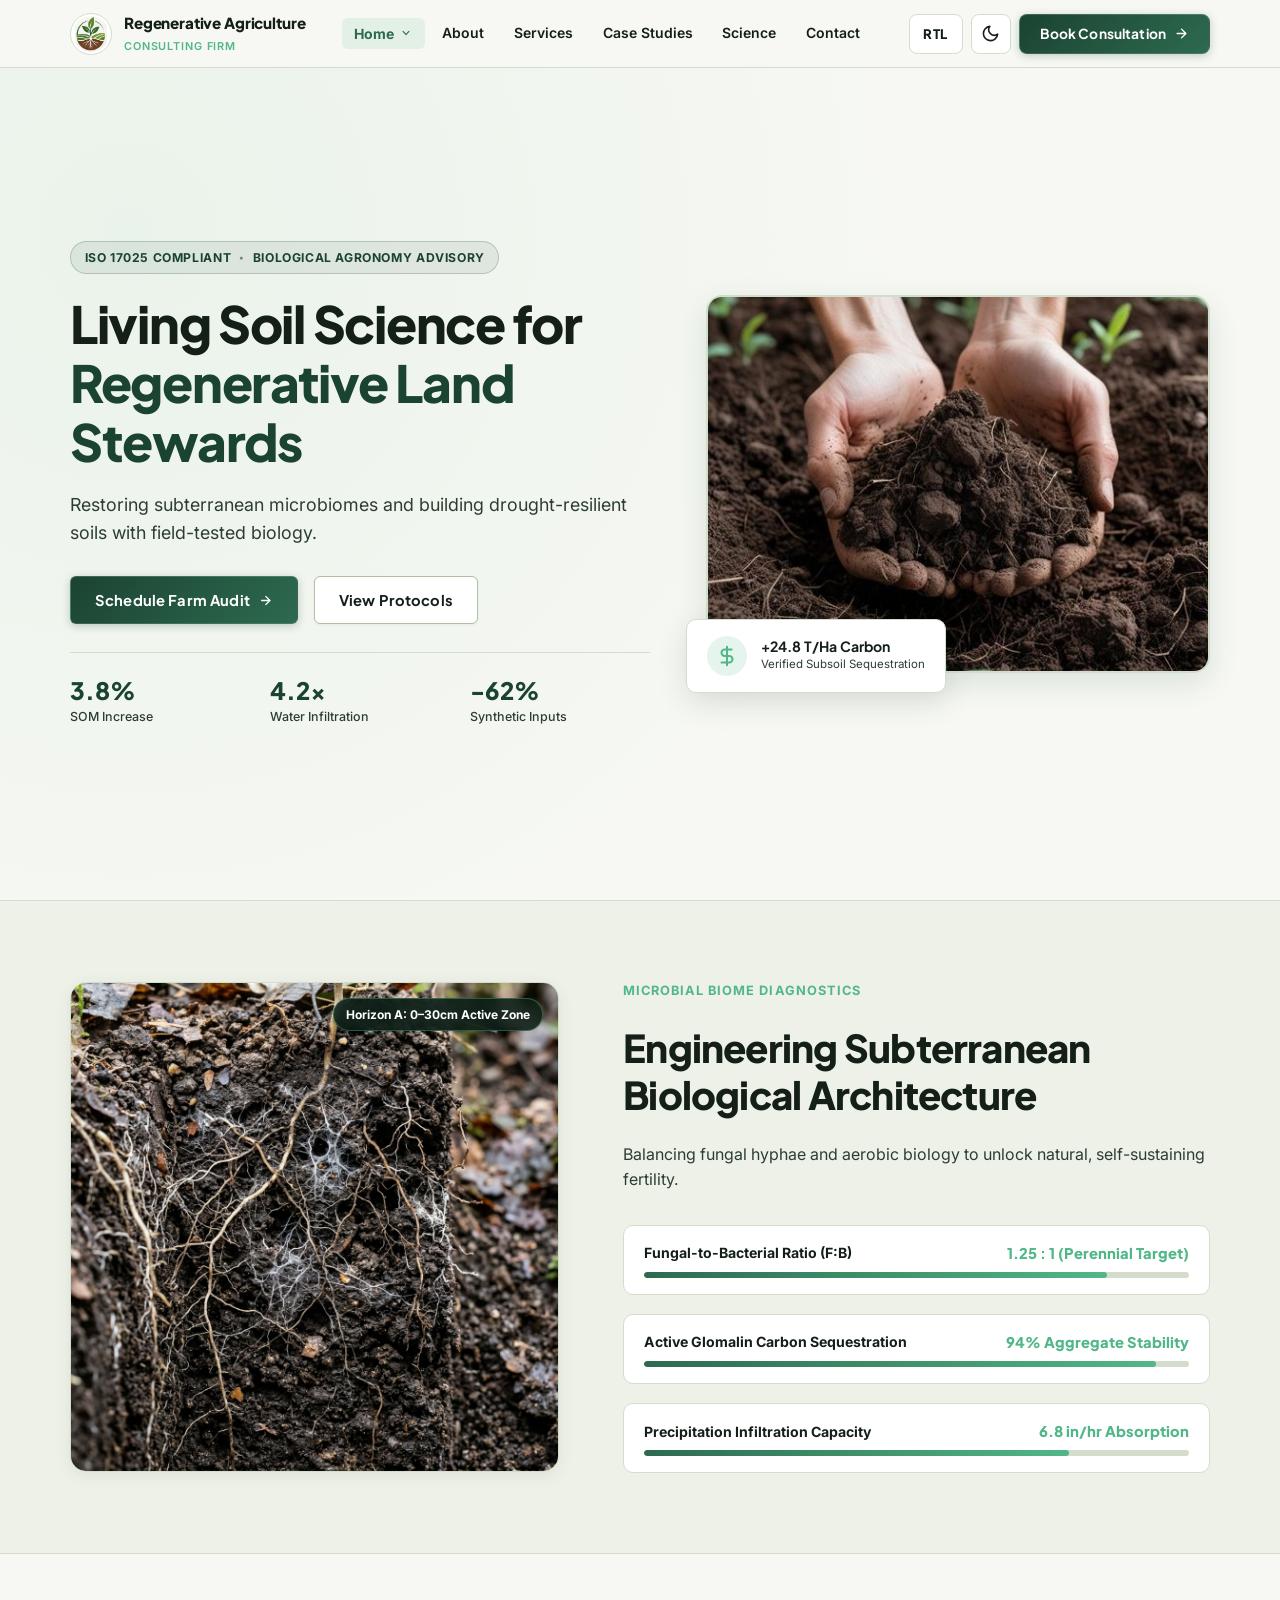
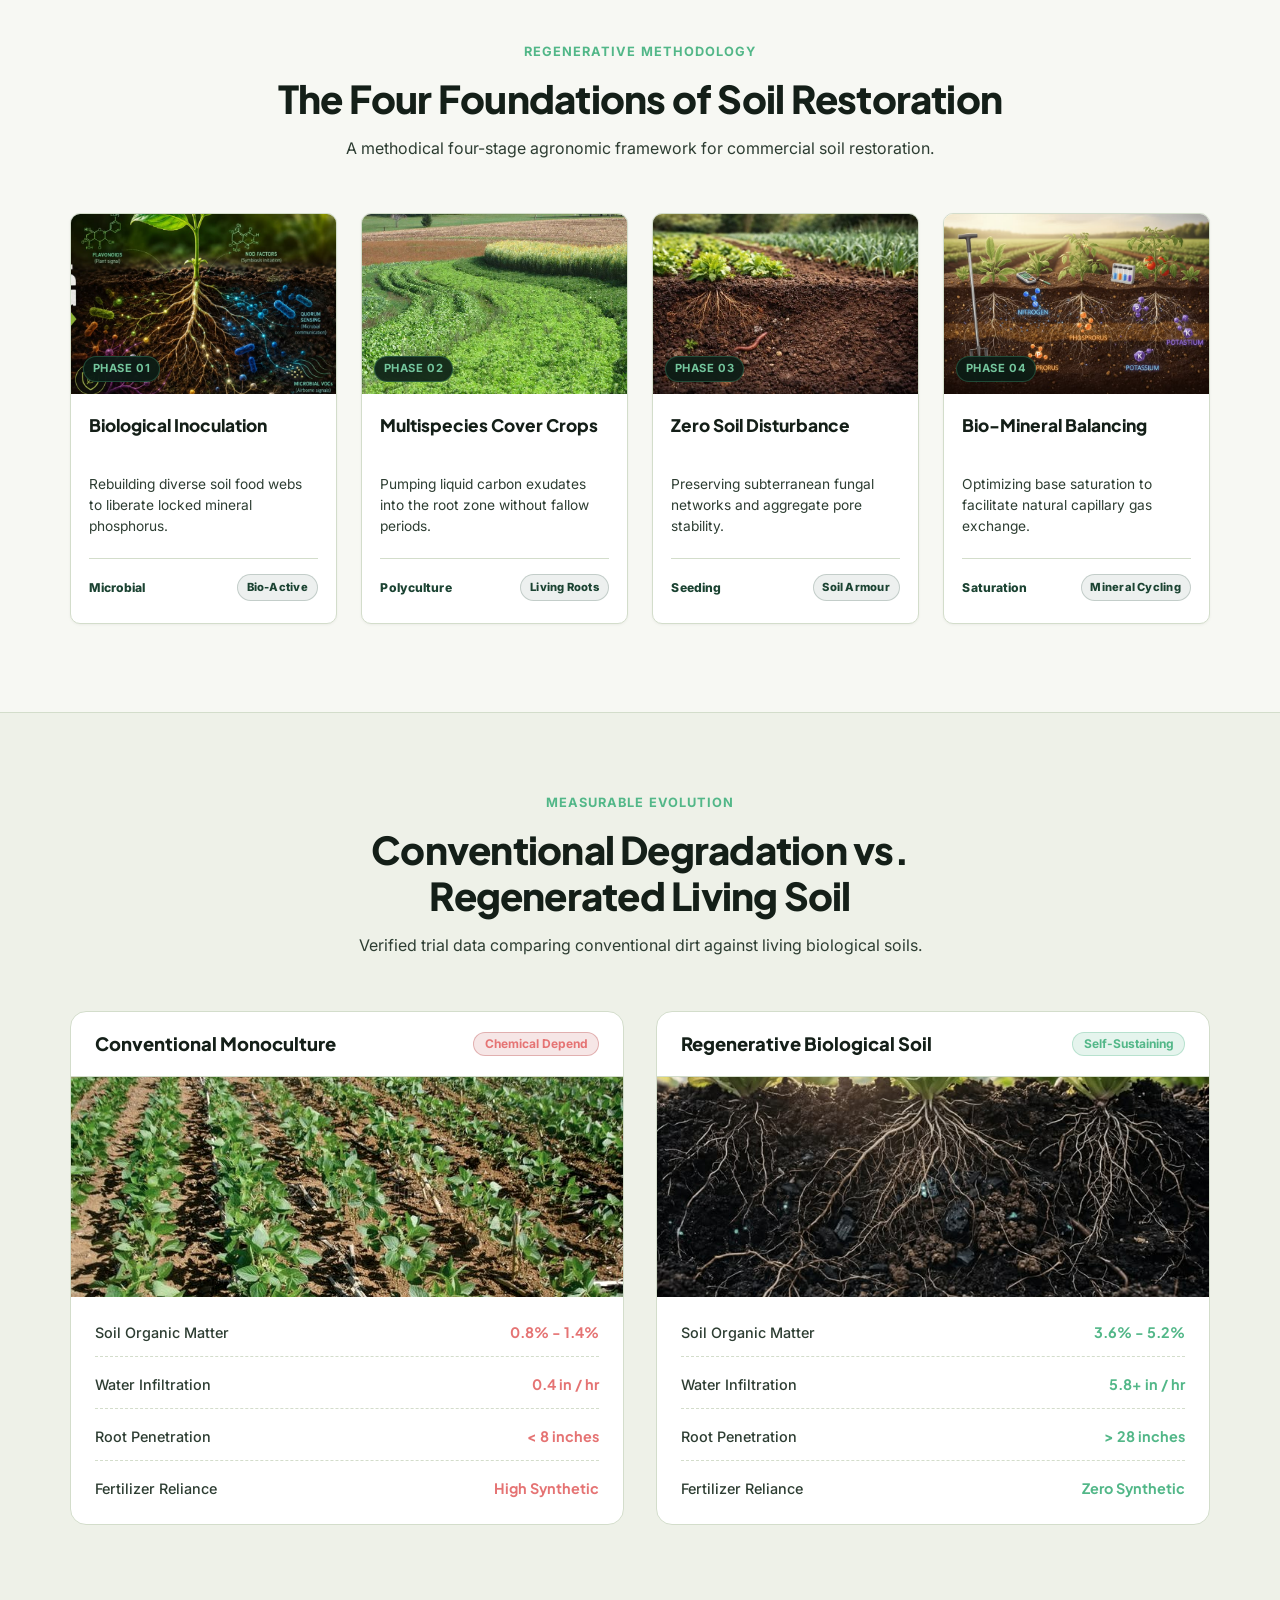
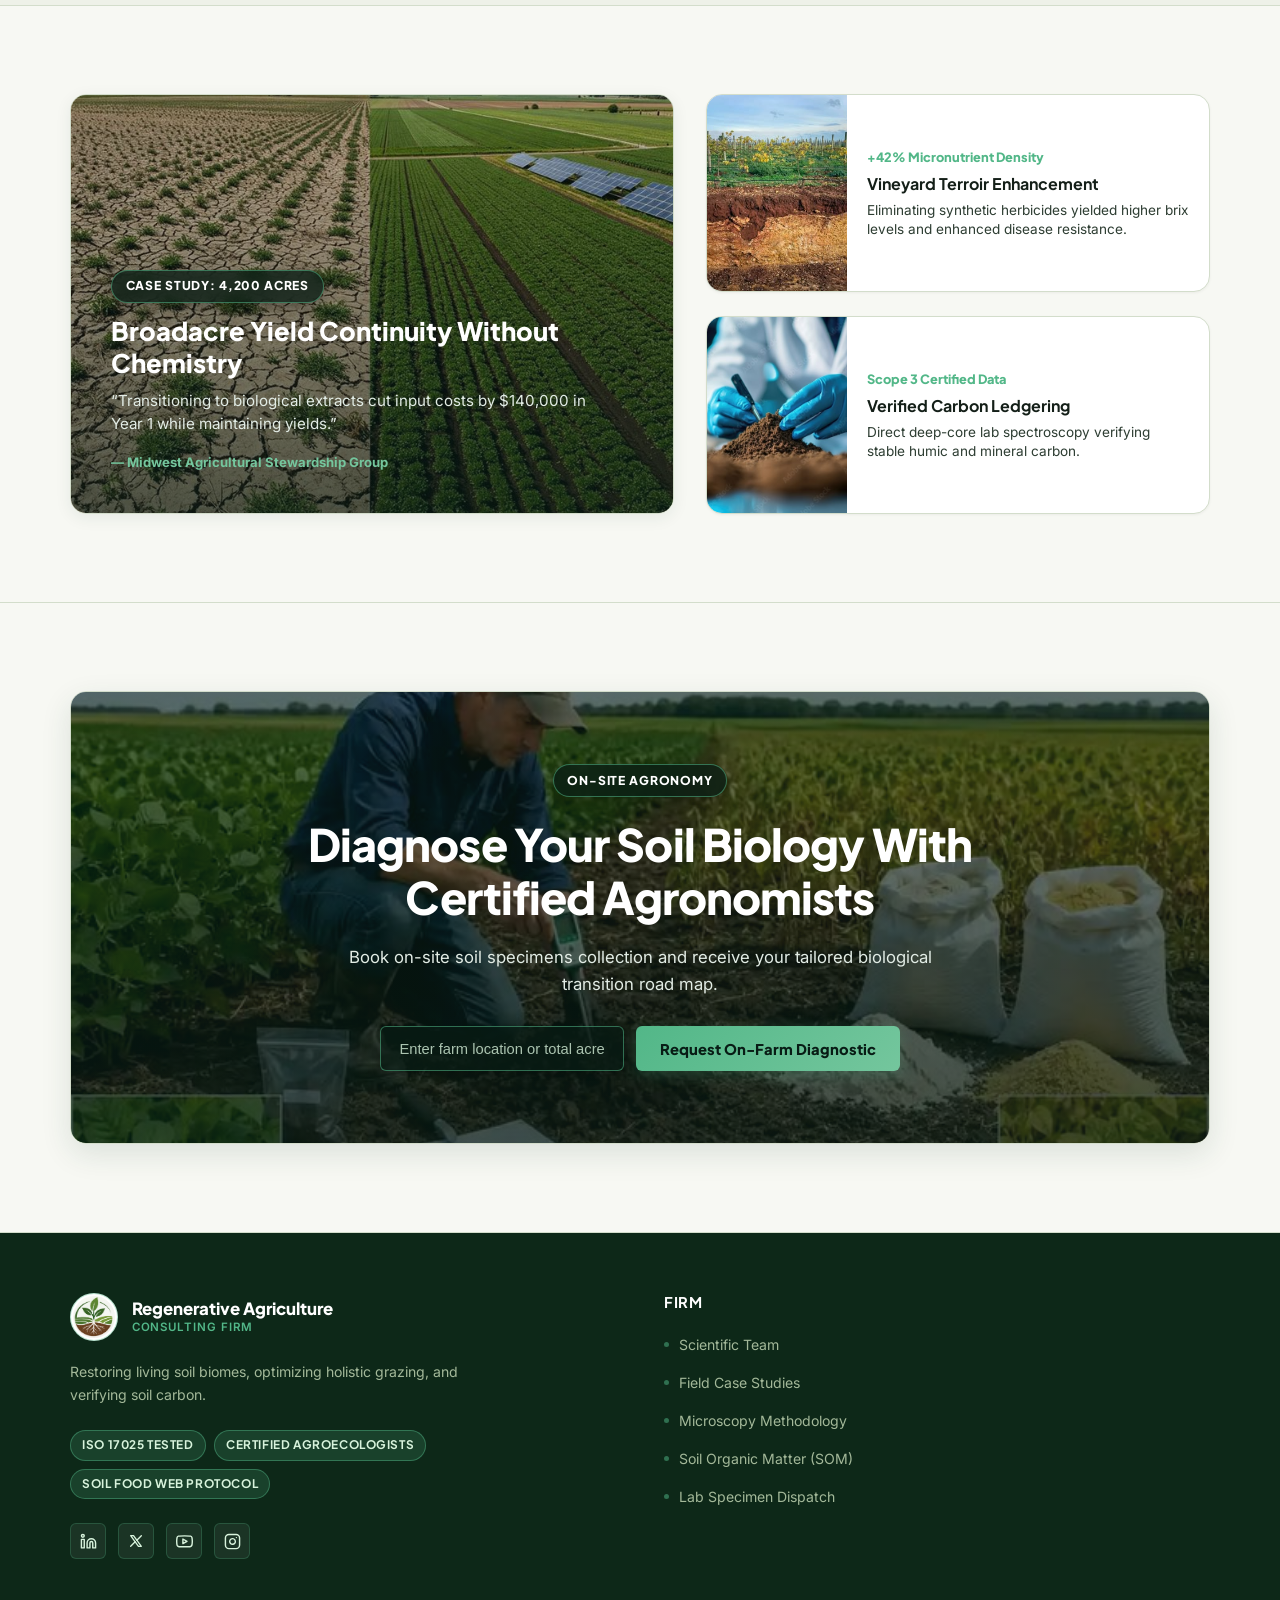
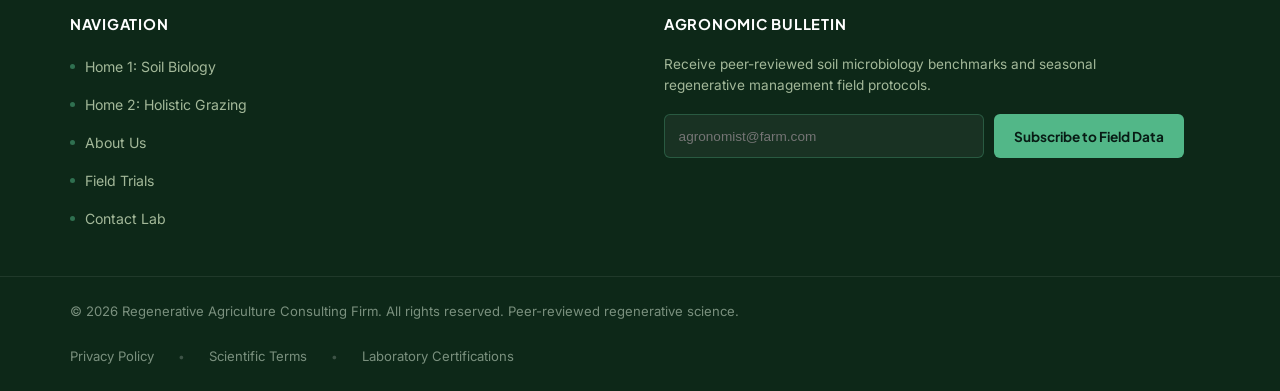
<file: index.html>
<!DOCTYPE html>
<html lang="en" dir="ltr">

<head>
  <meta charset="UTF-8">
  <meta name="viewport" content="width=device-width, initial-scale=1.0">
  <title>Regenerative Agriculture Consulting Firm | Soil Health & Agronomic Advisory</title>
  <meta name="description"
    content="Science-based regenerative agriculture consulting firm specializing in living soil biological restoration, holistic grazing plans, carbon measurement, and agroecological transitions.">

  <!-- Favicon using official brand logo from header -->
  <link rel="icon" type="image/png" href="assets/images/logo/logo.png">
  <link rel="shortcut icon" type="image/png" href="assets/images/logo/logo.png">
  <link rel="apple-touch-icon" href="assets/images/logo/logo.png">

  <!-- Core Design System & Responsive Stylesheet -->
  <link rel="stylesheet" href="assets/css/style.css?v=2.3">
  <link rel="stylesheet" href="assets/css/responsive.css?v=2.3">
</head>

<body>

  <!-- =======================================================================
       BRANDED PRELOADER
       ======================================================================= -->
  <div id="preloader" aria-hidden="true">
    <div class="loader-emblem">
      <img src="assets/images/logo/logo.png" alt="RegenAg Logo Loader" class="loader-logo-img">
      <div class="loader-ring"></div>
    </div>
    <div class="loader-bar-wrap">
      <div class="loader-bar"></div>
    </div>
    <span class="loader-text">Nurturing Living Soils</span>
  </div>

  <!-- =======================================================================
       FIXED COMPACT HEADER (Single line desktop, fixed top)
       ======================================================================= -->
  <header class="site-header" id="site-header">
    <div class="header-container">

      <!-- Brand Identity [Logo + Brand Name + Subtitle] -->
      <a href="index.html" class="brand-link" aria-label="Regenerative Agriculture Consulting Firm Home">
        <img src="assets/images/logo/logo.png" alt="Regenerative Agriculture Consulting Firm Emblem"
          class="brand-logo-img">
        <div class="brand-info">
          <span class="brand-title">Regenerative Agriculture</span>
          <span class="brand-subtitle">Consulting Firm</span>
        </div>
      </a>

      <!-- Desktop Navigation (Exactly 6 Nav Items on One Line) -->
      <nav class="desktop-nav" aria-label="Main Navigation">
        <ul class="nav-list">

          <!-- 1. Home (Click-Only Dropdown: Home 1, Home 2) -->
          <li class="nav-item">
            <button type="button" class="nav-link dropdown-trigger" aria-expanded="false" aria-haspopup="true"
              id="homeDropdownBtn">
              <span>Home</span>
              <svg class="dropdown-chevron" viewBox="0 0 20 20" fill="currentColor" aria-hidden="true">
                <path fill-rule="evenodd"
                  d="M5.23 7.21a.75.75 0 011.06.02L10 11.168l3.71-3.938a.75.75 0 111.08 1.04l-4.25 4.5a.75.75 0 01-1.08 0l-4.25-4.5a.75.75 0 01.02-1.06z"
                  clip-rule="evenodd" />
              </svg>
            </button>
            <div class="nav-dropdown" aria-labelledby="homeDropdownBtn">
              <a href="index.html" class="dropdown-link">
                <span>Home 1: Soil Biology</span>
                <span class="dropdown-badge">Core</span>
              </a>
              <a href="home-2.html" class="dropdown-link">
                <span>Home 2: Holistic Grazing</span>
                <span class="dropdown-badge">Ecosystem</span>
              </a>
            </div>
          </li>

          <!-- 2. About -->
          <li class="nav-item">
            <a href="about.html" class="nav-link">About</a>
          </li>

          <!-- 3. Services -->
          <li class="nav-item">
            <a href="services.html" class="nav-link">Services</a>
          </li>

          <!-- 4. Case Studies -->
          <li class="nav-item">
            <a href="case-studies.html" class="nav-link">Case Studies</a>
          </li>

          <!-- 5. Science / Soil Lab -->
          <li class="nav-item">
            <a href="science.html" class="nav-link">Science</a>
          </li>

          <!-- 6. Contact (Directly visible) -->
          <li class="nav-item">
            <a href="contact.html" class="nav-link">Contact</a>
          </li>
        </ul>
      </nav>

      <!-- Desktop Action Controls [RTL/LTR, Dark Mode, CTA] -->
      <div class="header-actions">

        <!-- RTL/LTR Toggle -->
        <button type="button" class="tool-btn rtl-toggle-btn" aria-label="Toggle text direction" title="Toggle RTL/LTR">
          <span class="rtl-text">RTL</span>
        </button>

        <!-- Dark Mode Toggle (#000000 Strict) -->
        <button type="button" class="tool-btn theme-toggle-btn" aria-label="Switch to dark mode"
          title="Switch to Dark Mode">
          <svg viewBox="0 0 24 24" fill="none" stroke="currentColor" stroke-width="2" stroke-linecap="round"
            stroke-linejoin="round" aria-hidden="true">
            <path d="M21 12.79A9 9 0 1 1 11.21 3 7 7 0 0 0 21 12.79z" />
          </svg>
        </button>

        <!-- CTA Action Button -->
        <a href="contact.html" class="btn-cta">
          <span>Book Consultation</span>
          <svg width="14" height="14" viewBox="0 0 24 24" fill="none" stroke="currentColor" stroke-width="2.5"
            stroke-linecap="round" stroke-linejoin="round" aria-hidden="true">
            <path d="M5 12h14M12 5l7 7-7 7" />
          </svg>
        </a>

        <!-- Mobile Menu Toggle Button (Visible on tablet/mobile) -->
        <button type="button" class="mobile-toggle-btn" aria-label="Open mobile navigation menu"
          aria-controls="mobileDrawer">
          <svg viewBox="0 0 24 24" fill="none" stroke="currentColor" stroke-width="2.2" stroke-linecap="round"
            stroke-linejoin="round" aria-hidden="true">
            <line x1="3" y1="12" x2="21" y2="12"></line>
            <line x1="3" y1="6" x2="21" y2="6"></line>
            <line x1="3" y1="18" x2="21" y2="18"></line>
          </svg>
        </button>

      </div>

    </div>
  </header>

  <!-- =======================================================================
       MOBILE MENU DRAWER & ACCORDION
       ======================================================================= -->
  <div class="mobile-overlay" aria-hidden="true"></div>

  <aside class="mobile-drawer" id="mobileDrawer" aria-label="Mobile Navigation Drawer">
    <div class="drawer-header">
      <div class="brand-link">
        <img src="assets/images/logo/logo.png" alt="RegenAg Logo" class="brand-logo-img">
        <div class="brand-info">
          <span class="brand-title">Regenerative Agriculture</span>
          <span class="brand-subtitle">Soil & Agroecology</span>
        </div>
      </div>
      <button type="button" class="drawer-close-btn" aria-label="Close mobile navigation">
        <svg viewBox="0 0 24 24" fill="none" stroke="currentColor" stroke-width="2.2" stroke-linecap="round"
          stroke-linejoin="round" aria-hidden="true">
          <line x1="18" y1="6" x2="6" y2="18"></line>
          <line x1="6" y1="6" x2="18" y2="18"></line>
        </svg>
      </button>
    </div>

    <!-- Mobile Navigation List -->
    <ul class="mobile-nav-list">

      <!-- Mobile Home Accordion (Click only) -->
      <li class="mobile-item">
        <button type="button" class="mobile-nav-link mobile-accordion-trigger" aria-expanded="false">
          <span>Home Overview</span>
          <svg class="dropdown-chevron" viewBox="0 0 20 20" fill="currentColor" width="16" height="16"
            aria-hidden="true">
            <path fill-rule="evenodd"
              d="M5.23 7.21a.75.75 0 011.06.02L10 11.168l3.71-3.938a.75.75 0 111.08 1.04l-4.25 4.5a.75.75 0 01-1.08 0l-4.25-4.5a.75.75 0 01.02-1.06z"
              clip-rule="evenodd" />
          </svg>
        </button>
        <div class="mobile-accordion">
          <a href="index.html" class="mobile-sub-link">Home 1: Soil Biology</a>
          <a href="home-2.html" class="mobile-sub-link">Home 2: Holistic Grazing</a>
        </div>
      </li>

      <li class="mobile-item">
        <a href="about.html" class="mobile-nav-link">About Firm</a>
      </li>

      <li class="mobile-item">
        <a href="services.html" class="mobile-nav-link">Services</a>
      </li>

      <li class="mobile-item">
        <a href="case-studies.html" class="mobile-nav-link">Case Studies</a>
      </li>

      <li class="mobile-item">
        <a href="science.html" class="mobile-nav-link">Soil Science</a>
      </li>

      <li class="mobile-item">
        <a href="contact.html" class="mobile-nav-link">Contact</a>
      </li>
    </ul>

    <!-- Mobile Drawer Footer Tools -->
    <div class="drawer-footer">
      <div class="drawer-tools">
        <button type="button" class="drawer-tool-item theme-toggle-btn" aria-label="Switch to dark mode">
          <svg width="18" height="18" viewBox="0 0 24 24" fill="none" stroke="currentColor" stroke-width="2"
            stroke-linecap="round" stroke-linejoin="round" aria-hidden="true">
            <path d="M21 12.79A9 9 0 1 1 11.21 3 7 7 0 0 0 21 12.79z" />
          </svg>
          <span>Dark Mode</span>
        </button>
        <button type="button" class="drawer-tool-item rtl-toggle-btn" aria-label="Toggle text direction">
          <span>RTL / LTR</span>
        </button>
      </div>

      <a href="contact.html" class="btn-cta" style="justify-content: center; width: 100%; text-align: center;">
        <span>Book Soil Consultation</span>
      </a>
    </div>
  </aside>

  <!-- =======================================================================
       MAIN CONTENT - HOME 1 (EXACTLY 6 CONTENT SECTIONS)
       ======================================================================= -->
  <main id="main-content">

    <!-- -------------------------------------------------------------------
         SECTION 1: HERO (Asymmetric Panoramic with Live Soil Metric)
         ------------------------------------------------------------------- -->
    <section class="h1-hero-section" aria-labelledby="hero-title">
      <div class="h1-hero-container">

        <div class="h1-hero-content">
          <div class="hero-pill">
            <span>ISO 17025 Compliant</span>
            <span class="hero-pill-sep">&bull;</span>
            <span>Biological Agronomy Advisory</span>
          </div>
          <h1 id="hero-title" class="hero-heading">
            Living Soil Science for <span class="hero-accent">Regenerative Land Stewards</span>
          </h1>
          <p class="hero-lead">
            Restoring subterranean microbiomes and building drought-resilient soils with field-tested biology.
          </p>
          <div class="hero-actions">
            <a href="contact.html" class="btn-cta">
              <span>Schedule Farm Audit</span>
              <svg width="14" height="14" viewBox="0 0 24 24" fill="none" stroke="currentColor" stroke-width="2.5"
                aria-hidden="true">
                <path d="M5 12h14M12 5l7 7-7 7" />
              </svg>
            </a>
            <a href="services.html" class="btn-secondary">
              <span>View Protocols</span>
            </a>
          </div>

          <div class="hero-stats-strip">
            <div class="stat-item">
              <span class="stat-num">3.8%</span>
              <span class="stat-label">SOM Increase</span>
            </div>
            <div class="stat-item">
              <span class="stat-num">4.2x</span>
              <span class="stat-label">Water Infiltration</span>
            </div>
            <div class="stat-item">
              <span class="stat-num">-62%</span>
              <span class="stat-label">Synthetic Inputs</span>
            </div>
          </div>
        </div>

        <div class="h1-hero-visual">
          <div class="hero-frame">
            <img src="assets/images/hero/p1.jpg"
              alt="Expansive agricultural fields managed with biological regenerative methods" class="hero-img">
          </div>
          <div class="hero-floating-card">
            <div class="floating-icon">
              <svg width="22" height="22" viewBox="0 0 24 24" fill="none" stroke="currentColor" stroke-width="2.2"
                stroke-linecap="round" stroke-linejoin="round" aria-hidden="true">
                <path d="M12 2v20M17 5H9.5a3.5 3.5 0 0 0 0 7h5a3.5 3.5 0 0 1 0 7H6" />
              </svg>
            </div>
            <div>
              <div class="floating-text-title">+24.8 T/Ha Carbon</div>
              <div class="floating-text-sub">Verified Subsoil Sequestration</div>
            </div>
          </div>
        </div>

      </div>
    </section>

    <!-- -------------------------------------------------------------------
         SECTION 2: SOIL HORIZON & BIOME VISUALIZER (Editorial Split)
         ------------------------------------------------------------------- -->
    <section class="h1-horizon-section" aria-labelledby="horizon-title">
      <div class="h1-horizon-container">

        <div class="horizon-visual-wrap">
          <div class="horizon-img-frame">
            <img src="assets/images/sections/horizon-subterranean-soil.jpg"
              alt="Deep root structures and symbiotic mycorrhizal mycelium flourishing in active humus layer"
              class="horizon-img" loading="lazy" width="600" height="600">
          </div>
          <div class="horizon-depth-badge">Horizon A: 0–30cm Active Zone</div>
        </div>

        <div class="horizon-content">
          <span class="section-eyebrow">Microbial Biome Diagnostics</span>
          <h2 id="horizon-title" class="section-title">
            Engineering Subterranean Biological Architecture
          </h2>
          <p class="section-desc">
            Balancing fungal hyphae and aerobic biology to unlock natural, self-sustaining fertility.
          </p>

          <div class="telemetry-stack">
            <div class="telemetry-row">
              <div class="telemetry-meta">
                <span class="telemetry-name">Fungal-to-Bacterial Ratio (F:B)</span>
                <span class="telemetry-val">1.25 : 1 (Perennial Target)</span>
              </div>
              <div class="telemetry-bar-bg">
                <div class="telemetry-bar-fill" style="width: 85%;"></div>
              </div>
            </div>

            <div class="telemetry-row">
              <div class="telemetry-meta">
                <span class="telemetry-name">Active Glomalin Carbon Sequestration</span>
                <span class="telemetry-val">94% Aggregate Stability</span>
              </div>
              <div class="telemetry-bar-bg">
                <div class="telemetry-bar-fill" style="width: 94%;"></div>
              </div>
            </div>

            <div class="telemetry-row">
              <div class="telemetry-meta">
                <span class="telemetry-name">Precipitation Infiltration Capacity</span>
                <span class="telemetry-val">6.8 in/hr Absorption</span>
              </div>
              <div class="telemetry-bar-bg">
                <div class="telemetry-bar-fill" style="width: 78%;"></div>
              </div>
            </div>
          </div>
        </div>

      </div>
    </section>

    <!-- -------------------------------------------------------------------
         SECTION 3: 4-PILLAR SOIL HEALTH MATRIX (Guaranteed Even Cards)
         ------------------------------------------------------------------- -->
    <section class="h1-pillars-section" aria-labelledby="pillars-title">
      <div class="h1-pillars-container">

        <div class="section-header-centered">
          <span class="section-eyebrow">Regenerative Methodology</span>
          <h2 id="pillars-title" class="section-title">
            The Four Foundations of Soil Restoration
          </h2>
          <p class="section-desc">
            A methodical four-stage agronomic framework for commercial soil restoration.
          </p>
        </div>

        <div class="pillars-grid">

          <!-- Pillar 1 -->
          <article class="pillar-card">
            <div class="pillar-thumb-wrap">
              <img src="assets/images/sections/p3.jpg"
                alt="Beneficial fungal hyphae and aerobic compost extract inoculation" class="pillar-thumb">
              <span class="pillar-pill">Phase 01</span>
            </div>
            <div class="pillar-body">
              <h3 class="pillar-heading">Biological Inoculation</h3>
              <p class="pillar-desc">
                Rebuilding diverse soil food webs to liberate locked mineral phosphorus.
              </p>
              <div class="pillar-footer">
                <span>Microbial </span>
                <span>Bio-Active</span>
              </div>
            </div>
          </article>

          <!-- Pillar 2 -->
          <article class="pillar-card">
            <div class="pillar-thumb-wrap">
              <img src="assets/images/sections/p4.jpg" alt="Multispecies diverse cover crop stand flowering in summer"
                class="pillar-thumb">
              <span class="pillar-pill">Phase 02</span>
            </div>
            <div class="pillar-body">
              <h3 class="pillar-heading">Multispecies Cover Crops</h3>
              <p class="pillar-desc">
                Pumping liquid carbon exudates into the root zone without fallow periods.
              </p>
              <div class="pillar-footer">
                <span>Polyculture </span>
                <span>Living Roots</span>
              </div>
            </div>
          </article>

          <!-- Pillar 3 -->
          <article class="pillar-card">
            <div class="pillar-thumb-wrap">
              <img src="assets/images/sections/p5.jpg"
                alt="Undisturbed soil surface preserved with organic crop residue" class="pillar-thumb">
              <span class="pillar-pill">Phase 03</span>
            </div>
            <div class="pillar-body">
              <h3 class="pillar-heading">Zero Soil Disturbance</h3>
              <p class="pillar-desc">
                Preserving subterranean fungal networks and aggregate pore stability.
              </p>
              <div class="pillar-footer">
                <span> Seeding</span>
                <span>Soil Armour</span>
              </div>
            </div>
          </article>

          <!-- Pillar 4 -->
          <article class="pillar-card">
            <div class="pillar-thumb-wrap">
              <img src="assets/images/sections/p6.jpg"
                alt="Rich granular dark humus soil with bio-available trace minerals" class="pillar-thumb">
              <span class="pillar-pill">Phase 04</span>
            </div>
            <div class="pillar-body">
              <h3 class="pillar-heading">Bio-Mineral Balancing</h3>
              <p class="pillar-desc">
                Optimizing base saturation to facilitate natural capillary gas exchange.
              </p>
              <div class="pillar-footer">
                <span> Saturation</span>
                <span>Mineral Cycling</span>
              </div>
            </div>
          </article>

        </div>

      </div>
    </section>

    <!-- -------------------------------------------------------------------
         SECTION 4: FIELD TRANSFORMATION SPECTRUM (Comparative View)
         ------------------------------------------------------------------- -->
    <section class="h1-compare-section" aria-labelledby="compare-title">
      <div class="h1-compare-container">

        <div class="section-header-centered">
          <span class="section-eyebrow">Measurable Evolution</span>
          <h2 id="compare-title" class="section-title">
            Conventional Degradation vs. Regenerated Living Soil
          </h2>
          <p class="section-desc">
            Verified trial data comparing conventional dirt against living biological soils.
          </p>
        </div>

        <div class="compare-card-grid">

          <!-- Box 1: Conventional -->
          <div class="compare-box">
            <div class="compare-header">
              <h3 style="font-size: 1.15rem; font-weight: 800;">Conventional Monoculture</h3>
              <span class="compare-tag-bad">Chemical Depend</span>
            </div>
            <div class="compare-img-wrap">
              <img src="assets/images/sections/p7.jpg" alt="Compacted soil with low root penetrability"
                class="compare-img" style="filter: grayscale(40%) contrast(110%);">
            </div>
            <div class="compare-points">
              <div class="compare-point-row">
                <span class="compare-point-label">Soil Organic Matter</span>
                <span class="compare-point-val" style="color: #E57373;">0.8% - 1.4%</span>
              </div>
              <div class="compare-point-row">
                <span class="compare-point-label">Water Infiltration</span>
                <span class="compare-point-val" style="color: #E57373;">0.4 in / hr</span>
              </div>
              <div class="compare-point-row">
                <span class="compare-point-label">Root Penetration</span>
                <span class="compare-point-val" style="color: #E57373;">&lt; 8 inches</span>
              </div>
              <div class="compare-point-row">
                <span class="compare-point-label">Fertilizer Reliance</span>
                <span class="compare-point-val" style="color: #E57373;">High Synthetic</span>
              </div>
            </div>
          </div>

          <!-- Box 2: Regenerative -->
          <div class="compare-box">
            <div class="compare-header">
              <h3 style="font-size: 1.15rem; font-weight: 800;">Regenerative Biological Soil</h3>
              <span class="compare-tag-good">Self-Sustaining</span>
            </div>
            <div class="compare-img-wrap">
              <img src="assets/images/sections/p8.jpg"
                alt="Rich black living soil teeming with microbial crumb structure" class="compare-img">
            </div>
            <div class="compare-points">
              <div class="compare-point-row">
                <span class="compare-point-label">Soil Organic Matter</span>
                <span class="compare-point-val" style="color: var(--color-sprout);">3.6% - 5.2%</span>
              </div>
              <div class="compare-point-row">
                <span class="compare-point-label">Water Infiltration</span>
                <span class="compare-point-val" style="color: var(--color-sprout);">5.8+ in / hr</span>
              </div>
              <div class="compare-point-row">
                <span class="compare-point-label">Root Penetration</span>
                <span class="compare-point-val" style="color: var(--color-sprout);">&gt; 28 inches</span>
              </div>
              <div class="compare-point-row">
                <span class="compare-point-label">Fertilizer Reliance</span>
                <span class="compare-point-val" style="color: var(--color-sprout);">Zero Synthetic</span>
              </div>
            </div>
          </div>

        </div>

      </div>
    </section>

    <!-- -------------------------------------------------------------------
         SECTION 5: FARM STEWARDSHIP IMPACT (Asymmetric Mosaic)
         ------------------------------------------------------------------- -->
    <section class="h1-mosaic-section" aria-labelledby="mosaic-title">
      <div class="h1-mosaic-container">

        <div class="mosaic-layout">

          <!-- Left Large Featured Mosaic Card -->
          <div class="mosaic-main-card">
            <img src="assets/images/sections/p9.jpg"
              alt="Vast commercial regenerative wheat farm under biological transition" class="mosaic-bg-img">
            <div class="mosaic-overlay"></div>
            <div class="mosaic-content">
              <span class="badge-tag">Case Study: 4,200 Acres</span>
              <h3 id="mosaic-title">Broadacre Yield Continuity Without Chemistry</h3>
              <p>
                “Transitioning to biological extracts cut input costs by $140,000 in Year 1 while maintaining yields.”
              </p>
              <div style="font-size: 0.82rem; font-weight: 700; color: var(--color-sprout-soft); margin-top: 0.25rem;">
                — Midwest Agricultural Stewardship Group
              </div>
            </div>
          </div>

          <!-- Right Stacked Dual Cards -->
          <div class="mosaic-side-stack">

            <div class="mosaic-sub-card">
              <img src="assets/images/sections/p10.jpg"
                alt="Agroecological vineyard with permanent diverse clover cover crop" class="mosaic-sub-thumb">
              <div class="mosaic-sub-body">
                <span class="mosaic-metric-tag">+42% Micronutrient Density</span>
                <h4 class="mosaic-sub-title">Vineyard Terroir Enhancement</h4>
                <p class="mosaic-sub-text">
                  Eliminating synthetic herbicides yielded higher brix levels and enhanced disease resistance.
                </p>
              </div>
            </div>

            <div class="mosaic-sub-card">
              <img src="assets/images/sections/p11.jpg" alt="Rich soil aggregates collected for lab spectroscopy"
                class="mosaic-sub-thumb">
              <div class="mosaic-sub-body">
                <span class="mosaic-metric-tag">Scope 3 Certified Data</span>
                <h4 class="mosaic-sub-title">Verified Carbon Ledgering</h4>
                <p class="mosaic-sub-text">
                  Direct deep-core lab spectroscopy verifying stable humic and mineral carbon.
                </p>
              </div>
            </div>

          </div>

        </div>

      </div>
    </section>

    <!-- -------------------------------------------------------------------
         SECTION 6: CONSULTATION ACTION (Full Panoramic Horizon)
         ------------------------------------------------------------------- -->
    <section class="h1-cta-section" aria-labelledby="cta-heading">
      <div class="h1-cta-container">
        <div class="cta-banner-card">
          <img src="assets/images/sections/p12.jpg" alt="Agricultural fields at dusk with rich restored soils"
            class="cta-banner-bg">
          <div class="cta-banner-overlay"></div>
          <div class="cta-banner-inner">
            <span class="badge-tag" style="background: rgba(82, 183, 136, 0.25); color: #FFFFFF;">On-Site
              Agronomy</span>
            <h2 id="cta-heading" class="cta-heading">
              Diagnose Your Soil Biology With Certified Agronomists
            </h2>
            <p class="cta-lead">
              Book on-site soil specimens collection and receive your tailored biological transition road map.
            </p>

            <form class="cta-action-form" onsubmit="event.preventDefault(); window.location.href='contact.html';">
              <input type="text" placeholder="Enter farm location or total acres" class="cta-input" required
                aria-label="Farm location or acreage">
              <button type="submit" class="cta-submit-btn">
                Request On-Farm Diagnostic
              </button>
            </form>
          </div>
        </div>
      </div>
    </section>

  </main>

  <!-- =======================================================================
       SHARED EDITORIAL FOOTER
       ======================================================================= -->
  <footer class="site-footer">
    <div class="footer-top">

      <!-- 1. Brand Column -->
      <div class="footer-brand">
        <a href="index.html" class="footer-brand-header" aria-label="Regenerative Agriculture Consulting Firm Home">
          <img src="assets/images/logo/logo.png" alt="Regenerative Agriculture Consulting Logo" class="footer-logo-img">
          <div>
            <div class="footer-brand-title">Regenerative Agriculture</div>
            <div class="footer-brand-sub">Consulting Firm</div>
          </div>
        </a>
        <p class="footer-bio">
          Restoring living soil biomes, optimizing holistic grazing, and verifying soil carbon.
        </p>
        <div class="footer-accreditations">
          <span class="badge-tag">ISO 17025 Tested</span>
          <span class="badge-tag">Certified Agroecologists</span>
          <span class="badge-tag">Soil Food Web Protocol</span>
        </div>
        <div class="footer-socials">
          <a href="https://linkedin.com" target="_blank" rel="noopener noreferrer" class="footer-social-link"
            aria-label="LinkedIn">
            <svg width="17" height="17" viewBox="0 0 24 24" fill="none" stroke="currentColor" stroke-width="2"
              stroke-linecap="round" stroke-linejoin="round" aria-hidden="true">
              <path d="M16 8a6 6 0 0 1 6 6v7h-4v-7a2 2 0 0 0-2-2 2 2 0 0 0-2 2v7h-4v-7a6 6 0 0 1 6-6z" />
              <rect x="2" y="9" width="4" height="12" />
              <circle cx="4" cy="4" r="2" />
            </svg>
          </a>
          <a href="https://twitter.com" target="_blank" rel="noopener noreferrer" class="footer-social-link"
            aria-label="X (Twitter)">
            <svg width="16" height="16" viewBox="0 0 24 24" fill="none" stroke="currentColor" stroke-width="2"
              stroke-linecap="round" stroke-linejoin="round" aria-hidden="true">
              <path d="M4 4l11.733 16h4.267l-11.733 -16z" />
              <path d="M4 20l6.768 -6.768m2.46 -2.46l6.772 -6.772" />
            </svg>
          </a>
          <a href="https://youtube.com" target="_blank" rel="noopener noreferrer" class="footer-social-link"
            aria-label="YouTube">
            <svg width="17" height="17" viewBox="0 0 24 24" fill="none" stroke="currentColor" stroke-width="2"
              stroke-linecap="round" stroke-linejoin="round" aria-hidden="true">
              <path
                d="M22.54 6.42a2.78 2.78 0 0 0-1.94-2C18.88 4 12 4 12 4s-6.88 0-8.6.46a2.78 2.78 0 0 0-1.94 2A29 29 0 0 0 1 11.75a29 29 0 0 0 .46 5.33A2.78 2.78 0 0 0 3.4 19c1.72.46 8.6.46 8.6.46s6.88 0 8.6-.46a2.78 2.78 0 0 0 1.94-2 29 29 0 0 0 .46-5.25 29 29 0 0 0-.46-5.33z" />
              <polygon points="9.75 15.02 15.5 11.75 9.75 8.48 9.75 15.02" />
            </svg>
          </a>
          <a href="https://instagram.com" target="_blank" rel="noopener noreferrer" class="footer-social-link"
            aria-label="Instagram">
            <svg width="17" height="17" viewBox="0 0 24 24" fill="none" stroke="currentColor" stroke-width="2"
              stroke-linecap="round" stroke-linejoin="round" aria-hidden="true">
              <rect x="2" y="2" width="20" height="20" rx="5" ry="5" />
              <path d="M16 11.37A4 4 0 1 1 12.63 8 4 4 0 0 1 16 11.37z" />
              <line x1="17.5" y1="6.5" x2="17.51" y2="6.5" />
            </svg>
          </a>
        </div>
      </div>

      <!-- 3. Scientific Hub -->
      <div class="footer-col">
        <h2 class="footer-col-title">Firm</h2>
        <ul class="footer-nav-list">
          <li><a href="about.html" class="footer-link">Scientific Team</a></li>
          <li><a href="case-studies.html" class="footer-link">Field Case Studies</a></li>
          <li><a href="science.html" class="footer-link">Microscopy Methodology</a></li>
          <li><a href="about.html" class="footer-link">Soil Organic Matter (SOM)</a></li>
          <li><a href="contact.html" class="footer-link">Lab Specimen Dispatch</a></li>
        </ul>
      </div>

      <!-- 4. Quick Links -->
      <div class="footer-col">
        <h2 class="footer-col-title">Navigation</h2>
        <ul class="footer-nav-list">
          <li><a href="index.html" class="footer-link">Home 1: Soil Biology</a></li>
          <li><a href="home-2.html" class="footer-link">Home 2: Holistic Grazing</a></li>
          <li><a href="about.html" class="footer-link">About Us</a></li>
          <li><a href="case-studies.html" class="footer-link">Field Trials</a></li>
          <li><a href="contact.html" class="footer-link">Contact Lab</a></li>
        </ul>
      </div>

      <!-- 5. Field Bulletin / Newsletter -->
      <div class="footer-newsletter">
        <h2 class="footer-col-title">Agronomic Bulletin</h2>
        <p class="footer-dispatch-desc">
          Receive peer-reviewed soil microbiology benchmarks and seasonal regenerative management field protocols.
        </p>
        <form class="footer-newsletter-form"
          onsubmit="event.preventDefault(); alert('Subscribed to Agronomic Bulletin!');">
          <div class="dispatch-input-wrap">
            <input type="email" placeholder="agronomist@farm.com" required class="dispatch-input"
              aria-label="Work email address">
          </div>
          <button type="submit" class="dispatch-btn">Subscribe to Field Data</button>
        </form>
      </div>

    </div>

    <!-- Footer Bottom Strip -->
    <div class="footer-bottom">
      <div class="footer-bottom-inner">
        <p>&copy; 2026 Regenerative Agriculture Consulting Firm. All rights reserved. Peer-reviewed regenerative
          science.</p>
        <ul class="footer-meta-links">
          <li><a href="#" class="footer-link">Privacy Policy</a></li>
          <li><a href="#" class="footer-link">Scientific Terms</a></li>
          <li><a href="#" class="footer-link">Laboratory Certifications</a></li>
        </ul>
      </div>
    </div>
  </footer>

  <!-- =======================================================================
       SCROLL TO TOP BUTTON
       ======================================================================= -->
  <button type="button" id="scroll-to-top" aria-label="Scroll to top of page">
    <svg viewBox="0 0 24 24" fill="none" stroke="currentColor" stroke-width="2.5" stroke-linecap="round"
      stroke-linejoin="round" aria-hidden="true">
      <polyline points="18 15 12 9 6 15"></polyline>
    </svg>
  </button>

  <!-- External JavaScript Only -->
  <script src="assets/js/main.js"></script>
</body>

</html>
</file>
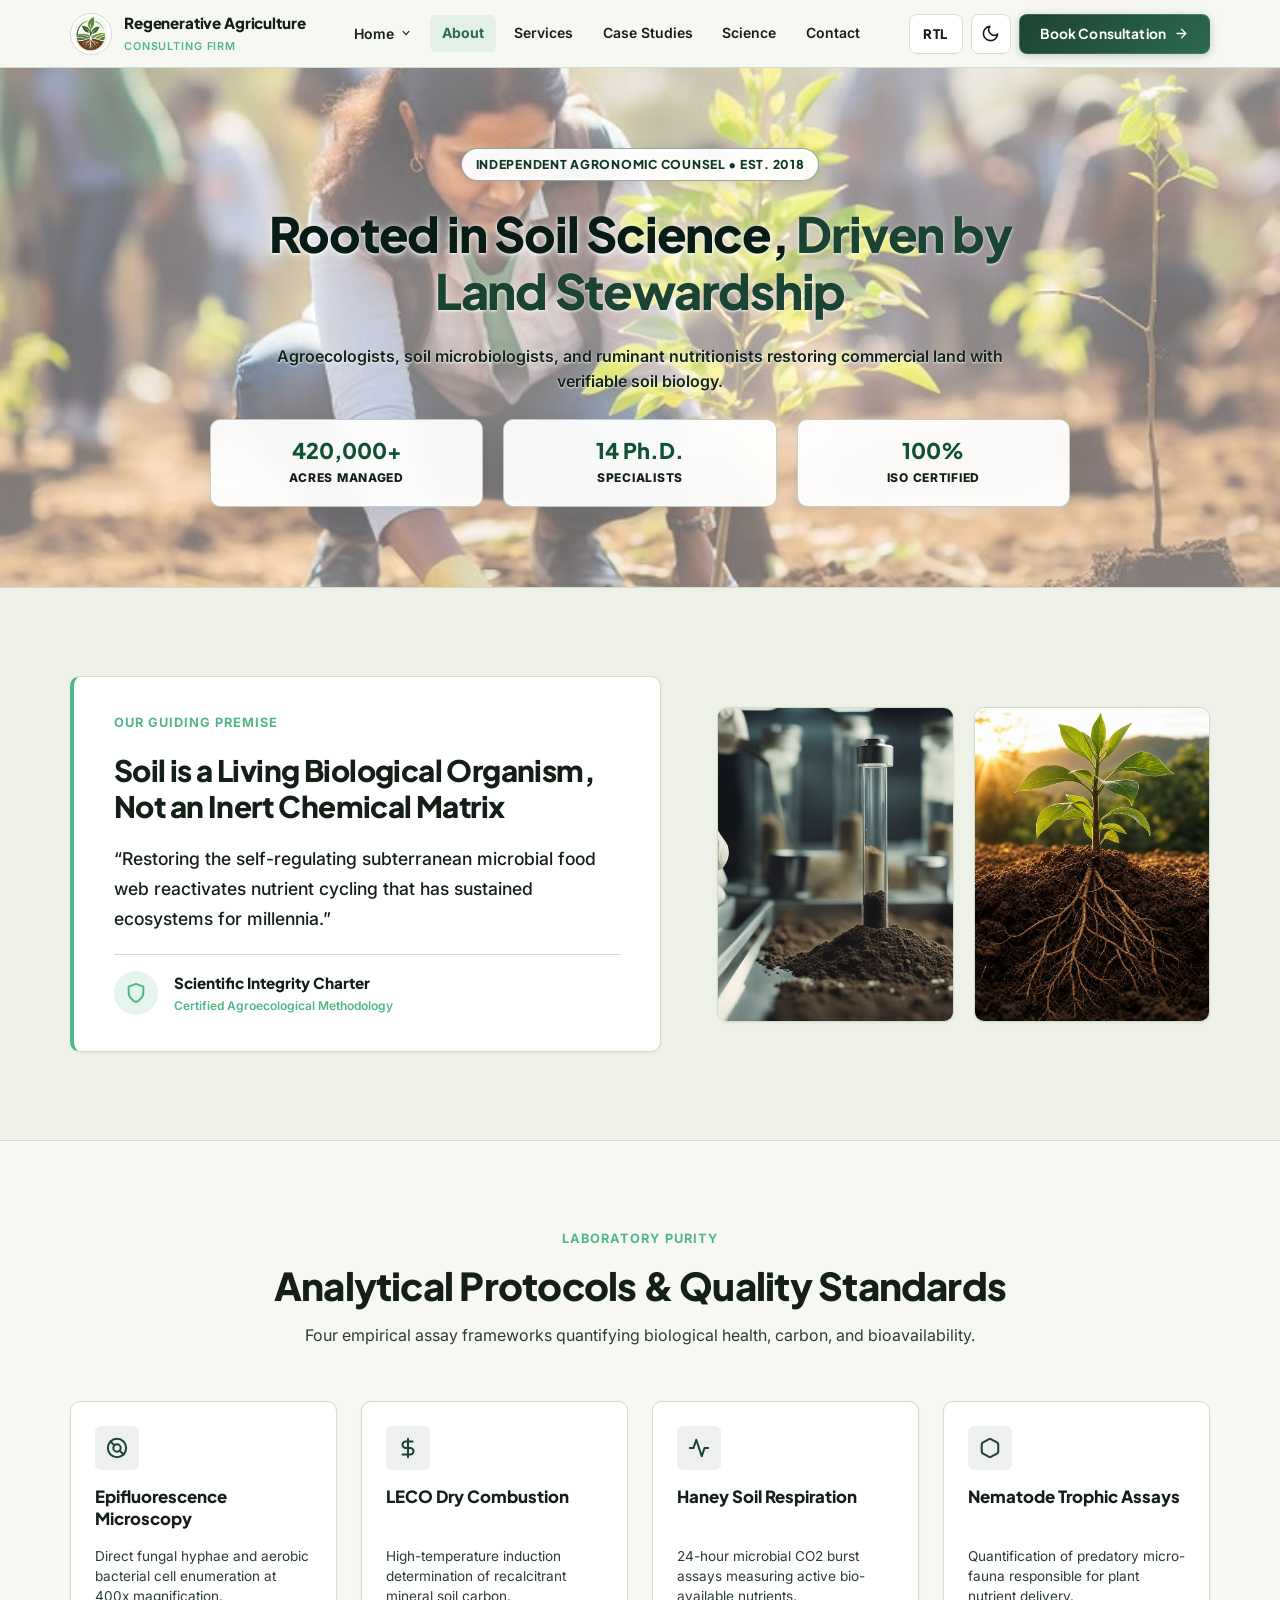
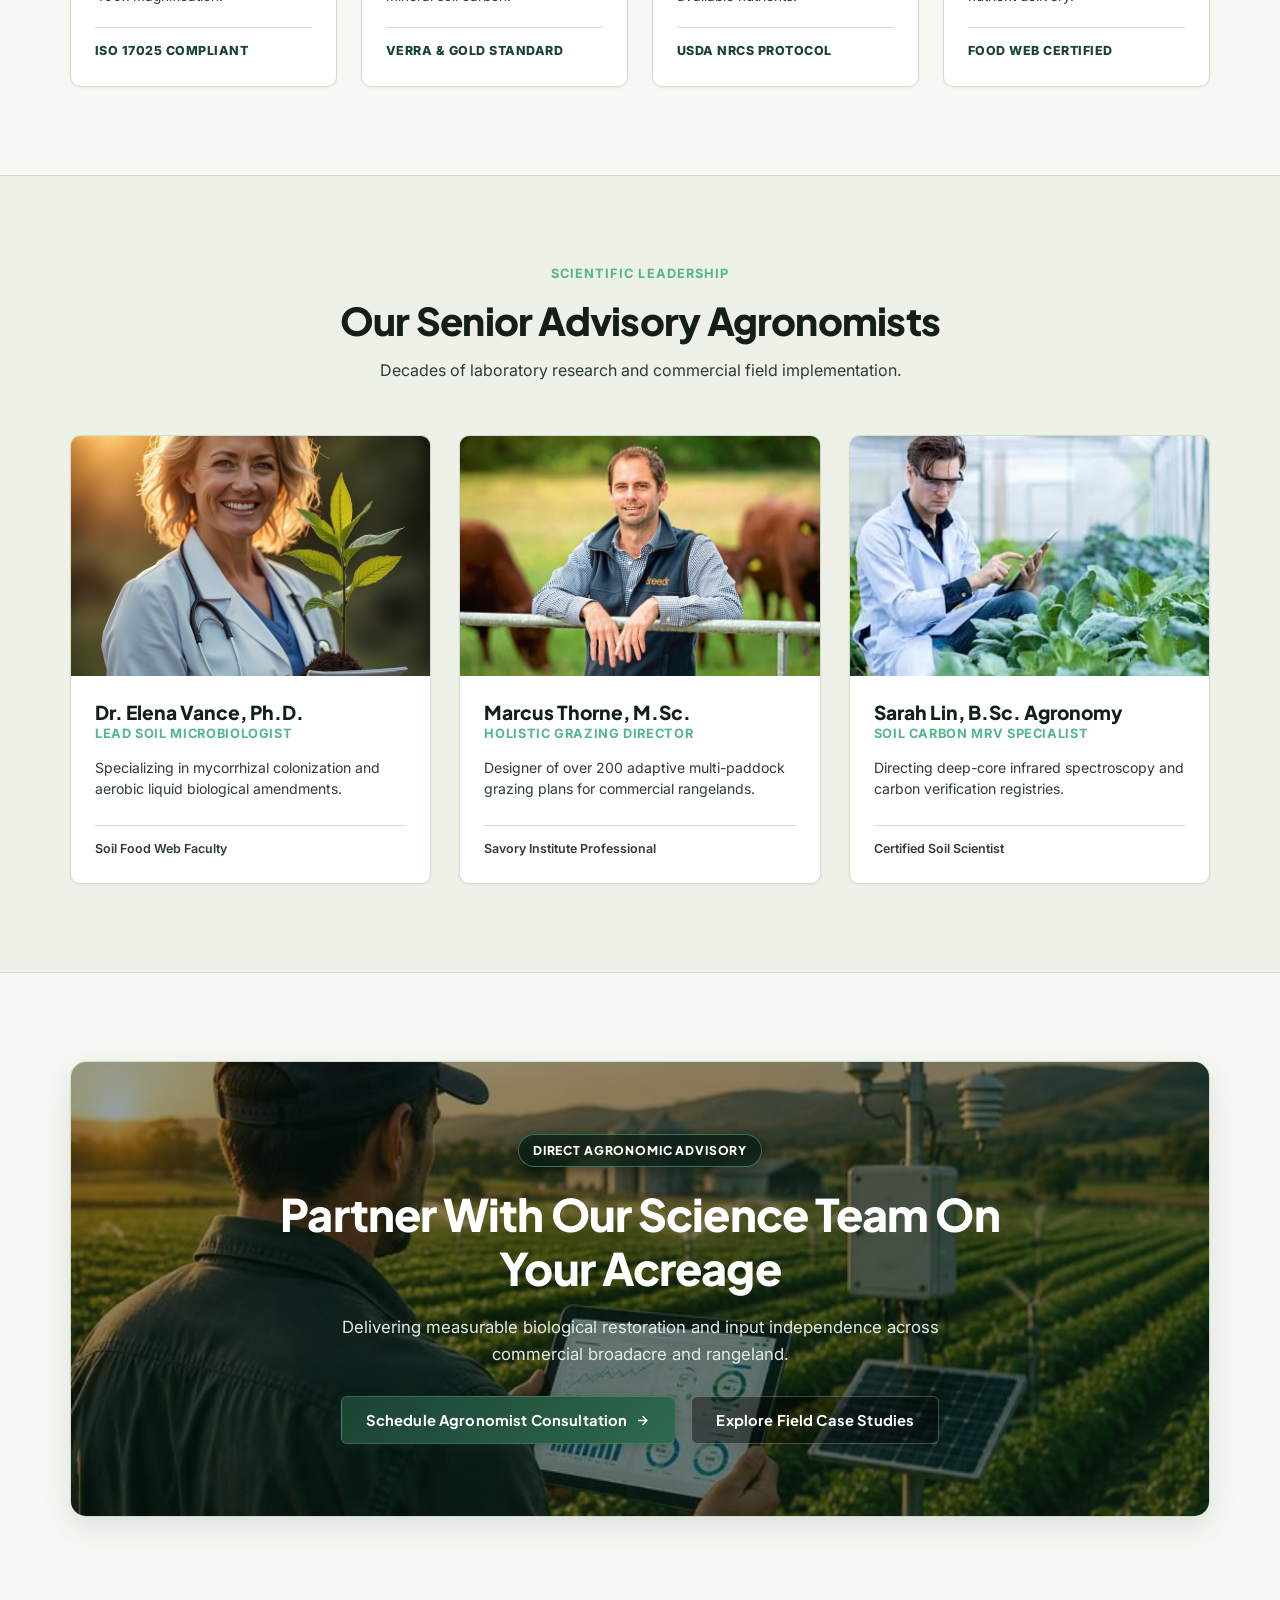
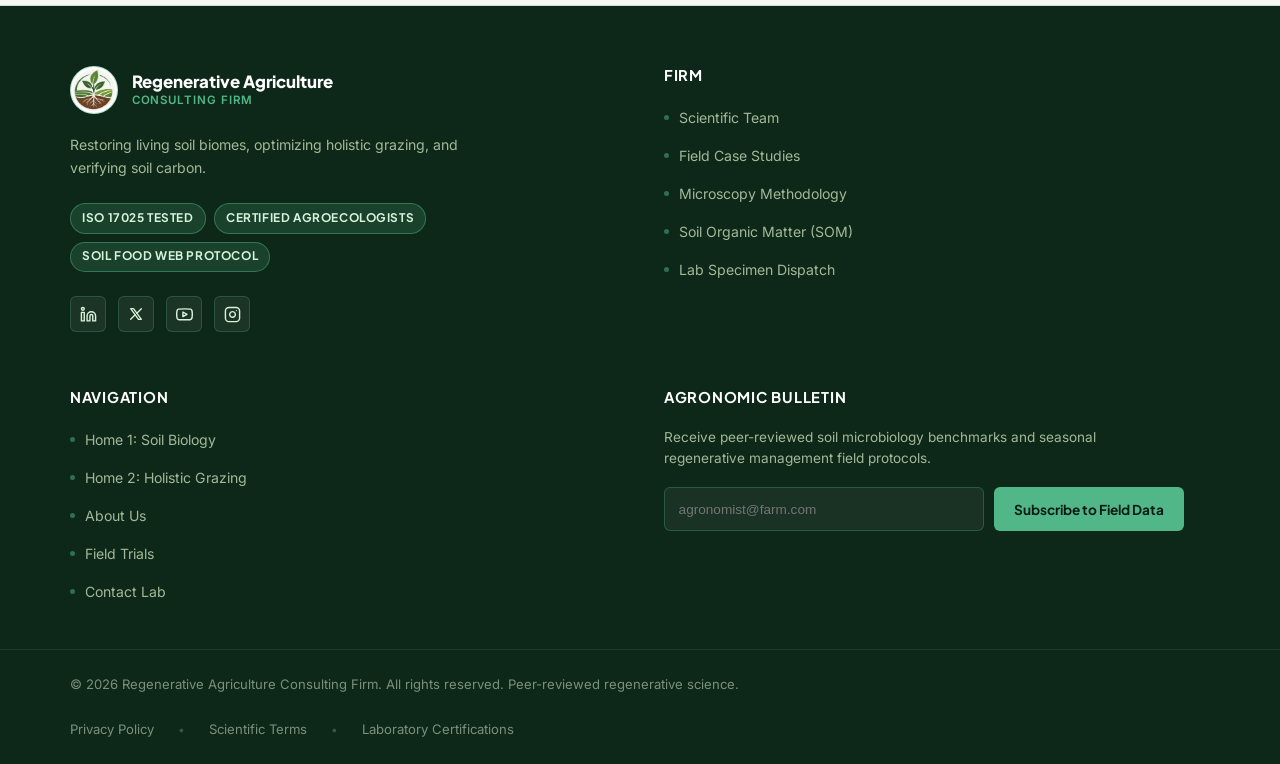
<file: about.html>
<!DOCTYPE html>
<html lang="en" dir="ltr">

<head>
  <meta charset="UTF-8">
  <meta name="viewport" content="width=device-width, initial-scale=1.0">
  <title>About Our Firm | Regenerative Agriculture Consulting Firm</title>
  <meta name="description"
    content="Pioneering living soil ecology, multi-paddock grazing design, and scientific land rehabilitation led by accredited Ph.D. agronomists and soil microbiologists.">

  <!-- Favicon using official brand logo from header -->
  <link rel="icon" type="image/png" href="assets/images/logo/logo.png">
  <link rel="shortcut icon" type="image/png" href="assets/images/logo/logo.png">
  <link rel="apple-touch-icon" href="assets/images/logo/logo.png">

  <!-- Core Design System & Responsive Stylesheet -->
  <link rel="stylesheet" href="assets/css/style.css?v=2.3">
  <link rel="stylesheet" href="assets/css/responsive.css?v=2.3">
</head>

<body>

  <!-- =======================================================================
       BRANDED PRELOADER
       ======================================================================= -->
  <div id="preloader" aria-hidden="true">
    <div class="loader-emblem">
      <img src="assets/images/logo/logo.png" alt="RegenAg Logo Loader" class="loader-logo-img">
      <div class="loader-ring"></div>
    </div>
    <div class="loader-bar-wrap">
      <div class="loader-bar"></div>
    </div>
    <span class="loader-text">Science-Led Agroecology</span>
  </div>

  <!-- =======================================================================
       FIXED COMPACT HEADER (Single line desktop, fixed top)
       ======================================================================= -->
  <header class="site-header" id="site-header">
    <div class="header-container">

      <!-- Brand Identity [Logo + Brand Name + Subtitle] -->
      <a href="index.html" class="brand-link" aria-label="Regenerative Agriculture Consulting Firm Home">
        <img src="assets/images/logo/logo.png" alt="Regenerative Agriculture Consulting Firm Emblem"
          class="brand-logo-img">
        <div class="brand-info">
          <span class="brand-title">Regenerative Agriculture</span>
          <span class="brand-subtitle">Consulting Firm</span>
        </div>
      </a>

      <!-- Desktop Navigation (Exactly 6 Nav Items on One Line) -->
      <nav class="desktop-nav" aria-label="Main Navigation">
        <ul class="nav-list">

          <!-- 1. Home (Click-Only Dropdown: Home 1, Home 2) -->
          <li class="nav-item">
            <button type="button" class="nav-link dropdown-trigger" aria-expanded="false" aria-haspopup="true"
              id="homeDropdownBtn">
              <span>Home</span>
              <svg class="dropdown-chevron" viewBox="0 0 20 20" fill="currentColor" aria-hidden="true">
                <path fill-rule="evenodd"
                  d="M5.23 7.21a.75.75 0 011.06.02L10 11.168l3.71-3.938a.75.75 0 111.08 1.04l-4.25 4.5a.75.75 0 01-1.08 0l-4.25-4.5a.75.75 0 01.02-1.06z"
                  clip-rule="evenodd" />
              </svg>
            </button>
            <div class="nav-dropdown" aria-labelledby="homeDropdownBtn">
              <a href="index.html" class="dropdown-link">
                <span>Home 1: Soil Biology</span>
                <span class="dropdown-badge">Core</span>
              </a>
              <a href="home-2.html" class="dropdown-link">
                <span>Home 2: Holistic Grazing</span>
                <span class="dropdown-badge">Ecosystem</span>
              </a>
            </div>
          </li>

          <!-- 2. About (Active Inner Page) -->
          <li class="nav-item">
            <a href="about.html" class="nav-link active">About</a>
          </li>

          <!-- 3. Services -->
          <li class="nav-item">
            <a href="services.html" class="nav-link">Services</a>
          </li>

          <!-- 4. Case Studies -->
          <li class="nav-item">
            <a href="case-studies.html" class="nav-link">Case Studies</a>
          </li>

          <!-- 5. Science / Soil Lab -->
          <li class="nav-item">
            <a href="science.html" class="nav-link">Science</a>
          </li>

          <!-- 6. Contact (Directly visible) -->
          <li class="nav-item">
            <a href="contact.html" class="nav-link">Contact</a>
          </li>
        </ul>
      </nav>

      <!-- Desktop Action Controls [RTL/LTR, Dark Mode, CTA] -->
      <div class="header-actions">

        <!-- RTL/LTR Toggle -->
        <button type="button" class="tool-btn rtl-toggle-btn" aria-label="Toggle text direction" title="Toggle RTL/LTR">
          <span class="rtl-text">RTL</span>
        </button>

        <!-- Dark Mode Toggle (#000000 Strict) -->
        <button type="button" class="tool-btn theme-toggle-btn" aria-label="Switch to dark mode"
          title="Switch to Dark Mode">
          <svg viewBox="0 0 24 24" fill="none" stroke="currentColor" stroke-width="2" stroke-linecap="round"
            stroke-linejoin="round" aria-hidden="true">
            <path d="M21 12.79A9 9 0 1 1 11.21 3 7 7 0 0 0 21 12.79z" />
          </svg>
        </button>

        <!-- CTA Action Button -->
        <a href="contact.html" class="btn-cta">
          <span>Book Consultation</span>
          <svg width="14" height="14" viewBox="0 0 24 24" fill="none" stroke="currentColor" stroke-width="2.5"
            stroke-linecap="round" stroke-linejoin="round" aria-hidden="true">
            <path d="M5 12h14M12 5l7 7-7 7" />
          </svg>
        </a>

        <!-- Mobile Menu Toggle Button (Visible on tablet/mobile) -->
        <button type="button" class="mobile-toggle-btn" aria-label="Open mobile navigation menu"
          aria-controls="mobileDrawer">
          <svg viewBox="0 0 24 24" fill="none" stroke="currentColor" stroke-width="2.2" stroke-linecap="round"
            stroke-linejoin="round" aria-hidden="true">
            <line x1="3" y1="12" x2="21" y2="12"></line>
            <line x1="3" y1="6" x2="21" y2="6"></line>
            <line x1="3" y1="18" x2="21" y2="18"></line>
          </svg>
        </button>

      </div>

    </div>
  </header>

  <!-- =======================================================================
       MOBILE MENU DRAWER & ACCORDION
       ======================================================================= -->
  <div class="mobile-overlay" aria-hidden="true"></div>

  <aside class="mobile-drawer" id="mobileDrawer" aria-label="Mobile Navigation Drawer">
    <div class="drawer-header">
      <div class="brand-link">
        <img src="assets/images/logo/logo.png" alt="RegenAg Logo" class="brand-logo-img">
        <div class="brand-info">
          <span class="brand-title">Regenerative Agriculture</span>
          <span class="brand-subtitle">Soil & Agroecology</span>
        </div>
      </div>
      <button type="button" class="drawer-close-btn" aria-label="Close mobile navigation">
        <svg viewBox="0 0 24 24" fill="none" stroke="currentColor" stroke-width="2.2" stroke-linecap="round"
          stroke-linejoin="round" aria-hidden="true">
          <line x1="18" y1="6" x2="6" y2="18"></line>
          <line x1="6" y1="6" x2="18" y2="18"></line>
        </svg>
      </button>
    </div>

    <!-- Mobile Navigation List -->
    <ul class="mobile-nav-list">

      <!-- Mobile Home Accordion (Click only) -->
      <li class="mobile-item">
        <button type="button" class="mobile-nav-link mobile-accordion-trigger" aria-expanded="false">
          <span>Home Overview</span>
          <svg class="dropdown-chevron" viewBox="0 0 20 20" fill="currentColor" width="16" height="16"
            aria-hidden="true">
            <path fill-rule="evenodd"
              d="M5.23 7.21a.75.75 0 011.06.02L10 11.168l3.71-3.938a.75.75 0 111.08 1.04l-4.25 4.5a.75.75 0 01-1.08 0l-4.25-4.5a.75.75 0 01.02-1.06z"
              clip-rule="evenodd" />
          </svg>
        </button>
        <div class="mobile-accordion">
          <a href="index.html" class="mobile-sub-link">Home 1: Soil Biology</a>
          <a href="home-2.html" class="mobile-sub-link">Home 2: Holistic Grazing</a>
        </div>
      </li>

      <li class="mobile-item">
        <a href="about.html" class="mobile-nav-link active">About Firm</a>
      </li>

      <li class="mobile-item">
        <a href="services.html" class="mobile-nav-link">Services</a>
      </li>

      <li class="mobile-item">
        <a href="case-studies.html" class="mobile-nav-link">Case Studies</a>
      </li>

      <li class="mobile-item">
        <a href="science.html" class="mobile-nav-link">Soil Science</a>
      </li>

      <li class="mobile-item">
        <a href="contact.html" class="mobile-nav-link">Contact</a>
      </li>
    </ul>

    <!-- Mobile Drawer Footer Tools -->
    <div class="drawer-footer">
      <div class="drawer-tools">
        <button type="button" class="drawer-tool-item theme-toggle-btn" aria-label="Switch to dark mode">
          <svg width="18" height="18" viewBox="0 0 24 24" fill="none" stroke="currentColor" stroke-width="2"
            stroke-linecap="round" stroke-linejoin="round" aria-hidden="true">
            <path d="M21 12.79A9 9 0 1 1 11.21 3 7 7 0 0 0 21 12.79z" />
          </svg>
          <span>Dark Mode</span>
        </button>
        <button type="button" class="drawer-tool-item rtl-toggle-btn" aria-label="Toggle text direction">
          <span>RTL / LTR</span>
        </button>
      </div>

      <a href="contact.html" class="btn-cta" style="justify-content: center; width: 100%; text-align: center;">
        <span>Book Soil Consultation</span>
      </a>
    </div>
  </aside>

  <!-- =======================================================================
       MAIN CONTENT - ABOUT PAGE (EXACTLY 5 CONTENT SECTIONS)
       ======================================================================= -->
  <main id="main-content">

    <!-- -------------------------------------------------------------------
         SECTION 1: EDITORIAL SCIENCE HERO (Background Image with Overlay)
         ------------------------------------------------------------------- -->
    <section class="inner-hero-section about-hero-section" aria-labelledby="about-title">
      <img src="assets/images/about/p23.jpg"
        alt="Regenerative agriculture laboratory analysis and soil science research" class="inner-hero-bg" width="1920"
        height="600" loading="eager">
      <div class="inner-hero-overlay"></div>

      <div class="inner-hero-container">
        <div class="badge-tag">Independent Agronomic Counsel &bull; Est. 2018</div>
        <h1 id="about-title" class="inner-hero-title">
          Rooted in Soil Science, <span class="hero-accent">Driven by Land Stewardship</span>
        </h1>
        <p class="inner-hero-lead">
          Agroecologists, soil microbiologists, and ruminant nutritionists restoring commercial land with verifiable soil biology.
        </p>

        <div class="inner-hero-telemetry-bar">
          <div class="inner-telemetry-card">
            <span class="inner-telemetry-num">420,000+</span>
            <span class="inner-telemetry-label">Acres Managed</span>
          </div>
          <div class="inner-telemetry-card">
            <span class="inner-telemetry-num">14 Ph.D.</span>
            <span class="inner-telemetry-label">Specialists</span>
          </div>
          <div class="inner-telemetry-card">
            <span class="inner-telemetry-num">100%</span>
            <span class="inner-telemetry-label">ISO Certified</span>
          </div>
        </div>
      </div>
    </section>

    <!-- -------------------------------------------------------------------
         SECTION 2: LIVING SOIL CHARTER (Asymmetric Manifesto)
         ------------------------------------------------------------------- -->
    <section class="about-manifesto-section" aria-labelledby="charter-title">
      <div class="about-manifesto-container">

        <div class="manifesto-quote-card">
          <span class="section-eyebrow">Our Guiding Premise</span>
          <h2 id="charter-title" class="section-title" style="font-size: 1.85rem;">
            Soil is a Living Biological Organism, Not an Inert Chemical Matrix
          </h2>
          <p class="manifesto-body">
            “Restoring the self-regulating subterranean microbial food web reactivates nutrient cycling that has sustained ecosystems for millennia.”
          </p>
          <div class="manifesto-footer">
            <div class="manifesto-seal">
              <svg width="22" height="22" viewBox="0 0 24 24" fill="none" stroke="currentColor" stroke-width="2.2"
                stroke-linecap="round" stroke-linejoin="round" aria-hidden="true">
                <path d="M12 22s8-4 8-10V5l-8-3-8 3v7c0 6 8 10 8 10z" />
              </svg>
            </div>
            <div>
              <div
                style="font-family: var(--font-heading); font-weight: 800; color: var(--text-main); font-size: 0.95rem;">
                Scientific Integrity Charter
              </div>
              <div style="font-size: 0.75rem; color: var(--color-sprout); font-weight: 600;">
                Certified Agroecological Methodology
              </div>
            </div>
          </div>
        </div>

        <div class="manifesto-dual-stack">
          <div class="manifesto-img-box">
            <img src="assets/images/about/p24.jpg"
              alt="Rich biological crumb structure examined in laboratory field study" class="manifesto-thumb">
          </div>
          <div class="manifesto-img-box">
            <img src="assets/images/about/p25.jpg"
              alt="Epifluorescence microscopy biological assay of mycorrhizal fungi" class="manifesto-thumb">
          </div>
        </div>

      </div>
    </section>

    <!-- -------------------------------------------------------------------
         SECTION 3: SCIENTIFIC ACCREDITATION MATRIX (Even 4 Cards)
         ------------------------------------------------------------------- -->
    <section class="about-accredit-section" aria-labelledby="standards-title">
      <div class="about-accredit-container">

        <div class="section-header-centered">
          <span class="section-eyebrow">Laboratory Purity</span>
          <h2 id="standards-title" class="section-title">
            Analytical Protocols & Quality Standards
          </h2>
          <p class="section-desc">
            Four empirical assay frameworks quantifying biological health, carbon, and bioavailability.
          </p>
        </div>

        <div class="accredit-grid">

          <!-- Card 1 -->
          <article class="accredit-card">
            <div>
              <div class="accredit-icon-wrap">
                <svg width="22" height="22" viewBox="0 0 24 24" fill="none" stroke="currentColor" stroke-width="2.2"
                  stroke-linecap="round" stroke-linejoin="round" aria-hidden="true">
                  <circle cx="12" cy="12" r="10"></circle>
                  <circle cx="12" cy="12" r="4"></circle>
                  <line x1="4.93" y1="4.93" x2="9.17" y2="9.17"></line>
                  <line x1="14.83" y1="14.83" x2="19.07" y2="19.07"></line>
                </svg>
              </div>
              <h3 class="accredit-title">Epifluorescence Microscopy</h3>
              <p class="accredit-desc">
                Direct fungal hyphae and aerobic bacterial cell enumeration at 400x magnification.
              </p>
            </div>
            <div class="accredit-tag">ISO 17025 Compliant</div>
          </article>

          <!-- Card 2 -->
          <article class="accredit-card">
            <div>
              <div class="accredit-icon-wrap">
                <svg width="22" height="22" viewBox="0 0 24 24" fill="none" stroke="currentColor" stroke-width="2.2"
                  stroke-linecap="round" stroke-linejoin="round" aria-hidden="true">
                  <path d="M12 2v20M17 5H9.5a3.5 3.5 0 0 0 0 7h5a3.5 3.5 0 0 1 0 7H6"></path>
                </svg>
              </div>
              <h3 class="accredit-title">LECO Dry Combustion</h3>
              <p class="accredit-desc">
                High-temperature induction determination of recalcitrant mineral soil carbon.
              </p>
            </div>
            <div class="accredit-tag">Verra & Gold Standard</div>
          </article>

          <!-- Card 3 -->
          <article class="accredit-card">
            <div>
              <div class="accredit-icon-wrap">
                <svg width="22" height="22" viewBox="0 0 24 24" fill="none" stroke="currentColor" stroke-width="2.2"
                  stroke-linecap="round" stroke-linejoin="round" aria-hidden="true">
                  <polyline points="22 12 18 12 15 21 9 3 6 12 2 12"></polyline>
                </svg>
              </div>
              <h3 class="accredit-title">Haney Soil Respiration</h3>
              <p class="accredit-desc">
                24-hour microbial CO2 burst assays measuring active bio-available nutrients.
              </p>
            </div>
            <div class="accredit-tag">USDA NRCS Protocol</div>
          </article>

          <!-- Card 4 -->
          <article class="accredit-card">
            <div>
              <div class="accredit-icon-wrap">
                <svg width="22" height="22" viewBox="0 0 24 24" fill="none" stroke="currentColor" stroke-width="2.2"
                  stroke-linecap="round" stroke-linejoin="round" aria-hidden="true">
                  <path
                    d="M21 16V8a2 2 0 0 0-1-1.73l-7-4a2 2 0 0 0-2 0l-7 4A2 2 0 0 0 3 8v8a2 2 0 0 0 1 1.73l7 4a2 2 0 0 0 2 0l7-4A2 2 0 0 0 21 16z">
                  </path>
                </svg>
              </div>
              <h3 class="accredit-title">Nematode Trophic Assays</h3>
              <p class="accredit-desc">
                Quantification of predatory micro-fauna responsible for plant nutrient delivery.
              </p>
            </div>
            <div class="accredit-tag">Food Web Certified</div>
          </article>

        </div>

      </div>
    </section>

    <!-- -------------------------------------------------------------------
         SECTION 4: AGRONOMIC LEADERSHIP TEAM (Even 3 Cards)
         ------------------------------------------------------------------- -->
    <section class="about-team-section" aria-labelledby="team-title">
      <div class="about-team-container">

        <div class="section-header-centered">
          <span class="section-eyebrow">Scientific Leadership</span>
          <h2 id="team-title" class="section-title">
            Our Senior Advisory Agronomists
          </h2>
          <p class="section-desc">
            Decades of laboratory research and commercial field implementation.
          </p>
        </div>

        <div class="team-grid">

          <!-- Team 1 -->
          <article class="team-card">
            <div class="team-thumb-wrap">
              <img src="assets/images/about/p26.jpg" alt="Dr. Elena Vance, Lead Soil Microbiologist" class="team-thumb">
            </div>
            <div class="team-body">
              <div>
                <h3 class="team-name">Dr. Elena Vance, Ph.D.</h3>
                <div class="team-role">Lead Soil Microbiologist</div>
              </div>
              <p class="team-bio">
                Specializing in mycorrhizal colonization and aerobic liquid biological amendments.
              </p>
              <div class="team-badge">Soil Food Web Faculty</div>
            </div>
          </article>

          <!-- Team 2 -->
          <article class="team-card">
            <div class="team-thumb-wrap">
              <img src="assets/images/about/p27.jpg" alt="Marcus Thorne, Senior Holistic Grazing Specialist"
                class="team-thumb">
            </div>
            <div class="team-body">
              <div>
                <h3 class="team-name">Marcus Thorne, M.Sc.</h3>
                <div class="team-role">Holistic Grazing Director</div>
              </div>
              <p class="team-bio">
                Designer of over 200 adaptive multi-paddock grazing plans for commercial rangelands.
              </p>
              <div class="team-badge">Savory Institute Professional</div>
            </div>
          </article>

          <!-- Team 3 -->
          <article class="team-card">
            <div class="team-thumb-wrap">
              <img src="assets/images/about/p28.jpg" alt="Sarah Lin, Soil Carbon & Spectroscopy Lead"
                class="team-thumb">
            </div>
            <div class="team-body">
              <div>
                <h3 class="team-name">Sarah Lin, B.Sc. Agronomy</h3>
                <div class="team-role">Soil Carbon MRV Specialist</div>
              </div>
              <p class="team-bio">
                Directing deep-core infrared spectroscopy and carbon verification registries.
              </p>
              <div class="team-badge">Certified Soil Scientist</div>
            </div>
          </article>

        </div>

      </div>
    </section>

    <!-- -------------------------------------------------------------------
         SECTION 5: TEAM ADVISORY ACTION (Field Landscape Container)
         ------------------------------------------------------------------- -->
    <section class="about-cta-section" aria-labelledby="about-cta-heading">
      <div class="about-cta-container">

        <div class="about-cta-card">
          <img src="assets/images/about/p29.jpg" alt="Regenerative agricultural horizon at sunset" class="about-cta-bg">
          <div class="about-cta-overlay"></div>

          <div class="about-cta-inner">
            <span class="badge-tag" style="background: rgba(82, 183, 136, 0.25); color: #FFFFFF;">Direct Agronomic Advisory</span>
            <h2 id="about-cta-heading" class="cta-heading">
              Partner With Our Science Team On Your Acreage
            </h2>
            <p class="cta-lead">
              Delivering measurable biological restoration and input independence across commercial broadacre and rangeland.
            </p>
            <div class="hero-actions" style="justify-content: center; margin-top: 0.5rem;">
              <a href="contact.html" class="btn-cta">
                <span>Schedule Agronomist Consultation</span>
                <svg width="14" height="14" viewBox="0 0 24 24" fill="none" stroke="currentColor" stroke-width="2.5"
                  aria-hidden="true">
                  <path d="M5 12h14M12 5l7 7-7 7" />
                </svg>
              </a>
              <a href="case-studies.html" class="btn-secondary"
                style="background: rgba(0, 0, 0, 0.4); color: #FFFFFF; border-color: rgba(255, 255, 255, 0.25);">
                <span>Explore Field Case Studies</span>
              </a>
            </div>
          </div>
        </div>

      </div>
    </section>

  </main>

  <!-- =======================================================================
       SHARED EDITORIAL FOOTER
       ======================================================================= -->
  <footer class="site-footer">
    <div class="footer-top">

      <!-- 1. Brand Column -->
      <div class="footer-brand">
        <a href="index.html" class="footer-brand-header" aria-label="Regenerative Agriculture Consulting Firm Home">
          <img src="assets/images/logo/logo.png" alt="Regenerative Agriculture Consulting Logo" class="footer-logo-img">
          <div>
            <div class="footer-brand-title">Regenerative Agriculture</div>
            <div class="footer-brand-sub">Consulting Firm</div>
          </div>
        </a>
        <p class="footer-bio">
          Restoring living soil biomes, optimizing holistic grazing, and verifying soil carbon.
        </p>
        <div class="footer-accreditations">
          <span class="badge-tag">ISO 17025 Tested</span>
          <span class="badge-tag">Certified Agroecologists</span>
          <span class="badge-tag">Soil Food Web Protocol</span>
        </div>
        <div class="footer-socials">
          <a href="https://linkedin.com" target="_blank" rel="noopener noreferrer" class="footer-social-link" aria-label="LinkedIn">
            <svg width="17" height="17" viewBox="0 0 24 24" fill="none" stroke="currentColor" stroke-width="2" stroke-linecap="round" stroke-linejoin="round" aria-hidden="true">
              <path d="M16 8a6 6 0 0 1 6 6v7h-4v-7a2 2 0 0 0-2-2 2 2 0 0 0-2 2v7h-4v-7a6 6 0 0 1 6-6z"/>
              <rect x="2" y="9" width="4" height="12"/>
              <circle cx="4" cy="4" r="2"/>
            </svg>
          </a>
          <a href="https://twitter.com" target="_blank" rel="noopener noreferrer" class="footer-social-link" aria-label="X (Twitter)">
            <svg width="16" height="16" viewBox="0 0 24 24" fill="none" stroke="currentColor" stroke-width="2" stroke-linecap="round" stroke-linejoin="round" aria-hidden="true">
              <path d="M4 4l11.733 16h4.267l-11.733 -16z"/>
              <path d="M4 20l6.768 -6.768m2.46 -2.46l6.772 -6.772"/>
            </svg>
          </a>
          <a href="https://youtube.com" target="_blank" rel="noopener noreferrer" class="footer-social-link" aria-label="YouTube">
            <svg width="17" height="17" viewBox="0 0 24 24" fill="none" stroke="currentColor" stroke-width="2" stroke-linecap="round" stroke-linejoin="round" aria-hidden="true">
              <path d="M22.54 6.42a2.78 2.78 0 0 0-1.94-2C18.88 4 12 4 12 4s-6.88 0-8.6.46a2.78 2.78 0 0 0-1.94 2A29 29 0 0 0 1 11.75a29 29 0 0 0 .46 5.33A2.78 2.78 0 0 0 3.4 19c1.72.46 8.6.46 8.6.46s6.88 0 8.6-.46a2.78 2.78 0 0 0 1.94-2 29 29 0 0 0 .46-5.25 29 29 0 0 0-.46-5.33z"/>
              <polygon points="9.75 15.02 15.5 11.75 9.75 8.48 9.75 15.02"/>
            </svg>
          </a>
          <a href="https://instagram.com" target="_blank" rel="noopener noreferrer" class="footer-social-link" aria-label="Instagram">
            <svg width="17" height="17" viewBox="0 0 24 24" fill="none" stroke="currentColor" stroke-width="2" stroke-linecap="round" stroke-linejoin="round" aria-hidden="true">
              <rect x="2" y="2" width="20" height="20" rx="5" ry="5"/>
              <path d="M16 11.37A4 4 0 1 1 12.63 8 4 4 0 0 1 16 11.37z"/>
              <line x1="17.5" y1="6.5" x2="17.51" y2="6.5"/>
            </svg>
          </a>
        </div>
      </div>

      <!-- 3. Scientific Hub -->
      <div class="footer-col">
        <h2 class="footer-col-title">Firm</h2>
        <ul class="footer-nav-list">
          <li><a href="about.html" class="footer-link">Scientific Team</a></li>
          <li><a href="case-studies.html" class="footer-link">Field Case Studies</a></li>
          <li><a href="science.html" class="footer-link">Microscopy Methodology</a></li>
          <li><a href="about.html" class="footer-link">Soil Organic Matter (SOM)</a></li>
          <li><a href="contact.html" class="footer-link">Lab Specimen Dispatch</a></li>
        </ul>
      </div>

      <!-- 4. Quick Links -->
      <div class="footer-col">
        <h2 class="footer-col-title">Navigation</h2>
        <ul class="footer-nav-list">
          <li><a href="index.html" class="footer-link">Home 1: Soil Biology</a></li>
          <li><a href="home-2.html" class="footer-link">Home 2: Holistic Grazing</a></li>
          <li><a href="about.html" class="footer-link">About Us</a></li>
          <li><a href="case-studies.html" class="footer-link">Field Trials</a></li>
          <li><a href="contact.html" class="footer-link">Contact Lab</a></li>
        </ul>
      </div>

      <!-- 5. Field Bulletin / Newsletter -->
      <div class="footer-newsletter">
        <h2 class="footer-col-title">Agronomic Bulletin</h2>
        <p class="footer-dispatch-desc">
          Receive peer-reviewed soil microbiology benchmarks and seasonal regenerative management field protocols.
        </p>
        <form class="footer-newsletter-form"
          onsubmit="event.preventDefault(); alert('Subscribed to Agronomic Bulletin!');">
          <div class="dispatch-input-wrap">
            <input type="email" placeholder="agronomist@farm.com" required class="dispatch-input"
              aria-label="Work email address">
          </div>
          <button type="submit" class="dispatch-btn">Subscribe to Field Data</button>
        </form>
      </div>

    </div>

    <!-- Footer Bottom Strip -->
    <div class="footer-bottom">
      <div class="footer-bottom-inner">
        <p>&copy; 2026 Regenerative Agriculture Consulting Firm. All rights reserved. Peer-reviewed regenerative
          science.</p>
        <ul class="footer-meta-links">
          <li><a href="#" class="footer-link">Privacy Policy</a></li>
          <li><a href="#" class="footer-link">Scientific Terms</a></li>
          <li><a href="#" class="footer-link">Laboratory Certifications</a></li>
        </ul>
      </div>
    </div>
  </footer>

  <!-- =======================================================================
       SCROLL TO TOP BUTTON
       ======================================================================= -->
  <button type="button" id="scroll-to-top" aria-label="Scroll to top of page">
    <svg viewBox="0 0 24 24" fill="none" stroke="currentColor" stroke-width="2.5" stroke-linecap="round"
      stroke-linejoin="round" aria-hidden="true">
      <polyline points="18 15 12 9 6 15"></polyline>
    </svg>
  </button>

  <!-- External JavaScript Only -->
  <script src="assets/js/main.js"></script>
</body>

</html>
</file>
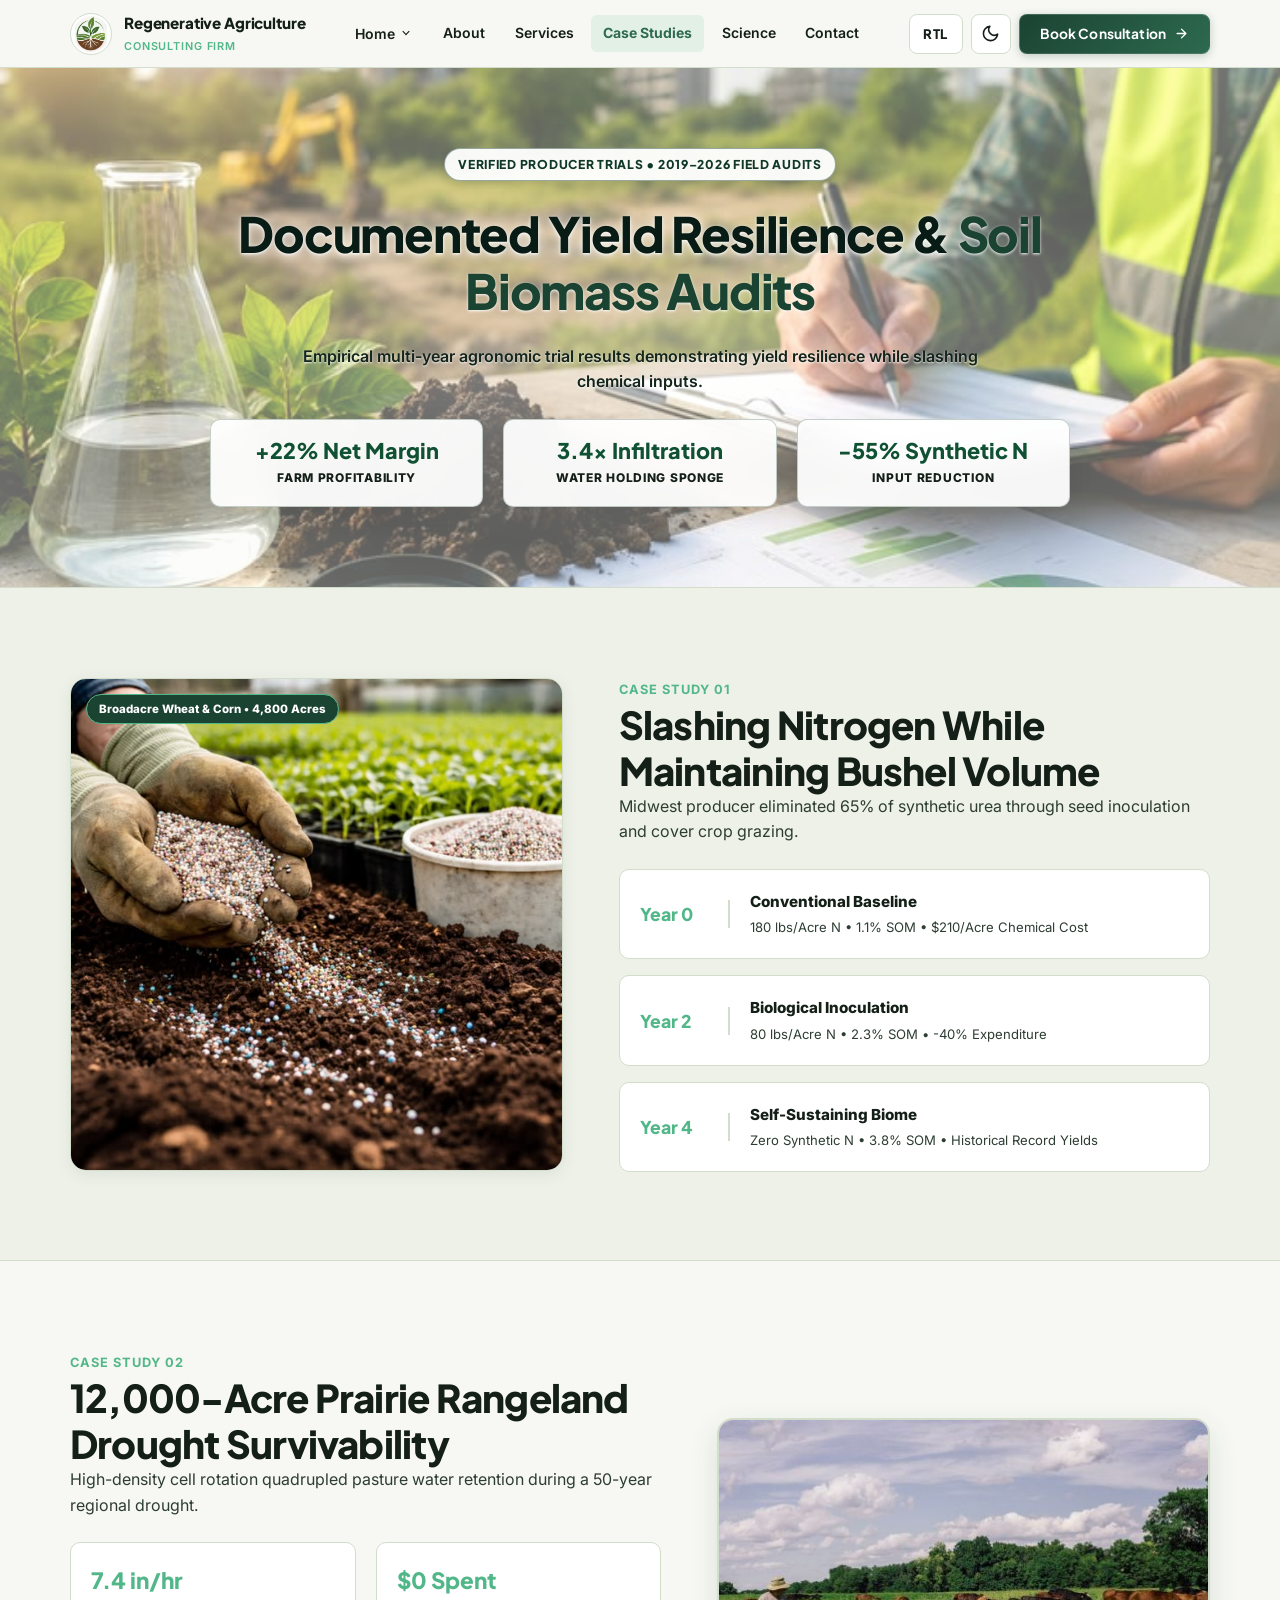
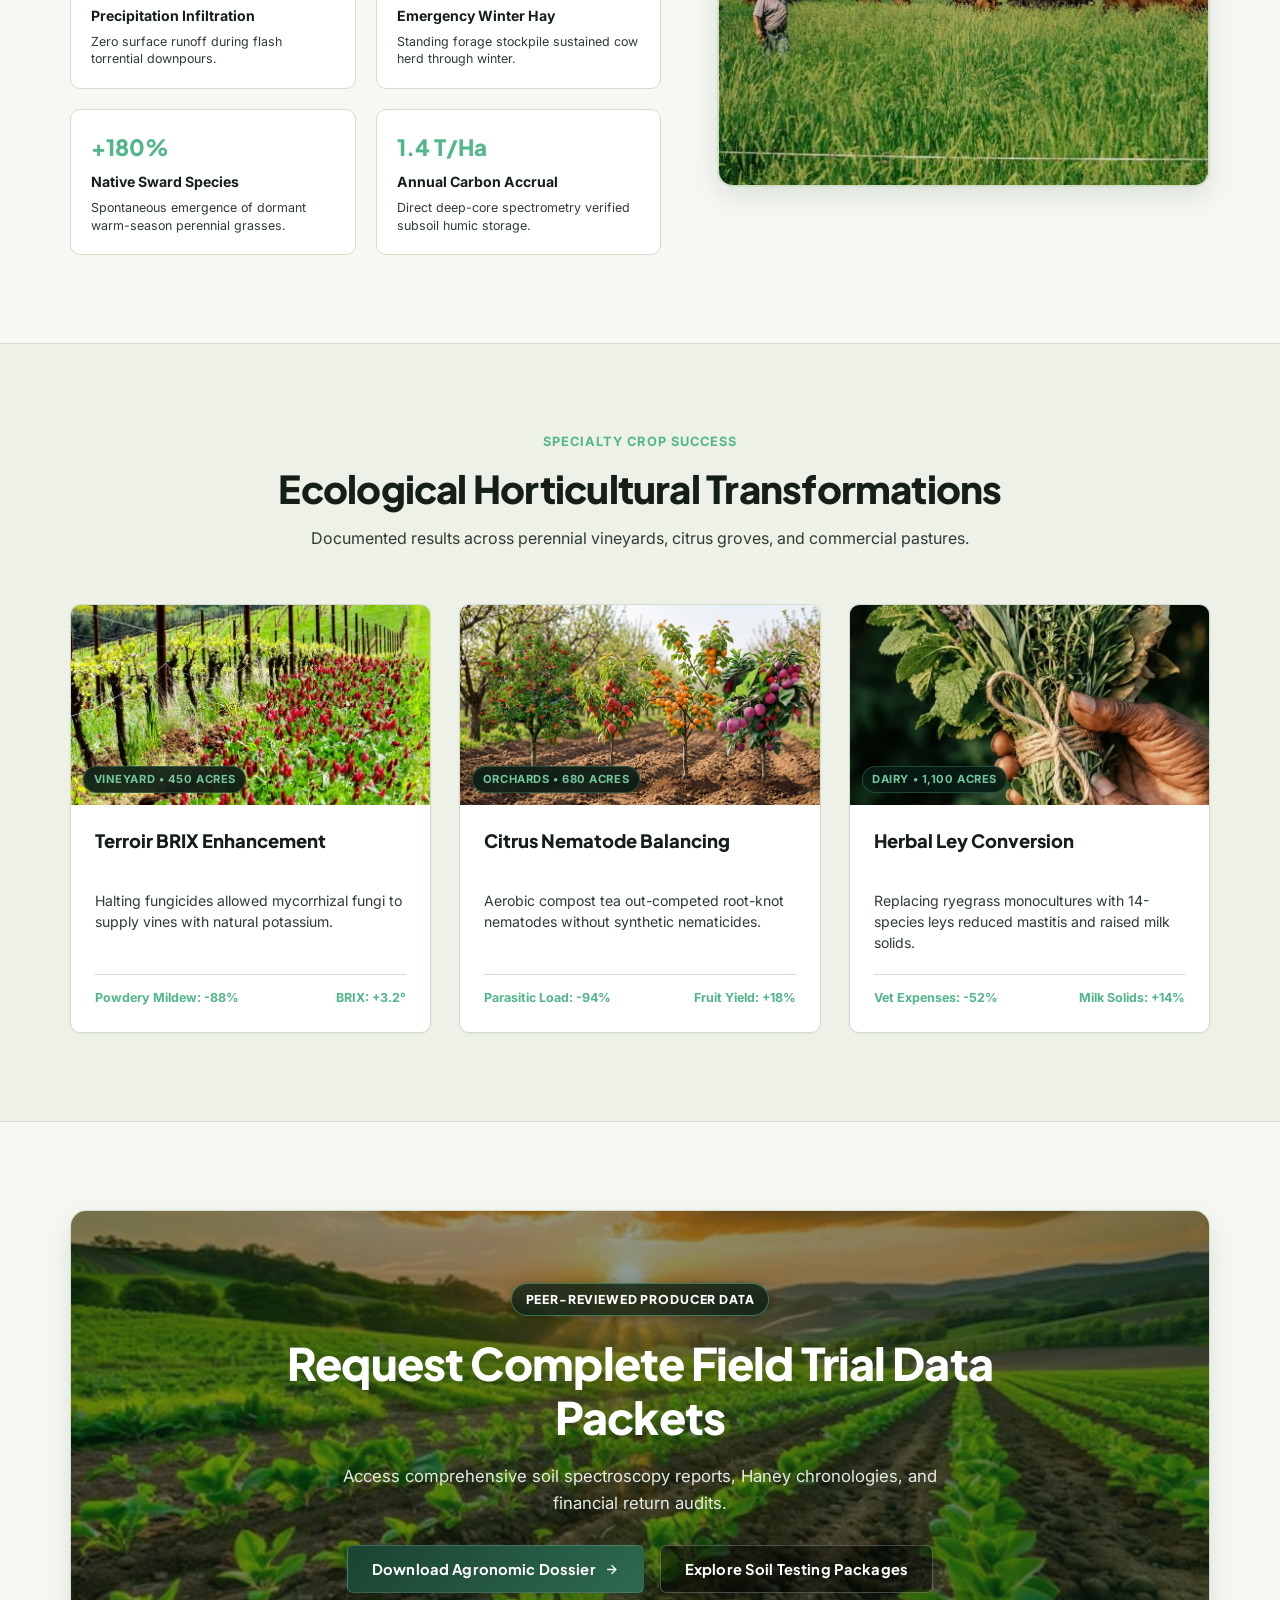
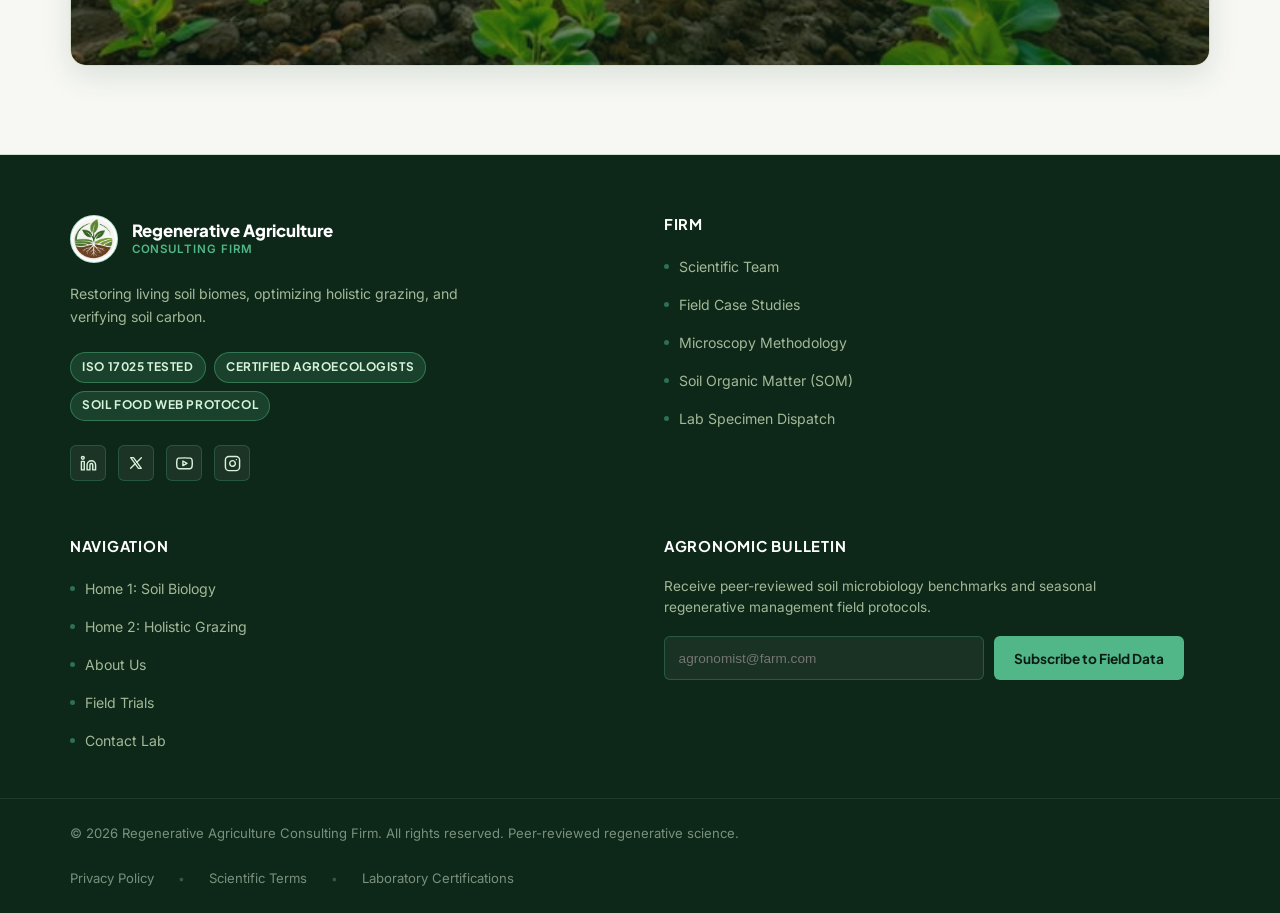
<file: case-studies.html>
<!DOCTYPE html>
<html lang="en" dir="ltr">

<head>
  <meta charset="UTF-8">
  <meta name="viewport" content="width=device-width, initial-scale=1.0">
  <title>Field Case Studies | Regenerative Agriculture Consulting Firm</title>
  <meta name="description"
    content="Verified on-farm regenerative transition case studies, empirical yield metrics, synthetic input reduction data, and soil carbon sequestration reports.">

  <!-- Favicon using official brand logo from header -->
  <link rel="icon" type="image/png" href="assets/images/logo/logo.png">
  <link rel="shortcut icon" type="image/png" href="assets/images/logo/logo.png">
  <link rel="apple-touch-icon" href="assets/images/logo/logo.png">

  <!-- Core Design System & Responsive Stylesheet -->
  <link rel="stylesheet" href="assets/css/style.css?v=2.3">
  <link rel="stylesheet" href="assets/css/responsive.css?v=2.3">
</head>

<body>

  <!-- =======================================================================
       BRANDED PRELOADER
       ======================================================================= -->
  <div id="preloader" aria-hidden="true">
    <div class="loader-emblem">
      <img src="assets/images/logo/logo.png" alt="RegenAg Logo Loader" class="loader-logo-img">
      <div class="loader-ring"></div>
    </div>
    <div class="loader-bar-wrap">
      <div class="loader-bar"></div>
    </div>
    <span class="loader-text">Loading Verified Field Trials</span>
  </div>

  <!-- =======================================================================
       FIXED COMPACT HEADER (Single line desktop, fixed top)
       ======================================================================= -->
  <header class="site-header" id="site-header">
    <div class="header-container">

      <!-- Brand Identity [Logo + Brand Name + Subtitle] -->
      <a href="index.html" class="brand-link" aria-label="Regenerative Agriculture Consulting Firm Home">
        <img src="assets/images/logo/logo.png" alt="Regenerative Agriculture Consulting Firm Emblem"
          class="brand-logo-img">
        <div class="brand-info">
          <span class="brand-title">Regenerative Agriculture</span>
          <span class="brand-subtitle">Consulting Firm</span>
        </div>
      </a>

      <!-- Desktop Navigation (Exactly 6 Nav Items on One Line) -->
      <nav class="desktop-nav" aria-label="Main Navigation">
        <ul class="nav-list">

          <!-- 1. Home (Click-Only Dropdown: Home 1, Home 2) -->
          <li class="nav-item">
            <button type="button" class="nav-link dropdown-trigger" aria-expanded="false" aria-haspopup="true"
              id="homeDropdownBtn">
              <span>Home</span>
              <svg class="dropdown-chevron" viewBox="0 0 20 20" fill="currentColor" aria-hidden="true">
                <path fill-rule="evenodd"
                  d="M5.23 7.21a.75.75 0 011.06.02L10 11.168l3.71-3.938a.75.75 0 111.08 1.04l-4.25 4.5a.75.75 0 01-1.08 0l-4.25-4.5a.75.75 0 01.02-1.06z"
                  clip-rule="evenodd" />
              </svg>
            </button>
            <div class="nav-dropdown" aria-labelledby="homeDropdownBtn">
              <a href="index.html" class="dropdown-link">
                <span>Home 1: Soil Biology</span>
                <span class="dropdown-badge">Core</span>
              </a>
              <a href="home-2.html" class="dropdown-link">
                <span>Home 2: Holistic Grazing</span>
                <span class="dropdown-badge">Ecosystem</span>
              </a>
            </div>
          </li>

          <!-- 2. About -->
          <li class="nav-item">
            <a href="about.html" class="nav-link">About</a>
          </li>

          <!-- 3. Services -->
          <li class="nav-item">
            <a href="services.html" class="nav-link">Services</a>
          </li>

          <!-- 4. Case Studies (Active Inner Page) -->
          <li class="nav-item">
            <a href="case-studies.html" class="nav-link active">Case Studies</a>
          </li>

          <!-- 5. Science / Soil Lab -->
          <li class="nav-item">
            <a href="science.html" class="nav-link">Science</a>
          </li>

          <!-- 6. Contact (Directly visible) -->
          <li class="nav-item">
            <a href="contact.html" class="nav-link">Contact</a>
          </li>
        </ul>
      </nav>

      <!-- Desktop Action Controls [RTL/LTR, Dark Mode, CTA] -->
      <div class="header-actions">

        <!-- RTL/LTR Toggle -->
        <button type="button" class="tool-btn rtl-toggle-btn" aria-label="Toggle text direction" title="Toggle RTL/LTR">
          <span class="rtl-text">RTL</span>
        </button>

        <!-- Dark Mode Toggle (#000000 Strict) -->
        <button type="button" class="tool-btn theme-toggle-btn" aria-label="Switch to dark mode"
          title="Switch to Dark Mode">
          <svg viewBox="0 0 24 24" fill="none" stroke="currentColor" stroke-width="2" stroke-linecap="round"
            stroke-linejoin="round" aria-hidden="true">
            <path d="M21 12.79A9 9 0 1 1 11.21 3 7 7 0 0 0 21 12.79z" />
          </svg>
        </button>

        <!-- CTA Action Button -->
        <a href="contact.html" class="btn-cta">
          <span>Book Consultation</span>
          <svg width="14" height="14" viewBox="0 0 24 24" fill="none" stroke="currentColor" stroke-width="2.5"
            stroke-linecap="round" stroke-linejoin="round" aria-hidden="true">
            <path d="M5 12h14M12 5l7 7-7 7" />
          </svg>
        </a>

        <!-- Mobile Menu Toggle Button (Visible on tablet/mobile) -->
        <button type="button" class="mobile-toggle-btn" aria-label="Open mobile navigation menu"
          aria-controls="mobileDrawer">
          <svg viewBox="0 0 24 24" fill="none" stroke="currentColor" stroke-width="2.2" stroke-linecap="round"
            stroke-linejoin="round" aria-hidden="true">
            <line x1="3" y1="12" x2="21" y2="12"></line>
            <line x1="3" y1="6" x2="21" y2="6"></line>
            <line x1="3" y1="18" x2="21" y2="18"></line>
          </svg>
        </button>

      </div>

    </div>
  </header>

  <!-- =======================================================================
       MOBILE MENU DRAWER & ACCORDION
       ======================================================================= -->
  <div class="mobile-overlay" aria-hidden="true"></div>

  <aside class="mobile-drawer" id="mobileDrawer" aria-label="Mobile Navigation Drawer">
    <div class="drawer-header">
      <div class="brand-link">
        <img src="assets/images/logo/logo.png" alt="RegenAg Logo" class="brand-logo-img">
        <div class="brand-info">
          <span class="brand-title">Regenerative Agriculture</span>
          <span class="brand-subtitle">Soil & Agroecology</span>
        </div>
      </div>
      <button type="button" class="drawer-close-btn" aria-label="Close mobile navigation">
        <svg viewBox="0 0 24 24" fill="none" stroke="currentColor" stroke-width="2.2" stroke-linecap="round"
          stroke-linejoin="round" aria-hidden="true">
          <line x1="18" y1="6" x2="6" y2="18"></line>
          <line x1="6" y1="6" x2="18" y2="18"></line>
        </svg>
      </button>
    </div>

    <!-- Mobile Navigation List -->
    <ul class="mobile-nav-list">

      <!-- Mobile Home Accordion (Click only) -->
      <li class="mobile-item">
        <button type="button" class="mobile-nav-link mobile-accordion-trigger" aria-expanded="false">
          <span>Home Overview</span>
          <svg class="dropdown-chevron" viewBox="0 0 20 20" fill="currentColor" width="16" height="16"
            aria-hidden="true">
            <path fill-rule="evenodd"
              d="M5.23 7.21a.75.75 0 011.06.02L10 11.168l3.71-3.938a.75.75 0 111.08 1.04l-4.25 4.5a.75.75 0 01-1.08 0l-4.25-4.5a.75.75 0 01.02-1.06z"
              clip-rule="evenodd" />
          </svg>
        </button>
        <div class="mobile-accordion">
          <a href="index.html" class="mobile-sub-link">Home 1: Soil Biology</a>
          <a href="home-2.html" class="mobile-sub-link">Home 2: Holistic Grazing</a>
        </div>
      </li>

      <li class="mobile-item">
        <a href="about.html" class="mobile-nav-link">About Firm</a>
      </li>

      <li class="mobile-item">
        <a href="services.html" class="mobile-nav-link">Services</a>
      </li>

      <li class="mobile-item">
        <a href="case-studies.html" class="mobile-nav-link active">Case Studies</a>
      </li>

      <li class="mobile-item">
        <a href="science.html" class="mobile-nav-link">Soil Science</a>
      </li>

      <li class="mobile-item">
        <a href="contact.html" class="mobile-nav-link">Contact</a>
      </li>
    </ul>

    <!-- Mobile Drawer Footer Tools -->
    <div class="drawer-footer">
      <div class="drawer-tools">
        <button type="button" class="drawer-tool-item theme-toggle-btn" aria-label="Switch to dark mode">
          <svg width="18" height="18" viewBox="0 0 24 24" fill="none" stroke="currentColor" stroke-width="2"
            stroke-linecap="round" stroke-linejoin="round" aria-hidden="true">
            <path d="M21 12.79A9 9 0 1 1 11.21 3 7 7 0 0 0 21 12.79z" />
          </svg>
          <span>Dark Mode</span>
        </button>
        <button type="button" class="drawer-tool-item rtl-toggle-btn" aria-label="Toggle text direction">
          <span>RTL / LTR</span>
        </button>
      </div>

      <a href="contact.html" class="btn-cta" style="justify-content: center; width: 100%; text-align: center;">
        <span>Book Soil Consultation</span>
      </a>
    </div>
  </aside>

  <!-- =======================================================================
       MAIN CONTENT - CASE STUDIES (EXACTLY 5 CONTENT SECTIONS)
       ======================================================================= -->
  <main id="main-content">

    <!-- -------------------------------------------------------------------
         SECTION 1: INTERACTIVE FIELD HORIZON HERO (Background Image with Overlay)
         ------------------------------------------------------------------- -->
    <section class="inner-hero-section cs-hero-section" aria-labelledby="cs-hero-title">
      <img src="assets/images/sections/p37.jpg"
        alt="Commercial regenerative farm field trial site surveyed by agronomists" class="inner-hero-bg" width="1920"
        height="600" loading="eager">
      <div class="inner-hero-overlay"></div>

      <div class="inner-hero-container">
        <div class="badge-tag">Verified Producer Trials &bull; 2019–2026 Field Audits</div>
        <h1 id="cs-hero-title" class="inner-hero-title">
          Documented Yield Resilience & <span class="hero-accent">Soil Biomass Audits</span>
        </h1>
        <p class="inner-hero-lead">
          Empirical multi-year agronomic trial results demonstrating yield resilience while slashing chemical inputs.
        </p>

        <div class="inner-hero-telemetry-bar">
          <div class="inner-telemetry-card">
            <span class="inner-telemetry-num">+22% Net Margin</span>
            <span class="inner-telemetry-label">Farm Profitability</span>
          </div>
          <div class="inner-telemetry-card">
            <span class="inner-telemetry-num">3.4x Infiltration</span>
            <span class="inner-telemetry-label">Water Holding Sponge</span>
          </div>
          <div class="inner-telemetry-card">
            <span class="inner-telemetry-num">-55% Synthetic N</span>
            <span class="inner-telemetry-label">Input Reduction</span>
          </div>
        </div>
      </div>
    </section>

    <!-- -------------------------------------------------------------------
         SECTION 2: BROADACRE GRAIN TRANSITION (Storyboard Ledger)
         ------------------------------------------------------------------- -->
    <section class="cs-grain-section" aria-labelledby="grain-case-title">
      <div class="cs-grain-container">

        <div class="cs-grain-visual">
          <div class="cs-grain-img-box">
            <img src="assets/images/sections/p38.jpg"
              alt="Combine harvester operating in diverse biologically amended wheat crop" class="cs-grain-img">
          </div>
          <span class="cs-grain-tag">Broadacre Wheat & Corn • 4,800 Acres</span>
        </div>

        <div class="cs-grain-content">
          <div>
            <span class="section-eyebrow">Case Study 01</span>
            <h2 id="grain-case-title" class="section-title">
              Slashing Nitrogen While Maintaining Bushel Volume
            </h2>
            <p class="section-desc">
              Midwest producer eliminated 65% of synthetic urea through seed inoculation and cover crop grazing.
            </p>
          </div>

          <div class="cs-timeline-ledger">
            <div class="cs-ledger-item">
              <span class="cs-ledger-year">Year 0</span>
              <div class="cs-ledger-meta">
                <div class="cs-ledger-title">Conventional Baseline</div>
                <div class="cs-ledger-stat">180 lbs/Acre N • 1.1% SOM • $210/Acre Chemical Cost</div>
              </div>
            </div>
            <div class="cs-ledger-item">
              <span class="cs-ledger-year">Year 2</span>
              <div class="cs-ledger-meta">
                <div class="cs-ledger-title">Biological Inoculation</div>
                <div class="cs-ledger-stat">80 lbs/Acre N • 2.3% SOM • -40% Expenditure</div>
              </div>
            </div>
            <div class="cs-ledger-item">
              <span class="cs-ledger-year">Year 4</span>
              <div class="cs-ledger-meta">
                <div class="cs-ledger-title">Self-Sustaining Biome</div>
                <div class="cs-ledger-stat">Zero Synthetic N • 3.8% SOM • Historical Record Yields</div>
              </div>
            </div>
          </div>
        </div>

      </div>
    </section>

    <!-- -------------------------------------------------------------------
         SECTION 3: RANGELAND DROUGHT RESILIENCE (Scorecard Split)
         ------------------------------------------------------------------- -->
    <section class="cs-drought-section" aria-labelledby="ranch-case-title">
      <div class="cs-drought-container">

        <div class="cs-drought-content">
          <div>
            <span class="section-eyebrow">Case Study 02</span>
            <h2 id="ranch-case-title" class="section-title">
              12,000-Acre Prairie Rangeland Drought Survivability
            </h2>
            <p class="section-desc">
              High-density cell rotation quadrupled pasture water retention during a 50-year regional drought.
            </p>
          </div>

          <div class="cs-scorecard-grid">
            <div class="cs-scorecard-item">
              <span class="cs-score-num">7.4 in/hr</span>
              <div class="cs-score-label">Precipitation Infiltration</div>
              <p class="cs-score-desc">Zero surface runoff during flash torrential downpours.</p>
            </div>
            <div class="cs-scorecard-item">
              <span class="cs-score-num">$0 Spent</span>
              <div class="cs-score-label">Emergency Winter Hay</div>
              <p class="cs-score-desc">Standing forage stockpile sustained cow herd through winter.</p>
            </div>
            <div class="cs-scorecard-item">
              <span class="cs-score-num">+180%</span>
              <div class="cs-score-label">Native Sward Species</div>
              <p class="cs-score-desc">Spontaneous emergence of dormant warm-season perennial grasses.</p>
            </div>
            <div class="cs-scorecard-item">
              <span class="cs-score-num">1.4 T/Ha</span>
              <div class="cs-score-label">Annual Carbon Accrual</div>
              <p class="cs-score-desc">Direct deep-core spectrometry verified subsoil humic storage.</p>
            </div>
          </div>
        </div>

        <div class="cs-drought-visual">
          <div class="cs-drought-img-box">
            <img src="assets/images/sections/p39.jpg"
              alt="Regenerated perennial cattle pasture thriving with deep root systems" class="cs-drought-img">
          </div>
        </div>

      </div>
    </section>

    <!-- -------------------------------------------------------------------
         SECTION 4: HORTICULTURAL CASE MATRIX (Even 3 Cards)
         ------------------------------------------------------------------- -->
    <section class="cs-hort-section" aria-labelledby="hort-case-title">
      <div class="cs-hort-container">

        <div class="section-header-centered">
          <span class="section-eyebrow">Specialty Crop Success</span>
          <h2 id="hort-case-title" class="section-title">
            Ecological Horticultural Transformations
          </h2>
          <p class="section-desc">
            Documented results across perennial vineyards, citrus groves, and commercial pastures.
          </p>
        </div>

        <div class="cs-hort-grid">

          <!-- Card 1 -->
          <article class="cs-hort-card">
            <div class="cs-hort-thumb-wrap">
              <img src="assets/images/sections/p40.jpg"
                alt="Biodynamic vineyard with living clover and vetch cover crop" class="cs-hort-thumb">
              <span class="cs-hort-pill">Vineyard • 450 Acres</span>
            </div>
            <div class="cs-hort-body">
              <h3 class="cs-hort-title">Terroir BRIX Enhancement</h3>
              <p class="cs-hort-desc">
                Halting fungicides allowed mycorrhizal fungi to supply vines with natural potassium.
              </p>
              <div class="cs-hort-footer">
                <span>Powdery Mildew: -88%</span>
                <span>BRIX: +3.2°</span>
              </div>
            </div>
          </article>

          <!-- Card 2 -->
          <article class="cs-hort-card">
            <div class="cs-hort-thumb-wrap">
              <img src="assets/images/sections/p41.jpg" alt="Citrus orchard with thick perennial mulch and groundcover"
                class="cs-hort-thumb">
              <span class="cs-hort-pill">Orchards • 680 Acres</span>
            </div>
            <div class="cs-hort-body">
              <h3 class="cs-hort-title">Citrus Nematode Balancing</h3>
              <p class="cs-hort-desc">
                Aerobic compost tea out-competed root-knot nematodes without synthetic nematicides.
              </p>
              <div class="cs-hort-footer">
                <span>Parasitic Load: -94%</span>
                <span>Fruit Yield: +18%</span>
              </div>
            </div>
          </article>

          <!-- Card 3 -->
          <article class="cs-hort-card">
            <div class="cs-hort-thumb-wrap">
              <img src="assets/images/sections/p42.jpg" alt="Commercial dairy cows grazing multispecies herbal ley"
                class="cs-hort-thumb">
              <span class="cs-hort-pill">Dairy • 1,100 Acres</span>
            </div>
            <div class="cs-hort-body">
              <h3 class="cs-hort-title">Herbal Ley Conversion</h3>
              <p class="cs-hort-desc">
                Replacing ryegrass monocultures with 14-species leys reduced mastitis and raised milk solids.
              </p>
              <div class="cs-hort-footer">
                <span>Vet Expenses: -52%</span>
                <span>Milk Solids: +14%</span>
              </div>
            </div>
          </article>

        </div>

      </div>
    </section>

    <!-- -------------------------------------------------------------------
         SECTION 5: FIELD TRIAL AUDIT ACTION
         ------------------------------------------------------------------- -->
    <section class="cs-cta-section" aria-labelledby="cs-cta-heading">
      <div class="cs-cta-container">

        <div class="cs-cta-card">
          <img src="assets/images/sections/p43.jpg"
            alt="Atmospheric dusk lighting across biological agricultural acreage" class="cs-cta-bg">
          <div class="cs-cta-overlay"></div>

          <div class="cs-cta-inner">
            <span class="badge-tag" style="background: rgba(82, 183, 136, 0.25); color: #FFFFFF;">Peer-Reviewed Producer Data</span>
            <h2 id="cs-cta-heading" class="cta-heading">
              Request Complete Field Trial Data Packets
            </h2>
            <p class="cta-lead">
              Access comprehensive soil spectroscopy reports, Haney chronologies, and financial return audits.
            </p>
            <div class="hero-actions" style="justify-content: center; margin-top: 0.5rem;">
              <a href="contact.html" class="btn-cta">
                <span>Download Agronomic Dossier</span>
                <svg width="14" height="14" viewBox="0 0 24 24" fill="none" stroke="currentColor" stroke-width="2.5"
                  aria-hidden="true">
                  <path d="M5 12h14M12 5l7 7-7 7" />
                </svg>
              </a>
              <a href="services.html" class="btn-secondary"
                style="background: rgba(0, 0, 0, 0.4); color: #FFFFFF; border-color: rgba(255, 255, 255, 0.25);">
                <span>Explore Soil Testing Packages</span>
              </a>
            </div>
          </div>
        </div>

      </div>
    </section>

  </main>

  <!-- =======================================================================
       SHARED EDITORIAL FOOTER
       ======================================================================= -->
  <footer class="site-footer">
    <div class="footer-top">

      <!-- 1. Brand Column -->
      <div class="footer-brand">
        <a href="index.html" class="footer-brand-header" aria-label="Regenerative Agriculture Consulting Firm Home">
          <img src="assets/images/logo/logo.png" alt="Regenerative Agriculture Consulting Logo" class="footer-logo-img">
          <div>
            <div class="footer-brand-title">Regenerative Agriculture</div>
            <div class="footer-brand-sub">Consulting Firm</div>
          </div>
        </a>
        <p class="footer-bio">
          Restoring living soil biomes, optimizing holistic grazing, and verifying soil carbon.
        </p>
        <div class="footer-accreditations">
          <span class="badge-tag">ISO 17025 Tested</span>
          <span class="badge-tag">Certified Agroecologists</span>
          <span class="badge-tag">Soil Food Web Protocol</span>
        </div>
        <div class="footer-socials">
          <a href="https://linkedin.com" target="_blank" rel="noopener noreferrer" class="footer-social-link" aria-label="LinkedIn">
            <svg width="17" height="17" viewBox="0 0 24 24" fill="none" stroke="currentColor" stroke-width="2" stroke-linecap="round" stroke-linejoin="round" aria-hidden="true">
              <path d="M16 8a6 6 0 0 1 6 6v7h-4v-7a2 2 0 0 0-2-2 2 2 0 0 0-2 2v7h-4v-7a6 6 0 0 1 6-6z"/>
              <rect x="2" y="9" width="4" height="12"/>
              <circle cx="4" cy="4" r="2"/>
            </svg>
          </a>
          <a href="https://twitter.com" target="_blank" rel="noopener noreferrer" class="footer-social-link" aria-label="X (Twitter)">
            <svg width="16" height="16" viewBox="0 0 24 24" fill="none" stroke="currentColor" stroke-width="2" stroke-linecap="round" stroke-linejoin="round" aria-hidden="true">
              <path d="M4 4l11.733 16h4.267l-11.733 -16z"/>
              <path d="M4 20l6.768 -6.768m2.46 -2.46l6.772 -6.772"/>
            </svg>
          </a>
          <a href="https://youtube.com" target="_blank" rel="noopener noreferrer" class="footer-social-link" aria-label="YouTube">
            <svg width="17" height="17" viewBox="0 0 24 24" fill="none" stroke="currentColor" stroke-width="2" stroke-linecap="round" stroke-linejoin="round" aria-hidden="true">
              <path d="M22.54 6.42a2.78 2.78 0 0 0-1.94-2C18.88 4 12 4 12 4s-6.88 0-8.6.46a2.78 2.78 0 0 0-1.94 2A29 29 0 0 0 1 11.75a29 29 0 0 0 .46 5.33A2.78 2.78 0 0 0 3.4 19c1.72.46 8.6.46 8.6.46s6.88 0 8.6-.46a2.78 2.78 0 0 0 1.94-2 29 29 0 0 0 .46-5.25 29 29 0 0 0-.46-5.33z"/>
              <polygon points="9.75 15.02 15.5 11.75 9.75 8.48 9.75 15.02"/>
            </svg>
          </a>
          <a href="https://instagram.com" target="_blank" rel="noopener noreferrer" class="footer-social-link" aria-label="Instagram">
            <svg width="17" height="17" viewBox="0 0 24 24" fill="none" stroke="currentColor" stroke-width="2" stroke-linecap="round" stroke-linejoin="round" aria-hidden="true">
              <rect x="2" y="2" width="20" height="20" rx="5" ry="5"/>
              <path d="M16 11.37A4 4 0 1 1 12.63 8 4 4 0 0 1 16 11.37z"/>
              <line x1="17.5" y1="6.5" x2="17.51" y2="6.5"/>
            </svg>
          </a>
        </div>
      </div>

      <!-- 3. Scientific Hub -->
      <div class="footer-col">
        <h2 class="footer-col-title">Firm</h2>
        <ul class="footer-nav-list">
          <li><a href="about.html" class="footer-link">Scientific Team</a></li>
          <li><a href="case-studies.html" class="footer-link">Field Case Studies</a></li>
          <li><a href="science.html" class="footer-link">Microscopy Methodology</a></li>
          <li><a href="about.html" class="footer-link">Soil Organic Matter (SOM)</a></li>
          <li><a href="contact.html" class="footer-link">Lab Specimen Dispatch</a></li>
        </ul>
      </div>

      <!-- 4. Quick Links -->
      <div class="footer-col">
        <h2 class="footer-col-title">Navigation</h2>
        <ul class="footer-nav-list">
          <li><a href="index.html" class="footer-link">Home 1: Soil Biology</a></li>
          <li><a href="home-2.html" class="footer-link">Home 2: Holistic Grazing</a></li>
          <li><a href="about.html" class="footer-link">About Us</a></li>
          <li><a href="case-studies.html" class="footer-link">Field Trials</a></li>
          <li><a href="contact.html" class="footer-link">Contact Lab</a></li>
        </ul>
      </div>

      <!-- 5. Field Bulletin / Newsletter -->
      <div class="footer-newsletter">
        <h2 class="footer-col-title">Agronomic Bulletin</h2>
        <p class="footer-dispatch-desc">
          Receive peer-reviewed soil microbiology benchmarks and seasonal regenerative management field protocols.
        </p>
        <form class="footer-newsletter-form"
          onsubmit="event.preventDefault(); alert('Subscribed to Agronomic Bulletin!');">
          <div class="dispatch-input-wrap">
            <input type="email" placeholder="agronomist@farm.com" required class="dispatch-input"
              aria-label="Work email address">
          </div>
          <button type="submit" class="dispatch-btn">Subscribe to Field Data</button>
        </form>
      </div>

    </div>

    <!-- Footer Bottom Strip -->
    <div class="footer-bottom">
      <div class="footer-bottom-inner">
        <p>&copy; 2026 Regenerative Agriculture Consulting Firm. All rights reserved. Peer-reviewed regenerative
          science.</p>
        <ul class="footer-meta-links">
          <li><a href="#" class="footer-link">Privacy Policy</a></li>
          <li><a href="#" class="footer-link">Scientific Terms</a></li>
          <li><a href="#" class="footer-link">Laboratory Certifications</a></li>
        </ul>
      </div>
    </div>
  </footer>

  <!-- =======================================================================
       SCROLL TO TOP BUTTON
       ======================================================================= -->
  <button type="button" id="scroll-to-top" aria-label="Scroll to top of page">
    <svg viewBox="0 0 24 24" fill="none" stroke="currentColor" stroke-width="2.5" stroke-linecap="round"
      stroke-linejoin="round" aria-hidden="true">
      <polyline points="18 15 12 9 6 15"></polyline>
    </svg>
  </button>

  <!-- External JavaScript Only -->
  <script src="assets/js/main.js"></script>
</body>

</html>
</file>
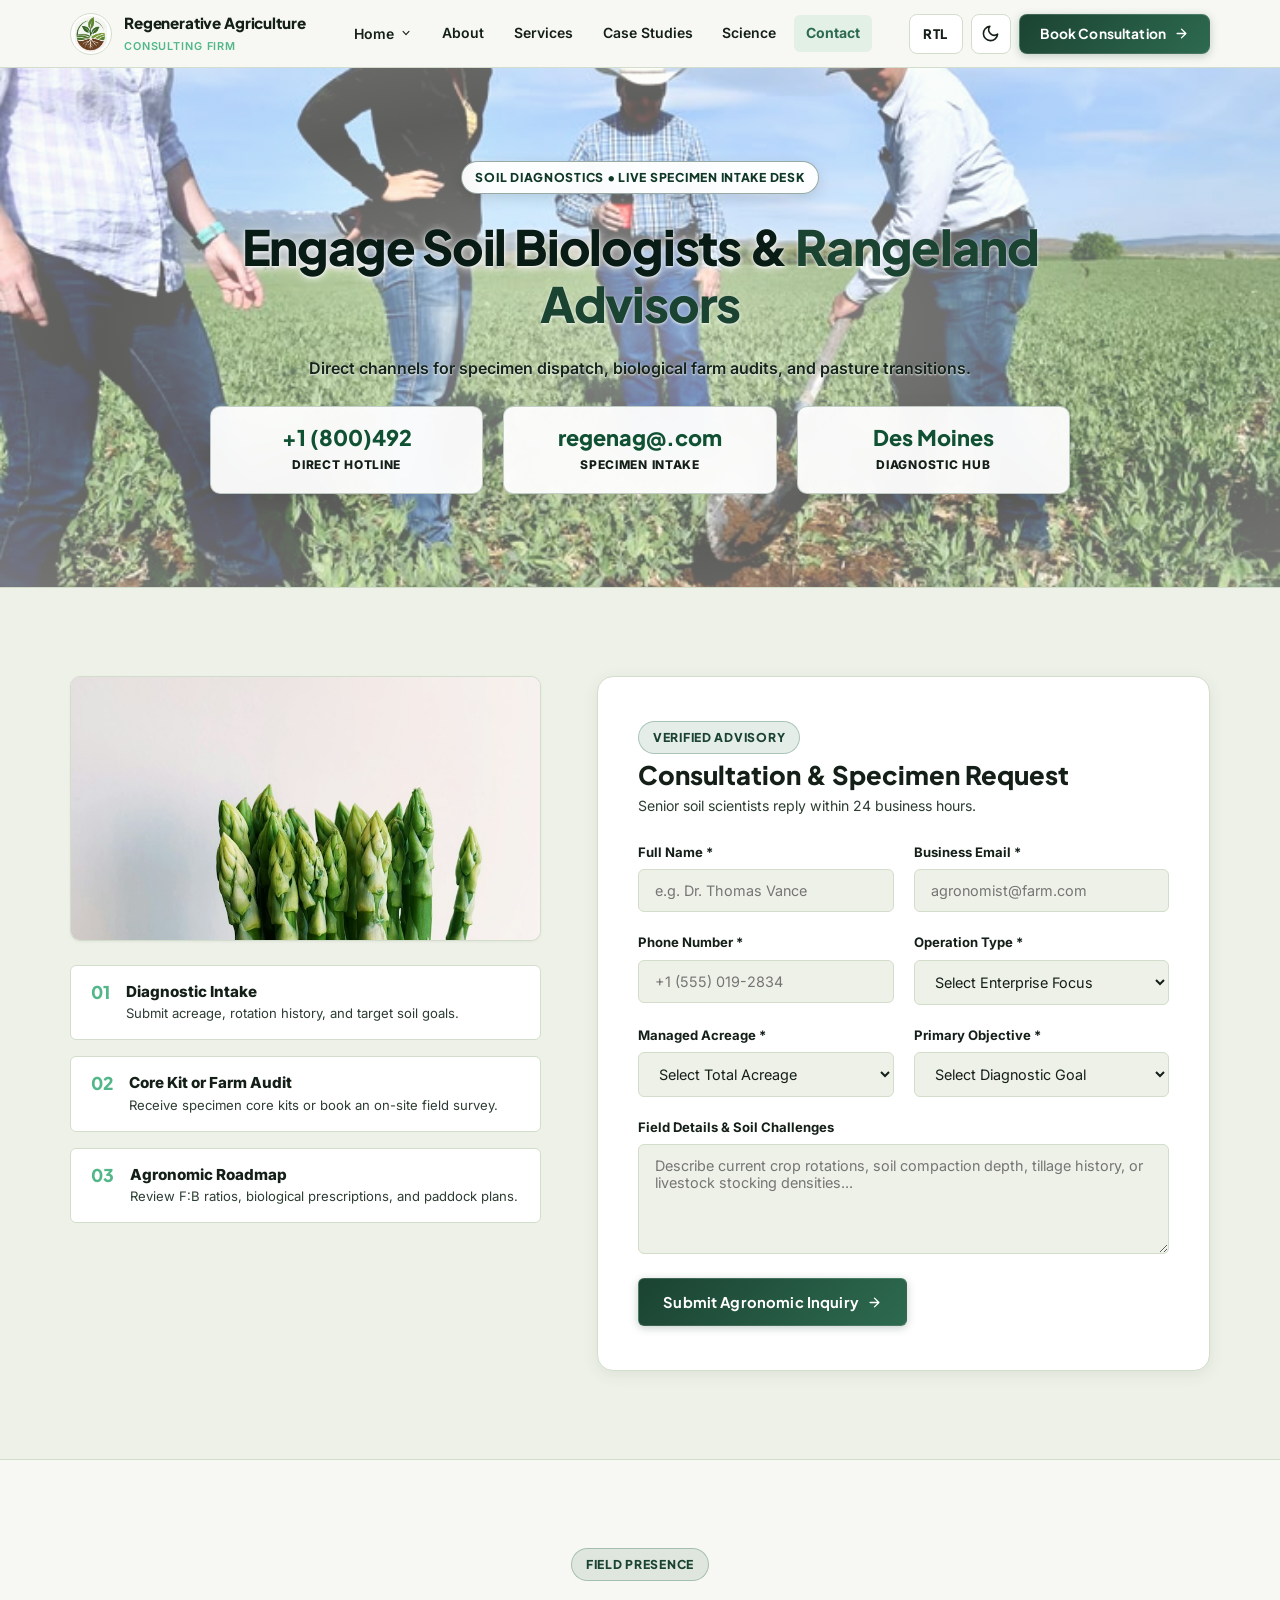
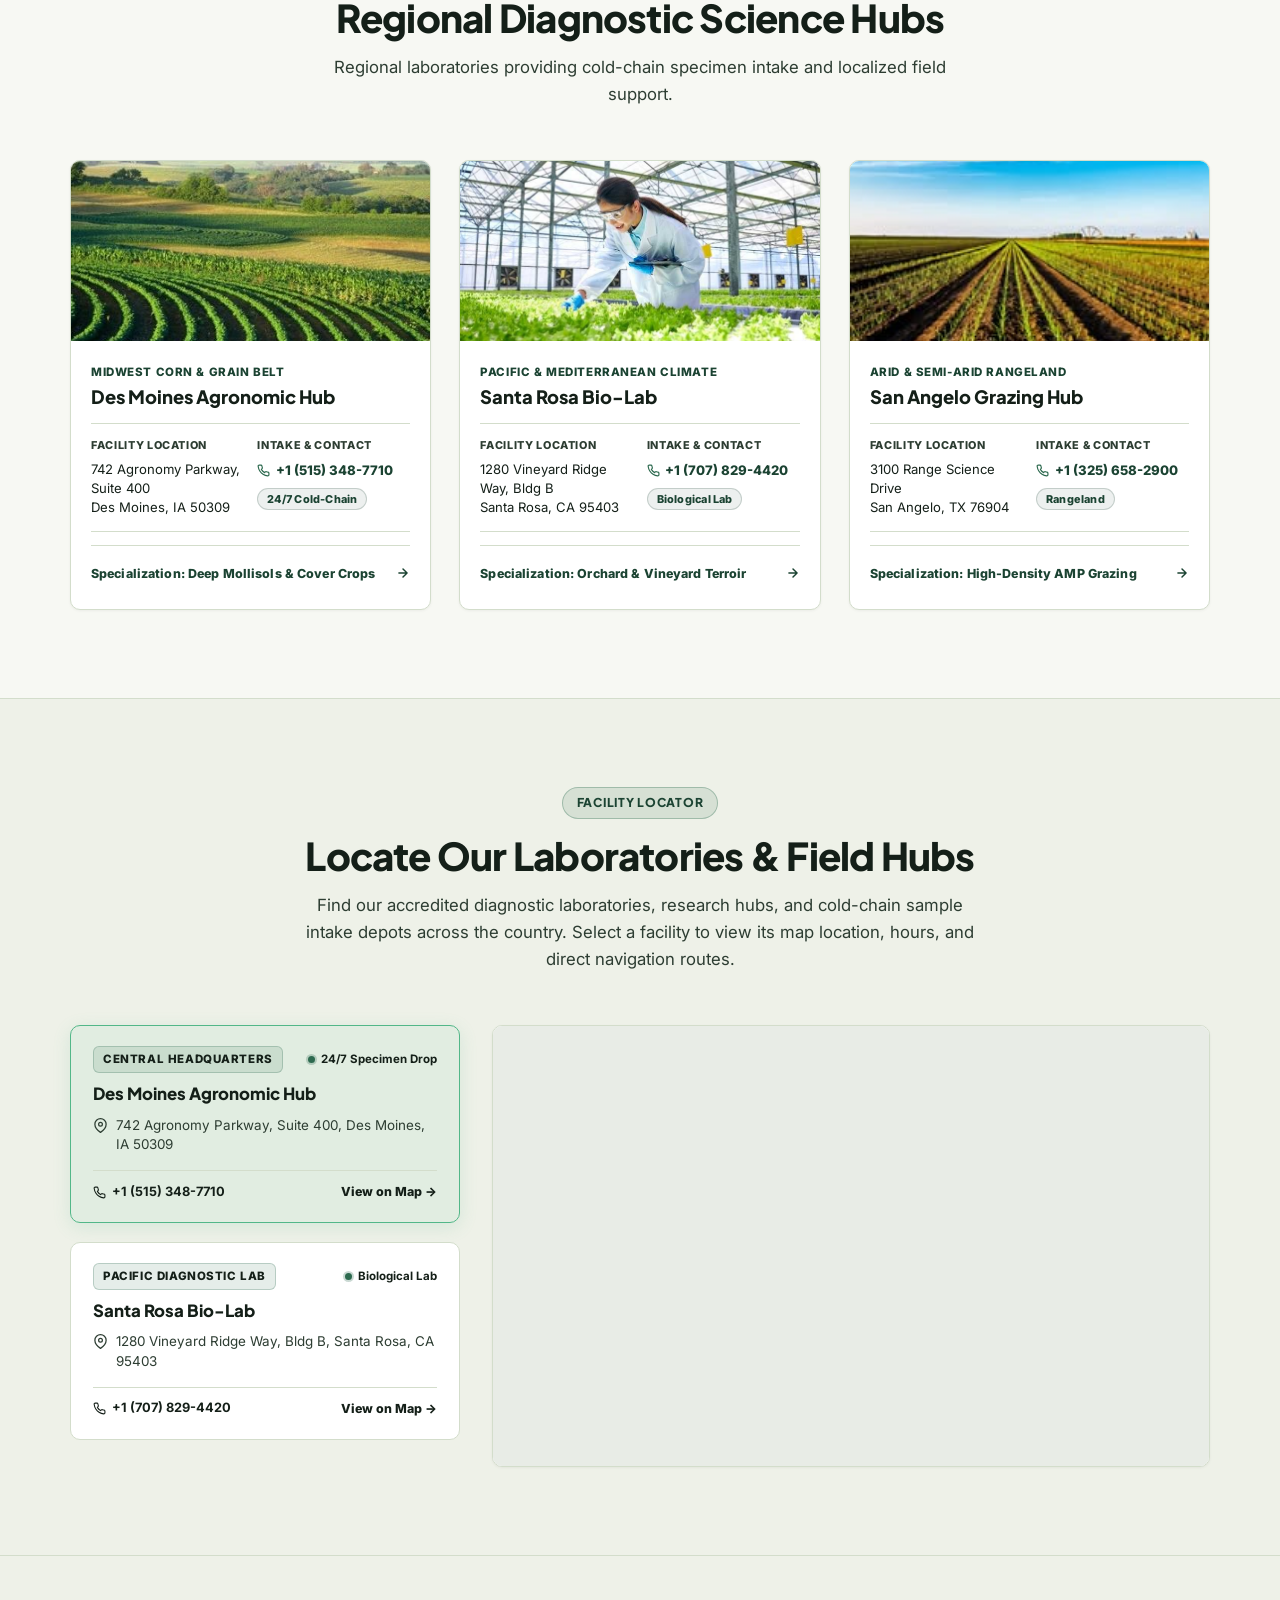
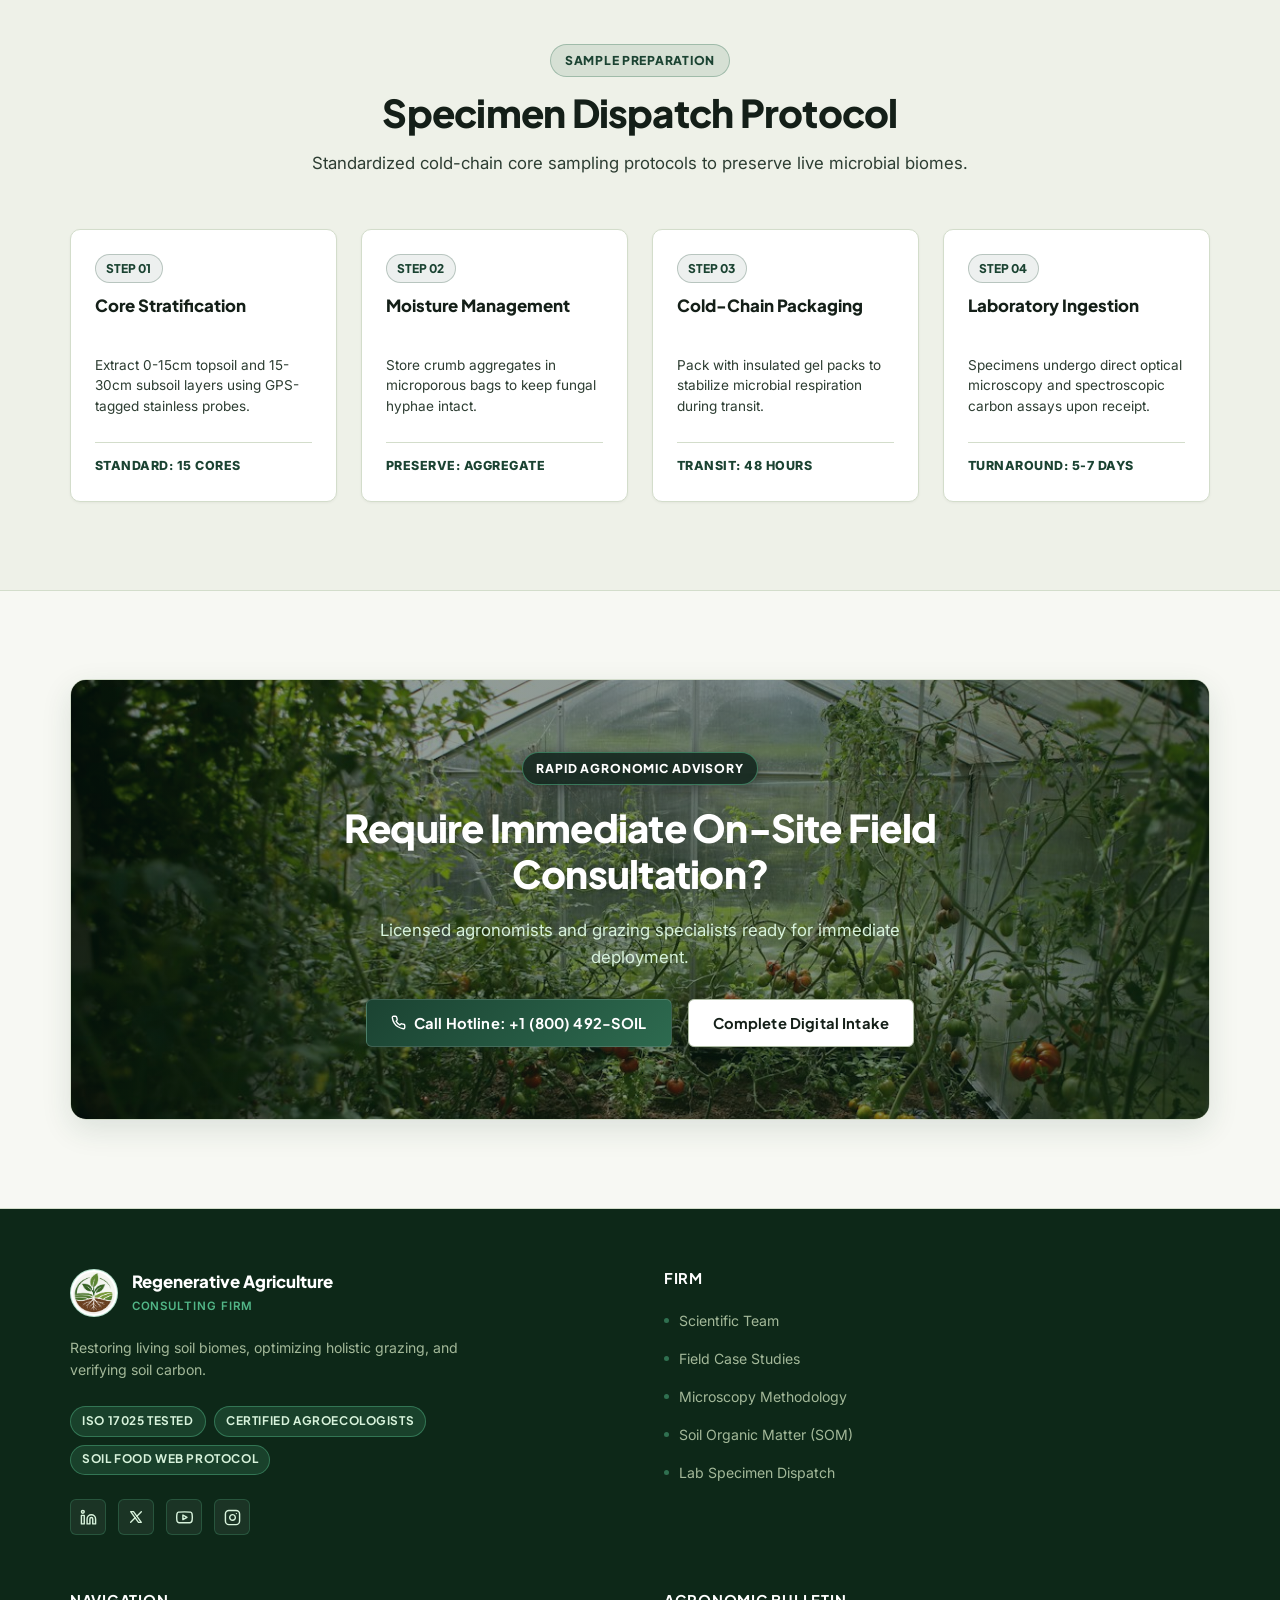
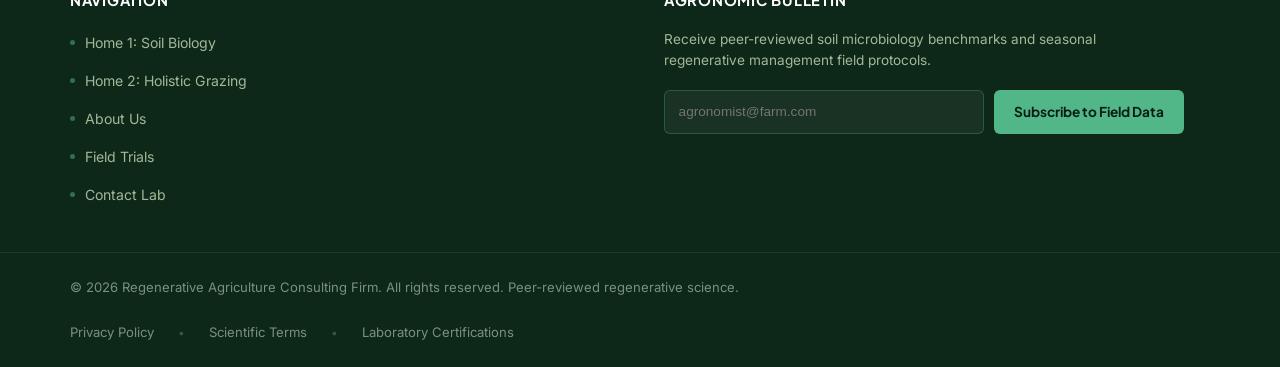
<file: contact.html>
<!DOCTYPE html>
<html lang="en" dir="ltr">

<head>
  <meta charset="UTF-8">
  <meta name="viewport" content="width=device-width, initial-scale=1.0">
  <title>Contact Agronomy Lab & Advisory | Regenerative Agriculture Consulting Firm</title>
  <meta name="description"
    content="Direct contact channels for biological soil testing intake, holistic grazing consultations, on-farm regenerative audits, and regional diagnostic hubs.">

  <!-- Favicon using official brand logo from header -->
  <link rel="icon" type="image/png" href="assets/images/logo/logo.png">
  <link rel="shortcut icon" type="image/png" href="assets/images/logo/logo.png">
  <link rel="apple-touch-icon" href="assets/images/logo/logo.png">

  <!-- Core Design System & Responsive Stylesheet -->
  <link rel="stylesheet" href="assets/css/style.css?v=2.3">
  <link rel="stylesheet" href="assets/css/responsive.css?v=2.3">
</head>

<body>

  <!-- =======================================================================
       BRANDED PRELOADER
       ======================================================================= -->
  <div id="preloader" aria-hidden="true">
    <div class="loader-emblem">
      <img src="assets/images/logo/logo.png" alt="RegenAg Logo Loader" class="loader-logo-img">
      <div class="loader-ring"></div>
    </div>
    <div class="loader-bar-wrap">
      <div class="loader-bar"></div>
    </div>
    <span class="loader-text">Loading Diagnostic Dispatch Desk</span>
  </div>

  <!-- =======================================================================
       FIXED COMPACT HEADER (Single line desktop, fixed top)
       ======================================================================= -->
  <header class="site-header" id="site-header">
    <div class="header-container">

      <!-- Brand Identity [Logo + Brand Name + Subtitle] -->
      <a href="index.html" class="brand-link" aria-label="Regenerative Agriculture Consulting Firm Home">
        <img src="assets/images/logo/logo.png" alt="Regenerative Agriculture Consulting Firm Emblem"
          class="brand-logo-img">
        <div class="brand-info">
          <span class="brand-title">Regenerative Agriculture</span>
          <span class="brand-subtitle">Consulting Firm</span>
        </div>
      </a>

      <!-- Desktop Navigation (Exactly 6 Nav Items on One Line) -->
      <nav class="desktop-nav" aria-label="Main Navigation">
        <ul class="nav-list">

          <!-- 1. Home (Click-Only Dropdown: Home 1, Home 2) -->
          <li class="nav-item">
            <button type="button" class="nav-link dropdown-trigger" aria-expanded="false" aria-haspopup="true"
              id="homeDropdownBtn">
              <span>Home</span>
              <svg class="dropdown-chevron" viewBox="0 0 20 20" fill="currentColor" aria-hidden="true">
                <path fill-rule="evenodd"
                  d="M5.23 7.21a.75.75 0 011.06.02L10 11.168l3.71-3.938a.75.75 0 111.08 1.04l-4.25 4.5a.75.75 0 01-1.08 0l-4.25-4.5a.75.75 0 01.02-1.06z"
                  clip-rule="evenodd" />
              </svg>
            </button>
            <div class="nav-dropdown" aria-labelledby="homeDropdownBtn">
              <a href="index.html" class="dropdown-link">
                <span>Home 1: Soil Biology</span>
                <span class="dropdown-badge">Core</span>
              </a>
              <a href="home-2.html" class="dropdown-link">
                <span>Home 2: Holistic Grazing</span>
                <span class="dropdown-badge">Ecosystem</span>
              </a>
            </div>
          </li>

          <!-- 2. About -->
          <li class="nav-item">
            <a href="about.html" class="nav-link">About</a>
          </li>

          <!-- 3. Services -->
          <li class="nav-item">
            <a href="services.html" class="nav-link">Services</a>
          </li>

          <!-- 4. Case Studies -->
          <li class="nav-item">
            <a href="case-studies.html" class="nav-link">Case Studies</a>
          </li>

          <!-- 5. Science / Soil Lab -->
          <li class="nav-item">
            <a href="science.html" class="nav-link">Science</a>
          </li>

          <!-- 6. Contact (Active Inner Page) -->
          <li class="nav-item">
            <a href="contact.html" class="nav-link active">Contact</a>
          </li>
        </ul>
      </nav>

      <!-- Desktop Action Controls [RTL/LTR, Dark Mode, CTA] -->
      <div class="header-actions">

        <!-- RTL/LTR Toggle -->
        <button type="button" class="tool-btn rtl-toggle-btn" aria-label="Toggle text direction" title="Toggle RTL/LTR">
          <span class="rtl-text">RTL</span>
        </button>

        <!-- Dark Mode Toggle (#000000 Strict) -->
        <button type="button" class="tool-btn theme-toggle-btn" aria-label="Switch to dark mode"
          title="Switch to Dark Mode">
          <svg viewBox="0 0 24 24" fill="none" stroke="currentColor" stroke-width="2" stroke-linecap="round"
            stroke-linejoin="round" aria-hidden="true">
            <path d="M21 12.79A9 9 0 1 1 11.21 3 7 7 0 0 0 21 12.79z" />
          </svg>
        </button>

        <!-- CTA Action Button -->
        <a href="contact.html" class="btn-cta">
          <span>Book Consultation</span>
          <svg width="14" height="14" viewBox="0 0 24 24" fill="none" stroke="currentColor" stroke-width="2.5"
            stroke-linecap="round" stroke-linejoin="round" aria-hidden="true">
            <path d="M5 12h14M12 5l7 7-7 7" />
          </svg>
        </a>

        <!-- Mobile Menu Toggle Button (Visible on tablet/mobile) -->
        <button type="button" class="mobile-toggle-btn" aria-label="Open mobile navigation menu"
          aria-controls="mobileDrawer">
          <svg viewBox="0 0 24 24" fill="none" stroke="currentColor" stroke-width="2.2" stroke-linecap="round"
            stroke-linejoin="round" aria-hidden="true">
            <line x1="3" y1="12" x2="21" y2="12"></line>
            <line x1="3" y1="6" x2="21" y2="6"></line>
            <line x1="3" y1="18" x2="21" y2="18"></line>
          </svg>
        </button>

      </div>

    </div>
  </header>

  <!-- =======================================================================
       MOBILE MENU DRAWER & ACCORDION
       ======================================================================= -->
  <div class="mobile-overlay" aria-hidden="true"></div>

  <aside class="mobile-drawer" id="mobileDrawer" aria-label="Mobile Navigation Drawer">
    <div class="drawer-header">
      <div class="brand-link">
        <img src="assets/images/logo/logo.png" alt="RegenAg Logo" class="brand-logo-img">
        <div class="brand-info">
          <span class="brand-title">Regenerative Agriculture</span>
          <span class="brand-subtitle">Soil & Agroecology</span>
        </div>
      </div>
      <button type="button" class="drawer-close-btn" aria-label="Close mobile menu">
        <svg viewBox="0 0 24 24" fill="none" stroke="currentColor" stroke-width="2" stroke-linecap="round"
          stroke-linejoin="round" aria-hidden="true">
          <line x1="18" y1="6" x2="6" y2="18"></line>
          <line x1="6" y1="6" x2="18" y2="18"></line>
        </svg>
      </button>
    </div>

    <!-- Mobile Navigation List -->
    <nav class="drawer-nav" aria-label="Mobile Navigation">
      <ul class="drawer-nav-list">

        <!-- Accordion 1: Home Pages (Click only - closed by default) -->
        <li class="drawer-nav-item mobile-item">
          <button type="button" class="drawer-accordion-btn mobile-accordion-trigger" aria-expanded="false"
            id="drawerHomeAccordion">
            <span>Home</span>
            <svg class="accordion-arrow dropdown-chevron" viewBox="0 0 20 20" fill="currentColor" aria-hidden="true">
              <path fill-rule="evenodd"
                d="M5.23 7.21a.75.75 0 011.06.02L10 11.168l3.71-3.938a.75.75 0 111.08 1.04l-4.25 4.5a.75.75 0 01-1.08 0l-4.25-4.5a.75.75 0 01.02-1.06z"
                clip-rule="evenodd" />
            </svg>
          </button>
          <div class="drawer-submenu mobile-accordion">
            <a href="index.html" class="drawer-sublink mobile-sub-link">Home 1: Soil Biology</a>
            <a href="home-2.html" class="drawer-sublink mobile-sub-link">Home 2: Holistic Grazing</a>
          </div>
        </li>

        <!-- Direct Links -->
        <li class="drawer-nav-item">
          <a href="about.html" class="drawer-link">About Us</a>
        </li>
        <li class="drawer-nav-item">
          <a href="services.html" class="drawer-link">Services</a>
        </li>
        <li class="drawer-nav-item">
          <a href="case-studies.html" class="drawer-link">Case Studies</a>
        </li>
        <li class="drawer-nav-item">
          <a href="science.html" class="drawer-link">Science Lab</a>
        </li>
        <li class="drawer-nav-item">
          <a href="contact.html" class="drawer-link active">Contact</a>
        </li>
      </ul>
    </nav>

    <!-- Mobile Drawer Footer Tools -->
    <div class="drawer-footer">
      <div class="drawer-tools">
        <button type="button" class="drawer-tool-item theme-toggle-btn" aria-label="Switch to dark mode">
          <svg width="18" height="18" viewBox="0 0 24 24" fill="none" stroke="currentColor" stroke-width="2"
            stroke-linecap="round" stroke-linejoin="round" aria-hidden="true">
            <path d="M21 12.79A9 9 0 1 1 11.21 3 7 7 0 0 0 21 12.79z" />
          </svg>
          <span>Dark Mode</span>
        </button>
        <button type="button" class="drawer-tool-item rtl-toggle-btn" aria-label="Toggle text direction">
          <span>RTL / LTR</span>
        </button>
      </div>

      <a href="contact.html" class="btn-cta full-width"
        style="justify-content: center; width: 100%; text-align: center;">
        <span>Book Consultation</span>
        <svg width="14" height="14" viewBox="0 0 24 24" fill="none" stroke="currentColor" stroke-width="2.5"
          stroke-linecap="round" stroke-linejoin="round" aria-hidden="true">
          <path d="M5 12h14M12 5l7 7-7 7" />
        </svg>
      </a>
    </div>
  </aside>

  <!-- =======================================================================
       MAIN CONTENT (EXACTLY 5 CONTENT SECTIONS FOR INNER PAGES)
       ======================================================================= -->
  <main id="main-content">

    <!-- =====================================================================
         SECTION 1: SPECIMEN LAB INTAKE HERO (Background Image with Overlay)
         ===================================================================== -->
    <section class="inner-hero-section contact-hero-section" aria-labelledby="contactHeroTitle">
      <img src="assets/images/sections/p50.jpg" alt="Regenerative soil science laboratory workstation"
        class="inner-hero-bg" width="1920" height="600" loading="eager">
      <div class="inner-hero-overlay"></div>

      <div class="inner-hero-container">
        <div class="badge-tag">Soil Diagnostics &bull; Live Specimen Intake Desk</div>
        <h1 id="contactHeroTitle" class="inner-hero-title">
          Engage Soil Biologists & <span class="hero-accent">Rangeland Advisors</span>
        </h1>
        <p class="inner-hero-lead">
          Direct channels for specimen dispatch, biological farm audits, and pasture transitions.
        </p>

        <div class="inner-hero-telemetry-bar">
          <a href="tel:+18004927645" class="inner-telemetry-card">
            <span class="inner-telemetry-num">+1 (800)492</span>
            <span class="inner-telemetry-label">Direct Hotline</span>
          </a>
          <a href="mailto:intake@regenagconsulting.com" class="inner-telemetry-card">
            <span class="inner-telemetry-num">regenag@.com</span>
            <span class="inner-telemetry-label">Specimen Intake</span>
          </a>
          <div class="inner-telemetry-card">
            <span class="inner-telemetry-num">Des Moines</span>
            <span class="inner-telemetry-label">Diagnostic Hub</span>
          </div>
        </div>
      </div>
    </section>

    <!-- =====================================================================
         SECTION 2: ENQUIRY STUDIO & INTAKE FORM (Split Layout)
         ===================================================================== -->
    <section class="contact-studio-section" aria-labelledby="intakeFormTitle">
      <div class="contact-studio-container">

        <!-- Left: Consultation Workflow & Field Survey Photo -->
        <div class="contact-onboarding-sidebar">
          <div class="contact-survey-frame">
            <img src="assets/images/sections/contact-field-survey.jpg" alt="Agronomist field diagnostic survey"
              width="500" height="280" loading="lazy">
          </div>

          <div class="onboarding-step-list">

            <div class="onboarding-step-item">
              <span class="onboarding-step-idx">01</span>
              <div>
                <div class="onboarding-step-text-title">Diagnostic Intake</div>
                <div class="onboarding-step-text-desc">Submit acreage, rotation history, and target soil goals.</div>
              </div>
            </div>

            <div class="onboarding-step-item">
              <span class="onboarding-step-idx">02</span>
              <div>
                <div class="onboarding-step-text-title">Core Kit or Farm Audit</div>
                <div class="onboarding-step-text-desc">Receive specimen core kits or book an on-site field survey.</div>
              </div>
            </div>

            <div class="onboarding-step-item">
              <span class="onboarding-step-idx">03</span>
              <div>
                <div class="onboarding-step-text-title">Agronomic Roadmap</div>
                <div class="onboarding-step-text-desc">Review F:B ratios, biological prescriptions, and paddock plans.
                </div>
              </div>
            </div>

          </div>
        </div>

        <!-- Right: Comprehensive Consultation Form -->
        <div class="contact-form-card">
          <div class="form-header">
            <span class="badge-tag">Verified Advisory</span>
            <h2 id="intakeFormTitle"
              style="font-size: 1.6rem; font-weight: 800; color: var(--text-main); margin-top: 0.35rem;">Consultation &
              Specimen Request</h2>
            <p style="font-size: 0.88rem; color: var(--text-muted); margin-top: 0.25rem;">Senior soil scientists reply
              within 24 business hours.</p>
          </div>

          <form class="contact-form"
            onsubmit="event.preventDefault(); alert('Thank you! Your regenerative agronomic consultation request has been received. Our senior soil scientist will contact you within 24 hours.');">

            <div class="contact-form-grid">

              <div class="form-group">
                <label for="fullName" class="form-label">Full Name *</label>
                <input type="text" id="fullName" class="form-input" placeholder="e.g. Dr. Thomas Vance" required>
              </div>

              <div class="form-group">
                <label for="emailAddr" class="form-label">Business Email *</label>
                <input type="email" id="emailAddr" class="form-input" placeholder="agronomist@farm.com" required>
              </div>

              <div class="form-group">
                <label for="phoneNumber" class="form-label">Phone Number *</label>
                <input type="tel" id="phoneNumber" class="form-input" placeholder="+1 (555) 019-2834" required>
              </div>

              <div class="form-group">
                <label for="operationType" class="form-label">Operation Type *</label>
                <select id="operationType" class="form-select" required>
                  <option value="" disabled selected>Select Enterprise Focus</option>
                  <option value="broadacre">Broadacre Grain & Oilseed</option>
                  <option value="ranch">Rangeland & Cattle Grazing (AMP)</option>
                  <option value="horticulture">Vineyard & Tree Fruit Orchard</option>
                  <option value="silvopasture">Agroforestry & Silvopasture</option>
                  <option value="dairy">Dairy & Intensive Pasture</option>
                </select>
              </div>

              <div class="form-group">
                <label for="acreageSize" class="form-label">Managed Acreage *</label>
                <select id="acreageSize" class="form-select" required>
                  <option value="" disabled selected>Select Total Acreage</option>
                  <option value="under500">Under 500 Acres</option>
                  <option value="500to2500">500 - 2,500 Acres</option>
                  <option value="2500to10000">2,500 - 10,000 Acres</option>
                  <option value="over10000">10,000+ Acres</option>
                </select>
              </div>

              <div class="form-group">
                <label for="primaryGoal" class="form-label">Primary Objective *</label>
                <select id="primaryGoal" class="form-select" required>
                  <option value="" disabled selected>Select Diagnostic Goal</option>
                  <option value="biology">Complete Soil Biology & Microscopy</option>
                  <option value="grazing">Holistic Rotational Grazing Design</option>
                  <option value="inputs">Synthetic Nitrogen & Chemical Reduction</option>
                  <option value="carbon">Soil Carbon Baseline & MRV Registry</option>
                </select>
              </div>

            </div>

            <div class="form-group" style="margin-top: 1.25rem;">
              <label for="fieldNotes" class="form-label">Field Details & Soil Challenges</label>
              <textarea id="fieldNotes" class="form-textarea"
                placeholder="Describe current crop rotations, soil compaction depth, tillage history, or livestock stocking densities..."></textarea>
            </div>

            <button type="submit" class="btn-cta contact-form-submit-btn">
              <span>Submit Agronomic Inquiry</span>
              <svg width="15" height="15" viewBox="0 0 24 24" fill="none" stroke="currentColor" stroke-width="2.5"
                stroke-linecap="round" stroke-linejoin="round" aria-hidden="true">
                <path d="M5 12h14M12 5l7 7-7 7" />
              </svg>
            </button>

          </form>
        </div>

      </div>
    </section>

    <!-- =====================================================================
         SECTION 3: REGIONAL DIAGNOSTIC HUBS (Even 3 Cards)
         ===================================================================== -->
    <section class="contact-hubs-section" aria-labelledby="hubsTitle">
      <div class="contact-hubs-container">

        <div class="section-header section-header-centered text-center">
          <div class="badge-tag">Field Presence</div>
          <h2 id="hubsTitle" class="section-title">Regional Diagnostic Science Hubs</h2>
          <p class="section-subtitle">
            Regional laboratories providing cold-chain specimen intake and localized field support.
          </p>
        </div>

        <div class="hubs-grid">

          <!-- Hub 1: Midwest Hub -->
          <article class="hub-card">
            <div class="hub-thumb-wrap">
              <img src="assets/images/sections/p51.jpg" alt="Midwest Agronomy Diagnostic Center" class="hub-thumb"
                width="400" height="180" loading="lazy">
            </div>
            <div class="hub-body">
              <div>
                <span class="hub-region-tag">Midwest Corn & Grain Belt</span>
                <h3 class="hub-title">Des Moines Agronomic Hub</h3>
              </div>
              <div class="hub-meta-grid">
                <div class="hub-meta-col">
                  <span class="hub-meta-label">Facility Location</span>
                  <p class="hub-meta-address">
                    742 Agronomy Parkway, Suite 400<br>
                    Des Moines, IA 50309
                  </p>
                </div>
                <div class="hub-meta-col">
                  <span class="hub-meta-label">Intake & Contact</span>
                  <div class="hub-contact-info">
                    <a href="tel:+15153487710" class="hub-phone-link">
                      <svg width="13" height="13" viewBox="0 0 24 24" fill="none" stroke="currentColor"
                        stroke-width="2.2" stroke-linecap="round" stroke-linejoin="round" aria-hidden="true">
                        <path
                          d="M22 16.92v3a2 2 0 0 1-2.18 2 19.79 19.79 0 0 1-8.63-3.07 19.5 19.5 0 0 1-6-6 19.79 19.79 0 0 1-3.07-8.67A2 2 0 0 1 4.11 2h3a2 2 0 0 1 2 1.72 12.84 12.84 0 0 0 .7 2.81 2 2 0 0 1-.45 2.11L8.09 9.91a16 16 0 0 0 6 6l1.27-1.27a2 2 0 0 1 2.11-.45 12.84 12.84 0 0 0 2.81.7A2 2 0 0 1 22 16.92z" />
                      </svg>
                      +1 (515) 348-7710
                    </a>
                    <span class="hub-intake-badge">24/7 Cold-Chain </span>
                  </div>
                </div>
              </div>
              <div class="hub-footer">
                <span>Specialization: Deep Mollisols & Cover Crops</span>
                <svg width="14" height="14" viewBox="0 0 24 24" fill="none" stroke="currentColor" stroke-width="2.5"
                  stroke-linecap="round" stroke-linejoin="round" aria-hidden="true">
                  <path d="M5 12h14M12 5l7 7-7 7" />
                </svg>
              </div>
            </div>
          </article>

          <!-- Hub 2: Pacific Coast Hub -->
          <article class="hub-card">
            <div class="hub-thumb-wrap">
              <img src="assets/images/sections/p52.jpg" alt="Pacific Coast Agronomy Center" class="hub-thumb"
                width="400" height="180" loading="lazy">
            </div>
            <div class="hub-body">
              <div>
                <span class="hub-region-tag">Pacific & Mediterranean Climate</span>
                <h3 class="hub-title">Santa Rosa Bio-Lab</h3>
              </div>
              <div class="hub-meta-grid">
                <div class="hub-meta-col">
                  <span class="hub-meta-label">Facility Location</span>
                  <p class="hub-meta-address">
                    1280 Vineyard Ridge Way, Bldg B<br>
                    Santa Rosa, CA 95403
                  </p>
                </div>
                <div class="hub-meta-col">
                  <span class="hub-meta-label">Intake & Contact</span>
                  <div class="hub-contact-info">
                    <a href="tel:+17078294420" class="hub-phone-link">
                      <svg width="13" height="13" viewBox="0 0 24 24" fill="none" stroke="currentColor"
                        stroke-width="2.2" stroke-linecap="round" stroke-linejoin="round" aria-hidden="true">
                        <path
                          d="M22 16.92v3a2 2 0 0 1-2.18 2 19.79 19.79 0 0 1-8.63-3.07 19.5 19.5 0 0 1-6-6 19.79 19.79 0 0 1-3.07-8.67A2 2 0 0 1 4.11 2h3a2 2 0 0 1 2 1.72 12.84 12.84 0 0 0 .7 2.81 2 2 0 0 1-.45 2.11L8.09 9.91a16 16 0 0 0 6 6l1.27-1.27a2 2 0 0 1 2.11-.45 12.84 12.84 0 0 0 2.81.7A2 2 0 0 1 22 16.92z" />
                      </svg>
                      +1 (707) 829-4420
                    </a>
                    <span class="hub-intake-badge">Biological Lab</span>
                  </div>
                </div>
              </div>
              <div class="hub-footer">
                <span>Specialization: Orchard & Vineyard Terroir</span>
                <svg width="14" height="14" viewBox="0 0 24 24" fill="none" stroke="currentColor" stroke-width="2.5"
                  stroke-linecap="round" stroke-linejoin="round" aria-hidden="true">
                  <path d="M5 12h14M12 5l7 7-7 7" />
                </svg>
              </div>
            </div>
          </article>

          <!-- Hub 3: Southern Plains Hub -->
          <article class="hub-card">
            <div class="hub-thumb-wrap">
              <img src="assets/images/sections/p53.jpg" alt="Southern Plains Rangeland Center" class="hub-thumb"
                width="400" height="180" loading="lazy">
            </div>
            <div class="hub-body">
              <div>
                <span class="hub-region-tag">Arid & Semi-Arid Rangeland</span>
                <h3 class="hub-title">San Angelo Grazing Hub</h3>
              </div>
              <div class="hub-meta-grid">
                <div class="hub-meta-col">
                  <span class="hub-meta-label">Facility Location</span>
                  <p class="hub-meta-address">
                    3100 Range Science Drive<br>
                    San Angelo, TX 76904
                  </p>
                </div>
                <div class="hub-meta-col">
                  <span class="hub-meta-label">Intake & Contact</span>
                  <div class="hub-contact-info">
                    <a href="tel:+13256582900" class="hub-phone-link">
                      <svg width="13" height="13" viewBox="0 0 24 24" fill="none" stroke="currentColor"
                        stroke-width="2.2" stroke-linecap="round" stroke-linejoin="round" aria-hidden="true">
                        <path
                          d="M22 16.92v3a2 2 0 0 1-2.18 2 19.79 19.79 0 0 1-8.63-3.07 19.5 19.5 0 0 1-6-6 19.79 19.79 0 0 1-3.07-8.67A2 2 0 0 1 4.11 2h3a2 2 0 0 1 2 1.72 12.84 12.84 0 0 0 .7 2.81 2 2 0 0 1-.45 2.11L8.09 9.91a16 16 0 0 0 6 6l1.27-1.27a2 2 0 0 1 2.11-.45 12.84 12.84 0 0 0 2.81.7A2 2 0 0 1 22 16.92z" />
                      </svg>
                      +1 (325) 658-2900
                    </a>
                    <span class="hub-intake-badge">Rangeland </span>
                  </div>
                </div>
              </div>
              <div class="hub-footer">
                <span>Specialization: High-Density AMP Grazing</span>
                <svg width="14" height="14" viewBox="0 0 24 24" fill="none" stroke="currentColor" stroke-width="2.5"
                  stroke-linecap="round" stroke-linejoin="round" aria-hidden="true">
                  <path d="M5 12h14M12 5l7 7-7 7" />
                </svg>
              </div>
            </div>
          </article>

        </div>

      </div>
    </section>

    <!-- =====================================================================
         SECTION 4: INTERACTIVE REGIONAL MAP & FACILITY LOCATOR
         ===================================================================== -->
    <section class="contact-map-section" id="contactMapSection" aria-labelledby="mapSectionTitle">
      <div class="contact-map-container">

        <div class="section-header section-header-centered text-center">
          <div class="badge-tag">Facility Locator</div>
          <h2 id="mapSectionTitle" class="section-title">Locate Our Laboratories & Field Hubs</h2>
          <p class="section-subtitle">
            Find our accredited diagnostic laboratories, research hubs, and cold-chain sample intake depots across the
            country. Select a facility to view its map location, hours, and direct navigation routes.
          </p>
        </div>

        <div class="map-interactive-wrapper">

          <!-- Left: Location Selection Hub Cards -->
          <div class="map-locations-sidebar" role="tablist" aria-label="Diagnostic Hub Locations">

            <!-- Card 1: Des Moines (Default Active) -->
            <div class="map-location-card active" role="tab" tabindex="0" aria-selected="true"
              data-name="Des Moines Agronomic Hub (Central Headquarters)"
              data-address="742 Agronomy Parkway, Suite 400, Des Moines, IA 50309" data-phone="+1 (515) 348-7710"
              data-hours="Mon – Fri: 7:00 AM – 6:00 PM CST (24/7 Cold-Chain Intake)"
              data-map-url="https://maps.google.com/maps?q=742+Agronomy+Parkway,+Des+Moines,+IA+50309&amp;t=&amp;z=14&amp;ie=UTF8&amp;iwloc=&amp;output=embed"
              data-directions="https://www.google.com/maps/dir/?api=1&amp;destination=742+Agronomy+Parkway+Des+Moines+IA+50309">
              <div class="map-card-header">
                <span class="map-card-badge">Central Headquarters</span>
                <span class="map-card-status"><span class="status-indicator"></span> 24/7 Specimen Drop</span>
              </div>
              <h3 class="map-card-title">Des Moines Agronomic Hub</h3>
              <p class="map-card-address">
                <svg width="15" height="15" viewBox="0 0 24 24" fill="none" stroke="currentColor" stroke-width="2"
                  stroke-linecap="round" stroke-linejoin="round" aria-hidden="true">
                  <path d="M21 10c0 7-9 13-9 13s-9-6-9-13a9 9 0 0 1 18 0z" />
                  <circle cx="12" cy="10" r="3" />
                </svg>
                <span>742 Agronomy Parkway, Suite 400, Des Moines, IA 50309</span>
              </p>
              <div class="map-card-footer">
                <span class="map-card-phone">
                  <svg width="13" height="13" viewBox="0 0 24 24" fill="none" stroke="currentColor" stroke-width="2"
                    stroke-linecap="round" stroke-linejoin="round" aria-hidden="true">
                    <path
                      d="M22 16.92v3a2 2 0 0 1-2.18 2 19.79 19.79 0 0 1-8.63-3.07 19.5 19.5 0 0 1-6-6 19.79 19.79 0 0 1-3.07-8.67A2 2 0 0 1 4.11 2h3a2 2 0 0 1 2 1.72 12.84 12.84 0 0 0 .7 2.81 2 2 0 0 1-.45 2.11L8.09 9.91a16 16 0 0 0 6 6l1.27-1.27a2 2 0 0 1 2.11-.45 12.84 12.84 0 0 0 2.81.7A2 2 0 0 1 22 16.92z" />
                  </svg>
                  +1 (515) 348-7710
                </span>
                <span class="map-select-prompt">View on Map &rarr;</span>
              </div>
            </div>

            <!-- Card 2: Santa Rosa Bio-Lab -->
            <div class="map-location-card" role="tab" tabindex="0" aria-selected="false"
              data-name="Santa Rosa Bio-Lab (Pacific &amp; Mediterranean)"
              data-address="1280 Vineyard Ridge Way, Bldg B, Santa Rosa, CA 95403" data-phone="+1 (707) 829-4420"
              data-hours="Mon – Fri: 7:30 AM – 5:30 PM PST"
              data-map-url="https://maps.google.com/maps?q=1280+Vineyard+Ridge+Way,+Santa+Rosa,+CA+95403&amp;t=&amp;z=14&amp;ie=UTF8&amp;iwloc=&amp;output=embed"
              data-directions="https://www.google.com/maps/dir/?api=1&amp;destination=1280+Vineyard+Ridge+Way+Santa+Rosa+CA+95403">
              <div class="map-card-header">
                <span class="map-card-badge">Pacific Diagnostic Lab</span>
                <span class="map-card-status"><span class="status-indicator"></span> Biological Lab</span>
              </div>
              <h3 class="map-card-title">Santa Rosa Bio-Lab</h3>
              <p class="map-card-address">
                <svg width="15" height="15" viewBox="0 0 24 24" fill="none" stroke="currentColor" stroke-width="2"
                  stroke-linecap="round" stroke-linejoin="round" aria-hidden="true">
                  <path d="M21 10c0 7-9 13-9 13s-9-6-9-13a9 9 0 0 1 18 0z" />
                  <circle cx="12" cy="10" r="3" />
                </svg>
                <span>1280 Vineyard Ridge Way, Bldg B, Santa Rosa, CA 95403</span>
              </p>
              <div class="map-card-footer">
                <span class="map-card-phone">
                  <svg width="13" height="13" viewBox="0 0 24 24" fill="none" stroke="currentColor" stroke-width="2"
                    stroke-linecap="round" stroke-linejoin="round" aria-hidden="true">
                    <path
                      d="M22 16.92v3a2 2 0 0 1-2.18 2 19.79 19.79 0 0 1-8.63-3.07 19.5 19.5 0 0 1-6-6 19.79 19.79 0 0 1-3.07-8.67A2 2 0 0 1 4.11 2h3a2 2 0 0 1 2 1.72 12.84 12.84 0 0 0 .7 2.81 2 2 0 0 1-.45 2.11L8.09 9.91a16 16 0 0 0 6 6l1.27-1.27a2 2 0 0 1 2.11-.45 12.84 12.84 0 0 0 2.81.7A2 2 0 0 1 22 16.92z" />
                  </svg>
                  +1 (707) 829-4420
                </span>
                <span class="map-select-prompt">View on Map &rarr;</span>
              </div>
            </div>
          </div>

          <!-- Right: Interactive Map Display Area -->
          <div class="map-display-panel">
            <div class="map-frame-box">
              <iframe id="contactMapIframe" class="contact-map-iframe"
                src="https://maps.google.com/maps?q=742+Agronomy+Parkway,+Des+Moines,+IA+50309&amp;t=&amp;z=14&amp;ie=UTF8&amp;iwloc=&amp;output=embed"
                width="100%" height="480" style="border:0;" allowfullscreen="" loading="lazy"
                referrerpolicy="no-referrer-when-downgrade" title="Google Map showing Des Moines Agronomic Hub location">
              </iframe>
            </div>
          </div>

        </div>

      </div>
    </section>

    <!-- =====================================================================
         SECTION 5: SPECIMEN EXTRACTION GUIDELINES (4-Step Bar)
         ===================================================================== -->
    <section class="contact-guidelines-section" aria-labelledby="guidelinesTitle">
      <div class="contact-guidelines-container">

        <div class="section-header section-header-centered text-center">
          <div class="badge-tag">Sample Preparation</div>
          <h2 id="guidelinesTitle" class="section-title">Specimen Dispatch Protocol</h2>
          <p class="section-subtitle">
            Standardized cold-chain core sampling protocols to preserve live microbial biomes.
          </p>
        </div>

        <div class="guidelines-grid">

          <div class="guideline-card">
            <span class="guideline-step-pill">STEP 01</span>
            <h3 class="guideline-title">Core Stratification</h3>
            <p class="guideline-desc">
              Extract 0-15cm topsoil and 15-30cm subsoil layers using GPS-tagged stainless probes.
            </p>
            <div class="guideline-tag">Standard: 15 Cores</div>
          </div>

          <div class="guideline-card">
            <span class="guideline-step-pill">STEP 02</span>
            <h3 class="guideline-title">Moisture Management</h3>
            <p class="guideline-desc">
              Store crumb aggregates in microporous bags to keep fungal hyphae intact.
            </p>
            <div class="guideline-tag">Preserve: Aggregate </div>
          </div>

          <div class="guideline-card">
            <span class="guideline-step-pill">STEP 03</span>
            <h3 class="guideline-title">Cold-Chain Packaging</h3>
            <p class="guideline-desc">
              Pack with insulated gel packs to stabilize microbial respiration during transit.
            </p>
            <div class="guideline-tag">Transit: 48 Hours</div>
          </div>

          <div class="guideline-card">
            <span class="guideline-step-pill">STEP 04</span>
            <h3 class="guideline-title">Laboratory Ingestion</h3>
            <p class="guideline-desc">
              Specimens undergo direct optical microscopy and spectroscopic carbon assays upon receipt.
            </p>
            <div class="guideline-tag">Turnaround: 5-7 Days</div>
          </div>

        </div>

      </div>
    </section>

    <!-- =====================================================================
         SECTION 6: HOTLINE ACTION BANNER (Final Punchy CTA)
         ===================================================================== -->
    <section class="contact-hotline-section" aria-labelledby="hotlineCtaTitle">
      <div class="contact-hotline-container">

        <div class="contact-hotline-card">
          <img src="assets/images/sections/contact-cta-field.jpg" alt="Agronomists evaluating restored soil"
            class="contact-hotline-bg" width="1180" height="380" loading="lazy">
          <div class="contact-hotline-overlay"></div>

          <div class="contact-hotline-inner">
            <div class="badge-tag">Rapid Agronomic Advisory</div>
            <h2 id="hotlineCtaTitle" class="section-title" style="color: #FFFFFF;">Require Immediate On-Site Field
              Consultation?</h2>
            <p class="section-subtitle" style="color: #D8F3DC; max-width: 620px;">
              Licensed agronomists and grazing specialists ready for immediate deployment.
            </p>
            <div class="hero-actions" style="justify-content: center; margin-top: 0.5rem;">
              <a href="tel:+18004927645" class="btn-cta">
                <svg width="16" height="16" viewBox="0 0 24 24" fill="none" stroke="currentColor" stroke-width="2.5"
                  stroke-linecap="round" stroke-linejoin="round" aria-hidden="true">
                  <path
                    d="M22 16.92v3a2 2 0 0 1-2.18 2 19.79 19.79 0 0 1-8.63-3.07 19.5 19.5 0 0 1-6-6 19.79 19.79 0 0 1-3.07-8.67A2 2 0 0 1 4.11 2h3a2 2 0 0 1 2 1.72 12.84 12.84 0 0 0 .7 2.81 2 2 0 0 1-.45 2.11L8.09 9.91a16 16 0 0 0 6 6l1.27-1.27a2 2 0 0 1 2.11-.45 12.84 12.84 0 0 0 2.81.7A2 2 0 0 1 22 16.92z">
                  </path>
                </svg>
                <span>Call Hotline: +1 (800) 492-SOIL</span>
              </a>
              <a href="#intakeFormTitle" class="btn-secondary">
                <span>Complete Digital Intake</span>
              </a>
            </div>
          </div>

        </div>

      </div>
    </section>

  </main>

  <!-- =======================================================================
       SHARED GLOBAL FOOTER
       ======================================================================= -->
  <footer class="site-footer" id="site-footer">
    <div class="footer-top">

      <!-- 1. Brand Manifesto -->
      <div class="footer-brand">
        <a href="index.html" class="footer-brand-header" aria-label="Regenerative Agriculture Consulting Firm Home">
          <img src="assets/images/logo/logo.png" alt="Regenerative Agriculture Consulting Firm Emblem"
            class="footer-logo-img">
          <div class="footer-brand-text">
            <div class="footer-brand-title">Regenerative Agriculture</div>
            <div class="footer-brand-sub">Consulting Firm</div>
          </div>
        </a>
        <p class="footer-bio">
          Restoring living soil biomes, optimizing holistic grazing, and verifying soil carbon.
        </p>
        <div class="footer-accreditations">
          <span class="badge-tag">ISO 17025 Tested</span>
          <span class="badge-tag">Certified Agroecologists</span>
          <span class="badge-tag">Soil Food Web Protocol</span>
        </div>
        <div class="footer-socials">
          <a href="https://linkedin.com" target="_blank" rel="noopener noreferrer" class="footer-social-link"
            aria-label="LinkedIn">
            <svg width="17" height="17" viewBox="0 0 24 24" fill="none" stroke="currentColor" stroke-width="2"
              stroke-linecap="round" stroke-linejoin="round" aria-hidden="true">
              <path d="M16 8a6 6 0 0 1 6 6v7h-4v-7a2 2 0 0 0-2-2 2 2 0 0 0-2 2v7h-4v-7a6 6 0 0 1 6-6z" />
              <rect x="2" y="9" width="4" height="12" />
              <circle cx="4" cy="4" r="2" />
            </svg>
          </a>
          <a href="https://twitter.com" target="_blank" rel="noopener noreferrer" class="footer-social-link"
            aria-label="X (Twitter)">
            <svg width="16" height="16" viewBox="0 0 24 24" fill="none" stroke="currentColor" stroke-width="2"
              stroke-linecap="round" stroke-linejoin="round" aria-hidden="true">
              <path d="M4 4l11.733 16h4.267l-11.733 -16z" />
              <path d="M4 20l6.768 -6.768m2.46 -2.46l6.772 -6.772" />
            </svg>
          </a>
          <a href="https://youtube.com" target="_blank" rel="noopener noreferrer" class="footer-social-link"
            aria-label="YouTube">
            <svg width="17" height="17" viewBox="0 0 24 24" fill="none" stroke="currentColor" stroke-width="2"
              stroke-linecap="round" stroke-linejoin="round" aria-hidden="true">
              <path
                d="M22.54 6.42a2.78 2.78 0 0 0-1.94-2C18.88 4 12 4 12 4s-6.88 0-8.6.46a2.78 2.78 0 0 0-1.94 2A29 29 0 0 0 1 11.75a29 29 0 0 0 .46 5.33A2.78 2.78 0 0 0 3.4 19c1.72.46 8.6.46 8.6.46s6.88 0 8.6-.46a2.78 2.78 0 0 0 1.94-2 29 29 0 0 0 .46-5.25 29 29 0 0 0-.46-5.33z" />
              <polygon points="9.75 15.02 15.5 11.75 9.75 8.48 9.75 15.02" />
            </svg>
          </a>
          <a href="https://instagram.com" target="_blank" rel="noopener noreferrer" class="footer-social-link"
            aria-label="Instagram">
            <svg width="17" height="17" viewBox="0 0 24 24" fill="none" stroke="currentColor" stroke-width="2"
              stroke-linecap="round" stroke-linejoin="round" aria-hidden="true">
              <rect x="2" y="2" width="20" height="20" rx="5" ry="5" />
              <path d="M16 11.37A4 4 0 1 1 12.63 8 4 4 0 0 1 16 11.37z" />
              <line x1="17.5" y1="6.5" x2="17.51" y2="6.5" />
            </svg>
          </a>
        </div>
      </div>

      <!-- 3. Scientific Hub -->
      <div class="footer-col">
        <h2 class="footer-col-title">Firm</h2>
        <ul class="footer-nav-list">
          <li><a href="about.html" class="footer-link">Scientific Team</a></li>
          <li><a href="case-studies.html" class="footer-link">Field Case Studies</a></li>
          <li><a href="science.html" class="footer-link">Microscopy Methodology</a></li>
          <li><a href="about.html" class="footer-link">Soil Organic Matter (SOM)</a></li>
          <li><a href="contact.html" class="footer-link">Lab Specimen Dispatch</a></li>
        </ul>
      </div>

      <!-- 4. Quick Links -->
      <div class="footer-col">
        <h2 class="footer-col-title">Navigation</h2>
        <ul class="footer-nav-list">
          <li><a href="index.html" class="footer-link">Home 1: Soil Biology</a></li>
          <li><a href="home-2.html" class="footer-link">Home 2: Holistic Grazing</a></li>
          <li><a href="about.html" class="footer-link">About Us</a></li>
          <li><a href="case-studies.html" class="footer-link">Field Trials</a></li>
          <li><a href="contact.html" class="footer-link">Contact Lab</a></li>
        </ul>
      </div>

      <!-- 5. Field Bulletin / Newsletter -->
      <div class="footer-newsletter">
        <h2 class="footer-col-title">Agronomic Bulletin</h2>
        <p class="footer-dispatch-desc">
          Receive peer-reviewed soil microbiology benchmarks and seasonal regenerative management field protocols.
        </p>
        <form class="footer-newsletter-form"
          onsubmit="event.preventDefault(); alert('Subscribed to Agronomic Bulletin!');">
          <div class="dispatch-input-wrap">
            <input type="email" placeholder="agronomist@farm.com" required class="dispatch-input"
              aria-label="Work email address">
          </div>
          <button type="submit" class="dispatch-btn">Subscribe to Field Data</button>
        </form>
      </div>

    </div>

    <!-- Footer Bottom Strip -->
    <div class="footer-bottom">
      <div class="footer-bottom-inner">
        <p>&copy; 2026 Regenerative Agriculture Consulting Firm. All rights reserved. Peer-reviewed regenerative
          science.</p>
        <ul class="footer-meta-links">
          <li><a href="#" class="footer-link">Privacy Policy</a></li>
          <li><a href="#" class="footer-link">Scientific Terms</a></li>
          <li><a href="#" class="footer-link">Laboratory Certifications</a></li>
        </ul>
      </div>
    </div>
  </footer>

  <!-- =======================================================================
       SCROLL TO TOP BUTTON
       ======================================================================= -->
  <button type="button" id="scroll-to-top" aria-label="Scroll to top of page">
    <svg viewBox="0 0 24 24" fill="none" stroke="currentColor" stroke-width="2.5" stroke-linecap="round"
      stroke-linejoin="round" aria-hidden="true">
      <polyline points="18 15 12 9 6 15"></polyline>
    </svg>
  </button>

  <!-- External JavaScript Only -->
  <script src="assets/js/main.js"></script>
</body>

</html>
</file>
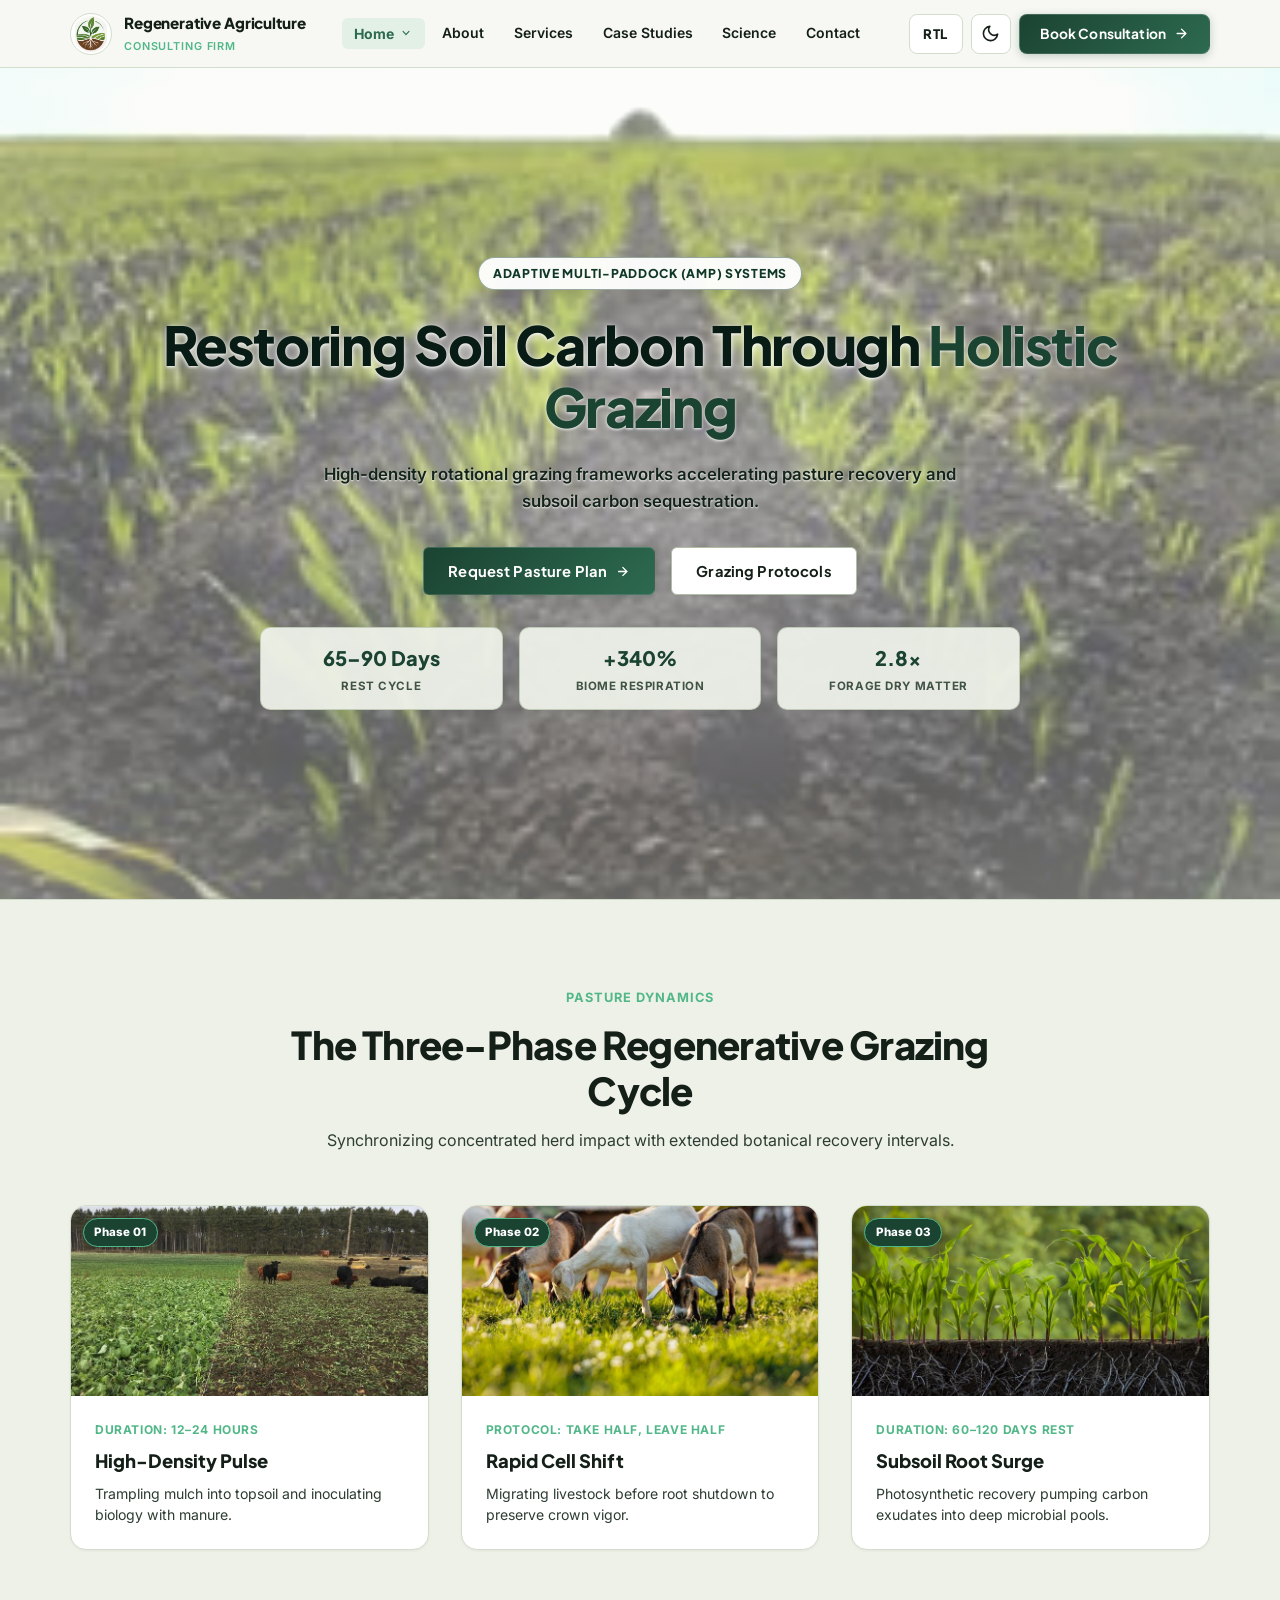
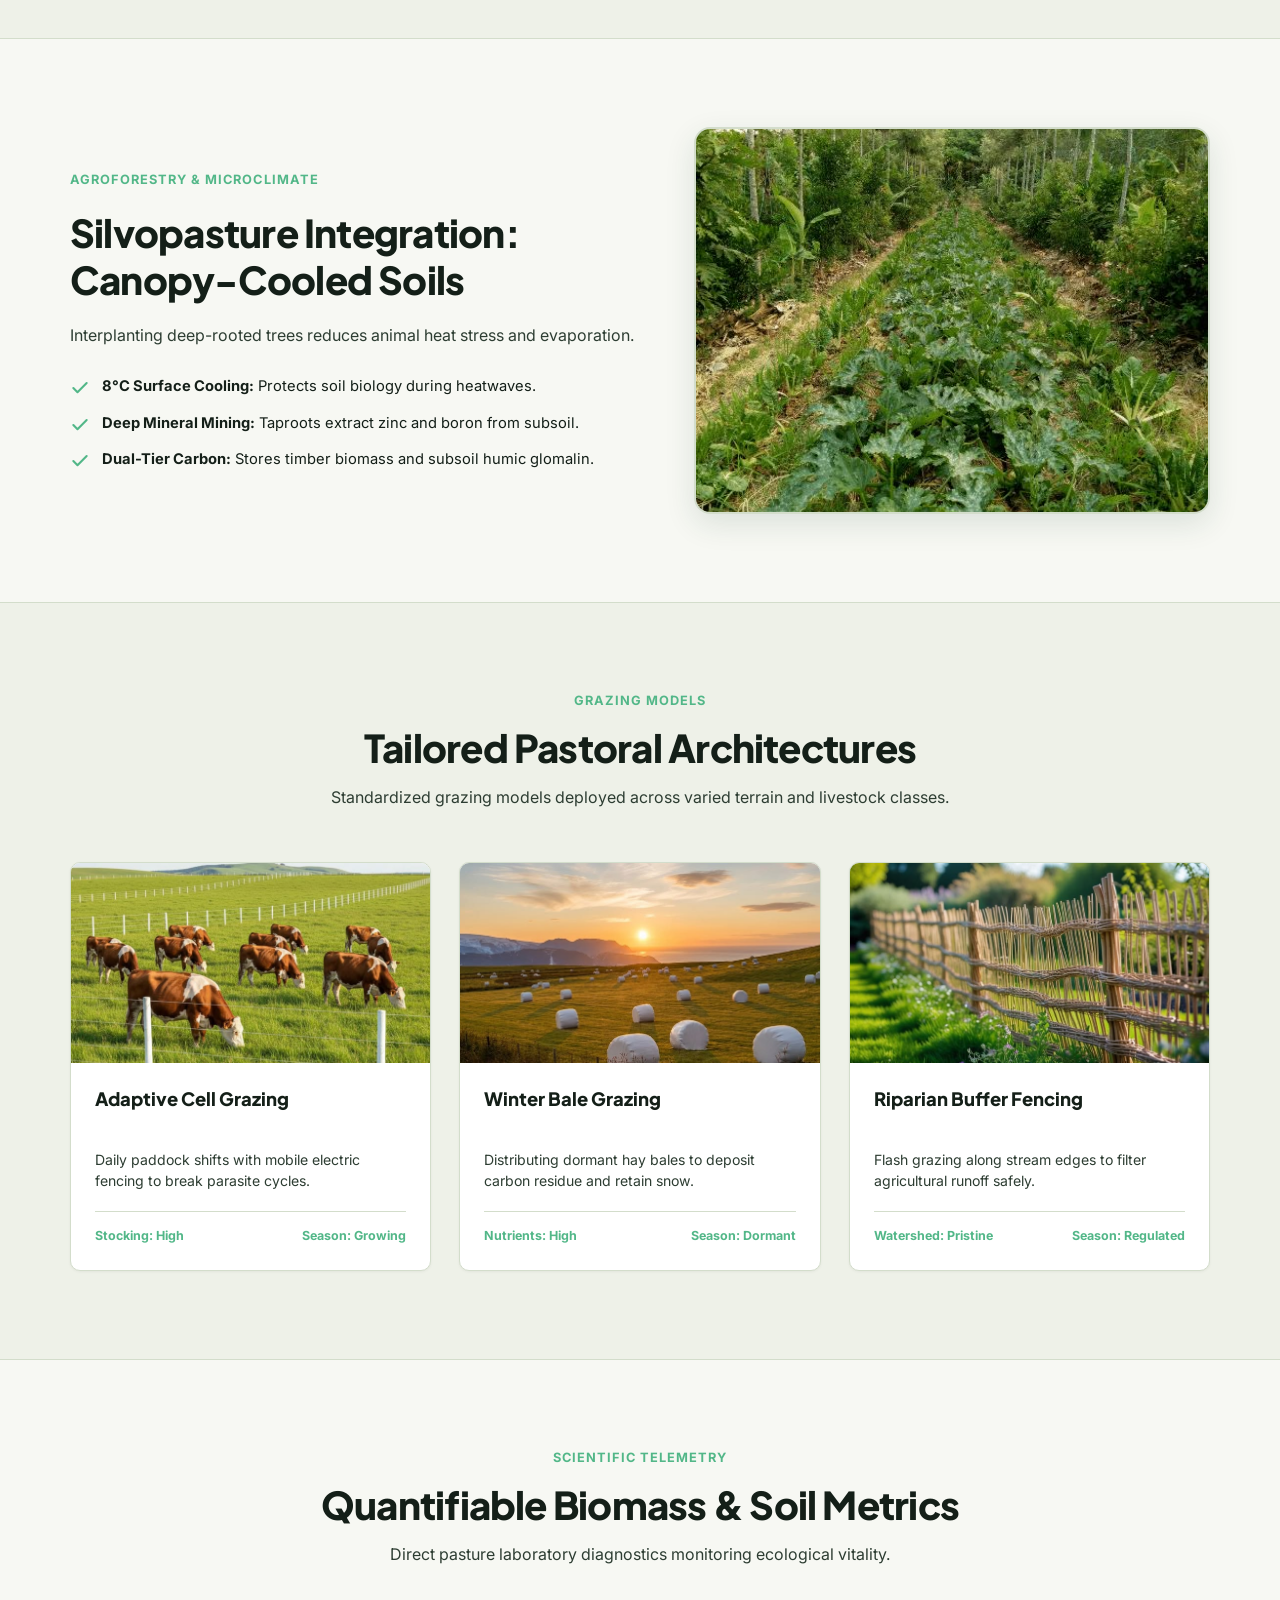
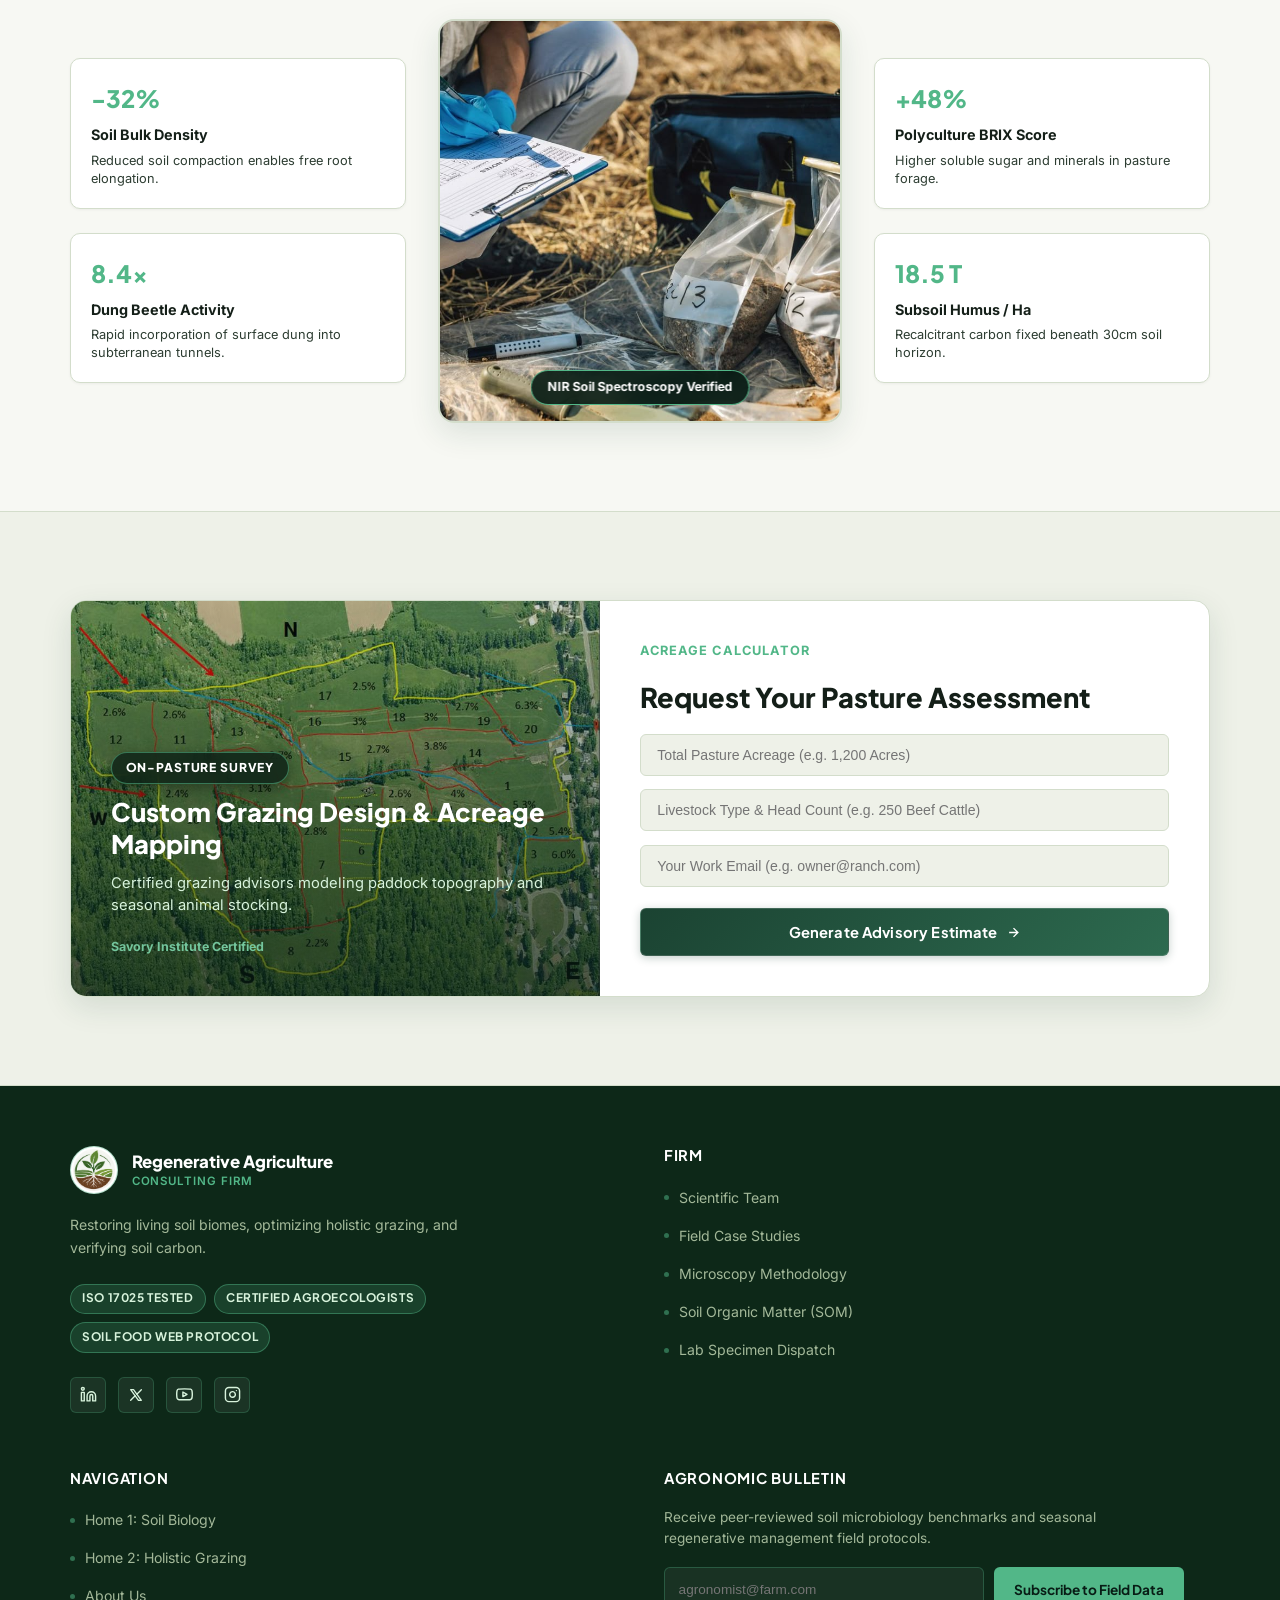
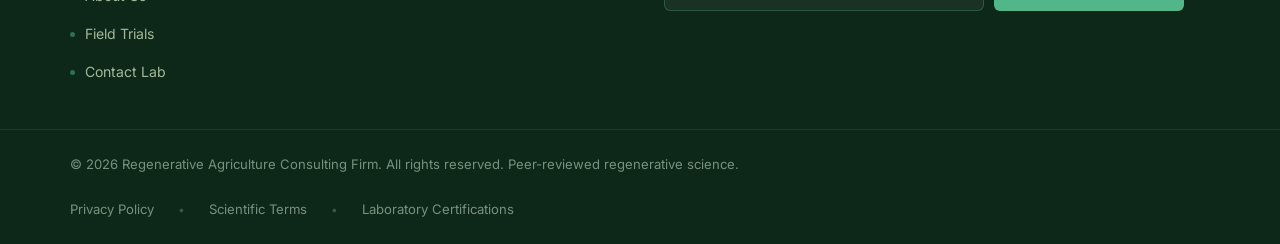
<file: home-2.html>
<!DOCTYPE html>
<html lang="en" dir="ltr">

<head>
  <meta charset="UTF-8">
  <meta name="viewport" content="width=device-width, initial-scale=1.0">
  <title>Regenerative Agriculture Consulting Firm | Holistic Grazing & Ecosystem Carbon</title>
  <meta name="description"
    content="Science-backed holistic grazing management, adaptive multi-paddock (AMP) design, silvopasture integration, and verifiable livestock-driven soil carbon sequestration.">

  <!-- Favicon using official brand logo from header -->
  <link rel="icon" type="image/png" href="assets/images/logo/logo.png">
  <link rel="shortcut icon" type="image/png" href="assets/images/logo/logo.png">
  <link rel="apple-touch-icon" href="assets/images/logo/logo.png">

  <!-- Core Design System & Responsive Stylesheet -->
  <link rel="stylesheet" href="assets/css/style.css?v=2.3">
  <link rel="stylesheet" href="assets/css/responsive.css?v=2.3">
</head>

<body>

  <!-- =======================================================================
       BRANDED PRELOADER
       ======================================================================= -->
  <div id="preloader" aria-hidden="true">
    <div class="loader-emblem">
      <img src="assets/images/logo/logo.png" alt="RegenAg Logo Loader" class="loader-logo-img">
      <div class="loader-ring"></div>
    </div>
    <div class="loader-bar-wrap">
      <div class="loader-bar"></div>
    </div>
    <span class="loader-text">Restoring Pasture Biomes</span>
  </div>

  <!-- =======================================================================
       FIXED COMPACT HEADER (Single line desktop, fixed top)
       ======================================================================= -->
  <header class="site-header" id="site-header">
    <div class="header-container">

      <!-- Brand Identity [Logo + Brand Name + Subtitle] -->
      <a href="index.html" class="brand-link" aria-label="Regenerative Agriculture Consulting Firm Home">
        <img src="assets/images/logo/logo.png" alt="Regenerative Agriculture Consulting Firm Emblem"
          class="brand-logo-img">
        <div class="brand-info">
          <span class="brand-title">Regenerative Agriculture</span>
          <span class="brand-subtitle">Consulting Firm</span>
        </div>
      </a>

      <!-- Desktop Navigation (Exactly 6 Nav Items on One Line) -->
      <nav class="desktop-nav" aria-label="Main Navigation">
        <ul class="nav-list">

          <!-- 1. Home (Click-Only Dropdown: Home 1, Home 2) -->
          <li class="nav-item">
            <button type="button" class="nav-link dropdown-trigger active" aria-expanded="false" aria-haspopup="true"
              id="homeDropdownBtn">
              <span>Home</span>
              <svg class="dropdown-chevron" viewBox="0 0 20 20" fill="currentColor" aria-hidden="true">
                <path fill-rule="evenodd"
                  d="M5.23 7.21a.75.75 0 011.06.02L10 11.168l3.71-3.938a.75.75 0 111.08 1.04l-4.25 4.5a.75.75 0 01-1.08 0l-4.25-4.5a.75.75 0 01.02-1.06z"
                  clip-rule="evenodd" />
              </svg>
            </button>
            <div class="nav-dropdown" aria-labelledby="homeDropdownBtn">
              <a href="index.html" class="dropdown-link">
                <span>Home 1: Soil Biology</span>
                <span class="dropdown-badge">Core</span>
              </a>
              <a href="home-2.html" class="dropdown-link active">
                <span>Home 2: Holistic Grazing</span>
                <span class="dropdown-badge">Ecosystem</span>
              </a>
            </div>
          </li>

          <!-- 2. About -->
          <li class="nav-item">
            <a href="about.html" class="nav-link">About</a>
          </li>

          <!-- 3. Services -->
          <li class="nav-item">
            <a href="services.html" class="nav-link">Services</a>
          </li>

          <!-- 4. Case Studies -->
          <li class="nav-item">
            <a href="case-studies.html" class="nav-link">Case Studies</a>
          </li>

          <!-- 5. Science / Soil Lab -->
          <li class="nav-item">
            <a href="science.html" class="nav-link">Science</a>
          </li>

          <!-- 6. Contact (Directly visible) -->
          <li class="nav-item">
            <a href="contact.html" class="nav-link">Contact</a>
          </li>
        </ul>
      </nav>

      <!-- Desktop Action Controls [RTL/LTR, Dark Mode, CTA] -->
      <div class="header-actions">

        <!-- RTL/LTR Toggle -->
        <button type="button" class="tool-btn rtl-toggle-btn" aria-label="Toggle text direction" title="Toggle RTL/LTR">
          <span class="rtl-text">RTL</span>
        </button>

        <!-- Dark Mode Toggle (#000000 Strict) -->
        <button type="button" class="tool-btn theme-toggle-btn" aria-label="Switch to dark mode"
          title="Switch to Dark Mode">
          <svg viewBox="0 0 24 24" fill="none" stroke="currentColor" stroke-width="2" stroke-linecap="round"
            stroke-linejoin="round" aria-hidden="true">
            <path d="M21 12.79A9 9 0 1 1 11.21 3 7 7 0 0 0 21 12.79z" />
          </svg>
        </button>

        <!-- CTA Action Button -->
        <a href="contact.html" class="btn-cta">
          <span>Book Consultation</span>
          <svg width="14" height="14" viewBox="0 0 24 24" fill="none" stroke="currentColor" stroke-width="2.5"
            stroke-linecap="round" stroke-linejoin="round" aria-hidden="true">
            <path d="M5 12h14M12 5l7 7-7 7" />
          </svg>
        </a>

        <!-- Mobile Menu Toggle Button (Visible on tablet/mobile) -->
        <button type="button" class="mobile-toggle-btn" aria-label="Open mobile navigation menu"
          aria-controls="mobileDrawer">
          <svg viewBox="0 0 24 24" fill="none" stroke="currentColor" stroke-width="2.2" stroke-linecap="round"
            stroke-linejoin="round" aria-hidden="true">
            <line x1="3" y1="12" x2="21" y2="12"></line>
            <line x1="3" y1="6" x2="21" y2="6"></line>
            <line x1="3" y1="18" x2="21" y2="18"></line>
          </svg>
        </button>

      </div>

    </div>
  </header>

  <!-- =======================================================================
       MOBILE MENU DRAWER & ACCORDION
       ======================================================================= -->
  <div class="mobile-overlay" aria-hidden="true"></div>

  <aside class="mobile-drawer" id="mobileDrawer" aria-label="Mobile Navigation Drawer">
    <div class="drawer-header">
      <div class="brand-link">
        <img src="assets/images/logo/logo.png" alt="RegenAg Logo" class="brand-logo-img">
        <div class="brand-info">
          <span class="brand-title">Regenerative Agriculture</span>
          <span class="brand-subtitle">Soil & Agroecology</span>
        </div>
      </div>
      <button type="button" class="drawer-close-btn" aria-label="Close mobile navigation">
        <svg viewBox="0 0 24 24" fill="none" stroke="currentColor" stroke-width="2.2" stroke-linecap="round"
          stroke-linejoin="round" aria-hidden="true">
          <line x1="18" y1="6" x2="6" y2="18"></line>
          <line x1="6" y1="6" x2="18" y2="18"></line>
        </svg>
      </button>
    </div>

    <!-- Mobile Navigation List -->
    <ul class="mobile-nav-list">

      <!-- Mobile Home Accordion (Click only) -->
      <li class="mobile-item">
        <button type="button" class="mobile-nav-link mobile-accordion-trigger" aria-expanded="false">
          <span>Home Overview</span>
          <svg class="dropdown-chevron" viewBox="0 0 20 20" fill="currentColor" width="16" height="16"
            aria-hidden="true">
            <path fill-rule="evenodd"
              d="M5.23 7.21a.75.75 0 011.06.02L10 11.168l3.71-3.938a.75.75 0 111.08 1.04l-4.25 4.5a.75.75 0 01-1.08 0l-4.25-4.5a.75.75 0 01.02-1.06z"
              clip-rule="evenodd" />
          </svg>
        </button>
        <div class="mobile-accordion">
          <a href="index.html" class="mobile-sub-link">Home 1: Soil Biology</a>
          <a href="home-2.html" class="mobile-sub-link active">Home 2: Holistic Grazing</a>
        </div>
      </li>

      <li class="mobile-item">
        <a href="about.html" class="mobile-nav-link">About Firm</a>
      </li>

      <li class="mobile-item">
        <a href="services.html" class="mobile-nav-link">Services</a>
      </li>

      <li class="mobile-item">
        <a href="case-studies.html" class="mobile-nav-link">Case Studies</a>
      </li>

      <li class="mobile-item">
        <a href="science.html" class="mobile-nav-link">Soil Science</a>
      </li>

      <li class="mobile-item">
        <a href="contact.html" class="mobile-nav-link">Contact</a>
      </li>
    </ul>

    <!-- Mobile Drawer Footer Tools -->
    <div class="drawer-footer">
      <div class="drawer-tools">
        <button type="button" class="drawer-tool-item theme-toggle-btn" aria-label="Switch to dark mode">
          <svg width="18" height="18" viewBox="0 0 24 24" fill="none" stroke="currentColor" stroke-width="2"
            stroke-linecap="round" stroke-linejoin="round" aria-hidden="true">
            <path d="M21 12.79A9 9 0 1 1 11.21 3 7 7 0 0 0 21 12.79z" />
          </svg>
          <span>Dark Mode</span>
        </button>
        <button type="button" class="drawer-tool-item rtl-toggle-btn" aria-label="Toggle text direction">
          <span>RTL / LTR</span>
        </button>
      </div>

      <a href="contact.html" class="btn-cta" style="justify-content: center; width: 100%; text-align: center;">
        <span>Book Soil Consultation</span>
      </a>
    </div>
  </aside>

  <!-- =======================================================================
       MAIN CONTENT - HOME 2 (EXACTLY 6 CONTENT SECTIONS - ALL UNIQUE LAYOUTS)
       ======================================================================= -->
  <main id="main-content">

    <!-- -------------------------------------------------------------------
         SECTION 1: HERO (Cinematic Panoramic Showcase with Central Glass Float)
         ------------------------------------------------------------------- -->
    <section class="h2-hero-section" aria-labelledby="h2-hero-title">
      <img src="assets/images/hero/p13.jpg"
        alt="Holistic rotational grazing cattle herd moving across lush green pastures" class="h2-hero-bg">
      <div class="h2-hero-overlay"></div>

      <div class="h2-hero-container">

        <span class="badge-tag">Adaptive Multi-Paddock (AMP) Systems</span>

        <h1 id="h2-hero-title" class="h2-hero-title">
          Restoring Soil Carbon Through <span class="hero-accent">Holistic Grazing</span>
        </h1>

        <p class="h2-hero-lead">
          High-density rotational grazing frameworks accelerating pasture recovery and subsoil carbon sequestration.
        </p>

        <div class="hero-actions" style="justify-content: center;">
          <a href="contact.html" class="btn-cta">
            <span>Request Pasture Plan</span>
            <svg width="14" height="14" viewBox="0 0 24 24" fill="none" stroke="currentColor" stroke-width="2.5"
              aria-hidden="true">
              <path d="M5 12h14M12 5l7 7-7 7" />
            </svg>
          </a>
          <a href="services.html" class="btn-secondary">
            <span>Grazing Protocols</span>
          </a>
        </div>

        <!-- Horizontal Live Telemetry Strip -->
        <div class="h2-hero-telemetry-bar">
          <div class="h2-telemetry-pill">
            <span class="h2-telemetry-num">65–90 Days</span>
            <span class="h2-telemetry-label">Rest Cycle</span>
          </div>
          <div class="h2-telemetry-pill">
            <span class="h2-telemetry-num">+340%</span>
            <span class="h2-telemetry-label">Biome Respiration</span>
          </div>
          <div class="h2-telemetry-pill">
            <span class="h2-telemetry-num">2.8x</span>
            <span class="h2-telemetry-label">Forage Dry Matter</span>
          </div>
        </div>

      </div>
    </section>

    <!-- -------------------------------------------------------------------
         SECTION 2: ROTATIONAL CONTINUUM (Horizontal Step Flow)
         ------------------------------------------------------------------- -->
    <section class="h2-rotational-section" aria-labelledby="rotational-title">
      <div class="h2-rotational-container">

        <div class="section-header-centered">
          <span class="section-eyebrow">Pasture Dynamics</span>
          <h2 id="rotational-title" class="section-title">
            The Three-Phase Regenerative Grazing Cycle
          </h2>
          <p class="section-desc">
            Synchronizing concentrated herd impact with extended botanical recovery intervals.
          </p>
        </div>

        <div class="rotational-flow">

          <!-- Node 1 -->
          <div class="rotational-node">
            <div class="rotational-node-img-wrap">
              <img src="assets/images/sections/p14.jpg"
                alt="High-density herd trampling forage to create protective soil armor" class="rotational-node-img">
              <span class="rotational-step-badge">Phase 01</span>
            </div>
            <div class="rotational-node-body">
              <span class="rotational-timeframe">Duration: 12–24 Hours</span>
              <h3 class="rotational-node-title">High-Density Pulse</h3>
              <p class="rotational-node-desc">
                Trampling mulch into topsoil and inoculating biology with manure.
              </p>
            </div>
          </div>

          <!-- Node 2 -->
          <div class="rotational-node">
            <div class="rotational-node-img-wrap">
              <img src="assets/images/sections/p15.jpg" alt="Herd moving to fresh paddock leaving top 60% grass intact"
                class="rotational-node-img">
              <span class="rotational-step-badge">Phase 02</span>
            </div>
            <div class="rotational-node-body">
              <span class="rotational-timeframe">Protocol: Take Half, Leave Half</span>
              <h3 class="rotational-node-title">Rapid Cell Shift</h3>
              <p class="rotational-node-desc">
                Migrating livestock before root shutdown to preserve crown vigor.
              </p>
            </div>
          </div>

          <!-- Node 3 -->
          <div class="rotational-node">
            <div class="rotational-node-img-wrap">
              <img src="assets/images/sections/p16.jpg"
                alt="Regenerated multi-species pasture during full vegetative recovery" class="rotational-node-img">
              <span class="rotational-step-badge">Phase 03</span>
            </div>
            <div class="rotational-node-body">
              <span class="rotational-timeframe">Duration: 60–120 Days Rest</span>
              <h3 class="rotational-node-title">Subsoil Root Surge</h3>
              <p class="rotational-node-desc">
                Photosynthetic recovery pumping carbon exudates into deep microbial pools.
              </p>
            </div>
          </div>

        </div>

      </div>
    </section>

    <!-- -------------------------------------------------------------------
         SECTION 3: SILVOPASTURE INVERTED SPLIT (Agroforestry Synergy)
         ------------------------------------------------------------------- -->
    <section class="h2-silvo-section" aria-labelledby="silvo-title">
      <div class="h2-silvo-container">

        <div class="silvo-content">
          <span class="section-eyebrow">Agroforestry & Microclimate</span>
          <h2 id="silvo-title" class="section-title">
            Silvopasture Integration: Canopy-Cooled Soils
          </h2>
          <p class="section-desc">
            Interplanting deep-rooted trees reduces animal heat stress and evaporation.
          </p>

          <div class="silvo-feature-list">
            <div class="silvo-feature-item">
              <svg class="silvo-check-icon" viewBox="0 0 24 24" fill="none" stroke="currentColor" stroke-width="2.5"
                stroke-linecap="round" stroke-linejoin="round" aria-hidden="true">
                <polyline points="20 6 9 17 4 12"></polyline>
              </svg>
              <span><strong>8°C Surface Cooling:</strong> Protects soil biology during heatwaves.</span>
            </div>
            <div class="silvo-feature-item">
              <svg class="silvo-check-icon" viewBox="0 0 24 24" fill="none" stroke="currentColor" stroke-width="2.5"
                stroke-linecap="round" stroke-linejoin="round" aria-hidden="true">
                <polyline points="20 6 9 17 4 12"></polyline>
              </svg>
              <span><strong>Deep Mineral Mining:</strong> Taproots extract zinc and boron from subsoil.</span>
            </div>
            <div class="silvo-feature-item">
              <svg class="silvo-check-icon" viewBox="0 0 24 24" fill="none" stroke="currentColor" stroke-width="2.5"
                stroke-linecap="round" stroke-linejoin="round" aria-hidden="true">
                <polyline points="20 6 9 17 4 12"></polyline>
              </svg>
              <span><strong>Dual-Tier Carbon:</strong> Stores timber biomass and subsoil humic glomalin.</span>
            </div>
          </div>
        </div>

        <div class="silvo-visual-stack">
          <div class="silvo-img-card">
            <img src="assets/images/sections/p17.jpg"
              alt="Sunlight filtering through mature agroforestry trees onto grazing pasture" class="silvo-main-img">
          </div>

        </div>

      </div>
    </section>

    <!-- -------------------------------------------------------------------
         SECTION 4: 3-GRAZING ECOSYSTEM MATRIX (Guaranteed Even Cards)
         ------------------------------------------------------------------- -->
    <section class="h2-matrix-section" aria-labelledby="matrix-title">
      <div class="h2-matrix-container">

        <div class="section-header-centered">
          <span class="section-eyebrow">Grazing Models</span>
          <h2 id="matrix-title" class="section-title">
            Tailored Pastoral Architectures
          </h2>
          <p class="section-desc">
            Standardized grazing models deployed across varied terrain and livestock classes.
          </p>
        </div>

        <div class="matrix-grid">

          <!-- Card 1 -->
          <article class="matrix-card">
            <div class="matrix-thumb-wrap">
              <img src="assets/images/sections/p18.jpg" alt="Precision electric polywire cell grazing subdivision"
                class="matrix-thumb">
            </div>
            <div class="matrix-body">
              <h3 class="matrix-heading">Adaptive Cell Grazing</h3>
              <p class="matrix-desc">
                Daily paddock shifts with mobile electric fencing to break parasite cycles.
              </p>
              <div class="matrix-footer">
                <span>Stocking: High</span>
                <span>Season: Growing</span>
              </div>
            </div>
          </article>

          <!-- Card 2 -->
          <article class="matrix-card">
            <div class="matrix-thumb-wrap">
              <img src="assets/images/sections/p19.jpg"
                alt="Winter round bales arranged for distributed on-pasture feeding" class="matrix-thumb">
            </div>
            <div class="matrix-body">
              <h3 class="matrix-heading">Winter Bale Grazing</h3>
              <p class="matrix-desc">
                Distributing dormant hay bales to deposit carbon residue and retain snow.
              </p>
              <div class="matrix-footer">
                <span>Nutrients: High</span>
                <span>Season: Dormant</span>
              </div>
            </div>
          </article>

          <!-- Card 3 -->
          <article class="matrix-card">
            <div class="matrix-thumb-wrap">
              <img src="assets/images/sections/p20.jpg"
                alt="Protected creek corridor with restored perennial native wetland grasses" class="matrix-thumb">
            </div>
            <div class="matrix-body">
              <h3 class="matrix-heading">Riparian Buffer Fencing</h3>
              <p class="matrix-desc">
                Flash grazing along stream edges to filter agricultural runoff safely.
              </p>
              <div class="matrix-footer">
                <span>Watershed: Pristine</span>
                <span>Season: Regulated</span>
              </div>
            </div>
          </article>

        </div>

      </div>
    </section>

    <!-- -------------------------------------------------------------------
         SECTION 5: CARBON SPECTROSCOPY ORBIT DASHBOARD (Center Focus)
         ------------------------------------------------------------------- -->
    <section class="h2-dashboard-section" aria-labelledby="dashboard-title">
      <div class="h2-dashboard-container">

        <div class="section-header-centered">
          <span class="section-eyebrow">Scientific Telemetry</span>
          <h2 id="dashboard-title" class="section-title">
            Quantifiable Biomass & Soil Metrics
          </h2>
          <p class="section-desc">
            Direct pasture laboratory diagnostics monitoring ecological vitality.
          </p>
        </div>

        <div class="dashboard-orbit-wrap">

          <!-- Left Column: 2 Cards -->
          <div class="dashboard-col">
            <div class="orbit-card">
              <span class="orbit-num">-32%</span>
              <div class="orbit-title">Soil Bulk Density</div>
              <p class="orbit-desc">Reduced soil compaction enables free root elongation.</p>
            </div>
            <div class="orbit-card">
              <span class="orbit-num">8.4x</span>
              <div class="orbit-title">Dung Beetle Activity</div>
              <p class="orbit-desc">Rapid incorporation of surface dung into subterranean tunnels.</p>
            </div>
          </div>

          <!-- Center Focus Frame -->
          <div class="dashboard-center-frame">
            <img src="assets/images/sections/p21.jpg"
              alt="Agronomist conducting field soil testing and NIR spectroscopy audit" class="dashboard-center-img">
            <div class="dashboard-center-badge">NIR Soil Spectroscopy Verified</div>
          </div>

          <!-- Right Column: 2 Cards -->
          <div class="dashboard-col">
            <div class="orbit-card">
              <span class="orbit-num">+48%</span>
              <div class="orbit-title">Polyculture BRIX Score</div>
              <p class="orbit-desc">Higher soluble sugar and minerals in pasture forage.</p>
            </div>
            <div class="orbit-card">
              <span class="orbit-num">18.5 T</span>
              <div class="orbit-title">Subsoil Humus / Ha</div>
              <p class="orbit-desc">Recalcitrant carbon fixed beneath 30cm soil horizon.</p>
            </div>
          </div>

        </div>

      </div>
    </section>

    <!-- -------------------------------------------------------------------
         SECTION 6: CONSULTATION STUDIO (Dual-Tone Split Card)
         ------------------------------------------------------------------- -->
    <section class="h2-dispatch-section" aria-labelledby="dispatch-title">
      <div class="h2-dispatch-container">

        <div class="dispatch-studio-card">

          <!-- Left Visual & Accreditation -->
          <div class="dispatch-studio-left">
            <img src="assets/images/sections/p22.jpg" alt="Pasture agronomist surveying commercial acreage"
              class="dispatch-left-bg">
            <div class="dispatch-left-overlay"></div>
            <div class="dispatch-left-content">
              <span class="badge-tag" style="background: rgba(82, 183, 136, 0.25); color: #FFFFFF;">On-Pasture Survey</span>
              <h3 style="font-size: 1.6rem; font-weight: 800; color: #FFFFFF;">
                Custom Grazing Design & Acreage Mapping
              </h3>
              <p style="font-size: 0.92rem; color: #D8F3DC; line-height: 1.5;">
                Certified grazing advisors modeling paddock topography and seasonal animal stocking.
              </p>
              <div style="font-size: 0.78rem; font-weight: 700; color: var(--color-sprout-soft); margin-top: 0.5rem;">
                Savory Institute Certified
              </div>
            </div>
          </div>

          <!-- Right 3-Field Dispatch Input -->
          <div class="dispatch-studio-right">
            <span class="section-eyebrow">Acreage Calculator</span>
            <h2 id="dispatch-title" class="dispatch-right-title">
              Request Your Pasture Assessment
            </h2>
            <form class="dispatch-form-stack" onsubmit="event.preventDefault(); window.location.href='contact.html';">
              <input type="text" placeholder="Total Pasture Acreage (e.g. 1,200 Acres)" class="dispatch-field" required
                aria-label="Total Pasture Acreage">
              <input type="text" placeholder="Livestock Type & Head Count (e.g. 250 Beef Cattle)" class="dispatch-field"
                required aria-label="Livestock Type and Head Count">
              <input type="email" placeholder="Your Work Email (e.g. owner@ranch.com)" class="dispatch-field" required
                aria-label="Work Email Address">
              <button type="submit" class="btn-cta"
                style="padding: 0.75rem 1.4rem; justify-content: center; font-size: 0.92rem; margin-top: 0.5rem;">
                <span>Generate Advisory Estimate</span>
                <svg width="14" height="14" viewBox="0 0 24 24" fill="none" stroke="currentColor" stroke-width="2.5"
                  aria-hidden="true">
                  <path d="M5 12h14M12 5l7 7-7 7" />
                </svg>
              </button>
            </form>
          </div>

        </div>

      </div>
    </section>

  </main>

  <!-- =======================================================================
       SHARED EDITORIAL FOOTER
       ======================================================================= -->
  <footer class="site-footer">
    <div class="footer-top">

      <!-- 1. Brand Column -->
      <div class="footer-brand">
        <a href="index.html" class="footer-brand-header" aria-label="Regenerative Agriculture Consulting Firm Home">
          <img src="assets/images/logo/logo.png" alt="Regenerative Agriculture Consulting Logo" class="footer-logo-img">
          <div>
            <div class="footer-brand-title">Regenerative Agriculture</div>
            <div class="footer-brand-sub">Consulting Firm</div>
          </div>
        </a>
        <p class="footer-bio">
          Restoring living soil biomes, optimizing holistic grazing, and verifying soil carbon.
        </p>
        <div class="footer-accreditations">
          <span class="badge-tag">ISO 17025 Tested</span>
          <span class="badge-tag">Certified Agroecologists</span>
          <span class="badge-tag">Soil Food Web Protocol</span>
        </div>
        <div class="footer-socials">
          <a href="https://linkedin.com" target="_blank" rel="noopener noreferrer" class="footer-social-link" aria-label="LinkedIn">
            <svg width="17" height="17" viewBox="0 0 24 24" fill="none" stroke="currentColor" stroke-width="2" stroke-linecap="round" stroke-linejoin="round" aria-hidden="true">
              <path d="M16 8a6 6 0 0 1 6 6v7h-4v-7a2 2 0 0 0-2-2 2 2 0 0 0-2 2v7h-4v-7a6 6 0 0 1 6-6z"/>
              <rect x="2" y="9" width="4" height="12"/>
              <circle cx="4" cy="4" r="2"/>
            </svg>
          </a>
          <a href="https://twitter.com" target="_blank" rel="noopener noreferrer" class="footer-social-link" aria-label="X (Twitter)">
            <svg width="16" height="16" viewBox="0 0 24 24" fill="none" stroke="currentColor" stroke-width="2" stroke-linecap="round" stroke-linejoin="round" aria-hidden="true">
              <path d="M4 4l11.733 16h4.267l-11.733 -16z"/>
              <path d="M4 20l6.768 -6.768m2.46 -2.46l6.772 -6.772"/>
            </svg>
          </a>
          <a href="https://youtube.com" target="_blank" rel="noopener noreferrer" class="footer-social-link" aria-label="YouTube">
            <svg width="17" height="17" viewBox="0 0 24 24" fill="none" stroke="currentColor" stroke-width="2" stroke-linecap="round" stroke-linejoin="round" aria-hidden="true">
              <path d="M22.54 6.42a2.78 2.78 0 0 0-1.94-2C18.88 4 12 4 12 4s-6.88 0-8.6.46a2.78 2.78 0 0 0-1.94 2A29 29 0 0 0 1 11.75a29 29 0 0 0 .46 5.33A2.78 2.78 0 0 0 3.4 19c1.72.46 8.6.46 8.6.46s6.88 0 8.6-.46a2.78 2.78 0 0 0 1.94-2 29 29 0 0 0 .46-5.25 29 29 0 0 0-.46-5.33z"/>
              <polygon points="9.75 15.02 15.5 11.75 9.75 8.48 9.75 15.02"/>
            </svg>
          </a>
          <a href="https://instagram.com" target="_blank" rel="noopener noreferrer" class="footer-social-link" aria-label="Instagram">
            <svg width="17" height="17" viewBox="0 0 24 24" fill="none" stroke="currentColor" stroke-width="2" stroke-linecap="round" stroke-linejoin="round" aria-hidden="true">
              <rect x="2" y="2" width="20" height="20" rx="5" ry="5"/>
              <path d="M16 11.37A4 4 0 1 1 12.63 8 4 4 0 0 1 16 11.37z"/>
              <line x1="17.5" y1="6.5" x2="17.51" y2="6.5"/>
            </svg>
          </a>
        </div>
      </div>

      <!-- 3. Scientific Hub -->
      <div class="footer-col">
        <h2 class="footer-col-title">Firm</h2>
        <ul class="footer-nav-list">
          <li><a href="about.html" class="footer-link">Scientific Team</a></li>
          <li><a href="case-studies.html" class="footer-link">Field Case Studies</a></li>
          <li><a href="science.html" class="footer-link">Microscopy Methodology</a></li>
          <li><a href="about.html" class="footer-link">Soil Organic Matter (SOM)</a></li>
          <li><a href="contact.html" class="footer-link">Lab Specimen Dispatch</a></li>
        </ul>
      </div>

      <!-- 4. Quick Links -->
      <div class="footer-col">
        <h2 class="footer-col-title">Navigation</h2>
        <ul class="footer-nav-list">
          <li><a href="index.html" class="footer-link">Home 1: Soil Biology</a></li>
          <li><a href="home-2.html" class="footer-link">Home 2: Holistic Grazing</a></li>
          <li><a href="about.html" class="footer-link">About Us</a></li>
          <li><a href="case-studies.html" class="footer-link">Field Trials</a></li>
          <li><a href="contact.html" class="footer-link">Contact Lab</a></li>
        </ul>
      </div>

      <!-- 5. Field Bulletin / Newsletter -->
      <div class="footer-newsletter">
        <h2 class="footer-col-title">Agronomic Bulletin</h2>
        <p class="footer-dispatch-desc">
          Receive peer-reviewed soil microbiology benchmarks and seasonal regenerative management field protocols.
        </p>
        <form class="footer-newsletter-form"
          onsubmit="event.preventDefault(); alert('Subscribed to Agronomic Bulletin!');">
          <div class="dispatch-input-wrap">
            <input type="email" placeholder="agronomist@farm.com" required class="dispatch-input"
              aria-label="Work email address">
          </div>
          <button type="submit" class="dispatch-btn">Subscribe to Field Data</button>
        </form>
      </div>

    </div>

    <!-- Footer Bottom Strip -->
    <div class="footer-bottom">
      <div class="footer-bottom-inner">
        <p>&copy; 2026 Regenerative Agriculture Consulting Firm. All rights reserved. Peer-reviewed regenerative
          science.</p>
        <ul class="footer-meta-links">
          <li><a href="#" class="footer-link">Privacy Policy</a></li>
          <li><a href="#" class="footer-link">Scientific Terms</a></li>
          <li><a href="#" class="footer-link">Laboratory Certifications</a></li>
        </ul>
      </div>
    </div>
  </footer>

  <!-- =======================================================================
       SCROLL TO TOP BUTTON
       ======================================================================= -->
  <button type="button" id="scroll-to-top" aria-label="Scroll to top of page">
    <svg viewBox="0 0 24 24" fill="none" stroke="currentColor" stroke-width="2.5" stroke-linecap="round"
      stroke-linejoin="round" aria-hidden="true">
      <polyline points="18 15 12 9 6 15"></polyline>
    </svg>
  </button>

  <!-- External JavaScript Only -->
  <script src="assets/js/main.js"></script>
</body>

</html>
</file>
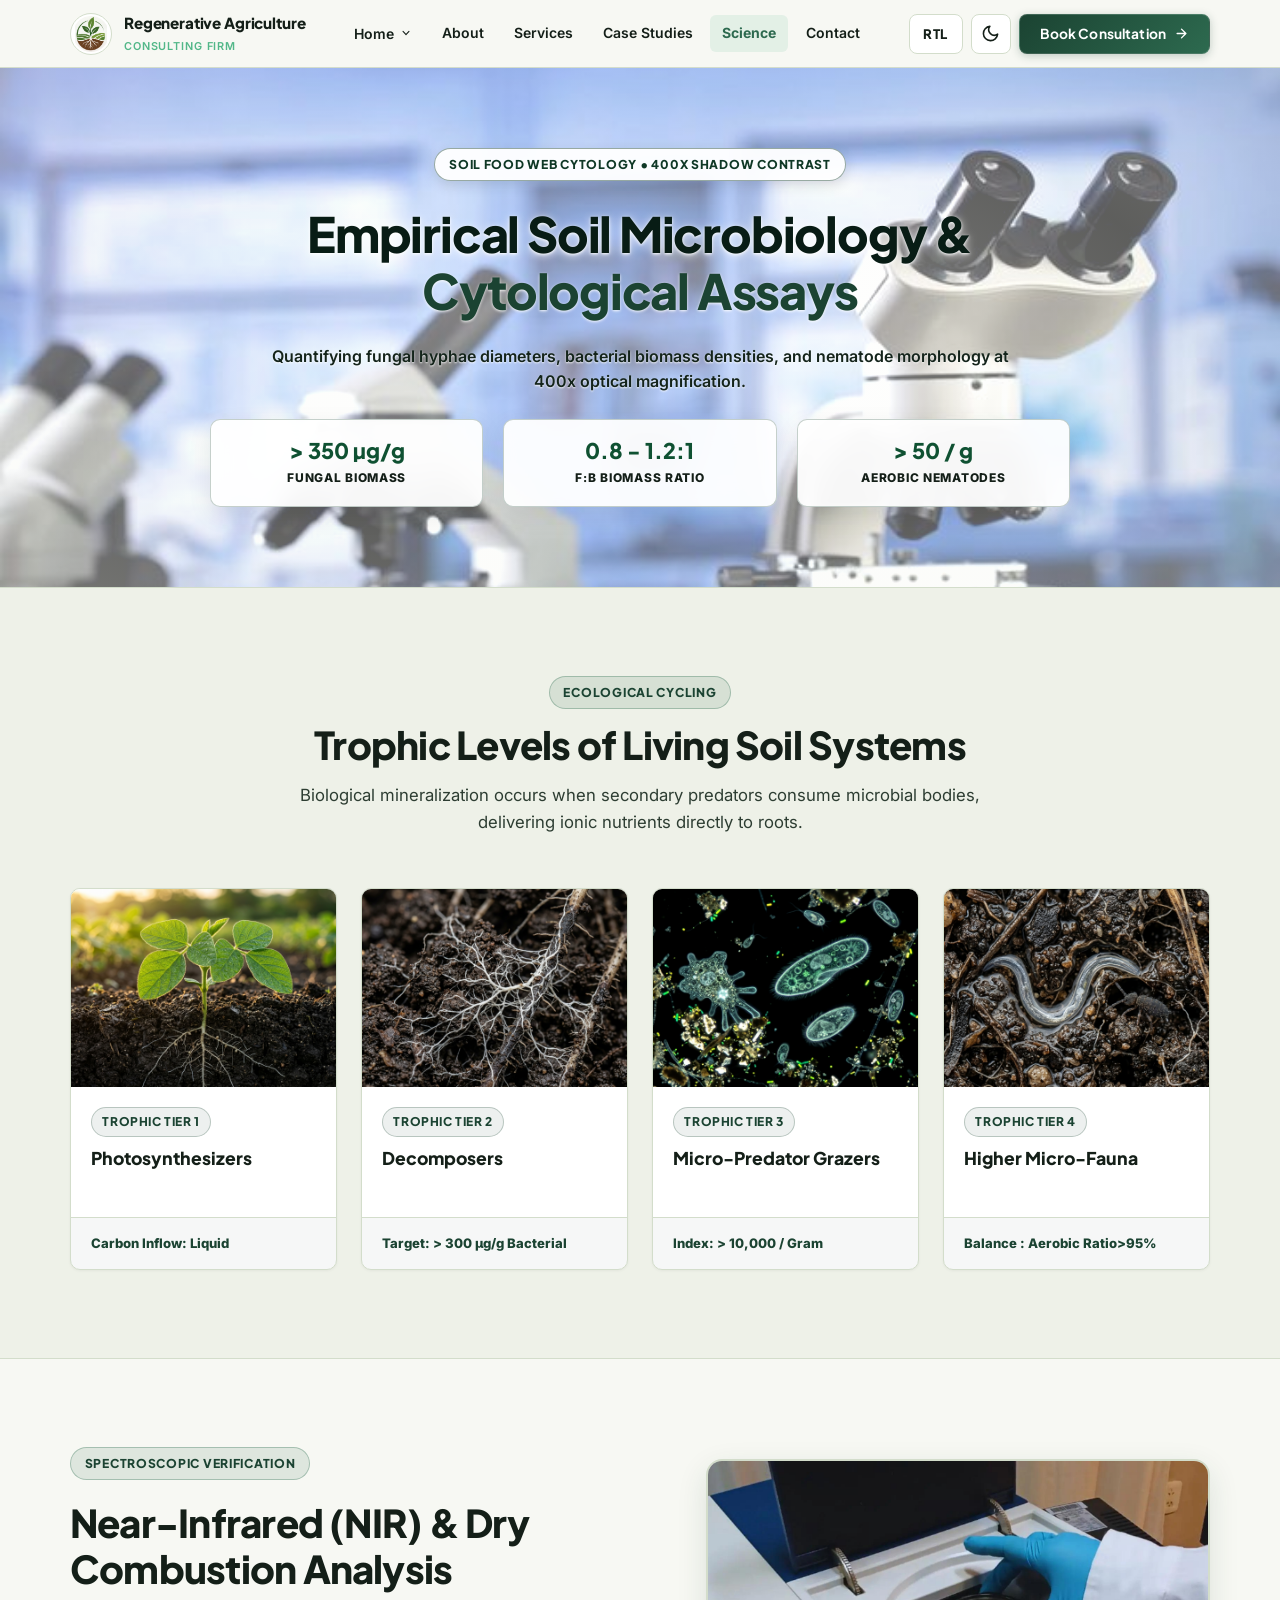
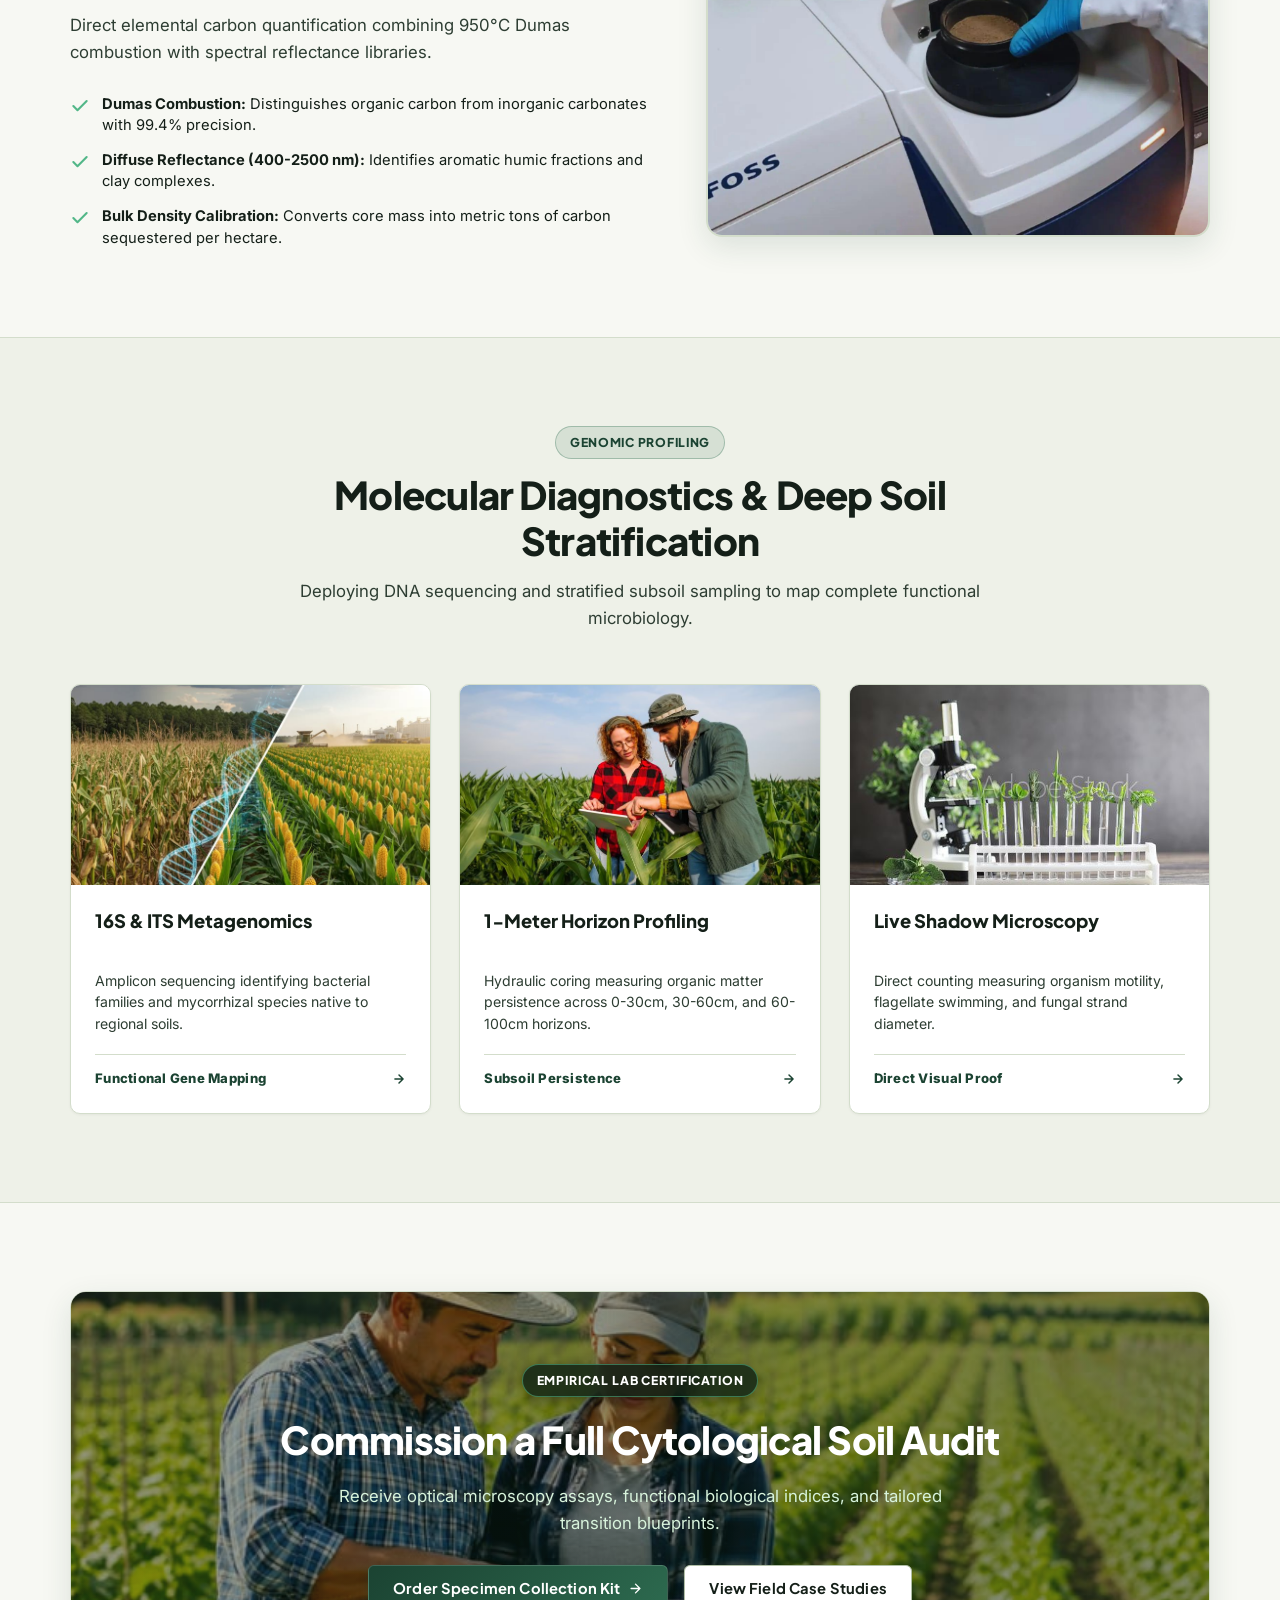
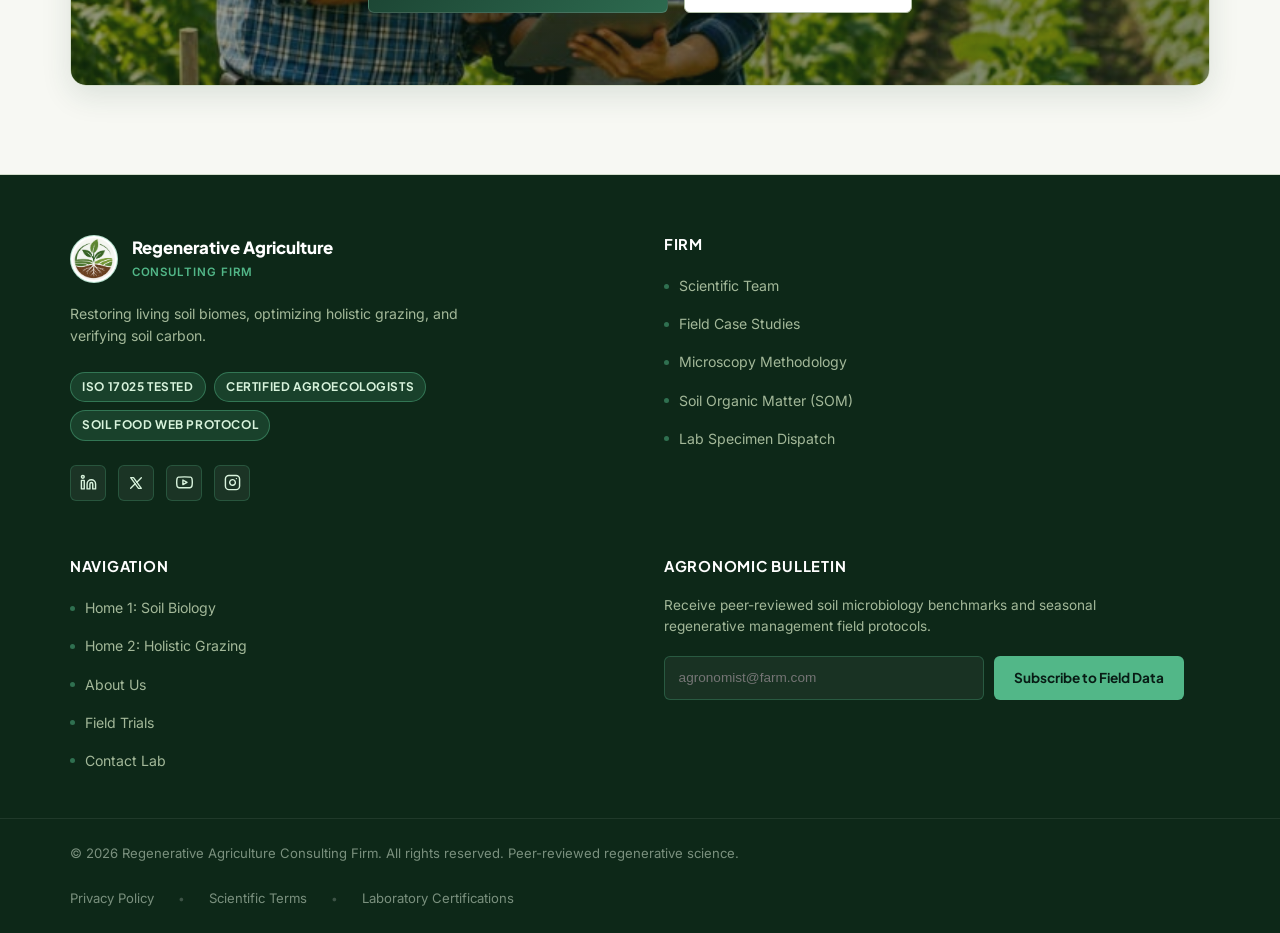
<file: science.html>
<!DOCTYPE html>
<html lang="en" dir="ltr">

<head>
  <meta charset="UTF-8">
  <meta name="viewport" content="width=device-width, initial-scale=1.0">
  <title>Soil Science & Microscopy Methodology | Regenerative Agriculture Consulting Firm</title>
  <meta name="description"
    content="Peer-reviewed soil microbiology assays, optical hemocytometer shadow-contrast microscopy, F:B biomass ratios, and NIR carbon spectroscopy protocols.">

  <!-- Favicon using official brand logo from header -->
  <link rel="icon" type="image/png" href="assets/images/logo/logo.png">
  <link rel="shortcut icon" type="image/png" href="assets/images/logo/logo.png">
  <link rel="apple-touch-icon" href="assets/images/logo/logo.png">

  <!-- Core Design System & Responsive Stylesheet -->
  <link rel="stylesheet" href="assets/css/style.css?v=2.3">
  <link rel="stylesheet" href="assets/css/responsive.css?v=2.3">
</head>

<body>

  <!-- =======================================================================
       BRANDED PRELOADER
       ======================================================================= -->
  <div id="preloader" aria-hidden="true">
    <div class="loader-emblem">
      <img src="assets/images/logo/logo.png" alt="RegenAg Logo Loader" class="loader-logo-img">
      <div class="loader-ring"></div>
    </div>
    <div class="loader-bar-wrap">
      <div class="loader-bar"></div>
    </div>
    <span class="loader-text">Loading Cytological Lab Assays</span>
  </div>

  <!-- =======================================================================
       FIXED COMPACT HEADER (Single line desktop, fixed top)
       ======================================================================= -->
  <header class="site-header" id="site-header">
    <div class="header-container">

      <!-- Brand Identity [Logo + Brand Name + Subtitle] -->
      <a href="index.html" class="brand-link" aria-label="Regenerative Agriculture Consulting Firm Home">
        <img src="assets/images/logo/logo.png" alt="Regenerative Agriculture Consulting Firm Emblem"
          class="brand-logo-img">
        <div class="brand-info">
          <span class="brand-title">Regenerative Agriculture</span>
          <span class="brand-subtitle">Consulting Firm</span>
        </div>
      </a>

      <!-- Desktop Navigation (Exactly 6 Nav Items on One Line) -->
      <nav class="desktop-nav" aria-label="Main Navigation">
        <ul class="nav-list">

          <!-- 1. Home (Click-Only Dropdown: Home 1, Home 2) -->
          <li class="nav-item">
            <button type="button" class="nav-link dropdown-trigger" aria-expanded="false" aria-haspopup="true"
              id="homeDropdownBtn">
              <span>Home</span>
              <svg class="dropdown-chevron" viewBox="0 0 20 20" fill="currentColor" aria-hidden="true">
                <path fill-rule="evenodd"
                  d="M5.23 7.21a.75.75 0 011.06.02L10 11.168l3.71-3.938a.75.75 0 111.08 1.04l-4.25 4.5a.75.75 0 01-1.08 0l-4.25-4.5a.75.75 0 01.02-1.06z"
                  clip-rule="evenodd" />
              </svg>
            </button>
            <div class="nav-dropdown" aria-labelledby="homeDropdownBtn">
              <a href="index.html" class="dropdown-link">
                <span>Home 1: Soil Biology</span>
                <span class="dropdown-badge">Core</span>
              </a>
              <a href="home-2.html" class="dropdown-link">
                <span>Home 2: Holistic Grazing</span>
                <span class="dropdown-badge">Ecosystem</span>
              </a>
            </div>
          </li>

          <!-- 2. About -->
          <li class="nav-item">
            <a href="about.html" class="nav-link">About</a>
          </li>

          <!-- 3. Services -->
          <li class="nav-item">
            <a href="services.html" class="nav-link">Services</a>
          </li>

          <!-- 4. Case Studies -->
          <li class="nav-item">
            <a href="case-studies.html" class="nav-link">Case Studies</a>
          </li>

          <!-- 5. Science / Soil Lab (Active Inner Page) -->
          <li class="nav-item">
            <a href="science.html" class="nav-link active">Science</a>
          </li>

          <!-- 6. Contact -->
          <li class="nav-item">
            <a href="contact.html" class="nav-link">Contact</a>
          </li>
        </ul>
      </nav>

      <!-- Desktop Action Controls [RTL/LTR, Dark Mode, CTA] -->
      <div class="header-actions">

        <!-- RTL/LTR Toggle -->
        <button type="button" class="tool-btn rtl-toggle-btn" aria-label="Toggle text direction" title="Toggle RTL/LTR">
          <span class="rtl-text">RTL</span>
        </button>

        <!-- Dark Mode Toggle (#000000 Strict) -->
        <button type="button" class="tool-btn theme-toggle-btn" aria-label="Switch to dark mode"
          title="Switch to Dark Mode">
          <svg viewBox="0 0 24 24" fill="none" stroke="currentColor" stroke-width="2" stroke-linecap="round"
            stroke-linejoin="round" aria-hidden="true">
            <path d="M21 12.79A9 9 0 1 1 11.21 3 7 7 0 0 0 21 12.79z" />
          </svg>
        </button>

        <!-- CTA Action Button -->
        <a href="contact.html" class="btn-cta">
          <span>Book Consultation</span>
          <svg width="14" height="14" viewBox="0 0 24 24" fill="none" stroke="currentColor" stroke-width="2.5"
            stroke-linecap="round" stroke-linejoin="round" aria-hidden="true">
            <path d="M5 12h14M12 5l7 7-7 7" />
          </svg>
        </a>

        <!-- Mobile Menu Toggle Button (Visible on tablet/mobile) -->
        <button type="button" class="mobile-toggle-btn" aria-label="Open mobile navigation menu"
          aria-controls="mobileDrawer">
          <svg viewBox="0 0 24 24" fill="none" stroke="currentColor" stroke-width="2.2" stroke-linecap="round"
            stroke-linejoin="round" aria-hidden="true">
            <line x1="3" y1="12" x2="21" y2="12"></line>
            <line x1="3" y1="6" x2="21" y2="6"></line>
            <line x1="3" y1="18" x2="21" y2="18"></line>
          </svg>
        </button>

      </div>

    </div>
  </header>

  <!-- =======================================================================
       MOBILE MENU DRAWER & ACCORDION
       ======================================================================= -->
  <div class="mobile-overlay" aria-hidden="true"></div>

  <aside class="mobile-drawer" id="mobileDrawer" aria-label="Mobile Navigation Drawer">
    <div class="drawer-header">
      <div class="brand-link">
        <img src="assets/images/logo/logo.png" alt="RegenAg Logo" class="brand-logo-img">
        <div class="brand-info">
          <span class="brand-title">Regenerative Agriculture</span>
          <span class="brand-subtitle">Soil & Agroecology</span>
        </div>
      </div>
      <button type="button" class="drawer-close-btn" aria-label="Close mobile menu">
        <svg viewBox="0 0 24 24" fill="none" stroke="currentColor" stroke-width="2" stroke-linecap="round"
          stroke-linejoin="round" aria-hidden="true">
          <line x1="18" y1="6" x2="6" y2="18"></line>
          <line x1="6" y1="6" x2="18" y2="18"></line>
        </svg>
      </button>
    </div>

    <!-- Mobile Navigation List -->
    <nav class="drawer-nav" aria-label="Mobile Navigation">
      <ul class="drawer-nav-list">

        <!-- Accordion 1: Home Pages (Click only - closed by default) -->
        <li class="drawer-nav-item mobile-item">
          <button type="button" class="drawer-accordion-btn mobile-accordion-trigger" aria-expanded="false"
            id="drawerHomeAccordion">
            <span>Home</span>
            <svg class="accordion-arrow dropdown-chevron" viewBox="0 0 20 20" fill="currentColor" aria-hidden="true">
              <path fill-rule="evenodd"
                d="M5.23 7.21a.75.75 0 011.06.02L10 11.168l3.71-3.938a.75.75 0 111.08 1.04l-4.25 4.5a.75.75 0 01-1.08 0l-4.25-4.5a.75.75 0 01.02-1.06z"
                clip-rule="evenodd" />
            </svg>
          </button>
          <div class="drawer-submenu mobile-accordion">
            <a href="index.html" class="drawer-sublink mobile-sub-link">Home 1: Soil Biology</a>
            <a href="home-2.html" class="drawer-sublink mobile-sub-link">Home 2: Holistic Grazing</a>
          </div>
        </li>

        <!-- Direct Links -->
        <li class="drawer-nav-item">
          <a href="about.html" class="drawer-link">About Us</a>
        </li>
        <li class="drawer-nav-item">
          <a href="services.html" class="drawer-link">Services</a>
        </li>
        <li class="drawer-nav-item">
          <a href="case-studies.html" class="drawer-link">Case Studies</a>
        </li>
        <li class="drawer-nav-item">
          <a href="science.html" class="drawer-link active">Science Lab</a>
        </li>
        <li class="drawer-nav-item">
          <a href="contact.html" class="drawer-link">Contact</a>
        </li>
      </ul>
    </nav>

    <!-- Mobile Drawer Footer Tools -->
    <div class="drawer-footer">
      <div class="drawer-tools">
        <button type="button" class="drawer-tool-item theme-toggle-btn" aria-label="Switch to dark mode">
          <svg width="18" height="18" viewBox="0 0 24 24" fill="none" stroke="currentColor" stroke-width="2"
            stroke-linecap="round" stroke-linejoin="round" aria-hidden="true">
            <path d="M21 12.79A9 9 0 1 1 11.21 3 7 7 0 0 0 21 12.79z" />
          </svg>
          <span>Dark Mode</span>
        </button>
        <button type="button" class="drawer-tool-item rtl-toggle-btn" aria-label="Toggle text direction">
          <span>RTL / LTR</span>
        </button>
      </div>

      <a href="contact.html" class="btn-cta full-width"
        style="justify-content: center; width: 100%; text-align: center;">
        <span>Book Consultation</span>
        <svg width="14" height="14" viewBox="0 0 24 24" fill="none" stroke="currentColor" stroke-width="2.5"
          stroke-linecap="round" stroke-linejoin="round" aria-hidden="true">
          <path d="M5 12h14M12 5l7 7-7 7" />
        </svg>
      </a>
    </div>
  </aside>

  <!-- =======================================================================
       MAIN CONTENT (EXACTLY 5 CONTENT SECTIONS FOR INNER PAGES)
       ======================================================================= -->
  <main id="main-content">

    <!-- =====================================================================
         SECTION 1: CYTOLOGICAL MICROSCOPY HERO (Background Image with Overlay)
         ===================================================================== -->
    <section class="inner-hero-section sci-hero-section" aria-labelledby="sciHeroTitle">
      <img src="assets/images/sections/p44.jpg" alt="High power shadow contrast optical microscopy"
        class="inner-hero-bg" width="1920" height="600" loading="eager">
      <div class="inner-hero-overlay"></div>

      <div class="inner-hero-container">
        <div class="badge-tag">Soil Food Web Cytology &bull; 400x Shadow Contrast</div>
        <h1 id="sciHeroTitle" class="inner-hero-title">
          Empirical Soil Microbiology & <span class="hero-accent">Cytological Assays</span>
        </h1>
        <p class="inner-hero-lead">
          Quantifying fungal hyphae diameters, bacterial biomass densities, and nematode morphology at 400x optical
          magnification.
        </p>

        <div class="inner-hero-telemetry-bar">
          <div class="inner-telemetry-card">
            <span class="inner-telemetry-num">&gt; 350 µg/g</span>
            <span class="inner-telemetry-label">Fungal Biomass</span>
          </div>
          <div class="inner-telemetry-card">
            <span class="inner-telemetry-num">0.8 - 1.2:1</span>
            <span class="inner-telemetry-label">F:B Biomass Ratio</span>
          </div>
          <div class="inner-telemetry-card">
            <span class="inner-telemetry-num">&gt; 50 / g</span>
            <span class="inner-telemetry-label">Aerobic Nematodes</span>
          </div>
        </div>
      </div>
    </section>

    <!-- =====================================================================
         SECTION 2: SOIL FOOD WEB TROPHIC PYRAMID (4 Tiers)
         ===================================================================== -->
    <section class="sci-pyramid-section" aria-labelledby="pyramidTitle">
      <div class="sci-pyramid-container">

        <div class="section-header section-header-centered text-center">
          <div class="badge-tag">Ecological Cycling</div>
          <h2 id="pyramidTitle" class="section-title">Trophic Levels of Living Soil Systems</h2>
          <p class="section-subtitle">
            Biological mineralization occurs when secondary predators consume microbial bodies, delivering ionic
            nutrients directly to roots.
          </p>
        </div>

        <div class="pyramid-grid">

          <div class="pyramid-card">
            <div class="pyramid-thumb-wrap">
              <img src="assets/images/sections/trophic-tier-1.jpg" alt="Primary Photosynthesizers" class="pyramid-thumb"
                loading="lazy" width="600" height="450">
            </div>
            <div class="pyramid-body">
              <span class="pyramid-tier-pill">TROPHIC TIER 1</span>
              <h3 class="pyramid-title"> Photosynthesizers</h3>
            </div>
            <div class="pyramid-footer-stat">Carbon Inflow: Liquid </div>
          </div>

          <div class="pyramid-card">
            <div class="pyramid-thumb-wrap">
              <img src="assets/images/sections/trophic-tier-2.jpg" alt="Decomposers & Mutualists" class="pyramid-thumb"
                loading="lazy" width="600" height="450">
            </div>
            <div class="pyramid-body">
              <span class="pyramid-tier-pill">TROPHIC TIER 2</span>
              <h3 class="pyramid-title">Decomposers </h3>
            </div>
            <div class="pyramid-footer-stat">Target: &gt; 300 µg/g Bacterial </div>
          </div>

          <div class="pyramid-card">
            <div class="pyramid-thumb-wrap">
              <img src="assets/images/sections/trophic-tier-3.jpg" alt="Micro-Predator Grazers" class="pyramid-thumb"
                loading="lazy" width="600" height="450">
            </div>
            <div class="pyramid-body">
              <span class="pyramid-tier-pill">TROPHIC TIER 3</span>
              <h3 class="pyramid-title">Micro-Predator Grazers</h3>
            </div>
            <div class="pyramid-footer-stat">Index: &gt; 10,000 / Gram</div>
          </div>

          <div class="pyramid-card">
            <div class="pyramid-thumb-wrap">
              <img src="assets/images/sections/trophic-tier-4.jpg" alt="Higher Micro-Fauna" class="pyramid-thumb"
                loading="lazy" width="600" height="450">
            </div>
            <div class="pyramid-body">
              <span class="pyramid-tier-pill">TROPHIC TIER 4</span>
              <h3 class="pyramid-title">Higher Micro-Fauna</h3>
            </div>
            <div class="pyramid-footer-stat">Balance : Aerobic Ratio&gt;95%</div>
          </div>

        </div>

      </div>
    </section>

    <!-- =====================================================================
         SECTION 3: NIR SPECTROSCOPY & DRY COMBUSTION (Split)
         ===================================================================== -->
    <section class="sci-spectro-section" aria-labelledby="spectroTitle">
      <div class="sci-spectro-container">

        <!-- Left: Diagnostic Specifications -->
        <div class="sci-spectro-content">
          <span class="badge-tag">Spectroscopic Verification</span>
          <h2 id="spectroTitle" class="section-title">Near-Infrared (NIR) & Dry Combustion Analysis</h2>
          <p class="section-subtitle">
            Direct elemental carbon quantification combining 950°C Dumas combustion with spectral reflectance libraries.
          </p>

          <div class="sci-spectro-specs">
            <div class="sci-spec-item">
              <svg width="20" height="20" viewBox="0 0 24 24" fill="none" stroke="var(--color-sprout)"
                stroke-width="2.5" stroke-linecap="round" stroke-linejoin="round" aria-hidden="true"
                style="flex-shrink: 0; margin-top: 2px;">
                <polyline points="20 6 9 17 4 12"></polyline>
              </svg>
              <span><strong>Dumas Combustion:</strong> Distinguishes organic carbon from inorganic carbonates with 99.4%
                precision.</span>
            </div>
            <div class="sci-spec-item">
              <svg width="20" height="20" viewBox="0 0 24 24" fill="none" stroke="var(--color-sprout)"
                stroke-width="2.5" stroke-linecap="round" stroke-linejoin="round" aria-hidden="true"
                style="flex-shrink: 0; margin-top: 2px;">
                <polyline points="20 6 9 17 4 12"></polyline>
              </svg>
              <span><strong>Diffuse Reflectance (400-2500 nm):</strong> Identifies aromatic humic fractions and clay
                complexes.</span>
            </div>
            <div class="sci-spec-item">
              <svg width="20" height="20" viewBox="0 0 24 24" fill="none" stroke="var(--color-sprout)"
                stroke-width="2.5" stroke-linecap="round" stroke-linejoin="round" aria-hidden="true"
                style="flex-shrink: 0; margin-top: 2px;">
                <polyline points="20 6 9 17 4 12"></polyline>
              </svg>
              <span><strong>Bulk Density Calibration:</strong> Converts core mass into metric tons of carbon sequestered
                per hectare.</span>
            </div>
          </div>
        </div>

        <!-- Right: Spectrometer Visual -->
        <div class="sci-spectro-visual">
          <div class="sci-spectro-frame">
            <img src="assets/images/sections/p45.jpg" alt="High precision spectroscopic sensor lab" width="600"
              height="450" loading="lazy">
          </div>
        </div>

      </div>
    </section>

    <!-- =====================================================================
         SECTION 4: NEXT-GEN GENOMICS MATRIX (Even 3 Cards)
         ===================================================================== -->
    <section class="sci-genomics-section" aria-labelledby="genomicsTitle">
      <div class="sci-genomics-container">

        <div class="section-header section-header-centered text-center">
          <div class="badge-tag">Genomic Profiling</div>
          <h2 id="genomicsTitle" class="section-title">Molecular Diagnostics & Deep Soil Stratification</h2>
          <p class="section-subtitle">
            Deploying DNA sequencing and stratified subsoil sampling to map complete functional microbiology.
          </p>
        </div>

        <div class="genomics-grid">

          <!-- Card 1: 16S & ITS DNA Sequencing -->
          <article class="genomics-card">
            <div class="genomics-thumb-wrap">
              <img src="assets/images/sections/p46.jpg" alt="Metagenomic DNA sequencing analysis" class="genomics-thumb"
                width="400" height="200" loading="lazy">
            </div>
            <div class="genomics-body">
              <div>
                <h3 class="genomics-title">16S & ITS Metagenomics</h3>
                <p class="genomics-desc">
                  Amplicon sequencing identifying bacterial families and mycorrhizal species native to regional soils.
                </p>
              </div>
              <div class="genomics-footer">
                <span>Functional Gene Mapping</span>
                <svg width="14" height="14" viewBox="0 0 24 24" fill="none" stroke="currentColor" stroke-width="2.5"
                  stroke-linecap="round" stroke-linejoin="round" aria-hidden="true">
                  <path d="M5 12h14M12 5l7 7-7 7" />
                </svg>
              </div>
            </div>
          </article>

          <!-- Card 2: 1-Meter Core Stratification -->
          <article class="genomics-card">
            <div class="genomics-thumb-wrap">
              <img src="assets/images/sections/p47.jpg" alt="Deep subsoil core extraction probe" class="genomics-thumb"
                width="400" height="200" loading="lazy">
            </div>
            <div class="genomics-body">
              <div>
                <h3 class="genomics-title">1-Meter Horizon Profiling</h3>
                <p class="genomics-desc">
                  Hydraulic coring measuring organic matter persistence across 0-30cm, 30-60cm, and 60-100cm horizons.
                </p>
              </div>
              <div class="genomics-footer">
                <span>Subsoil Persistence</span>
                <svg width="14" height="14" viewBox="0 0 24 24" fill="none" stroke="currentColor" stroke-width="2.5"
                  stroke-linecap="round" stroke-linejoin="round" aria-hidden="true">
                  <path d="M5 12h14M12 5l7 7-7 7" />
                </svg>
              </div>
            </div>
          </article>

          <!-- Card 3: Dynamic Shadow Microscopy -->
          <article class="genomics-card">
            <div class="genomics-thumb-wrap">
              <img src="assets/images/sections/p48.jpg" alt="Soil food web living biological community"
                class="genomics-thumb" width="400" height="200" loading="lazy">
            </div>
            <div class="genomics-body">
              <div>
                <h3 class="genomics-title">Live Shadow Microscopy</h3>
                <p class="genomics-desc">
                  Direct counting measuring organism motility, flagellate swimming, and fungal strand diameter.
                </p>
              </div>
              <div class="genomics-footer">
                <span>Direct Visual Proof</span>
                <svg width="14" height="14" viewBox="0 0 24 24" fill="none" stroke="currentColor" stroke-width="2.5"
                  stroke-linecap="round" stroke-linejoin="round" aria-hidden="true">
                  <path d="M5 12h14M12 5l7 7-7 7" />
                </svg>
              </div>
            </div>
          </article>

        </div>

      </div>
    </section>

    <!-- =====================================================================
         SECTION 5: RESEARCH LAB ENGAGEMENT BANNER (Action CTA)
         ===================================================================== -->
    <section class="sci-cta-section" aria-labelledby="sciCtaTitle">
      <div class="sci-cta-container">

        <div class="sci-cta-card">
          <img src="assets/images/sections/p49.jpg" alt="Regenerative agronomic science research facility"
            class="sci-cta-bg" width="1180" height="380" loading="lazy">
          <div class="sci-cta-overlay"></div>

          <div class="sci-cta-inner">
            <span class="badge-tag"
              style="background: rgba(8, 28, 21, 0.75); color: #FFFFFF; border-color: rgba(82, 183, 136, 0.55);">Empirical
              Lab Certification</span>
            <h2 id="sciCtaTitle" class="section-title" style="color: #FFFFFF;">Commission a Full Cytological Soil Audit
            </h2>
            <p class="section-subtitle" style="color: #D8F3DC; max-width: 620px;">
              Receive optical microscopy assays, functional biological indices, and tailored transition blueprints.
            </p>
            <div class="hero-actions" style="justify-content: center; margin-top: 0.5rem;">
              <a href="contact.html" class="btn-cta">
                <span>Order Specimen Collection Kit</span>
                <svg width="14" height="14" viewBox="0 0 24 24" fill="none" stroke="currentColor" stroke-width="2.5"
                  stroke-linecap="round" stroke-linejoin="round" aria-hidden="true">
                  <path d="M5 12h14M12 5l7 7-7 7" />
                </svg>
              </a>
              <a href="case-studies.html" class="btn-secondary">
                <span>View Field Case Studies</span>
              </a>
            </div>
          </div>

        </div>

      </div>
    </section>

  </main>

  <!-- =======================================================================
       SHARED GLOBAL FOOTER
       ======================================================================= -->
  <footer class="site-footer" id="site-footer">
    <div class="footer-top">

      <!-- 1. Brand Manifesto -->
      <div class="footer-brand">
        <a href="index.html" class="footer-brand-header" aria-label="Regenerative Agriculture Consulting Firm Home">
          <img src="assets/images/logo/logo.png" alt="Regenerative Agriculture Consulting Firm Emblem"
            class="footer-logo-img">
          <div class="footer-brand-text">
            <div class="footer-brand-title">Regenerative Agriculture</div>
            <div class="footer-brand-sub">Consulting Firm</div>
          </div>
        </a>
        <p class="footer-bio">
          Restoring living soil biomes, optimizing holistic grazing, and verifying soil carbon.
        </p>
        <div class="footer-accreditations">
          <span class="badge-tag">ISO 17025 Tested</span>
          <span class="badge-tag">Certified Agroecologists</span>
          <span class="badge-tag">Soil Food Web Protocol</span>
        </div>
        <div class="footer-socials">
          <a href="https://linkedin.com" target="_blank" rel="noopener noreferrer" class="footer-social-link"
            aria-label="LinkedIn">
            <svg width="17" height="17" viewBox="0 0 24 24" fill="none" stroke="currentColor" stroke-width="2"
              stroke-linecap="round" stroke-linejoin="round" aria-hidden="true">
              <path d="M16 8a6 6 0 0 1 6 6v7h-4v-7a2 2 0 0 0-2-2 2 2 0 0 0-2 2v7h-4v-7a6 6 0 0 1 6-6z" />
              <rect x="2" y="9" width="4" height="12" />
              <circle cx="4" cy="4" r="2" />
            </svg>
          </a>
          <a href="https://twitter.com" target="_blank" rel="noopener noreferrer" class="footer-social-link"
            aria-label="X (Twitter)">
            <svg width="16" height="16" viewBox="0 0 24 24" fill="none" stroke="currentColor" stroke-width="2"
              stroke-linecap="round" stroke-linejoin="round" aria-hidden="true">
              <path d="M4 4l11.733 16h4.267l-11.733 -16z" />
              <path d="M4 20l6.768 -6.768m2.46 -2.46l6.772 -6.772" />
            </svg>
          </a>
          <a href="https://youtube.com" target="_blank" rel="noopener noreferrer" class="footer-social-link"
            aria-label="YouTube">
            <svg width="17" height="17" viewBox="0 0 24 24" fill="none" stroke="currentColor" stroke-width="2"
              stroke-linecap="round" stroke-linejoin="round" aria-hidden="true">
              <path
                d="M22.54 6.42a2.78 2.78 0 0 0-1.94-2C18.88 4 12 4 12 4s-6.88 0-8.6.46a2.78 2.78 0 0 0-1.94 2A29 29 0 0 0 1 11.75a29 29 0 0 0 .46 5.33A2.78 2.78 0 0 0 3.4 19c1.72.46 8.6.46 8.6.46s6.88 0 8.6-.46a2.78 2.78 0 0 0 1.94-2 29 29 0 0 0 .46-5.25 29 29 0 0 0-.46-5.33z" />
              <polygon points="9.75 15.02 15.5 11.75 9.75 8.48 9.75 15.02" />
            </svg>
          </a>
          <a href="https://instagram.com" target="_blank" rel="noopener noreferrer" class="footer-social-link"
            aria-label="Instagram">
            <svg width="17" height="17" viewBox="0 0 24 24" fill="none" stroke="currentColor" stroke-width="2"
              stroke-linecap="round" stroke-linejoin="round" aria-hidden="true">
              <rect x="2" y="2" width="20" height="20" rx="5" ry="5" />
              <path d="M16 11.37A4 4 0 1 1 12.63 8 4 4 0 0 1 16 11.37z" />
              <line x1="17.5" y1="6.5" x2="17.51" y2="6.5" />
            </svg>
          </a>
        </div>
      </div>

      <!-- 3. Scientific Hub -->
      <div class="footer-col">
        <h2 class="footer-col-title">Firm</h2>
        <ul class="footer-nav-list">
          <li><a href="about.html" class="footer-link">Scientific Team</a></li>
          <li><a href="case-studies.html" class="footer-link">Field Case Studies</a></li>
          <li><a href="science.html" class="footer-link">Microscopy Methodology</a></li>
          <li><a href="about.html" class="footer-link">Soil Organic Matter (SOM)</a></li>
          <li><a href="contact.html" class="footer-link">Lab Specimen Dispatch</a></li>
        </ul>
      </div>

      <!-- 4. Quick Links -->
      <div class="footer-col">
        <h2 class="footer-col-title">Navigation</h2>
        <ul class="footer-nav-list">
          <li><a href="index.html" class="footer-link">Home 1: Soil Biology</a></li>
          <li><a href="home-2.html" class="footer-link">Home 2: Holistic Grazing</a></li>
          <li><a href="about.html" class="footer-link">About Us</a></li>
          <li><a href="case-studies.html" class="footer-link">Field Trials</a></li>
          <li><a href="contact.html" class="footer-link">Contact Lab</a></li>
        </ul>
      </div>

      <!-- 5. Field Bulletin / Newsletter -->
      <div class="footer-newsletter">
        <h2 class="footer-col-title">Agronomic Bulletin</h2>
        <p class="footer-dispatch-desc">
          Receive peer-reviewed soil microbiology benchmarks and seasonal regenerative management field protocols.
        </p>
        <form class="footer-newsletter-form"
          onsubmit="event.preventDefault(); alert('Subscribed to Agronomic Bulletin!');">
          <div class="dispatch-input-wrap">
            <input type="email" placeholder="agronomist@farm.com" required class="dispatch-input"
              aria-label="Work email address">
          </div>
          <button type="submit" class="dispatch-btn">Subscribe to Field Data</button>
        </form>
      </div>

    </div>

    <!-- Footer Bottom Strip -->
    <div class="footer-bottom">
      <div class="footer-bottom-inner">
        <p>&copy; 2026 Regenerative Agriculture Consulting Firm. All rights reserved. Peer-reviewed regenerative
          science.</p>
        <ul class="footer-meta-links">
          <li><a href="#" class="footer-link">Privacy Policy</a></li>
          <li><a href="#" class="footer-link">Scientific Terms</a></li>
          <li><a href="#" class="footer-link">Laboratory Certifications</a></li>
        </ul>
      </div>
    </div>
  </footer>

  <!-- =======================================================================
       SCROLL TO TOP BUTTON
       ======================================================================= -->
  <button type="button" id="scroll-to-top" aria-label="Scroll to top of page">
    <svg viewBox="0 0 24 24" fill="none" stroke="currentColor" stroke-width="2.5" stroke-linecap="round"
      stroke-linejoin="round" aria-hidden="true">
      <polyline points="18 15 12 9 6 15"></polyline>
    </svg>
  </button>

  <!-- External JavaScript Only -->
  <script src="assets/js/main.js"></script>
</body>

</html>
</file>
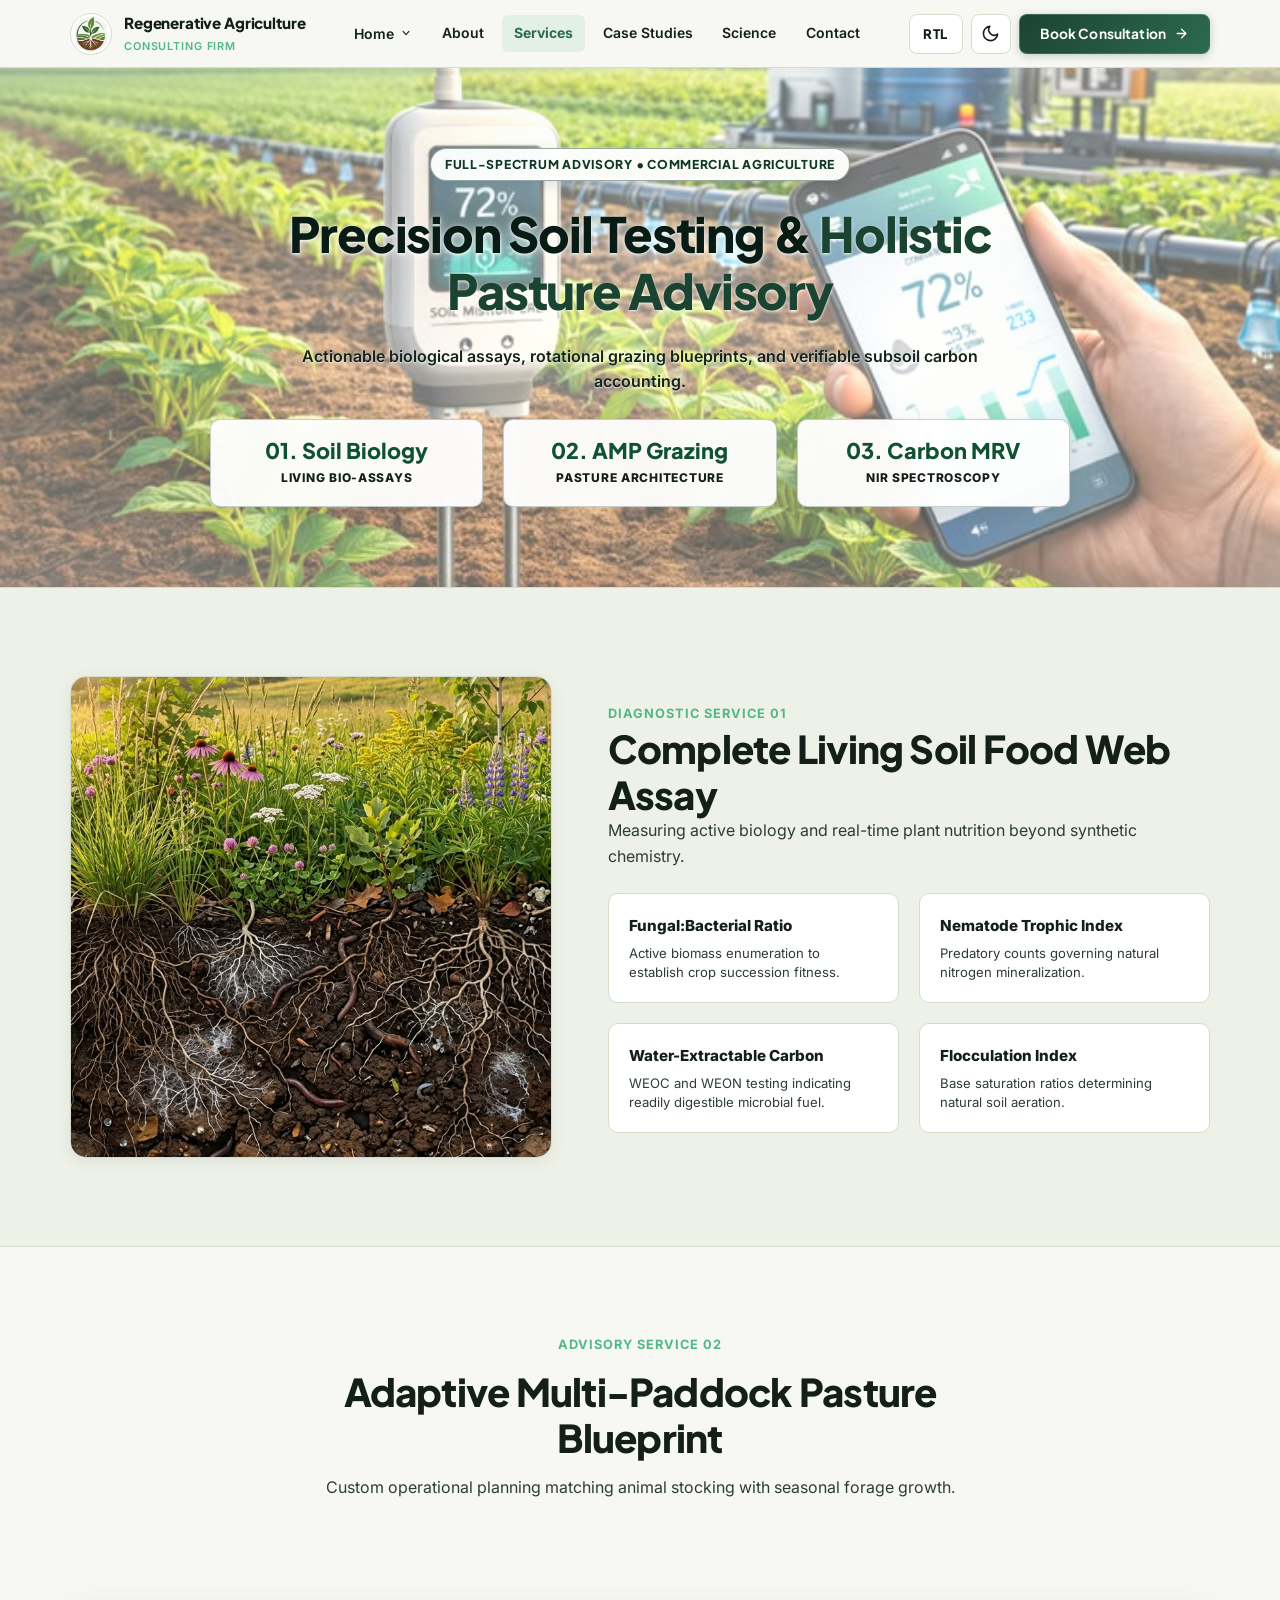
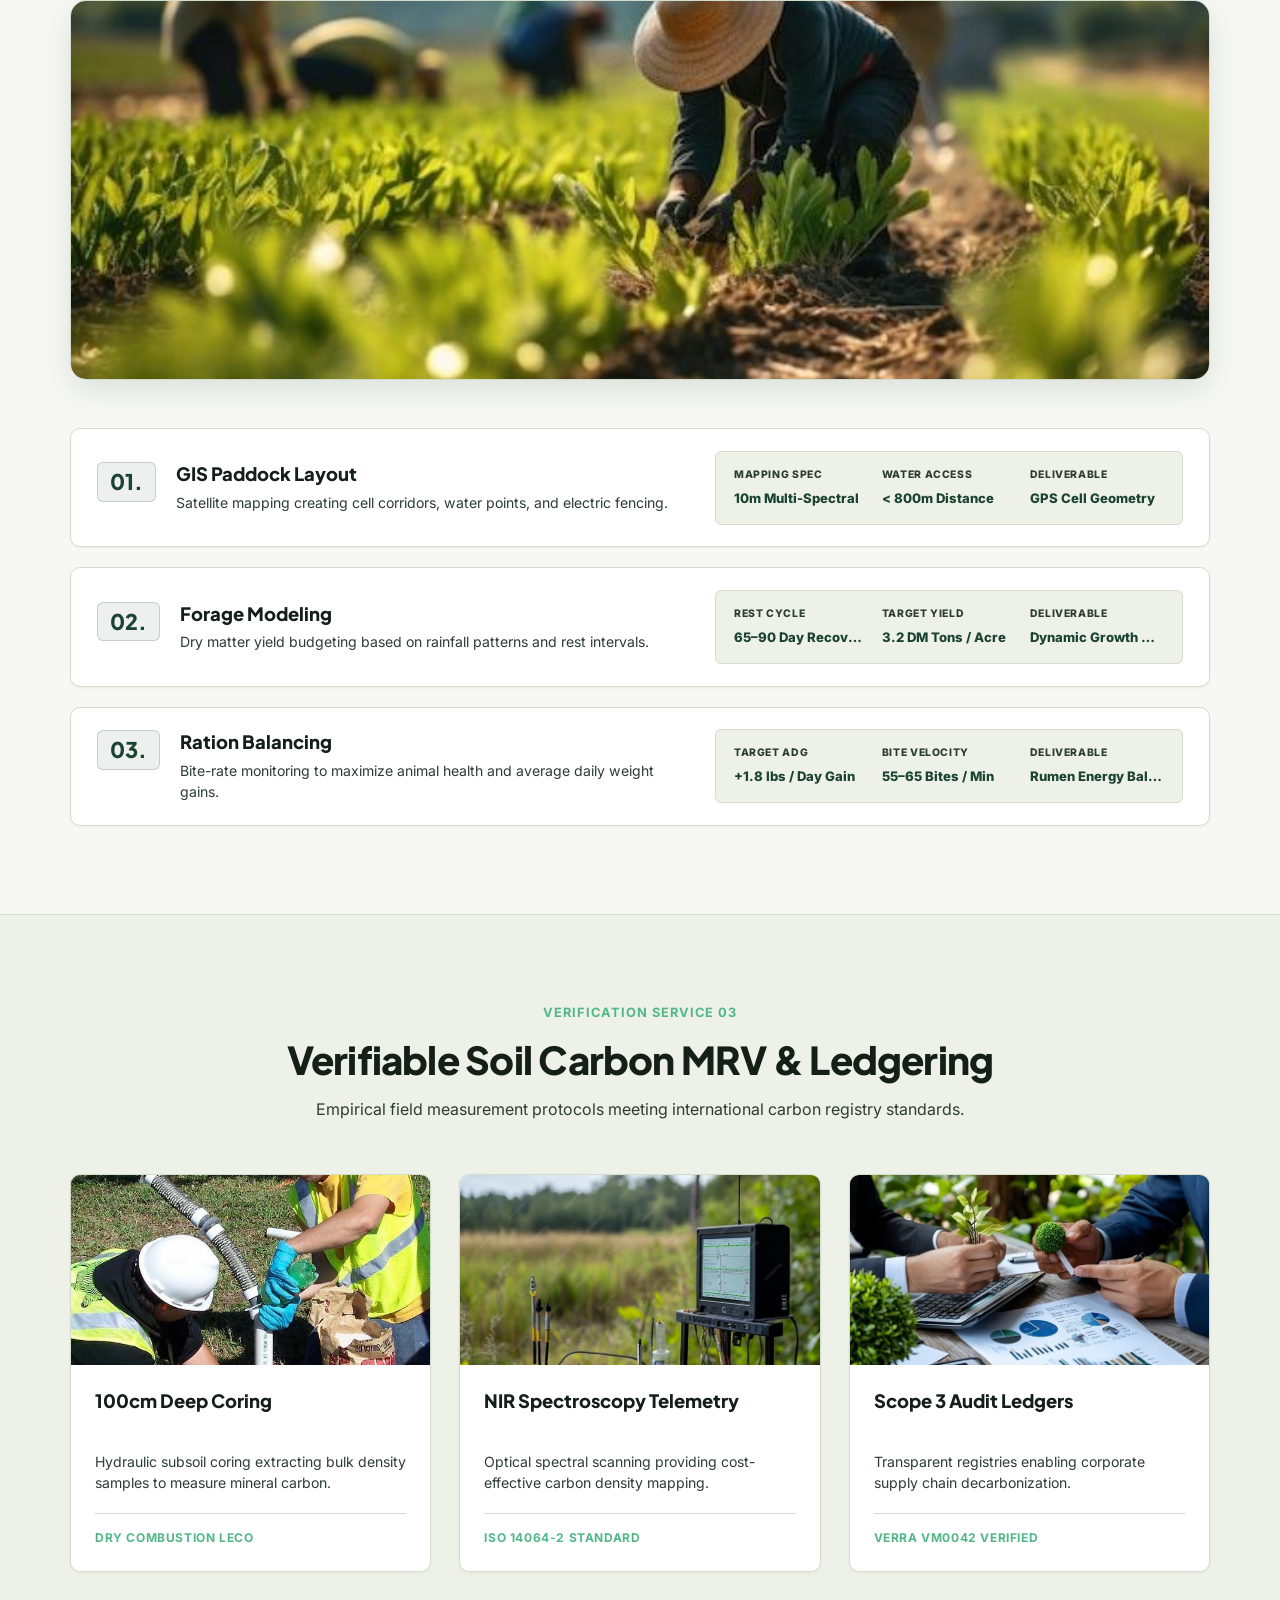
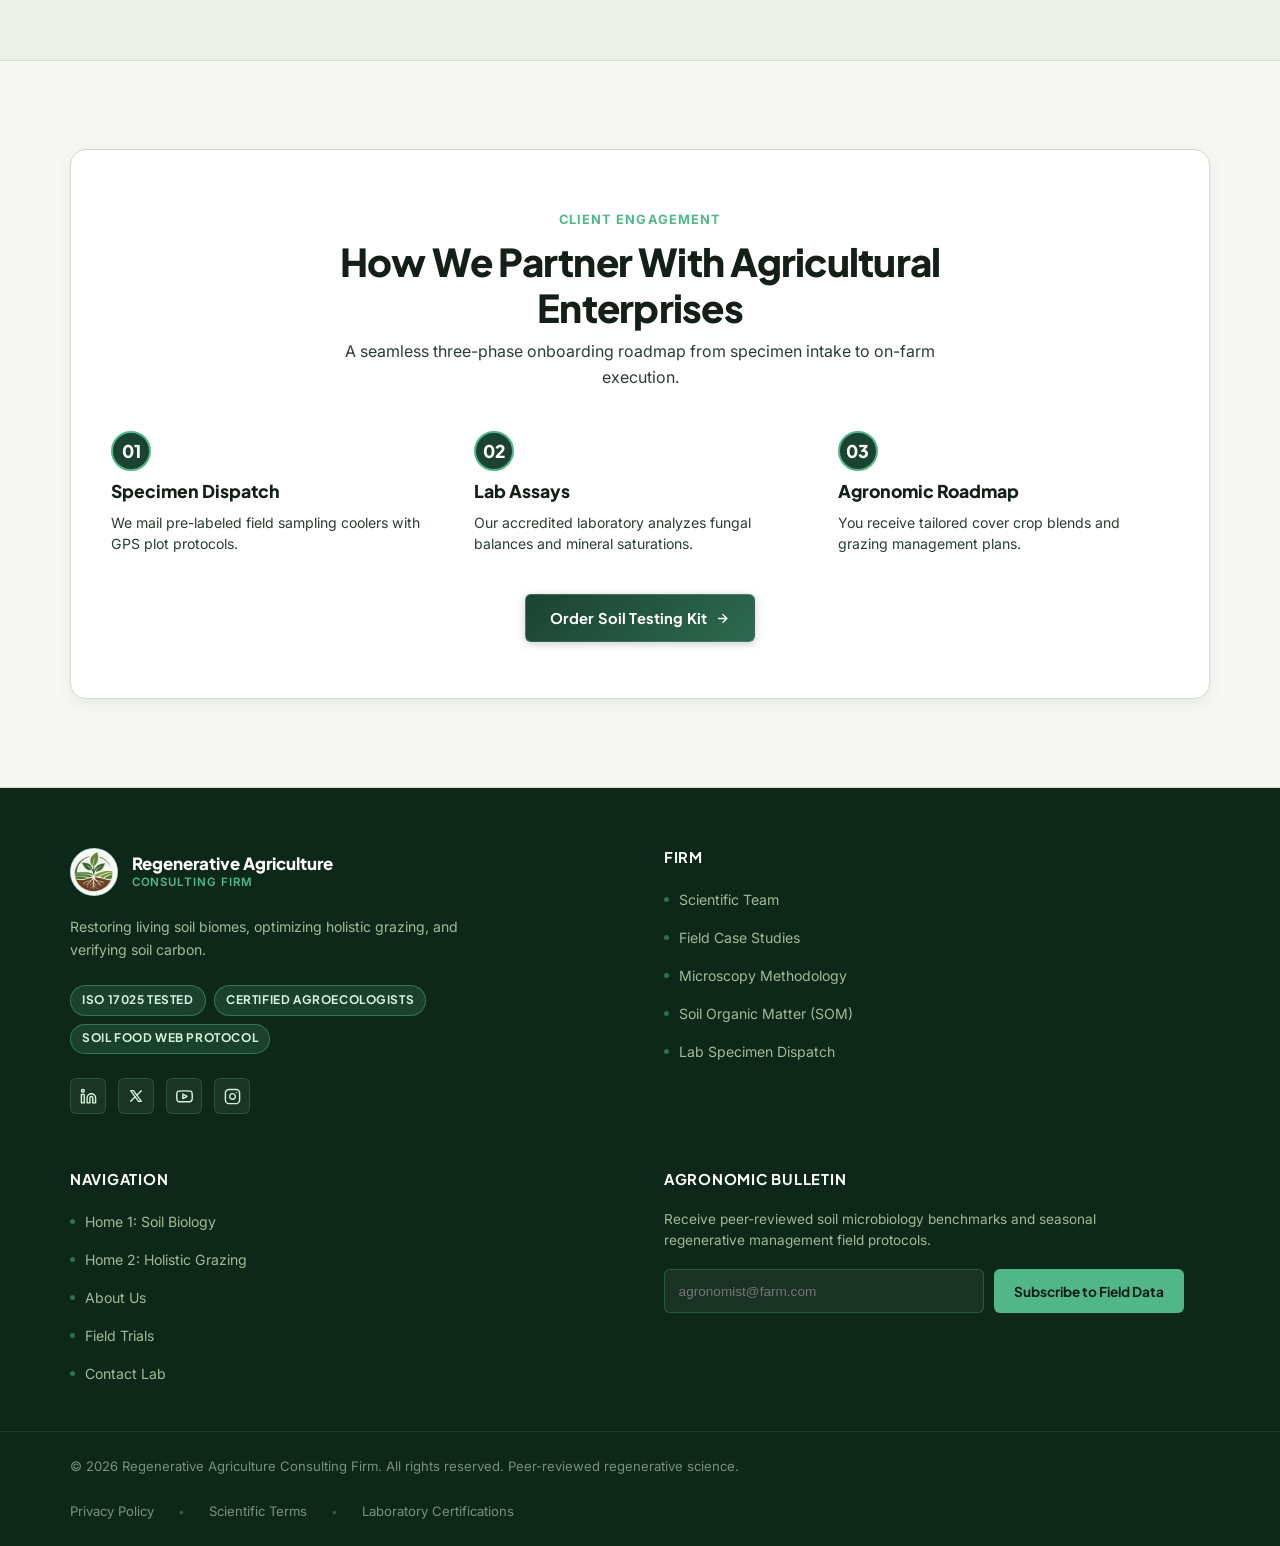
<file: services.html>
<!DOCTYPE html>
<html lang="en" dir="ltr">

<head>
  <meta charset="UTF-8">
  <meta name="viewport" content="width=device-width, initial-scale=1.0">
  <title>Agronomic Services | Regenerative Agriculture Consulting Firm</title>
  <meta name="description"
    content="Commercial soil biological profiling, adaptive rotational grazing design, cover crop formulation, and verifiable soil carbon measurement services.">

  <!-- Favicon using official brand logo from header -->
  <link rel="icon" type="image/png" href="assets/images/logo/logo.png">
  <link rel="shortcut icon" type="image/png" href="assets/images/logo/logo.png">
  <link rel="apple-touch-icon" href="assets/images/logo/logo.png">

  <!-- Core Design System & Responsive Stylesheet -->
  <link rel="stylesheet" href="assets/css/style.css?v=2.3">
  <link rel="stylesheet" href="assets/css/responsive.css?v=2.3">
</head>

<body>

  <!-- =======================================================================
       BRANDED PRELOADER
       ======================================================================= -->
  <div id="preloader" aria-hidden="true">
    <div class="loader-emblem">
      <img src="assets/images/logo/logo.png" alt="RegenAg Logo Loader" class="loader-logo-img">
      <div class="loader-ring"></div>
    </div>
    <div class="loader-bar-wrap">
      <div class="loader-bar"></div>
    </div>
    <span class="loader-text">Loading Advisory Services</span>
  </div>

  <!-- =======================================================================
       FIXED COMPACT HEADER (Single line desktop, fixed top)
       ======================================================================= -->
  <header class="site-header" id="site-header">
    <div class="header-container">

      <!-- Brand Identity [Logo + Brand Name + Subtitle] -->
      <a href="index.html" class="brand-link" aria-label="Regenerative Agriculture Consulting Firm Home">
        <img src="assets/images/logo/logo.png" alt="Regenerative Agriculture Consulting Firm Emblem"
          class="brand-logo-img">
        <div class="brand-info">
          <span class="brand-title">Regenerative Agriculture</span>
          <span class="brand-subtitle">Consulting Firm</span>
        </div>
      </a>

      <!-- Desktop Navigation (Exactly 6 Nav Items on One Line) -->
      <nav class="desktop-nav" aria-label="Main Navigation">
        <ul class="nav-list">

          <!-- 1. Home (Click-Only Dropdown: Home 1, Home 2) -->
          <li class="nav-item">
            <button type="button" class="nav-link dropdown-trigger" aria-expanded="false" aria-haspopup="true"
              id="homeDropdownBtn">
              <span>Home</span>
              <svg class="dropdown-chevron" viewBox="0 0 20 20" fill="currentColor" aria-hidden="true">
                <path fill-rule="evenodd"
                  d="M5.23 7.21a.75.75 0 011.06.02L10 11.168l3.71-3.938a.75.75 0 111.08 1.04l-4.25 4.5a.75.75 0 01-1.08 0l-4.25-4.5a.75.75 0 01.02-1.06z"
                  clip-rule="evenodd" />
              </svg>
            </button>
            <div class="nav-dropdown" aria-labelledby="homeDropdownBtn">
              <a href="index.html" class="dropdown-link">
                <span>Home 1: Soil Biology</span>
                <span class="dropdown-badge">Core</span>
              </a>
              <a href="home-2.html" class="dropdown-link">
                <span>Home 2: Holistic Grazing</span>
                <span class="dropdown-badge">Ecosystem</span>
              </a>
            </div>
          </li>

          <!-- 2. About -->
          <li class="nav-item">
            <a href="about.html" class="nav-link">About</a>
          </li>

          <!-- 3. Services (Active Inner Page) -->
          <li class="nav-item">
            <a href="services.html" class="nav-link active">Services</a>
          </li>

          <!-- 4. Case Studies -->
          <li class="nav-item">
            <a href="case-studies.html" class="nav-link">Case Studies</a>
          </li>

          <!-- 5. Science / Soil Lab -->
          <li class="nav-item">
            <a href="science.html" class="nav-link">Science</a>
          </li>

          <!-- 6. Contact (Directly visible) -->
          <li class="nav-item">
            <a href="contact.html" class="nav-link">Contact</a>
          </li>
        </ul>
      </nav>

      <!-- Desktop Action Controls [RTL/LTR, Dark Mode, CTA] -->
      <div class="header-actions">

        <!-- RTL/LTR Toggle -->
        <button type="button" class="tool-btn rtl-toggle-btn" aria-label="Toggle text direction" title="Toggle RTL/LTR">
          <span class="rtl-text">RTL</span>
        </button>

        <!-- Dark Mode Toggle (#000000 Strict) -->
        <button type="button" class="tool-btn theme-toggle-btn" aria-label="Switch to dark mode"
          title="Switch to Dark Mode">
          <svg viewBox="0 0 24 24" fill="none" stroke="currentColor" stroke-width="2" stroke-linecap="round"
            stroke-linejoin="round" aria-hidden="true">
            <path d="M21 12.79A9 9 0 1 1 11.21 3 7 7 0 0 0 21 12.79z" />
          </svg>
        </button>

        <!-- CTA Action Button -->
        <a href="contact.html" class="btn-cta">
          <span>Book Consultation</span>
          <svg width="14" height="14" viewBox="0 0 24 24" fill="none" stroke="currentColor" stroke-width="2.5"
            stroke-linecap="round" stroke-linejoin="round" aria-hidden="true">
            <path d="M5 12h14M12 5l7 7-7 7" />
          </svg>
        </a>

        <!-- Mobile Menu Toggle Button (Visible on tablet/mobile) -->
        <button type="button" class="mobile-toggle-btn" aria-label="Open mobile navigation menu"
          aria-controls="mobileDrawer">
          <svg viewBox="0 0 24 24" fill="none" stroke="currentColor" stroke-width="2.2" stroke-linecap="round"
            stroke-linejoin="round" aria-hidden="true">
            <line x1="3" y1="12" x2="21" y2="12"></line>
            <line x1="3" y1="6" x2="21" y2="6"></line>
            <line x1="3" y1="18" x2="21" y2="18"></line>
          </svg>
        </button>

      </div>

    </div>
  </header>

  <!-- =======================================================================
       MOBILE MENU DRAWER & ACCORDION
       ======================================================================= -->
  <div class="mobile-overlay" aria-hidden="true"></div>

  <aside class="mobile-drawer" id="mobileDrawer" aria-label="Mobile Navigation Drawer">
    <div class="drawer-header">
      <div class="brand-link">
        <img src="assets/images/logo/logo.png" alt="RegenAg Logo" class="brand-logo-img">
        <div class="brand-info">
          <span class="brand-title">Regenerative Agriculture</span>
          <span class="brand-subtitle">Soil & Agroecology</span>
        </div>
      </div>
      <button type="button" class="drawer-close-btn" aria-label="Close mobile navigation">
        <svg viewBox="0 0 24 24" fill="none" stroke="currentColor" stroke-width="2.2" stroke-linecap="round"
          stroke-linejoin="round" aria-hidden="true">
          <line x1="18" y1="6" x2="6" y2="18"></line>
          <line x1="6" y1="6" x2="18" y2="18"></line>
        </svg>
      </button>
    </div>

    <!-- Mobile Navigation List -->
    <ul class="mobile-nav-list">

      <!-- Mobile Home Accordion (Click only) -->
      <li class="mobile-item">
        <button type="button" class="mobile-nav-link mobile-accordion-trigger" aria-expanded="false">
          <span>Home Overview</span>
          <svg class="dropdown-chevron" viewBox="0 0 20 20" fill="currentColor" width="16" height="16"
            aria-hidden="true">
            <path fill-rule="evenodd"
              d="M5.23 7.21a.75.75 0 011.06.02L10 11.168l3.71-3.938a.75.75 0 111.08 1.04l-4.25 4.5a.75.75 0 01-1.08 0l-4.25-4.5a.75.75 0 01.02-1.06z"
              clip-rule="evenodd" />
          </svg>
        </button>
        <div class="mobile-accordion">
          <a href="index.html" class="mobile-sub-link">Home 1: Soil Biology</a>
          <a href="home-2.html" class="mobile-sub-link">Home 2: Holistic Grazing</a>
        </div>
      </li>

      <li class="mobile-item">
        <a href="about.html" class="mobile-nav-link">About Firm</a>
      </li>

      <li class="mobile-item">
        <a href="services.html" class="mobile-nav-link active">Services</a>
      </li>

      <li class="mobile-item">
        <a href="case-studies.html" class="mobile-nav-link">Case Studies</a>
      </li>

      <li class="mobile-item">
        <a href="science.html" class="mobile-nav-link">Soil Science</a>
      </li>

      <li class="mobile-item">
        <a href="contact.html" class="mobile-nav-link">Contact</a>
      </li>
    </ul>

    <!-- Mobile Drawer Footer Tools -->
    <div class="drawer-footer">
      <div class="drawer-tools">
        <button type="button" class="drawer-tool-item theme-toggle-btn" aria-label="Switch to dark mode">
          <svg width="18" height="18" viewBox="0 0 24 24" fill="none" stroke="currentColor" stroke-width="2"
            stroke-linecap="round" stroke-linejoin="round" aria-hidden="true">
            <path d="M21 12.79A9 9 0 1 1 11.21 3 7 7 0 0 0 21 12.79z" />
          </svg>
          <span>Dark Mode</span>
        </button>
        <button type="button" class="drawer-tool-item rtl-toggle-btn" aria-label="Toggle text direction">
          <span>RTL / LTR</span>
        </button>
      </div>

      <a href="contact.html" class="btn-cta" style="justify-content: center; width: 100%; text-align: center;">
        <span>Book Soil Consultation</span>
      </a>
    </div>
  </aside>

  <!-- =======================================================================
       MAIN CONTENT - SERVICES PAGE (EXACTLY 5 CONTENT SECTIONS)
       ======================================================================= -->
  <main id="main-content">

    <!-- -------------------------------------------------------------------
         SECTION 1: INTERACTIVE TIER HERO (Background Image with Overlay)
         ------------------------------------------------------------------- -->
    <section class="inner-hero-section services-hero-section" aria-labelledby="services-hero-title">
      <img src="assets/images/services/p30.jpg" alt="Agronomist collecting undisturbed subsoil core samples"
        class="inner-hero-bg" width="1920" height="600" loading="eager">
      <div class="inner-hero-overlay"></div>

      <div class="inner-hero-container">
        <div class="badge-tag">Full-Spectrum Advisory &bull; Commercial Agriculture</div>
        <h1 id="services-hero-title" class="inner-hero-title">
          Precision Soil Testing & <span class="hero-accent">Holistic Pasture Advisory</span>
        </h1>
        <p class="inner-hero-lead">
          Actionable biological assays, rotational grazing blueprints, and verifiable subsoil carbon accounting.
        </p>

        <div class="inner-hero-telemetry-bar">
          <div class="inner-telemetry-card">
            <span class="inner-telemetry-num">01. Soil Biology</span>
            <span class="inner-telemetry-label">Living Bio-Assays</span>
          </div>
          <div class="inner-telemetry-card">
            <span class="inner-telemetry-num">02. AMP Grazing</span>
            <span class="inner-telemetry-label">Pasture Architecture</span>
          </div>
          <div class="inner-telemetry-card">
            <span class="inner-telemetry-num">03. Carbon MRV</span>
            <span class="inner-telemetry-label">NIR Spectroscopy</span>
          </div>
        </div>
      </div>
    </section>

    <!-- -------------------------------------------------------------------
         SECTION 2: SOIL TESTING PACKAGE (Split Deliverable Grid)
         ------------------------------------------------------------------- -->
    <section class="services-testing-section" aria-labelledby="testing-title">
      <div class="services-testing-container">

        <div class="testing-img-frame">
          <img src="assets/images/services/p32.jpg" alt="Certified laboratory technician executing microbial assays"
            class="testing-img">
        </div>

        <div class="testing-content">
          <div>
            <span class="section-eyebrow">Diagnostic Service 01</span>
            <h2 id="testing-title" class="section-title">
              Complete Living Soil Food Web Assay
            </h2>
            <p class="section-desc">
              Measuring active biology and real-time plant nutrition beyond synthetic chemistry.
            </p>
          </div>

          <div class="testing-feature-grid">
            <div class="testing-feature-card">
              <div class="testing-feature-title">Fungal:Bacterial Ratio</div>
              <p class="testing-feature-desc">Active biomass enumeration to establish crop succession fitness.</p>
            </div>
            <div class="testing-feature-card">
              <div class="testing-feature-title">Nematode Trophic Index</div>
              <p class="testing-feature-desc">Predatory counts governing natural nitrogen mineralization.</p>
            </div>
            <div class="testing-feature-card">
              <div class="testing-feature-title">Water-Extractable Carbon</div>
              <p class="testing-feature-desc">WEOC and WEON testing indicating readily digestible microbial fuel.</p>
            </div>
            <div class="testing-feature-card">
              <div class="testing-feature-title">Flocculation Index</div>
              <p class="testing-feature-desc">Base saturation ratios determining natural soil aeration.</p>
            </div>
          </div>
        </div>

      </div>
    </section>

    <!-- -------------------------------------------------------------------
         SECTION 3: HOLISTIC GRAZING DESIGN (Panorama + Specs)
         ------------------------------------------------------------------- -->
    <section class="services-grazing-section" aria-labelledby="grazing-service-title">
      <div class="services-grazing-container">

        <div class="section-header-centered">
          <span class="section-eyebrow">Advisory Service 02</span>
          <h2 id="grazing-service-title" class="section-title">
            Adaptive Multi-Paddock Pasture Blueprint
          </h2>
          <p class="section-desc">
            Custom operational planning matching animal stocking with seasonal forage growth.
          </p>
        </div>

        <div class="grazing-panorama-wrap">
          <img src="assets/images/services/p33.jpg" alt="Vast commercial regenerative rotational cattle pastures"
            class="grazing-panorama-img">
        </div>

        <div class="grazing-specs-grid">
          <!-- Spec 1: GIS Paddock Layout -->
          <div class="grazing-spec-col">
            <div class="grazing-spec-header">
              <span class="grazing-spec-num">01.</span>
              <div class="grazing-spec-title-wrap">
                <h3 class="grazing-spec-title">GIS Paddock Layout</h3>
                <p class="grazing-spec-desc">
                  Satellite mapping creating cell corridors, water points, and electric fencing.
                </p>
              </div>
            </div>
            <div class="grazing-spec-meta">
              <div class="spec-meta-item">
                <span class="spec-meta-label">Mapping Spec</span>
                <span class="spec-meta-val">10m Multi-Spectral</span>
              </div>
              <div class="spec-meta-item">
                <span class="spec-meta-label">Water Access</span>
                <span class="spec-meta-val">&lt; 800m Distance</span>
              </div>
              <div class="spec-meta-item">
                <span class="spec-meta-label">Deliverable</span>
                <span class="spec-meta-val">GPS Cell Geometry</span>
              </div>
            </div>
          </div>

          <!-- Spec 2: Forage Modeling -->
          <div class="grazing-spec-col">
            <div class="grazing-spec-header">
              <span class="grazing-spec-num">02.</span>
              <div class="grazing-spec-title-wrap">
                <h3 class="grazing-spec-title">Forage Modeling</h3>
                <p class="grazing-spec-desc">
                  Dry matter yield budgeting based on rainfall patterns and rest intervals.
                </p>
              </div>
            </div>
            <div class="grazing-spec-meta">
              <div class="spec-meta-item">
                <span class="spec-meta-label">Rest Cycle</span>
                <span class="spec-meta-val">65–90 Day Recovery</span>
              </div>
              <div class="spec-meta-item">
                <span class="spec-meta-label">Target Yield</span>
                <span class="spec-meta-val">3.2 DM Tons / Acre</span>
              </div>
              <div class="spec-meta-item">
                <span class="spec-meta-label">Deliverable</span>
                <span class="spec-meta-val">Dynamic Growth Curves</span>
              </div>
            </div>
          </div>

          <!-- Spec 3: Ration Balancing -->
          <div class="grazing-spec-col">
            <div class="grazing-spec-header">
              <span class="grazing-spec-num">03.</span>
              <div class="grazing-spec-title-wrap">
                <h3 class="grazing-spec-title">Ration Balancing</h3>
                <p class="grazing-spec-desc">
                  Bite-rate monitoring to maximize animal health and average daily weight gains.
                </p>
              </div>
            </div>
            <div class="grazing-spec-meta">
              <div class="spec-meta-item">
                <span class="spec-meta-label">Target ADG</span>
                <span class="spec-meta-val">+1.8 lbs / Day Gain</span>
              </div>
              <div class="spec-meta-item">
                <span class="spec-meta-label">Bite Velocity</span>
                <span class="spec-meta-val">55–65 Bites / Min</span>
              </div>
              <div class="spec-meta-item">
                <span class="spec-meta-label">Deliverable</span>
                <span class="spec-meta-val">Rumen Energy Balance</span>
              </div>
            </div>
          </div>
        </div>

      </div>
    </section>

    <!-- -------------------------------------------------------------------
         SECTION 4: CARBON MEASUREMENT MATRIX (Even 3 Cards)
         ------------------------------------------------------------------- -->
    <section class="services-carbon-section" aria-labelledby="carbon-service-title">
      <div class="services-carbon-container">

        <div class="section-header-centered">
          <span class="section-eyebrow">Verification Service 03</span>
          <h2 id="carbon-service-title" class="section-title">
            Verifiable Soil Carbon MRV & Ledgering
          </h2>
          <p class="section-desc">
            Empirical field measurement protocols meeting international carbon registry standards.
          </p>
        </div>

        <div class="services-carbon-grid">

          <!-- Card 1 -->
          <article class="carbon-service-card">
            <div class="carbon-card-thumb-wrap">
              <img src="assets/images/services/p34.jpg" alt="Deep hydraulic soil core drilling down to 100cm depth"
                class="carbon-card-thumb">
            </div>
            <div class="carbon-card-body">
              <h3 class="carbon-card-title">100cm Deep Coring</h3>
              <p class="carbon-card-desc">
                Hydraulic subsoil coring extracting bulk density samples to measure mineral carbon.
              </p>
              <div class="carbon-card-footer">Dry Combustion LECO</div>
            </div>
          </article>

          <!-- Card 2 -->
          <article class="carbon-service-card">
            <div class="carbon-card-thumb-wrap">
              <img src="assets/images/services/p35.jpg"
                alt="Laboratory calibration of near-infrared soil spectroscopy equipment" class="carbon-card-thumb">
            </div>
            <div class="carbon-card-body">
              <h3 class="carbon-card-title">NIR Spectroscopy Telemetry</h3>
              <p class="carbon-card-desc">
                Optical spectral scanning providing cost-effective carbon density mapping.
              </p>
              <div class="carbon-card-footer">ISO 14064-2 Standard</div>
            </div>
          </article>

          <!-- Card 3 -->
          <article class="carbon-service-card">
            <div class="carbon-card-thumb-wrap">
              <img src="assets/images/services/p36.jpg"
                alt="Soil organic matter aggregated data verified for carbon registries" class="carbon-card-thumb">
            </div>
            <div class="carbon-card-body">
              <h3 class="carbon-card-title">Scope 3 Audit Ledgers</h3>
              <p class="carbon-card-desc">
                Transparent registries enabling corporate supply chain decarbonization.
              </p>
              <div class="carbon-card-footer">Verra VM0042 Verified</div>
            </div>
          </article>

        </div>

      </div>
    </section>

    <!-- -------------------------------------------------------------------
         SECTION 5: ENGAGEMENT PROTOCOL WORKFLOW
         ------------------------------------------------------------------- -->
    <section class="services-workflow-section" aria-labelledby="workflow-title">
      <div class="services-workflow-container">

        <div class="workflow-card">
          <div style="max-width: 650px;">
            <span class="section-eyebrow">Client Engagement</span>
            <h2 id="workflow-title" class="section-title" style="margin-top: 0.5rem;">
              How We Partner With Agricultural Enterprises
            </h2>
            <p class="section-desc" style="margin-top: 0.5rem;">
              A seamless three-phase onboarding roadmap from specimen intake to on-farm execution.
            </p>
          </div>

          <div class="workflow-step-strip">
            <div class="workflow-step-item">
              <div class="workflow-step-num">01</div>
              <h3 class="workflow-step-title">Specimen Dispatch</h3>
              <p class="workflow-step-desc">
                We mail pre-labeled field sampling coolers with GPS plot protocols.
              </p>
            </div>
            <div class="workflow-step-item">
              <div class="workflow-step-num">02</div>
              <h3 class="workflow-step-title">Lab Assays</h3>
              <p class="workflow-step-desc">
                Our accredited laboratory analyzes fungal balances and mineral saturations.
              </p>
            </div>
            <div class="workflow-step-item">
              <div class="workflow-step-num">03</div>
              <h3 class="workflow-step-title">Agronomic Roadmap</h3>
              <p class="workflow-step-desc">
                You receive tailored cover crop blends and grazing management plans.
              </p>
            </div>
          </div>

          <a href="contact.html" class="btn-cta">
            <span>Order Soil Testing Kit</span>
            <svg width="14" height="14" viewBox="0 0 24 24" fill="none" stroke="currentColor" stroke-width="2.5"
              aria-hidden="true">
              <path d="M5 12h14M12 5l7 7-7 7" />
            </svg>
          </a>
        </div>

      </div>
    </section>

  </main>

  <!-- =======================================================================
       SHARED EDITORIAL FOOTER
       ======================================================================= -->
  <footer class="site-footer">
    <div class="footer-top">

      <!-- 1. Brand Column -->
      <div class="footer-brand">
        <a href="index.html" class="footer-brand-header" aria-label="Regenerative Agriculture Consulting Firm Home">
          <img src="assets/images/logo/logo.png" alt="Regenerative Agriculture Consulting Logo" class="footer-logo-img">
          <div>
            <div class="footer-brand-title">Regenerative Agriculture</div>
            <div class="footer-brand-sub">Consulting Firm</div>
          </div>
        </a>
        <p class="footer-bio">
          Restoring living soil biomes, optimizing holistic grazing, and verifying soil carbon.
        </p>
        <div class="footer-accreditations">
          <span class="badge-tag">ISO 17025 Tested</span>
          <span class="badge-tag">Certified Agroecologists</span>
          <span class="badge-tag">Soil Food Web Protocol</span>
        </div>
        <div class="footer-socials">
          <a href="https://linkedin.com" target="_blank" rel="noopener noreferrer" class="footer-social-link" aria-label="LinkedIn">
            <svg width="17" height="17" viewBox="0 0 24 24" fill="none" stroke="currentColor" stroke-width="2" stroke-linecap="round" stroke-linejoin="round" aria-hidden="true">
              <path d="M16 8a6 6 0 0 1 6 6v7h-4v-7a2 2 0 0 0-2-2 2 2 0 0 0-2 2v7h-4v-7a6 6 0 0 1 6-6z"/>
              <rect x="2" y="9" width="4" height="12"/>
              <circle cx="4" cy="4" r="2"/>
            </svg>
          </a>
          <a href="https://twitter.com" target="_blank" rel="noopener noreferrer" class="footer-social-link" aria-label="X (Twitter)">
            <svg width="16" height="16" viewBox="0 0 24 24" fill="none" stroke="currentColor" stroke-width="2" stroke-linecap="round" stroke-linejoin="round" aria-hidden="true">
              <path d="M4 4l11.733 16h4.267l-11.733 -16z"/>
              <path d="M4 20l6.768 -6.768m2.46 -2.46l6.772 -6.772"/>
            </svg>
          </a>
          <a href="https://youtube.com" target="_blank" rel="noopener noreferrer" class="footer-social-link" aria-label="YouTube">
            <svg width="17" height="17" viewBox="0 0 24 24" fill="none" stroke="currentColor" stroke-width="2" stroke-linecap="round" stroke-linejoin="round" aria-hidden="true">
              <path d="M22.54 6.42a2.78 2.78 0 0 0-1.94-2C18.88 4 12 4 12 4s-6.88 0-8.6.46a2.78 2.78 0 0 0-1.94 2A29 29 0 0 0 1 11.75a29 29 0 0 0 .46 5.33A2.78 2.78 0 0 0 3.4 19c1.72.46 8.6.46 8.6.46s6.88 0 8.6-.46a2.78 2.78 0 0 0 1.94-2 29 29 0 0 0 .46-5.25 29 29 0 0 0-.46-5.33z"/>
              <polygon points="9.75 15.02 15.5 11.75 9.75 8.48 9.75 15.02"/>
            </svg>
          </a>
          <a href="https://instagram.com" target="_blank" rel="noopener noreferrer" class="footer-social-link" aria-label="Instagram">
            <svg width="17" height="17" viewBox="0 0 24 24" fill="none" stroke="currentColor" stroke-width="2" stroke-linecap="round" stroke-linejoin="round" aria-hidden="true">
              <rect x="2" y="2" width="20" height="20" rx="5" ry="5"/>
              <path d="M16 11.37A4 4 0 1 1 12.63 8 4 4 0 0 1 16 11.37z"/>
              <line x1="17.5" y1="6.5" x2="17.51" y2="6.5"/>
            </svg>
          </a>
        </div>
      </div>

      <!-- 3. Scientific Hub -->
      <div class="footer-col">
        <h2 class="footer-col-title">Firm</h2>
        <ul class="footer-nav-list">
          <li><a href="about.html" class="footer-link">Scientific Team</a></li>
          <li><a href="case-studies.html" class="footer-link">Field Case Studies</a></li>
          <li><a href="science.html" class="footer-link">Microscopy Methodology</a></li>
          <li><a href="about.html" class="footer-link">Soil Organic Matter (SOM)</a></li>
          <li><a href="contact.html" class="footer-link">Lab Specimen Dispatch</a></li>
        </ul>
      </div>

      <!-- 4. Quick Links -->
      <div class="footer-col">
        <h2 class="footer-col-title">Navigation</h2>
        <ul class="footer-nav-list">
          <li><a href="index.html" class="footer-link">Home 1: Soil Biology</a></li>
          <li><a href="home-2.html" class="footer-link">Home 2: Holistic Grazing</a></li>
          <li><a href="about.html" class="footer-link">About Us</a></li>
          <li><a href="case-studies.html" class="footer-link">Field Trials</a></li>
          <li><a href="contact.html" class="footer-link">Contact Lab</a></li>
        </ul>
      </div>

      <!-- 5. Field Bulletin / Newsletter -->
      <div class="footer-newsletter">
        <h2 class="footer-col-title">Agronomic Bulletin</h2>
        <p class="footer-dispatch-desc">
          Receive peer-reviewed soil microbiology benchmarks and seasonal regenerative management field protocols.
        </p>
        <form class="footer-newsletter-form"
          onsubmit="event.preventDefault(); alert('Subscribed to Agronomic Bulletin!');">
          <div class="dispatch-input-wrap">
            <input type="email" placeholder="agronomist@farm.com" required class="dispatch-input"
              aria-label="Work email address">
          </div>
          <button type="submit" class="dispatch-btn">Subscribe to Field Data</button>
        </form>
      </div>

    </div>

    <!-- Footer Bottom Strip -->
    <div class="footer-bottom">
      <div class="footer-bottom-inner">
        <p>&copy; 2026 Regenerative Agriculture Consulting Firm. All rights reserved. Peer-reviewed regenerative
          science.</p>
        <ul class="footer-meta-links">
          <li><a href="#" class="footer-link">Privacy Policy</a></li>
          <li><a href="#" class="footer-link">Scientific Terms</a></li>
          <li><a href="#" class="footer-link">Laboratory Certifications</a></li>
        </ul>
      </div>
    </div>
  </footer>

  <!-- =======================================================================
       SCROLL TO TOP BUTTON
       ======================================================================= -->
  <button type="button" id="scroll-to-top" aria-label="Scroll to top of page">
    <svg viewBox="0 0 24 24" fill="none" stroke="currentColor" stroke-width="2.5" stroke-linecap="round"
      stroke-linejoin="round" aria-hidden="true">
      <polyline points="18 15 12 9 6 15"></polyline>
    </svg>
  </button>

  <!-- External JavaScript Only -->
  <script src="assets/js/main.js"></script>
</body>

</html>
</file>
<file: assets/css/style.css>
/* ==========================================================================
   REGENERATIVE AGRICULTURE CONSULTING FIRM - GLOBAL DESIGN SYSTEM
   Brand Colors: Forest Green (#1B4332), Sprout Leaf (#40916C), Soil Brown (#58311D),
   Mineral Ochre (#C59B27), Pure Black Dark Mode (#000000), Earth Cream (#F7F8F3)
   ========================================================================== */

@import url('https://fonts.googleapis.com/css2?family=Plus+Jakarta+Sans:ital,wght@0,300;0,400;0,500;0,600;0,700;0,800;1,400&family=Inter:wght@300;400;500;600;700&display=swap');

:root {
  /* Brand Primary Colors */
  --color-primary: #1B4332;
  --color-primary-light: #2D6A4F;
  --color-primary-dark: #081C15;
  --color-sprout: #52B788;
  --color-sprout-soft: #74C69D;
  --color-sprout-muted: #D8F3DC;

  /* Earth & Soil Palettes */
  --color-soil: #58311D;
  --color-soil-light: #7E4A28;
  --color-ochre: #C59B27;
  --color-ochre-light: #E9C46A;

  /* Surfaces & Backgrounds (Light Mode) */
  --bg-main: #F7F8F3;
  --bg-surface: #FFFFFF;
  --bg-surface-alt: #EEF1E8;
  --bg-header: rgba(247, 248, 243, 0.94);
  --bg-card: #FFFFFF;
  --bg-footer: #0D2818;
  --text-main: #141F18;
  --text-muted: #2D3D32;
  --text-inverse: #FFFFFF;
  --border-color: #D3DDCB;
  --border-strong: #B0BEA6;

  /* Shadows */
  --shadow-sm: 0 1px 3px rgba(0, 0, 0, 0.05);
  --shadow-md: 0 4px 16px rgba(27, 67, 50, 0.08);
  --shadow-lg: 0 10px 30px rgba(27, 67, 50, 0.12);

  /* Dimensions */
  --container-max-width: 1180px;
  /* Reduced unified container width across header, sections, and footer */
  --container-padding: 1.25rem;
  --header-height: 68px;
  --radius-sm: 6px;
  --radius-md: 10px;
  --radius-lg: 16px;
  --radius-full: 9999px;

  /* Fonts */
  --font-heading: 'Plus Jakarta Sans', system-ui, -apple-system, sans-serif;
  --font-body: 'Inter', system-ui, -apple-system, sans-serif;

  /* Transitions */
  --transition-fast: 0.18s ease;
  --transition-normal: 0.28s ease;
  --transition-smooth: 0.4s cubic-bezier(0.16, 1, 0.3, 1);
}

/* ==========================================================================
   STRICT DARK MODE - MUST BE #000000 ONLY & ULTRA BRIGHT TEXT
   ========================================================================== */
html.dark {
  --bg-main: #000000 !important;
  --bg-surface: #000000 !important;
  --bg-surface-alt: #080808 !important;
  --bg-header: rgba(0, 0, 0, 0.95) !important;
  --bg-card: #080808 !important;
  --bg-footer: #000000 !important;
  --text-main: #FFFFFF !important;
  --text-muted: #D1E5D5 !important;
  /* Extra bright soft text in dark mode */
  --text-inverse: #000000 !important;
  --border-color: #243B28 !important;
  --border-strong: #38573D !important;
  --shadow-md: 0 4px 20px rgba(0, 0, 0, 0.8) !important;
}

/* Global Reset & Base */
*,
*::before,
*::after {
  box-sizing: border-box;
  margin: 0;
  padding: 0;
}

html {
  font-family: var(--font-body);
  background-color: var(--bg-main);
  color: var(--text-main);
  scroll-behavior: smooth;
  -webkit-font-smoothing: antialiased;
  -moz-osx-font-smoothing: grayscale;
  overflow-x: hidden;
  max-width: 100%;
}

body {
  background-color: var(--bg-main);
  color: var(--text-main);
  line-height: 1.6;
  min-height: 100vh;
  display: flex;
  flex-direction: column;
  overflow-x: hidden;
  max-width: 100%;
  width: 100%;
  padding-top: var(--header-height);
}

h1,
h2,
h3,
h4,
h5,
h6 {
  font-family: var(--font-heading);
  color: var(--text-main);
  font-weight: 700;
  line-height: 1.25;
}

a {
  color: inherit;
  text-decoration: none;
  transition: color var(--transition-fast);
}

button {
  font-family: inherit;
  cursor: pointer;
  background: none;
  border: none;
}

img {
  max-width: 100%;
  height: auto;
  display: block;
}

/* ==========================================================================
   BRANDED PRELOADER
   ========================================================================== */
#preloader {
  position: fixed;
  inset: 0;
  background-color: var(--bg-main);
  z-index: 99999;
  display: flex;
  flex-direction: column;
  align-items: center;
  justify-content: center;
  transition: opacity 0.5s ease, visibility 0.5s ease;
}

#preloader.loaded {
  opacity: 0;
  visibility: hidden;
  pointer-events: none;
}

.loader-emblem {
  position: relative;
  width: 90px;
  height: 90px;
  display: flex;
  align-items: center;
  justify-content: center;
}

.loader-logo-img {
  width: 72px;
  height: 72px;
  object-fit: contain;
  border-radius: 50%;
  animation: loaderPulse 2s infinite ease-in-out;
}

.loader-ring {
  position: absolute;
  inset: 0;
  border: 2px solid transparent;
  border-top-color: var(--color-sprout);
  border-right-color: var(--color-ochre);
  border-radius: 50%;
  animation: loaderSpin 1.4s linear infinite;
}

.loader-bar-wrap {
  width: 140px;
  height: 3px;
  background: var(--border-color);
  border-radius: 999px;
  margin-top: 20px;
  overflow: hidden;
}

.loader-bar {
  height: 100%;
  width: 0%;
  background: linear-gradient(90deg, var(--color-primary-light), var(--color-sprout));
  animation: loaderProgress 1.6s ease-in-out infinite;
}

.loader-text {
  margin-top: 10px;
  font-size: 0.75rem;
  letter-spacing: 0.15em;
  text-transform: uppercase;
  color: var(--text-muted);
  font-weight: 600;
  font-family: var(--font-heading);
}

@keyframes loaderSpin {
  to {
    transform: rotate(360deg);
  }
}

@keyframes loaderPulse {

  0%,
  100% {
    transform: scale(0.96);
    opacity: 0.9;
  }

  50% {
    transform: scale(1.04);
    opacity: 1;
  }
}

@keyframes loaderProgress {
  0% {
    width: 0%;
    transform: translateX(0);
  }

  50% {
    width: 70%;
  }

  100% {
    width: 100%;
    transform: translateX(100%);
  }
}

/* ==========================================================================
   FIXED COMPACT HEADER
   ========================================================================== */
.site-header {
  position: fixed;
  top: 0;
  left: 0;
  right: 0;
  width: 100%;
  height: var(--header-height);
  background-color: var(--bg-header);
  backdrop-filter: blur(14px);
  -webkit-backdrop-filter: blur(14px);
  border-bottom: 1px solid var(--border-color);
  z-index: 1000;
  transform: translateZ(0);
  -webkit-transform: translateZ(0);
  transition: background-color var(--transition-normal), border-color var(--transition-normal), box-shadow var(--transition-normal);
}

.site-header.scrolled {
  background-color: #F7F8F3;
  box-shadow: 0 4px 20px rgba(0, 0, 0, 0.1);
}

html.dark .site-header.scrolled {
  background-color: #081C15;
  box-shadow: 0 4px 24px rgba(0, 0, 0, 0.85);
  border-bottom-color: #1A281E;
}

.header-container {
  max-width: var(--container-max-width);
  margin: 0 auto;
  height: 100%;
  padding: 0 var(--container-padding);
  display: flex;
  align-items: center;
  justify-content: space-between;
  gap: 1rem;
}

/* Brand Identity */
.brand-link {
  display: flex;
  align-items: center;
  gap: 0.75rem;
  text-decoration: none;
  flex-shrink: 0;
}

.brand-logo-img {
  width: 42px;
  height: 42px;
  object-fit: contain;
  border-radius: 50%;
  border: 1.5px solid var(--border-color);
  background-color: #FFFFFF;
  padding: 2px;
  transition: transform var(--transition-fast);
}

.brand-link:hover .brand-logo-img {
  transform: scale(1.05);
}

.brand-info {
  display: flex;
  flex-direction: column;
  justify-content: center;
  gap: 0.35rem; /* Noticeable vertical gap between brand name and subtitle */
}

.brand-title {
  font-family: var(--font-heading);
  font-size: 0.95rem;
  font-weight: 800;
  letter-spacing: -0.01em;
  color: var(--text-main);
  line-height: 1.15;
}

.brand-subtitle {
  font-size: 0.68rem;
  font-weight: 600;
  letter-spacing: 0.08em;
  text-transform: uppercase;
  color: var(--color-sprout);
  line-height: 1.2;
  margin-top: 3px;
}

/* Desktop Navigation (Exactly 6 Nav Items on One Line) */
.desktop-nav {
  display: flex;
  align-items: center;
  gap: 1.5rem;
}

.nav-list {
  display: flex;
  align-items: center;
  list-style: none;
  gap: 0.35rem;
}

.nav-item {
  position: relative;
}

.nav-link {
  display: inline-flex;
  align-items: center;
  gap: 0.3rem;
  padding: 0.45rem 0.75rem;
  font-size: 0.875rem;
  font-weight: 600;
  color: var(--text-main);
  border-radius: var(--radius-sm);
  transition: all var(--transition-fast);
  white-space: nowrap;
}

.nav-link:hover {
  color: var(--color-sprout);
  background-color: rgba(82, 183, 136, 0.08);
}

.nav-link.active {
  color: var(--color-primary-light);
  font-weight: 700;
  background-color: rgba(82, 183, 136, 0.12);
}

html.dark .nav-link.active {
  color: var(--color-sprout-soft);
  background-color: rgba(82, 183, 136, 0.18);
}

/* Dropdown (CLICK ONLY - Never hover) */
.dropdown-chevron {
  width: 14px;
  height: 14px;
  transition: transform var(--transition-fast);
}

.nav-item.dropdown-open .dropdown-chevron {
  transform: rotate(180deg);
}

.nav-dropdown {
  position: absolute;
  top: calc(100% + 8px);
  left: 0;
  min-width: 275px;
  width: max-content;
  max-width: 320px;
  background-color: var(--bg-surface);
  border: 1px solid var(--border-color);
  border-radius: var(--radius-md);
  box-shadow: 0 10px 30px rgba(0, 0, 0, 0.12);
  padding: 0.5rem;
  display: none;
  flex-direction: column;
  gap: 0.35rem;
  z-index: 1010;
  animation: dropdownFade 0.18s ease-out;
}

html.dark .nav-dropdown {
  background-color: #080808 !important;
  border-color: #1F2E22 !important;
  box-shadow: 0 10px 30px rgba(0, 0, 0, 0.6) !important;
}

.nav-item.dropdown-open .nav-dropdown {
  display: flex;
}

@keyframes dropdownFade {
  from {
    opacity: 0;
    transform: translateY(-4px);
  }

  to {
    opacity: 1;
    transform: translateY(0);
  }
}

.dropdown-link {
  display: flex;
  align-items: center;
  justify-content: space-between;
  gap: 1.25rem;
  padding: 0.65rem 0.85rem;
  font-size: 0.86rem;
  font-weight: 600;
  color: var(--text-main);
  border-radius: var(--radius-sm);
  white-space: nowrap;
  text-decoration: none;
  transition: all var(--transition-fast);
}

.dropdown-link span:first-child {
  white-space: nowrap;
}

.dropdown-link:hover {
  background-color: rgba(82, 183, 136, 0.12);
  color: var(--color-sprout);
}

html.dark .dropdown-link:hover {
  background-color: rgba(82, 183, 136, 0.18);
  color: #52B788;
}

.dropdown-badge {
  font-size: 0.68rem;
  font-weight: 700;
  padding: 0.2rem 0.55rem;
  border-radius: 999px;
  background-color: rgba(82, 183, 136, 0.15);
  color: var(--color-sprout);
  white-space: nowrap;
  flex-shrink: 0;
  line-height: 1.2;
}

html.dark .dropdown-badge {
  background-color: rgba(82, 183, 136, 0.25);
  color: #52B788;
}

/* Header Action Controls (RTL, Dark Mode, CTA) */
.header-actions {
  display: flex !important;
  align-items: center !important;
  gap: 0.5rem !important;
  flex-shrink: 0 !important;
}

.tool-btn {
  display: inline-flex;
  align-items: center;
  justify-content: center;
  width: 40px;
  height: 40px;
  min-height: 40px;
  max-height: 40px;
  border-radius: 8px;
  border: 1.5px solid var(--border-color);
  color: var(--text-main);
  background-color: var(--bg-surface);
  transition: all var(--transition-fast);
  box-sizing: border-box;
}

.tool-btn:hover {
  background-color: rgba(82, 183, 136, 0.12);
  border-color: var(--color-sprout);
  color: var(--color-sprout);
}

.tool-btn svg {
  width: 19px;
  height: 19px;
}

.tool-btn.rtl-toggle-btn {
  width: auto;
  min-width: 48px;
  height: 40px;
  min-height: 40px;
  max-height: 40px;
  padding: 0 0.85rem;
  font-family: var(--font-heading);
  font-size: 0.82rem;
  font-weight: 800;
  letter-spacing: 0.05em;
  text-transform: uppercase;
  user-select: none;
  justify-content: center;
  border-radius: 8px;
  box-sizing: border-box;
}

.tool-btn.rtl-toggle-btn svg,
.drawer-tool-item.rtl-toggle-btn svg {
  display: none !important;
}

.tool-btn.rtl-toggle-btn .rtl-text {
  line-height: 1;
}

html.dark .tool-btn {
  background-color: #0A0A0A;
  border-color: var(--border-color);
  color: #FFFFFF;
}

html.dark .tool-btn:hover {
  background-color: rgba(82, 183, 136, 0.18);
  border-color: #52B788;
  color: #52B788;
}

.btn-cta,
.btn-secondary {
  display: inline-flex !important;
  align-items: center !important;
  justify-content: center !important;
  gap: 0.5rem !important;
  height: 48px !important;
  min-height: 48px !important;
  max-height: 48px !important;
  padding: 0 1.5rem !important;
  font-family: var(--font-heading) !important;
  font-size: 0.92rem !important;
  font-weight: 700 !important;
  letter-spacing: 0.01em !important;
  line-height: 1 !important;
  border-radius: var(--radius-sm) !important;
  box-sizing: border-box !important;
  white-space: nowrap !important;
  vertical-align: middle !important;
  transition: all var(--transition-fast) !important;
  cursor: pointer !important;
  text-decoration: none !important;
}

.btn-cta span,
.btn-secondary span {
  line-height: 1 !important;
  display: inline-block !important;
  vertical-align: middle !important;
}

.btn-cta {
  color: #FFFFFF;
  background: linear-gradient(135deg, var(--color-primary), var(--color-primary-light));
  border: 1.5px solid rgba(255, 255, 255, 0.15);
  box-shadow: 0 2px 8px rgba(27, 67, 50, 0.25);
}

.btn-cta:hover {
  background: linear-gradient(135deg, var(--color-primary-light), var(--color-sprout));
  transform: translateY(-1px);
  box-shadow: 0 4px 14px rgba(82, 183, 136, 0.35);
  color: #FFFFFF;
}

.btn-secondary {
  color: var(--text-main);
  background-color: var(--bg-surface);
  border: 1.5px solid var(--border-strong);
  box-shadow: 0 1px 3px rgba(0, 0, 0, 0.05);
}

.btn-secondary:hover {
  border-color: var(--color-sprout);
  color: var(--color-sprout);
  transform: translateY(-1px);
}

.btn-cta svg,
.btn-secondary svg {
  width: 15px;
  height: 15px;
  min-width: 15px;
  min-height: 15px;
  max-width: 15px;
  max-height: 15px;
  stroke: currentColor;
  stroke-width: 2.2;
  flex-shrink: 0;
  display: inline-block;
  vertical-align: middle;
}

/* Header Action CTA Button (Compact - Exactly Even with Tool Buttons) */
.header-actions .btn-cta {
  height: 40px !important;
  min-height: 40px !important;
  max-height: 40px !important;
  padding: 0 1.25rem !important;
  font-size: 0.86rem !important;
  border-radius: 8px !important;
  box-sizing: border-box !important;
}

/* Mobile Toggle Button */
.mobile-toggle-btn {
  display: none;
  align-items: center;
  justify-content: center;
  width: 40px;
  height: 40px;
  border-radius: var(--radius-sm);
  border: 1px solid var(--border-color);
  color: var(--text-main);
  background: transparent;
  transition: all var(--transition-fast);
}

.mobile-toggle-btn:hover {
  border-color: var(--color-sprout);
  color: var(--color-sprout);
}

.mobile-toggle-btn svg {
  width: 22px;
  height: 22px;
}

/* ==========================================================================
   MOBILE MENU DRAWER & ACCORDION
   ========================================================================== */
.mobile-overlay {
  position: fixed;
  inset: 0;
  background-color: rgba(0, 0, 0, 0.6);
  backdrop-filter: blur(4px);
  z-index: 1050;
  opacity: 0;
  visibility: hidden;
  transition: opacity var(--transition-normal), visibility var(--transition-normal);
}

.mobile-overlay.active {
  opacity: 1;
  visibility: visible;
}

.mobile-drawer {
  position: fixed;
  top: 0;
  bottom: 0;
  right: -340px;
  width: 320px;
  max-width: 88vw;
  background-color: var(--bg-surface);
  border-left: 1px solid var(--border-color);
  z-index: 1060;
  display: flex;
  flex-direction: column;
  padding: 1.25rem 1rem;
  overflow-y: auto;
  transition: transform var(--transition-smooth);
}

html.dark .mobile-drawer {
  background-color: #000000 !important;
  border-left-color: #1F2E22 !important;
}

.mobile-drawer.open {
  transform: translateX(-340px);
}

/* Mobile Drawer Header */
.drawer-header {
  display: flex;
  align-items: center;
  justify-content: space-between;
  gap: 1.25rem;
  padding-bottom: 1rem;
  border-bottom: 1px solid var(--border-color);
  width: 100%;
  box-sizing: border-box;
}

.drawer-header .brand-link {
  display: flex;
  align-items: center;
  gap: 0.65rem;
  min-width: 0;
  flex: 1 1 auto;
  overflow: hidden;
}

.drawer-header .brand-logo-img {
  width: 36px;
  height: 36px;
  min-width: 36px;
  min-height: 36px;
  flex-shrink: 0;
}

.drawer-header .brand-info {
  display: flex;
  flex-direction: column;
  min-width: 0;
  flex: 1 1 auto;
  gap: 0.15rem;
  overflow: hidden;
}

.drawer-header .brand-title {
  font-family: var(--font-heading);
  font-size: 0.88rem;
  font-weight: 800;
  letter-spacing: -0.01em;
  color: var(--text-main);
  line-height: 1.2;
  white-space: nowrap;
  overflow: hidden;
  text-overflow: ellipsis;
}

.drawer-header .brand-subtitle {
  font-size: 0.62rem;
  font-weight: 600;
  letter-spacing: 0.06em;
  text-transform: uppercase;
  color: var(--color-sprout);
  line-height: 1.2;
  white-space: nowrap;
  overflow: hidden;
  text-overflow: ellipsis;
}

.drawer-close-btn {
  display: inline-flex;
  align-items: center;
  justify-content: center;
  width: 36px;
  height: 36px;
  min-width: 36px;
  min-height: 36px;
  flex-shrink: 0;
  margin-left: auto;
  border-radius: var(--radius-sm);
  border: 1px solid var(--border-color);
  color: var(--text-main);
  background-color: var(--bg-surface);
  cursor: pointer;
  transition: all var(--transition-fast);
}

.drawer-close-btn:hover {
  border-color: var(--color-sprout);
  color: var(--color-sprout);
  background-color: rgba(82, 183, 136, 0.12);
}

.drawer-close-btn svg {
  width: 18px;
  height: 18px;
  min-width: 18px;
  min-height: 18px;
  stroke: currentColor;
  stroke-width: 2.2;
}

/* Mobile Nav List & Accordion */
.mobile-nav-list,
.drawer-nav-list {
  list-style: none;
  display: flex;
  flex-direction: column;
  gap: 0.35rem;
  margin-top: 1rem;
  width: 100%;
}

.mobile-item,
.drawer-nav-item {
  width: 100%;
  display: block;
}

.mobile-nav-link,
.drawer-link,
.drawer-accordion-btn {
  display: flex;
  align-items: center;
  justify-content: space-between;
  width: 100%;
  box-sizing: border-box;
  padding: 0.75rem 0.9rem;
  font-size: 0.95rem;
  font-weight: 600;
  color: var(--text-main);
  background: transparent;
  border: none;
  border-radius: var(--radius-sm);
  cursor: pointer;
  text-align: start;
  font-family: inherit;
  transition: background var(--transition-fast), color var(--transition-fast);
}

.mobile-nav-link:hover,
.mobile-nav-link.active,
.mobile-item.accordion-open > .mobile-nav-link,
.drawer-link:hover,
.drawer-link.active,
.drawer-accordion-btn:hover,
.drawer-accordion-btn.active,
.drawer-nav-item.accordion-open > .drawer-accordion-btn {
  background-color: rgba(82, 183, 136, 0.1);
  color: var(--color-sprout);
}

/* Mobile Accordion Content (Closed by default - opens only on click) */
.mobile-accordion,
.drawer-submenu {
  overflow: hidden;
  max-height: 0;
  transition: max-height 0.35s cubic-bezier(0.4, 0, 0.2, 1);
  padding-left: 1rem;
  display: flex;
  flex-direction: column;
  gap: 0.25rem;
}

.mobile-item.accordion-open .mobile-accordion,
.drawer-nav-item.accordion-open .drawer-submenu {
  max-height: 220px;
  margin: 0.35rem 0;
}

.mobile-item.accordion-open .mobile-nav-link .dropdown-chevron,
.drawer-nav-item.accordion-open .drawer-accordion-btn .accordion-arrow {
  transform: rotate(180deg);
}

.accordion-arrow {
  width: 16px;
  height: 16px;
  transition: transform 0.3s ease;
}

.mobile-sub-link,
.drawer-sublink {
  display: block;
  padding: 0.5rem 0.75rem;
  font-size: 0.88rem;
  font-weight: 500;
  color: var(--text-muted);
  border-radius: var(--radius-sm);
  transition: color var(--transition-fast), background var(--transition-fast);
}

.mobile-sub-link:hover,
.mobile-sub-link.active,
.drawer-sublink:hover,
.drawer-sublink.active {
  color: var(--color-sprout);
  background-color: rgba(82, 183, 136, 0.08);
}

/* Mobile Drawer Actions */
.drawer-footer {
  margin-top: auto;
  padding-top: 1.25rem;
  border-top: 1px solid var(--border-color);
  display: flex;
  flex-direction: column;
  gap: 1rem;
}

.drawer-tools {
  display: grid;
  grid-template-columns: 1fr 1fr;
  gap: 0.65rem;
  width: 100%;
}

.drawer-tool-item,
.drawer-tool-btn {
  display: inline-flex;
  align-items: center;
  justify-content: center;
  gap: 0.5rem;
  font-family: inherit;
  font-size: 0.82rem;
  font-weight: 600;
  color: var(--text-main);
  background: var(--bg-card);
  padding: 0.6rem 0.75rem;
  border-radius: var(--radius-sm);
  border: 1px solid var(--border-color);
  cursor: pointer;
  transition: all 0.2s cubic-bezier(0.4, 0, 0.2, 1);
  box-shadow: 0 1px 3px rgba(0, 0, 0, 0.04);
  white-space: nowrap;
  user-select: none;
  min-height: 40px;
  width: 100%;
}

.drawer-tool-item svg,
.drawer-tool-btn svg {
  width: 18px !important;
  height: 18px !important;
  min-width: 18px !important;
  min-height: 18px !important;
  max-width: 18px !important;
  max-height: 18px !important;
  stroke: currentColor;
  stroke-width: 2.2;
  flex-shrink: 0;
  display: inline-block;
  vertical-align: middle;
}

.drawer-tool-item span,
.drawer-tool-btn span {
  font-size: 0.82rem;
  font-weight: 600;
  line-height: 1;
}

.drawer-tool-item:hover,
.drawer-tool-btn:hover {
  background: var(--bg-card-hover);
  border-color: var(--color-sprout);
  color: var(--color-sprout);
  transform: translateY(-1px);
}

html.dark .drawer-tool-item,
html.dark .drawer-tool-btn,
[data-theme="dark"] .drawer-tool-item,
[data-theme="dark"] .drawer-tool-btn {
  background: rgba(255, 255, 255, 0.06);
  border-color: rgba(255, 255, 255, 0.12);
  color: #F0FDF4;
  box-shadow: none;
}

html.dark .drawer-tool-item:hover,
html.dark .drawer-tool-btn:hover,
[data-theme="dark"] .drawer-tool-item:hover,
[data-theme="dark"] .drawer-tool-btn:hover {
  background: rgba(82, 183, 136, 0.15);
  border-color: var(--color-sprout);
  color: var(--color-sprout);
}

/* ==========================================================================
   RTL CONFIGURATION (Directional adjustments)
   ========================================================================== */
html[dir="rtl"] {
  direction: rtl;
  text-align: right;
}

html[dir="rtl"] .site-header {
  left: auto;
  right: 0;
}

html[dir="rtl"] .nav-dropdown {
  left: auto;
  right: 0;
}

html[dir="rtl"] .mobile-drawer {
  right: auto;
  left: -340px;
  border-left: none;
  border-right: 1px solid var(--border-color);
}

html[dir="rtl"] .mobile-drawer.open {
  transform: translateX(340px);
}

html[dir="rtl"] .drawer-close-btn {
  margin-left: 0;
  margin-right: auto;
}

html[dir="rtl"] .mobile-accordion {
  padding-left: 0;
  padding-right: 1rem;
}

/* ==========================================================================
   SHARED EDITORIAL FOOTER
   ========================================================================== */
.site-footer {
  background-color: var(--bg-footer);
  color: #E2ECE5;
  border-top: 1px solid var(--border-color);
  margin-top: auto;
  position: relative;
  overflow: hidden;
}

html.dark .site-footer {
  background-color: #000000 !important;
  border-top-color: #1A281E !important;
}

.footer-top {
  max-width: var(--container-max-width);
  margin: 0 auto;
  padding: 4rem var(--container-padding) 3rem;
  display: grid;
  grid-template-columns: 1.6fr 1fr 1fr 1.4fr;
  gap: 2.5rem;
  align-items: start;
}

.footer-brand {
  display: flex;
  flex-direction: column;
  gap: 1.25rem;
}

.footer-brand-header {
  display: flex;
  align-items: center;
  gap: 0.85rem;
  text-decoration: none;
  cursor: pointer;
  width: fit-content;
}

.footer-logo-img {
  width: 48px;
  height: 48px;
  border-radius: 50%;
  border: 1.5px solid rgba(82, 183, 136, 0.4);
  background: #FFFFFF;
  padding: 2px;
  transition: transform var(--transition-fast, 0.2s ease), border-color var(--transition-fast, 0.2s ease);
}

.footer-brand-header:hover .footer-logo-img {
  transform: scale(1.05);
  border-color: var(--color-sprout);
}

.footer-brand-text {
  display: flex;
  flex-direction: column;
  justify-content: center;
  gap: 0.35rem;
}

.footer-brand-title {
  font-family: var(--font-heading);
  font-size: 1.05rem;
  font-weight: 800;
  color: #FFFFFF;
  line-height: 1.15;
  transition: color var(--transition-fast, 0.2s ease);
}

.footer-brand-header:hover .footer-brand-title {
  color: var(--color-sprout);
}

.footer-brand-sub {
  font-size: 0.72rem;
  font-weight: 600;
  letter-spacing: 0.08em;
  text-transform: uppercase;
  color: var(--color-sprout);
  line-height: 1.2;
  margin-top: 3px;
}

.footer-bio {
  font-size: 0.88rem;
  line-height: 1.6;
  color: #A3B899;
}

.footer-accreditations {
  display: flex;
  flex-wrap: wrap;
  gap: 0.5rem;
}

.footer-accreditations .badge-tag {
  display: inline-flex;
  align-items: center;
  gap: 0.35rem;
  font-size: 0.74rem;
  font-weight: 700;
  padding: 0.3rem 0.7rem;
  border-radius: 999px;
  background-color: rgba(82, 183, 136, 0.18) !important;
  color: #D8F3DC !important;
  border: 1px solid rgba(82, 183, 136, 0.45) !important;
  text-transform: uppercase;
  letter-spacing: 0.05em;
}

.footer-socials {
  display: flex;
  align-items: center;
  gap: 0.75rem;
  margin-top: 0.25rem;
}

.footer-social-link {
  width: 36px;
  height: 36px;
  border-radius: var(--radius-sm);
  background-color: rgba(255, 255, 255, 0.06);
  border: 1px solid rgba(82, 183, 136, 0.25);
  display: flex;
  align-items: center;
  justify-content: center;
  color: #D8F3DC;
  transition: all var(--transition-fast);
}

.footer-social-link:hover {
  background-color: var(--color-sprout);
  border-color: var(--color-sprout);
  color: #081C15;
  transform: translateY(-2px);
  box-shadow: 0 4px 12px rgba(82, 183, 136, 0.3);
}

html.dark .footer-social-link {
  background-color: rgba(255, 255, 255, 0.04);
  border-color: rgba(82, 183, 136, 0.3);
}

html.dark .footer-social-link:hover {
  background-color: var(--color-sprout);
  color: #000000;
}

.footer-col-title {
  font-family: var(--font-heading);
  font-size: 0.92rem;
  font-weight: 700;
  letter-spacing: 0.05em;
  text-transform: uppercase;
  color: #FFFFFF;
  margin-bottom: 1.25rem;
}

.footer-nav-list {
  list-style: none;
  display: flex;
  flex-direction: column;
  gap: 0.75rem;
  padding: 0;
  margin: 0;
}

.footer-nav-list li {
  margin: 0;
  padding: 0;
  line-height: 1.4;
  display: flex;
  align-items: center;
}

.footer-nav-list .footer-link {
  font-size: 0.88rem;
  color: #A3B899;
  text-decoration: none;
  display: inline-flex;
  align-items: center;
  gap: 0.6rem;
  padding: 0.2rem 0;
  line-height: 1.4;
  transition: color var(--transition-fast), transform var(--transition-fast);
}

.footer-nav-list .footer-link::before {
  content: "";
  display: inline-block;
  width: 5px;
  height: 5px;
  border-radius: 50%;
  background-color: var(--color-sprout);
  opacity: 0.5;
  transition: opacity var(--transition-fast), transform var(--transition-fast), background-color var(--transition-fast);
  flex-shrink: 0;
}

.footer-nav-list .footer-link:hover {
  color: var(--color-sprout);
  transform: translateX(4px);
}

.footer-nav-list .footer-link:hover::before {
  opacity: 1;
  transform: scale(1.4);
  background-color: #52B788;
}

html[dir="rtl"] .footer-nav-list .footer-link:hover {
  transform: translateX(-4px);
}

/* Newsletter / Dispatch Box */
.footer-dispatch-desc {
  font-size: 0.85rem;
  color: #A3B899;
  margin-bottom: 1rem;
}

.footer-newsletter-form {
  display: flex;
  flex-direction: column;
  gap: 0.6rem;
}

.dispatch-input-wrap {
  position: relative;
  display: flex;
}

.dispatch-input {
  width: 100%;
  padding: 0.65rem 0.85rem;
  font-size: 0.85rem;
  background-color: rgba(255, 255, 255, 0.05);
  border: 1px solid rgba(82, 183, 136, 0.3);
  border-radius: var(--radius-sm);
  color: #FFFFFF;
  outline: none;
  transition: border-color var(--transition-fast);
}

.dispatch-input:focus {
  border-color: var(--color-sprout);
  background-color: rgba(255, 255, 255, 0.08);
}

.dispatch-btn {
  margin-top: 0.25rem;
  padding: 0.6rem 1rem;
  background-color: var(--color-sprout);
  color: #081C15;
  font-weight: 700;
  font-size: 0.85rem;
  font-family: var(--font-heading);
  border-radius: var(--radius-sm);
  transition: background-color var(--transition-fast), transform var(--transition-fast);
}

.dispatch-btn:hover {
  background-color: var(--color-sprout-soft);
  transform: translateY(-1px);
}

/* Footer Bottom Bar */
.footer-bottom {
  border-top: 1px solid rgba(255, 255, 255, 0.08);
  padding: 1.5rem 1.25rem;
}

html.dark .footer-bottom {
  border-top-color: #1A281E !important;
}

.footer-bottom-inner {
  max-width: var(--container-max-width);
  margin: 0 auto;
  padding: 0 var(--container-padding);
  display: flex;
  align-items: center;
  justify-content: space-between;
  flex-wrap: wrap;
  gap: 1.25rem;
  font-size: 0.82rem;
  color: #7A907E;
}

.footer-meta-links {
  display: flex;
  flex-wrap: wrap;
  align-items: center;
  gap: 0.75rem 1.5rem;
  list-style: none;
  padding: 0;
  margin: 0;
}

.footer-meta-links li {
  display: inline-flex;
  align-items: center;
}

.footer-meta-links .footer-link {
  font-size: 0.82rem;
  color: #7A907E;
  text-decoration: none;
  white-space: nowrap;
  display: inline-block;
  padding: 0;
  transition: color var(--transition-fast);
  transform: none !important;
}

.footer-meta-links .footer-link:hover {
  color: var(--color-sprout);
  transform: none !important;
}

.footer-meta-links li:not(:last-child)::after {
  content: "•";
  margin-left: 1.5rem;
  color: rgba(255, 255, 255, 0.2);
  font-size: 0.75rem;
  pointer-events: none;
}

html[dir="rtl"] .footer-meta-links li:not(:last-child)::after {
  margin-left: 0;
  margin-right: 1.5rem;
}

/* ==========================================================================
   SCROLL TO TOP BUTTON
   ========================================================================== */
#scroll-to-top {
  position: fixed;
  bottom: 24px;
  right: 24px;
  width: 44px;
  height: 44px;
  border-radius: 50%;
  background-color: var(--color-primary);
  color: #FFFFFF;
  border: 1.5px solid var(--color-sprout);
  box-shadow: 0 4px 16px rgba(0, 0, 0, 0.25);
  display: flex;
  align-items: center;
  justify-content: center;
  z-index: 900;
  opacity: 0;
  visibility: hidden;
  transform: translateY(12px);
  transition: all var(--transition-normal);
}

#scroll-to-top.visible {
  opacity: 1;
  visibility: visible;
  transform: translateY(0);
}

#scroll-to-top:hover {
  background-color: var(--color-sprout);
  color: #081C15;
  transform: translateY(-3px);
}

#scroll-to-top svg {
  width: 20px;
  height: 20px;
}

html[dir="rtl"] #scroll-to-top {
  right: auto;
  left: 24px;
}

/* ==========================================================================
   HOME 1 - SECTION 1: HERO (Asymmetric Panoramic with Live Soil Metric)
   ========================================================================== */
.h1-hero-section {
  position: relative;
  min-height: calc(100vh - var(--header-height));
  min-height: calc(100dvh - var(--header-height));
  display: flex;
  align-items: center;
  justify-content: center;
  padding: 3rem 0;
  box-sizing: border-box;
  background: radial-gradient(circle at 10% 20%, rgba(82, 183, 136, 0.08) 0%, transparent 60%);
  overflow: hidden;
}

.h1-hero-container {
  max-width: var(--container-max-width);
  margin: 0 auto;
  padding: 0 var(--container-padding);
  display: grid;
  grid-template-columns: 1.15fr 1fr;
  align-items: center;
  gap: 3.5rem;
  width: 100%;
  box-sizing: border-box;
}

.h1-hero-content {
  display: flex;
  flex-direction: column;
  gap: 1.25rem;
}

.hero-pill {
  align-self: flex-start;
  display: inline-flex;
  align-items: center;
  gap: 0.5rem;
  padding: 0.35rem 0.85rem;
  background-color: rgba(27, 67, 50, 0.08);
  border: 1px solid rgba(27, 67, 50, 0.22);
  border-radius: 999px;
  font-size: 0.76rem;
  font-weight: 700;
  color: #1B4332;
  text-transform: uppercase;
  letter-spacing: 0.05em;
  max-width: 100%;
  box-sizing: border-box;
  transition: all var(--transition-fast);
}

.hero-pill span {
  display: inline;
}

.hero-pill .hero-pill-sep {
  opacity: 0.55;
  font-size: 0.8em;
}

html.dark .hero-pill {
  background-color: rgba(82, 183, 136, 0.15);
  border: 1px solid rgba(82, 183, 136, 0.35);
  color: var(--color-sprout-soft);
}

/* Global Badge Tag - Dual Light / Dark Mode */
.badge-tag {
  display: inline-flex;
  align-items: center;
  justify-content: center;
  gap: 0.4rem;
  padding: 0.35rem 0.85rem;
  border-radius: 999px;
  font-family: var(--font-heading);
  font-size: 0.76rem;
  font-weight: 800;
  text-transform: uppercase;
  letter-spacing: 0.06em;
  background-color: rgba(45, 106, 79, 0.12);
  color: #1B4332;
  border: 1.5px solid rgba(45, 106, 79, 0.32);
  transition: all var(--transition-fast);
  width: fit-content;
  max-width: 100%;
  box-sizing: border-box;
  text-align: center;
  align-self: flex-start;
}

/* Ensure centered containers preserve centered badges */
.text-center .badge-tag,
.section-header .badge-tag,
.section-header-centered .badge-tag,
.inner-hero-container .badge-tag,
.h2-hero-container .badge-tag,
.cta-banner-inner .badge-tag,
.about-cta-inner .badge-tag,
.cs-cta-inner .badge-tag,
.sci-cta-inner .badge-tag,
.contact-hotline-inner .badge-tag {
  align-self: center;
}

html.dark .badge-tag {
  background-color: rgba(82, 183, 136, 0.18);
  color: #D8F3DC;
  border: 1.5px solid rgba(82, 183, 136, 0.45);
}

/* High-Contrast Hero Badges Over Photography Backgrounds */
.inner-hero-container .badge-tag,
.h2-hero-section .badge-tag,
.h2-hero-content .badge-tag,
.hero-content .badge-tag {
  background: rgba(255, 255, 255, 0.95) !important;
  color: #0F3826 !important;
  border: 1.5px solid rgba(27, 67, 50, 0.45) !important;
  box-shadow: 0 4px 14px rgba(0, 0, 0, 0.12) !important;
  backdrop-filter: blur(8px) !important;
  font-weight: 800 !important;
}

html.dark .inner-hero-container .badge-tag,
html.dark .h2-hero-section .badge-tag,
html.dark .h2-hero-content .badge-tag,
html.dark .hero-content .badge-tag {
  background: rgba(8, 28, 21, 0.92) !important;
  color: #D8F3DC !important;
  border: 1.5px solid rgba(82, 183, 136, 0.6) !important;
  box-shadow: 0 4px 14px rgba(0, 0, 0, 0.45) !important;
  backdrop-filter: blur(8px) !important;
  font-weight: 800 !important;
}

/* Dark CTA Banner Badges & Photo Overlay Badges - High Contrast Crisp White Text */
.sci-cta-card .badge-tag,
.sci-cta-inner .badge-tag,
.cs-cta-card .badge-tag,
.cs-cta-inner .badge-tag,
.about-cta-card .badge-tag,
.about-cta-inner .badge-tag,
.cta-banner-card .badge-tag,
.cta-banner-inner .badge-tag,
.contact-hotline-card .badge-tag,
.contact-hotline-inner .badge-tag,
.dispatch-studio-left .badge-tag,
.mosaic-content .badge-tag {
  background: rgba(8, 28, 21, 0.75) !important;
  color: #FFFFFF !important;
  border: 1.5px solid rgba(82, 183, 136, 0.55) !important;
  box-shadow: 0 4px 14px rgba(0, 0, 0, 0.35) !important;
  backdrop-filter: blur(8px) !important;
  -webkit-backdrop-filter: blur(8px) !important;
  font-weight: 800 !important;
  letter-spacing: 0.07em !important;
}

.hero-heading {
  font-size: clamp(2.2rem, 4vw, 3.4rem);
  font-weight: 800;
  letter-spacing: -0.025em;
  line-height: 1.15;
  color: var(--text-main);
}

.hero-accent {
  color: #1B4332;
  font-weight: 800;
}

html.dark .hero-accent {
  color: #52B788;
}

.hero-lead {
  font-size: 1.12rem;
  line-height: 1.6;
  color: var(--text-muted);
  max-width: 580px;
  font-weight: 400;
}

.hero-actions {
  display: flex;
  align-items: center;
  gap: 1rem;
  flex-wrap: wrap;
  margin-top: 0.5rem;
}

.hero-actions .btn-cta,
.hero-actions .btn-secondary {
  height: 48px !important;
  min-height: 48px !important;
  max-height: 48px !important;
  padding: 0 1.5rem !important;
  font-size: 0.92rem !important;
  line-height: 1 !important;
  box-sizing: border-box !important;
}

.about-cta-inner .hero-actions,
.sci-cta-inner .hero-actions,
.cs-cta-inner .hero-actions,
.contact-hotline-inner .hero-actions {
  justify-content: center;
  align-items: center;
  margin: 0.5rem auto 0;
}

.hero-stats-strip {
  display: grid;
  grid-template-columns: repeat(3, 1fr);
  gap: 1.25rem;
  padding-top: 1.5rem;
  margin-top: 0.5rem;
  border-top: 1px solid var(--border-color);
}

.stat-item {
  display: flex;
  flex-direction: column;
}

.stat-num {
  font-family: var(--font-heading);
  font-size: 1.5rem;
  font-weight: 800;
  color: #1B4332;
  line-height: 1.1;
  transition: color var(--transition-normal);
}

html.dark .stat-num {
  color: var(--color-sprout);
}

.stat-label {
  font-size: 0.78rem;
  color: var(--text-muted);
  font-weight: 500;
  margin-top: 0.2rem;
}

.h1-hero-visual {
  position: relative;
}

.hero-frame {
  position: relative;
  border-radius: var(--radius-lg);
  overflow: hidden;
  box-shadow: var(--shadow-lg);
  border: 2px solid var(--border-color);
  aspect-ratio: 4 / 3;
}

.hero-img {
  width: 100%;
  height: 100%;
  object-fit: cover;
  transition: transform 0.6s ease;
}

.hero-frame:hover .hero-img {
  transform: scale(1.03);
}

.hero-floating-card {
  position: absolute;
  bottom: -20px;
  left: -20px;
  background-color: var(--bg-card);
  border: 1px solid var(--border-color);
  border-radius: var(--radius-md);
  padding: 1rem 1.25rem;
  box-shadow: var(--shadow-lg);
  display: flex;
  align-items: center;
  gap: 0.9rem;
  z-index: 2;
  max-width: 280px;
}

html[dir="rtl"] .hero-floating-card {
  left: auto;
  right: -20px;
}

.floating-icon {
  width: 40px;
  height: 40px;
  border-radius: 50%;
  background: rgba(82, 183, 136, 0.15);
  display: flex;
  align-items: center;
  justify-content: center;
  color: var(--color-sprout);
  flex-shrink: 0;
}

.floating-text-title {
  font-family: var(--font-heading);
  font-size: 0.88rem;
  font-weight: 700;
  color: var(--text-main);
  line-height: 1.2;
}

.floating-text-sub {
  font-size: 0.72rem;
  color: var(--text-muted);
}

/* ==========================================================================
   HOME 1 - SECTION 2: SOIL HORIZON & BIOME VISUALIZER (Editorial Split)
   ========================================================================== */
.h1-horizon-section {
  padding: 5rem 0;
  background-color: var(--bg-surface-alt);
  border-top: 1px solid var(--border-color);
  border-bottom: 1px solid var(--border-color);
}

.h1-horizon-container {
  max-width: var(--container-max-width);
  margin: 0 auto;
  padding: 0 var(--container-padding);
  display: grid;
  grid-template-columns: 1fr 1.2fr;
  align-items: center;
  gap: 4rem;
}

.horizon-visual-wrap {
  position: relative;
}

.horizon-img-frame {
  border-radius: var(--radius-lg);
  overflow: hidden;
  box-shadow: var(--shadow-md);
  border: 1.5px solid var(--border-color);
  aspect-ratio: 1 / 1;
}

.horizon-img {
  width: 100%;
  height: 100%;
  object-fit: cover;
}

.horizon-depth-badge {
  position: absolute;
  top: 16px;
  right: 16px;
  background: rgba(8, 28, 21, 0.85);
  backdrop-filter: blur(8px);
  color: #FFFFFF;
  padding: 0.35rem 0.75rem;
  border-radius: 999px;
  font-size: 0.75rem;
  font-weight: 700;
  border: 1px solid rgba(82, 183, 136, 0.4);
}

html[dir="rtl"] .horizon-depth-badge {
  right: auto;
  left: 16px;
}

.horizon-content {
  display: flex;
  flex-direction: column;
  gap: 1.5rem;
}

.section-eyebrow {
  font-size: 0.8rem;
  font-weight: 700;
  text-transform: uppercase;
  letter-spacing: 0.08em;
  color: var(--color-sprout);
}

.section-title {
  font-size: clamp(1.8rem, 3vw, 2.5rem);
  font-weight: 800;
  letter-spacing: -0.02em;
  color: var(--text-main);
  line-height: 1.2;
}

.section-desc {
  font-size: 1rem;
  line-height: 1.6;
  color: var(--text-muted);
}

.telemetry-stack {
  display: flex;
  flex-direction: column;
  gap: 1.2rem;
  margin-top: 0.5rem;
}

.telemetry-row {
  display: flex;
  flex-direction: column;
  gap: 0.4rem;
  background: var(--bg-card);
  padding: 1rem 1.25rem;
  border-radius: var(--radius-md);
  border: 1px solid var(--border-color);
}

.telemetry-meta {
  display: flex;
  justify-content: space-between;
  align-items: center;
}

.telemetry-name {
  font-size: 0.88rem;
  font-weight: 700;
  color: var(--text-main);
}

.telemetry-val {
  font-family: var(--font-heading);
  font-size: 0.92rem;
  font-weight: 800;
  color: var(--color-sprout);
}

.telemetry-bar-bg {
  width: 100%;
  height: 6px;
  background-color: var(--border-color);
  border-radius: 999px;
  overflow: hidden;
}

.telemetry-bar-fill {
  height: 100%;
  border-radius: 999px;
  background: linear-gradient(90deg, var(--color-primary-light), var(--color-sprout));
}

/* ==========================================================================
   HOME 1 - SECTION 3: 4-PILLAR SOIL HEALTH MATRIX (Guaranteed Even Cards)
   ========================================================================== */
.h1-pillars-section {
  padding: 5.5rem 0;
  background-color: var(--bg-main);
}

.h1-pillars-container {
  max-width: var(--container-max-width);
  margin: 0 auto;
  padding: 0 var(--container-padding);
}

.section-header,
.section-header-centered {
  text-align: center;
  max-width: 760px;
  margin: 0 auto 3.25rem; /* Generous gap separating header copy from cards/grids */
  display: flex;
  flex-direction: column;
  align-items: center;
  gap: 0.85rem;
}

.section-header.text-left,
.section-header-left {
  text-align: left;
  align-items: flex-start;
  margin-left: 0;
}

.section-subtitle {
  font-size: 1.05rem;
  line-height: 1.6;
  color: var(--text-muted);
  max-width: 680px;
  margin: 0 auto;
}

.pillars-grid {
  display: grid;
  grid-template-columns: repeat(4, 1fr);
  gap: 1.5rem;
  align-items: stretch;
  /* Forces equal heights */
}

/* Card Rule: EVEN HEIGHT, EVEN TEXT, ALIGNED PROPORTIONS */
.pillar-card {
  background-color: var(--bg-card);
  border: 1px solid var(--border-color);
  border-radius: var(--radius-md);
  overflow: hidden;
  box-shadow: var(--shadow-sm);
  display: flex;
  flex-direction: column;
  height: 100%;
  min-height: 100%;
  align-self: stretch;
  transition: transform var(--transition-normal), border-color var(--transition-normal), box-shadow var(--transition-normal);
}

.pillar-card:hover {
  transform: translateY(-5px);
  border-color: var(--color-sprout);
  box-shadow: var(--shadow-md);
}

.pillar-thumb-wrap {
  width: 100%;
  height: 180px;
  overflow: hidden;
  position: relative;
  flex-shrink: 0;
}

.pillar-thumb {
  width: 100%;
  height: 100%;
  object-fit: cover;
  transition: transform 0.5s ease;
}

.pillar-card:hover .pillar-thumb {
  transform: scale(1.06);
}

.pillar-pill {
  position: absolute;
  bottom: 12px;
  left: 12px;
  background: rgba(8, 28, 21, 0.88);
  backdrop-filter: blur(6px);
  color: var(--color-sprout-soft);
  font-size: 0.7rem;
  font-weight: 700;
  text-transform: uppercase;
  letter-spacing: 0.05em;
  padding: 0.2rem 0.55rem;
  border-radius: 999px;
  border: 1px solid rgba(82, 183, 136, 0.3);
}

html[dir="rtl"] .pillar-pill {
  left: auto;
  right: 12px;
}

.pillar-body {
  padding: 1.25rem 1.15rem;
  display: flex;
  flex-direction: column;
  flex: 1 1 auto;
  min-height: 0;
}

.pillar-heading {
  font-size: 1.08rem;
  font-weight: 800;
  color: var(--text-main);
  line-height: 1.35;
  min-height: 3.1rem;
  margin: 0 0 0.65rem 0;
  display: flex;
  align-items: flex-start;
}

.pillar-desc {
  font-size: 0.86rem;
  color: var(--text-muted);
  line-height: 1.5;
  margin: 0 0 1rem 0;
  min-height: 4.2rem;
  flex: 1 1 auto;
}

.pillar-footer {
  margin-top: auto;
  padding-top: 0.85rem;
  border-top: 1.5px solid var(--border-color);
  display: flex;
  justify-content: space-between;
  align-items: center;
  gap: 0.4rem;
  min-height: 2.85rem;
  box-sizing: border-box;
  flex-shrink: 0;
}

.pillar-footer span:first-child {
  font-size: 0.76rem;
  font-weight: 800;
  color: #1B4332;
  white-space: nowrap;
  letter-spacing: 0.01em;
}

.pillar-footer span:last-child {
  font-size: 0.70rem;
  font-weight: 800;
  color: #1B4332;
  background: rgba(27, 67, 50, 0.08);
  padding: 0.2rem 0.55rem;
  border-radius: 999px;
  white-space: nowrap;
  flex-shrink: 0;
  border: 1px solid rgba(27, 67, 50, 0.2);
  letter-spacing: 0.02em;
}

html.dark .pillar-footer span:first-child {
  color: #FFFFFF;
}

html.dark .pillar-footer span:last-child {
  color: #52B788;
  background: rgba(82, 183, 136, 0.15);
  border-color: rgba(82, 183, 136, 0.35);
}

/* ==========================================================================
   HOME 1 - SECTION 4: FIELD TRANSFORMATION SPECTRUM (Comparative View)
   ========================================================================== */
.h1-compare-section {
  padding: 5rem 0;
  background-color: var(--bg-surface-alt);
  border-top: 1px solid var(--border-color);
  border-bottom: 1px solid var(--border-color);
}

.h1-compare-container {
  max-width: var(--container-max-width);
  margin: 0 auto;
  padding: 0 var(--container-padding);
}

.compare-card-grid {
  display: grid;
  grid-template-columns: 1fr 1fr;
  gap: 2rem;
  align-items: stretch;
}

.compare-box {
  background-color: var(--bg-card);
  border-radius: var(--radius-lg);
  border: 1px solid var(--border-color);
  overflow: hidden;
  display: flex;
  flex-direction: column;
  height: 100%;
}

.compare-header {
  padding: 1.25rem 1.5rem;
  display: flex;
  align-items: center;
  justify-content: space-between;
  gap: 0.75rem;
  border-bottom: 1px solid var(--border-color);
}

.compare-tag-bad {
  background: rgba(180, 50, 50, 0.12);
  color: #E57373;
  padding: 0.25rem 0.65rem;
  border-radius: 999px;
  font-size: 0.75rem;
  font-weight: 700;
  border: 1px solid rgba(180, 50, 50, 0.3);
  white-space: nowrap;
  flex-shrink: 0;
  display: inline-flex;
  align-items: center;
  justify-content: center;
  line-height: 1.2;
}

.compare-tag-good {
  background: rgba(82, 183, 136, 0.15);
  color: var(--color-sprout);
  padding: 0.25rem 0.65rem;
  border-radius: 999px;
  font-size: 0.75rem;
  font-weight: 700;
  border: 1px solid rgba(82, 183, 136, 0.3);
  white-space: nowrap;
  flex-shrink: 0;
  display: inline-flex;
  align-items: center;
  justify-content: center;
  line-height: 1.2;
}

.compare-img-wrap {
  width: 100%;
  height: 220px;
  overflow: hidden;
}

.compare-img {
  width: 100%;
  height: 100%;
  object-fit: cover;
}

.compare-points {
  padding: 1.5rem;
  display: flex;
  flex-direction: column;
  gap: 1rem;
  flex-grow: 1;
}

.compare-point-row {
  display: flex;
  align-items: center;
  justify-content: space-between;
  padding-bottom: 0.75rem;
  border-bottom: 1px dashed var(--border-color);
  font-size: 0.9rem;
}

.compare-point-row:last-child {
  border-bottom: none;
  padding-bottom: 0;
}

.compare-point-label {
  color: var(--text-muted);
  font-weight: 500;
}

.compare-point-val {
  font-weight: 700;
  color: var(--text-main);
  font-family: var(--font-heading);
}

/* ==========================================================================
   HOME 1 - SECTION 5: FARM STEWARDSHIP IMPACT (Asymmetric Mosaic)
   ========================================================================== */
.h1-mosaic-section {
  padding: 5.5rem 0;
  background-color: var(--bg-main);
}

.h1-mosaic-container {
  max-width: var(--container-max-width);
  margin: 0 auto;
  padding: 0 var(--container-padding);
}

.mosaic-layout {
  display: grid;
  grid-template-columns: 1.2fr 1fr;
  gap: 2rem;
  align-items: stretch;
}

.mosaic-main-card {
  position: relative;
  border-radius: var(--radius-lg);
  overflow: hidden;
  border: 1.5px solid var(--border-color);
  min-height: 420px;
  display: flex;
  flex-direction: column;
  justify-content: flex-end;
  padding: 2.5rem;
  box-shadow: var(--shadow-md);
}

.mosaic-bg-img {
  position: absolute;
  inset: 0;
  width: 100%;
  height: 100%;
  object-fit: cover;
  z-index: 0;
  transition: transform 0.6s ease;
}

.mosaic-main-card:hover .mosaic-bg-img {
  transform: scale(1.03);
}

.mosaic-overlay {
  position: absolute;
  inset: 0;
  background: linear-gradient(180deg, rgba(8, 28, 21, 0.12) 0%, rgba(8, 28, 21, 0.65) 100%);
  z-index: 1;
}

.mosaic-content {
  position: relative;
  z-index: 2;
  color: #FFFFFF;
  display: flex;
  flex-direction: column;
  gap: 0.75rem;
}

.mosaic-content .badge-tag {
  align-self: flex-start;
  background: rgba(82, 183, 136, 0.25);
  color: #FFFFFF;
}

.mosaic-content h3 {
  font-size: 1.6rem;
  color: #FFFFFF;
  font-weight: 800;
}

.mosaic-content p {
  color: #E2ECE5;
  font-size: 0.95rem;
  line-height: 1.5;
  max-width: 500px;
}

.mosaic-side-stack {
  display: flex;
  flex-direction: column;
  gap: 1.5rem;
}

.mosaic-sub-card {
  background-color: var(--bg-card);
  border: 1px solid var(--border-color);
  border-radius: var(--radius-lg);
  overflow: hidden;
  display: grid;
  grid-template-columns: 140px 1fr;
  align-items: center;
  flex: 1;
  box-shadow: var(--shadow-sm);
  transition: transform var(--transition-fast);
}

.mosaic-sub-card:hover {
  transform: translateY(-3px);
  border-color: var(--color-sprout);
}

.mosaic-sub-thumb {
  width: 100%;
  height: 100%;
  object-fit: cover;
}

.mosaic-sub-body {
  padding: 1.25rem;
  display: flex;
  flex-direction: column;
  gap: 0.4rem;
}

.mosaic-sub-title {
  font-size: 1rem;
  font-weight: 700;
  color: var(--text-main);
}

.mosaic-sub-text {
  font-size: 0.85rem;
  color: var(--text-muted);
  line-height: 1.4;
}

.mosaic-metric-tag {
  font-family: var(--font-heading);
  font-size: 0.8rem;
  font-weight: 800;
  color: var(--color-sprout);
}

/* ==========================================================================
   HOME 1 - SECTION 6: CONSULTATION ACTION (Full Panoramic Horizon)
   ========================================================================== */
.h1-cta-section {
  padding: 5.5rem 0;
  position: relative;
  overflow: hidden;
  border-top: 1px solid var(--border-color);
}

.h1-cta-container {
  max-width: var(--container-max-width);
  margin: 0 auto;
  padding: 0 var(--container-padding);
}

.cta-banner-card {
  width: 100%;
  margin: 0 auto;
  position: relative;
  border-radius: var(--radius-lg);
  overflow: hidden;
  padding: 4.5rem 2.5rem;
  border: 1.5px solid var(--border-color);
  box-shadow: var(--shadow-lg);
}

.cta-banner-bg {
  position: absolute;
  inset: 0;
  width: 100%;
  height: 100%;
  object-fit: cover;
  z-index: 0;
  filter: brightness(0.98) contrast(105%) saturate(110%);
  transition: transform 0.6s ease, filter var(--transition-normal);
}

.cta-banner-card:hover .cta-banner-bg {
  transform: scale(1.03);
}

.cta-banner-overlay {
  position: absolute;
  inset: 0;
  background: linear-gradient(180deg, rgba(8, 28, 21, 0.58) 0%, rgba(8, 28, 21, 0.76) 100%);
  z-index: 1;
  transition: background var(--transition-normal);
}

html.dark .cta-banner-overlay {
  background: linear-gradient(180deg, rgba(0, 0, 0, 0.6) 0%, rgba(8, 28, 21, 0.78) 100%);
}

html.dark .cta-banner-bg {
  filter: brightness(0.92) contrast(105%) saturate(108%);
}

.cta-banner-inner {
  position: relative;
  z-index: 2;
  max-width: 760px;
  margin: 0 auto;
  text-align: center;
  display: flex;
  flex-direction: column;
  align-items: center;
  gap: 1.25rem;
}

.cta-heading {
  font-size: clamp(2rem, 3.5vw, 2.8rem);
  font-weight: 800;
  color: #FFFFFF;
  line-height: 1.2;
  letter-spacing: -0.02em;
}

.cta-lead {
  font-size: 1.05rem;
  line-height: 1.6;
  color: #E2ECE5;
  max-width: 620px;
}

.cta-action-form {
  display: flex;
  align-items: center;
  gap: 0.75rem;
  width: 100%;
  max-width: 520px;
  margin-top: 0.5rem;
  flex-wrap: wrap;
  justify-content: center;
}

.cta-input {
  flex: 1;
  min-width: 240px;
  padding: 0.85rem 1.15rem;
  border-radius: var(--radius-sm);
  background: rgba(8, 28, 21, 0.65);
  border: 1.5px solid rgba(82, 183, 136, 0.55);
  color: #FFFFFF;
  font-size: 0.92rem;
  outline: none;
  box-shadow: 0 2px 8px rgba(0, 0, 0, 0.2);
  transition: all var(--transition-fast);
}

.cta-input::placeholder {
  color: rgba(216, 243, 220, 0.78);
  opacity: 1;
}

.cta-input:focus {
  background: rgba(8, 28, 21, 0.85);
  border-color: var(--color-sprout);
  box-shadow: 0 0 0 3px rgba(82, 183, 136, 0.25);
}

.cta-submit-btn {
  padding: 0.85rem 1.5rem;
  background: linear-gradient(135deg, var(--color-sprout), var(--color-sprout-soft));
  color: #081C15;
  font-weight: 800;
  font-family: var(--font-heading);
  font-size: 0.92rem;
  border-radius: var(--radius-sm);
  transition: transform var(--transition-fast), filter var(--transition-fast), box-shadow var(--transition-fast);
  white-space: nowrap;
  box-shadow: 0 4px 14px rgba(82, 183, 136, 0.25);
}

.cta-submit-btn:hover {
  transform: translateY(-2px);
  filter: brightness(1.08);
}

/* ==========================================================================
   HOME 2 - SECTION 1: CINEMATIC GRAZING HERO (Editorial Central Float)
   ========================================================================== */
.h2-hero-section {
  position: relative;
  min-height: calc(100vh - var(--header-height));
  min-height: calc(100dvh - var(--header-height));
  display: flex;
  align-items: center;
  justify-content: center;
  padding: 3rem 0;
  box-sizing: border-box;
  overflow: hidden;
  border-bottom: 1px solid var(--border-color);
}

.h2-hero-bg {
  position: absolute;
  inset: 0;
  width: 100%;
  height: 100%;
  object-fit: cover;
  z-index: 0;
  filter: brightness(1.02) contrast(106%) saturate(108%);
  transition: transform 0.8s ease, filter var(--transition-normal);
}

.h2-hero-section:hover .h2-hero-bg {
  transform: scale(1.02);
}

/* Light Mode Home 2 Overlay - Subtle ambient vignette, no box */
.h2-hero-overlay {
  position: absolute;
  inset: 0;
  background: radial-gradient(ellipse at center, rgba(255, 255, 255, 0.52) 0%, rgba(247, 248, 243, 0.38) 60%, rgba(247, 248, 243, 0.48) 100%);
  z-index: 1;
  transition: background var(--transition-normal);
}

.h2-hero-container {
  max-width: var(--container-max-width);
  margin: 0 auto;
  padding: 0 var(--container-padding);
  position: relative;
  z-index: 2;
  width: 100%;
  display: flex;
  flex-direction: column;
  align-items: center;
  text-align: center;
  gap: 1.5rem;
}

/* Home 2 - No Box, Text directly on image */
.h2-hero-glass-box {
  background: transparent;
  border: none;
  box-shadow: none;
  backdrop-filter: none;
  -webkit-backdrop-filter: none;
  padding: 0;
  max-width: 820px;
  width: 100%;
  display: flex;
  flex-direction: column;
  align-items: center;
  gap: 1.25rem;
}

.h2-hero-title {
  font-size: clamp(2.2rem, 4.2vw, 3.5rem);
  font-weight: 800;
  color: #081C15;
  line-height: 1.15;
  letter-spacing: -0.025em;
  text-shadow: 0 1px 3px rgba(255, 255, 255, 0.95), 0 2px 10px rgba(255, 255, 255, 0.75);
  transition: color var(--transition-normal);
}

.h2-hero-title .hero-accent {
  color: #1B4332;
  font-weight: 800;
  text-shadow: 0 1px 3px rgba(255, 255, 255, 0.95);
}

.h2-hero-lead {
  font-size: 1.05rem;
  line-height: 1.6;
  color: #14241B;
  max-width: 650px;
  font-weight: 600;
  text-shadow: 0 1px 2px rgba(255, 255, 255, 0.9);
  transition: color var(--transition-normal);
}

.h2-hero-telemetry-bar {
  display: grid;
  grid-template-columns: repeat(3, 1fr);
  gap: 1rem;
  width: 100%;
  max-width: 760px;
  margin-top: 0.5rem;
}

.h2-telemetry-pill {
  background: rgba(238, 241, 232, 0.95);
  border: 1.5px solid rgba(176, 190, 166, 0.7);
  border-radius: var(--radius-md);
  padding: 0.85rem 1rem;
  display: flex;
  flex-direction: column;
  align-items: center;
  gap: 0.2rem;
  box-shadow: 0 4px 12px rgba(27, 67, 50, 0.06);
  transition: background var(--transition-normal), border-color var(--transition-normal);
}

.h2-telemetry-num {
  font-family: var(--font-heading);
  font-size: 1.25rem;
  font-weight: 800;
  color: #1B4332;
  transition: color var(--transition-normal);
}

.h2-telemetry-label {
  font-size: 0.72rem;
  font-weight: 700;
  text-transform: uppercase;
  letter-spacing: 0.05em;
  color: #405345;
  transition: color var(--transition-normal);
}

/* Home 2 Hero - Dark Mode Overrides (Text directly on image) */
html.dark .h2-hero-bg {
  filter: brightness(0.90) contrast(105%) saturate(108%);
}

html.dark .h2-hero-overlay {
  background: radial-gradient(ellipse at center, rgba(0, 0, 0, 0.48) 0%, rgba(8, 28, 21, 0.50) 65%, rgba(0, 0, 0, 0.65) 100%);
}

html.dark .h2-hero-glass-box {
  background: transparent;
  border: none;
  box-shadow: none;
  backdrop-filter: none;
  -webkit-backdrop-filter: none;
}

html.dark .h2-hero-title {
  color: #FFFFFF;
  text-shadow: 0 2px 14px rgba(0, 0, 0, 0.95), 0 1px 3px rgba(0, 0, 0, 0.9);
}

html.dark .h2-hero-title .hero-accent {
  color: #52B788;
  text-shadow: 0 2px 12px rgba(0, 0, 0, 0.9);
}

html.dark .h2-hero-lead {
  color: #FFFFFF;
  font-weight: 500;
  text-shadow: 0 2px 10px rgba(0, 0, 0, 0.95);
}

html.dark .h2-telemetry-pill {
  background: rgba(0, 0, 0, 0.7);
  border: 1px solid rgba(82, 183, 136, 0.3);
  box-shadow: none;
}

html.dark .h2-telemetry-num {
  color: var(--color-sprout-soft);
}

html.dark .h2-telemetry-label {
  color: #A3B899;
}

/* ==========================================================================
   HOME 2 - SECTION 2: ROTATIONAL CONTINUUM (Horizontal Node Flow)
   ========================================================================== */
.h2-rotational-section {
  padding: 5.5rem 0;
  background-color: var(--bg-surface-alt);
  border-bottom: 1px solid var(--border-color);
}

.h2-rotational-container {
  max-width: var(--container-max-width);
  margin: 0 auto;
  padding: 0 var(--container-padding);
}

.rotational-flow {
  display: grid;
  grid-template-columns: repeat(3, 1fr);
  gap: 2rem;
  margin-top: 3rem;
  position: relative;
}

.rotational-node {
  background: var(--bg-card);
  border: 1px solid var(--border-color);
  border-radius: var(--radius-lg);
  overflow: hidden;
  display: flex;
  flex-direction: column;
  box-shadow: var(--shadow-sm);
  transition: transform var(--transition-normal), border-color var(--transition-normal);
}

.rotational-node:hover {
  transform: translateY(-4px);
  border-color: var(--color-sprout);
}

.rotational-node-img-wrap {
  width: 100%;
  height: 190px;
  overflow: hidden;
  position: relative;
}

.rotational-node-img {
  width: 100%;
  height: 100%;
  object-fit: cover;
  transition: transform 0.5s ease;
}

.rotational-node:hover .rotational-node-img {
  transform: scale(1.05);
}

.rotational-step-badge {
  position: absolute;
  top: 12px;
  left: 12px;
  background: var(--color-primary);
  color: #FFFFFF;
  font-size: 0.72rem;
  font-weight: 800;
  padding: 0.25rem 0.65rem;
  border-radius: 999px;
  border: 1px solid var(--color-sprout);
}

html[dir="rtl"] .rotational-step-badge {
  left: auto;
  right: 12px;
}

.rotational-node-body {
  padding: 1.5rem;
  display: flex;
  flex-direction: column;
  gap: 0.6rem;
  flex-grow: 1;
}

.rotational-timeframe {
  font-size: 0.75rem;
  font-weight: 700;
  color: var(--color-sprout);
  text-transform: uppercase;
  letter-spacing: 0.05em;
}

.rotational-node-title {
  font-size: 1.15rem;
  font-weight: 800;
  color: var(--text-main);
  line-height: 1.3;
}

.rotational-node-desc {
  font-size: 0.88rem;
  color: var(--text-muted);
  line-height: 1.5;
}

/* ==========================================================================
   HOME 2 - SECTION 3: SILVOPASTURE INVERTED SPLIT (Agroforestry Synergy)
   ========================================================================== */
.h2-silvo-section {
  padding: 5.5rem 0;
  background-color: var(--bg-main);
}

.h2-silvo-container {
  max-width: var(--container-max-width);
  margin: 0 auto;
  padding: 0 var(--container-padding);
  display: grid;
  grid-template-columns: 1.1fr 1fr;
  align-items: center;
  gap: 3.5rem;
}

.silvo-content {
  display: flex;
  flex-direction: column;
  gap: 1.25rem;
}

.silvo-feature-list {
  display: flex;
  flex-direction: column;
  gap: 0.9rem;
  margin-top: 0.5rem;
}

.silvo-feature-item {
  display: flex;
  align-items: flex-start;
  gap: 0.75rem;
  font-size: 0.92rem;
  color: var(--text-main);
  line-height: 1.45;
}

.silvo-check-icon {
  width: 20px;
  height: 20px;
  color: var(--color-sprout);
  flex-shrink: 0;
  margin-top: 2px;
}

.silvo-visual-stack {
  position: relative;
  display: flex;
  justify-content: center;
}

.silvo-img-card {
  border-radius: var(--radius-lg);
  overflow: hidden;
  border: 2px solid var(--border-color);
  box-shadow: var(--shadow-lg);
  aspect-ratio: 4 / 3;
  width: 100%;
}

.silvo-img-card img {
  width: 100%;
  height: 100%;
  object-fit: cover;
}

.silvo-floating-tag {
  position: absolute;
  bottom: -15px;
  right: -15px;
  background: var(--bg-card);
  border: 1px solid var(--border-color);
  border-radius: var(--radius-md);
  padding: 0.9rem 1.2rem;
  box-shadow: var(--shadow-md);
  display: flex;
  align-items: center;
  gap: 0.75rem;
}

html[dir="rtl"] .silvo-floating-tag {
  right: auto;
  left: -15px;
}

/* ==========================================================================
   HOME 2 - SECTION 4: 3-GRAZING ECOSYSTEM MATRIX (Even 3 Cards)
   ========================================================================== */
.h2-matrix-section {
  padding: 5.5rem 0;
  background-color: var(--bg-surface-alt);
  border-top: 1px solid var(--border-color);
  border-bottom: 1px solid var(--border-color);
}

.h2-matrix-container {
  max-width: var(--container-max-width);
  margin: 0 auto;
  padding: 0 var(--container-padding);
}

.matrix-grid {
  display: grid;
  grid-template-columns: repeat(3, 1fr);
  gap: 1.75rem;
  align-items: stretch;
  /* Guaranteed equal height */
}

.matrix-card {
  background-color: var(--bg-card);
  border: 1px solid var(--border-color);
  border-radius: var(--radius-md);
  overflow: hidden;
  box-shadow: var(--shadow-sm);
  display: flex;
  flex-direction: column;
  height: 100%;
  min-height: 100%;
  align-self: stretch;
  transition: transform var(--transition-normal), border-color var(--transition-normal);
}

.matrix-card:hover {
  transform: translateY(-5px);
  border-color: var(--color-sprout);
  box-shadow: var(--shadow-md);
}

.matrix-thumb-wrap {
  width: 100%;
  height: 200px;
  overflow: hidden;
  position: relative;
  flex-shrink: 0;
}

.matrix-thumb {
  width: 100%;
  height: 100%;
  object-fit: cover;
  transition: transform 0.5s ease;
}

.matrix-card:hover .matrix-thumb {
  transform: scale(1.05);
}

.matrix-body {
  padding: 1.5rem;
  display: flex;
  flex-direction: column;
  flex: 1 1 auto;
  min-height: 0;
}

.matrix-heading {
  font-size: 1.15rem;
  font-weight: 800;
  color: var(--text-main);
  line-height: 1.35;
  min-height: 3.1rem;
  margin: 0 0 0.75rem 0;
  display: flex;
  align-items: flex-start;
}

.matrix-desc {
  font-size: 0.88rem;
  color: var(--text-muted);
  line-height: 1.5;
  margin: 0 0 1.25rem 0;
  flex: 1 1 auto;
}

.matrix-footer {
  margin-top: auto;
  padding-top: 0.85rem;
  border-top: 1px solid var(--border-color);
  display: flex;
  justify-content: space-between;
  align-items: center;
  font-size: 0.78rem;
  font-weight: 700;
  color: var(--color-sprout);
  flex-shrink: 0;
}

/* ==========================================================================
   HOME 2 - SECTION 5: CARBON SPECTROSCOPY ORBIT DASHBOARD (Center Focus)
   ========================================================================== */
.h2-dashboard-section {
  padding: 5.5rem 0;
  background-color: var(--bg-main);
}

.h2-dashboard-container {
  max-width: var(--container-max-width);
  margin: 0 auto;
  padding: 0 var(--container-padding);
}

.dashboard-orbit-wrap {
  display: grid;
  grid-template-columns: 1fr 1.2fr 1fr;
  align-items: center;
  gap: 2rem;
  margin-top: 3rem;
}

.dashboard-center-frame {
  border-radius: var(--radius-lg);
  overflow: hidden;
  border: 2px solid var(--border-color);
  box-shadow: var(--shadow-lg);
  aspect-ratio: 1 / 1;
  position: relative;
}

.dashboard-center-img {
  width: 100%;
  height: 100%;
  object-fit: cover;
}

.dashboard-center-badge {
  position: absolute;
  bottom: 16px;
  left: 50%;
  transform: translateX(-50%);
  background: rgba(8, 28, 21, 0.9);
  backdrop-filter: blur(8px);
  color: #FFFFFF;
  padding: 0.4rem 1rem;
  border-radius: 999px;
  font-size: 0.78rem;
  font-weight: 700;
  white-space: nowrap;
  border: 1px solid var(--color-sprout);
}

.dashboard-col {
  display: flex;
  flex-direction: column;
  gap: 1.5rem;
}

.orbit-card {
  background: var(--bg-card);
  border: 1px solid var(--border-color);
  border-radius: var(--radius-md);
  padding: 1.25rem;
  display: flex;
  flex-direction: column;
  gap: 0.35rem;
  box-shadow: var(--shadow-sm);
}

.orbit-num {
  font-family: var(--font-heading);
  font-size: 1.5rem;
  font-weight: 800;
  color: var(--color-sprout);
}

.orbit-title {
  font-size: 0.9rem;
  font-weight: 700;
  color: var(--text-main);
}

.orbit-desc {
  font-size: 0.8rem;
  color: var(--text-muted);
  line-height: 1.4;
}

/* ==========================================================================
   HOME 2 - SECTION 6: CONSULTATION STUDIO (Split Dual-Tone Card)
   ========================================================================== */
.h2-dispatch-section {
  padding: 5.5rem 0;
  background-color: var(--bg-surface-alt);
  border-top: 1px solid var(--border-color);
}

.h2-dispatch-container {
  max-width: var(--container-max-width);
  margin: 0 auto;
  padding: 0 var(--container-padding);
}

.dispatch-studio-card {
  display: grid;
  grid-template-columns: 1fr 1.15fr;
  background: var(--bg-card);
  border: 1.5px solid var(--border-color);
  border-radius: var(--radius-lg);
  overflow: hidden;
  box-shadow: var(--shadow-lg);
}

.dispatch-studio-left {
  position: relative;
  min-height: 380px;
  display: flex;
  flex-direction: column;
  justify-content: flex-end;
  padding: 2.5rem;
}

.dispatch-left-bg {
  position: absolute;
  inset: 0;
  width: 100%;
  height: 100%;
  object-fit: cover;
  z-index: 0;
}

.dispatch-left-overlay {
  position: absolute;
  inset: 0;
  background: linear-gradient(180deg, rgba(8, 28, 21, 0.18) 0%, rgba(8, 28, 21, 0.68) 100%);
  z-index: 1;
}

.dispatch-left-content {
  position: relative;
  z-index: 2;
  color: #FFFFFF;
  display: flex;
  flex-direction: column;
  align-items: flex-start;
  gap: 0.75rem;
}

.dispatch-left-content .badge-tag {
  align-self: flex-start;
}

.dispatch-studio-right {
  padding: 2.5rem;
  display: flex;
  flex-direction: column;
  justify-content: center;
  gap: 1.25rem;
}

.dispatch-right-title {
  font-size: 1.7rem;
  font-weight: 800;
  color: var(--text-main);
  line-height: 1.2;
}

.dispatch-form-stack {
  display: flex;
  flex-direction: column;
  gap: 0.85rem;
}

.dispatch-field {
  padding: 0.75rem 1rem;
  background: var(--bg-surface-alt);
  border: 1px solid var(--border-color);
  border-radius: var(--radius-sm);
  color: var(--text-main);
  font-size: 0.88rem;
  outline: none;
}

.dispatch-field:focus {
  border-color: var(--color-sprout);
}

/* ==========================================================================
   UNIFIED INNER HERO BANNER (About, Services, Case Studies, Science, Contact)
   DUAL MODE: LIGHT MODE & STRICT DARK MODE
   High-Visibility Photography Overlay (Image visible in both modes)
   ========================================================================== */
.inner-hero-section {
  position: relative;
  height: 520px;
  min-height: 520px;
  display: flex;
  align-items: center;
  justify-content: center;
  padding: 0;
  overflow: hidden;
  border-bottom: 1px solid var(--border-color);
  background-color: var(--bg-main);
  box-sizing: border-box;
  transition: background-color var(--transition-normal);
}

.inner-hero-bg {
  position: absolute;
  inset: 0;
  width: 100%;
  height: 100%;
  object-fit: cover;
  z-index: 0;
  filter: brightness(1.02) contrast(106%) saturate(110%);
  transition: transform 0.8s ease, filter var(--transition-normal);
}

.inner-hero-section:hover .inner-hero-bg {
  transform: scale(1.03);
}

/* Light Mode Overlay - Subtle seamless ambient daylight vignette so entire image is visible, no box */
.inner-hero-overlay {
  position: absolute;
  inset: 0;
  background: radial-gradient(ellipse at center, rgba(255, 255, 255, 0.52) 0%, rgba(247, 248, 243, 0.38) 60%, rgba(247, 248, 243, 0.48) 100%);
  z-index: 1;
  transition: background var(--transition-normal);
}

.inner-hero-container {
  max-width: var(--container-max-width);
  margin: 0 auto;
  padding: 0 var(--container-padding);
  position: relative;
  z-index: 2;
  width: 100%;
  max-width: 100%;
  box-sizing: border-box;
  display: flex;
  flex-direction: column;
  align-items: center;
  text-align: center;
  gap: 1.5rem;
}

/* Inner Hero - No Box, Text directly on image */
.inner-hero-glass-box {
  background: transparent;
  border: none;
  box-shadow: none;
  backdrop-filter: none;
  -webkit-backdrop-filter: none;
  padding: 0;
  max-width: 860px;
  width: 100%;
  display: flex;
  flex-direction: column;
  align-items: center;
  text-align: center;
  gap: 1.25rem;
}

/* Light Mode Typography - Razor Sharp directly over image */
.inner-hero-title {
  font-size: clamp(2rem, 3.8vw, 3.2rem);
  font-weight: 800;
  color: #081C15;
  line-height: 1.18;
  letter-spacing: -0.025em;
  max-width: 840px;
  margin: 0 auto;
  text-shadow: 0 1px 3px rgba(255, 255, 255, 0.95), 0 2px 10px rgba(255, 255, 255, 0.75);
  transition: color var(--transition-normal);
}

.inner-hero-title .hero-accent {
  color: #1B4332;
  font-weight: 800;
  text-shadow: 0 1px 3px rgba(255, 255, 255, 0.95);
}

.inner-hero-lead {
  font-size: clamp(1rem, 1.2vw, 1.12rem);
  line-height: 1.6;
  color: #14241B;
  max-width: 740px;
  margin: 0 auto;
  font-weight: 600;
  text-shadow: 0 1px 2px rgba(255, 255, 255, 0.9);
  transition: color var(--transition-normal);
}

.inner-hero-telemetry-bar {
  display: grid;
  grid-template-columns: repeat(3, 1fr);
  gap: 1.25rem;
  width: 100%;
  max-width: 860px;
}

/* Light Mode Telemetry Cards (Frosted White Glass with Forest Borders) */
.inner-telemetry-card {
  background: rgba(255, 255, 255, 0.94);
  backdrop-filter: blur(14px);
  -webkit-backdrop-filter: blur(14px);
  border: 1.5px solid rgba(27, 67, 50, 0.25);
  border-radius: var(--radius-md);
  padding: 1.15rem 1.25rem;
  display: flex;
  flex-direction: column;
  align-items: center;
  justify-content: center;
  gap: 0.25rem;
  box-shadow: 0 8px 24px rgba(0, 0, 0, 0.08);
  transition: transform var(--transition-fast), border-color var(--transition-fast), background var(--transition-normal);
  text-decoration: none;
}

.inner-telemetry-card:hover {
  transform: translateY(-3px);
  border-color: var(--color-primary);
  box-shadow: 0 12px 28px rgba(27, 67, 50, 0.16);
}

.inner-telemetry-num {
  font-family: var(--font-heading);
  font-size: 1.35rem;
  font-weight: 800;
  color: #0F5132;
  line-height: 1.2;
  transition: color var(--transition-normal);
}

.inner-telemetry-label {
  font-size: 0.75rem;
  font-weight: 800;
  text-transform: uppercase;
  letter-spacing: 0.06em;
  color: #141F18;
  transition: color var(--transition-normal);
}

/* ==========================================================================
   INNER HERO - DARK MODE OVERRIDES (html.dark)
   Photo stays 100% visible and text is directly on image
   ========================================================================== */
html.dark .inner-hero-section {
  background-color: #000000;
}

html.dark .inner-hero-bg {
  filter: brightness(0.90) contrast(105%) saturate(108%);
}

html.dark .inner-hero-overlay {
  background: radial-gradient(ellipse at center, rgba(0, 0, 0, 0.48) 0%, rgba(8, 28, 21, 0.50) 65%, rgba(0, 0, 0, 0.65) 100%);
}

html.dark .inner-hero-glass-box {
  background: transparent;
  border: none;
  box-shadow: none;
  backdrop-filter: none;
  -webkit-backdrop-filter: none;
}

html.dark .inner-hero-title {
  color: #FFFFFF;
  text-shadow: 0 2px 14px rgba(0, 0, 0, 0.95), 0 1px 3px rgba(0, 0, 0, 0.9);
}

html.dark .inner-hero-title .hero-accent {
  color: #52B788;
  text-shadow: 0 2px 12px rgba(0, 0, 0, 0.9);
}

html.dark .inner-hero-lead {
  color: #FFFFFF;
  font-weight: 500;
  text-shadow: 0 2px 10px rgba(0, 0, 0, 0.95);
}

html.dark .inner-telemetry-card {
  background: rgba(8, 28, 21, 0.88);
  border: 1.5px solid rgba(82, 183, 136, 0.45);
  box-shadow: 0 8px 24px rgba(0, 0, 0, 0.6);
}

html.dark .inner-telemetry-card:hover {
  border-color: var(--color-sprout);
  box-shadow: 0 12px 28px rgba(82, 183, 136, 0.3);
}

html.dark .inner-telemetry-num {
  color: #52B788;
}

html.dark .inner-telemetry-label {
  color: #FFFFFF;
}

/* ==========================================================================
   ABOUT PAGE - SECTION 1: EDITORIAL SCIENCE HERO (Overlapping Lab Banner)
   ========================================================================== */
.about-hero-section {
  position: relative;
}


.about-hero-container {
  max-width: var(--container-max-width);
  margin: 0 auto;
  padding: 0 var(--container-padding);
  display: flex;
  flex-direction: column;
  gap: 2.5rem;
}

.about-hero-header {
  max-width: 780px;
  display: flex;
  flex-direction: column;
  gap: 1.25rem;
}

.about-hero-banner-wrap {
  position: relative;
  border-radius: var(--radius-lg);
  overflow: hidden;
  border: 1.5px solid var(--border-color);
  box-shadow: var(--shadow-lg);
  aspect-ratio: 21 / 9;
  max-height: 380px;
}

.about-hero-img {
  width: 100%;
  height: 100%;
  object-fit: cover;
}

.about-hero-stats-bar {
  display: grid;
  grid-template-columns: repeat(3, 1fr);
  gap: 1.5rem;
  padding: 1.75rem 2rem;
  background: var(--bg-card);
  border: 1px solid var(--border-color);
  border-radius: var(--radius-md);
  box-shadow: var(--shadow-sm);
}

.about-stat-item {
  display: flex;
  flex-direction: column;
}

.about-stat-num {
  font-family: var(--font-heading);
  font-size: 1.6rem;
  font-weight: 800;
  color: var(--color-sprout);
  line-height: 1.1;
}

.about-stat-label {
  font-size: 0.8rem;
  color: var(--text-muted);
  font-weight: 600;
  margin-top: 0.25rem;
}

/* ==========================================================================
   ABOUT PAGE - SECTION 2: LIVING SOIL CHARTER (Asymmetric Manifesto)
   ========================================================================== */
.about-manifesto-section {
  padding: 5.5rem 0;
  background-color: var(--bg-surface-alt);
  border-bottom: 1px solid var(--border-color);
}

.about-manifesto-container {
  max-width: var(--container-max-width);
  margin: 0 auto;
  padding: 0 var(--container-padding);
  display: grid;
  grid-template-columns: 1.2fr 1fr;
  align-items: center;
  gap: 3.5rem;
}

.manifesto-quote-card {
  background: var(--bg-card);
  border: 1px solid var(--border-color);
  border-left: 4px solid var(--color-sprout);
  border-radius: var(--radius-md);
  padding: 2.25rem 2.5rem;
  display: flex;
  flex-direction: column;
  gap: 1.25rem;
  box-shadow: var(--shadow-sm);
}

html[dir="rtl"] .manifesto-quote-card {
  border-left: 1px solid var(--border-color);
  border-right: 4px solid var(--color-sprout);
}

.manifesto-body {
  font-size: 1.1rem;
  line-height: 1.7;
  color: var(--text-main);
  font-weight: 500;
}

.manifesto-footer {
  display: flex;
  align-items: center;
  gap: 1rem;
  padding-top: 1rem;
  border-top: 1px solid var(--border-color);
}

.manifesto-seal {
  width: 44px;
  height: 44px;
  border-radius: 50%;
  background: rgba(82, 183, 136, 0.15);
  display: flex;
  align-items: center;
  justify-content: center;
  color: var(--color-sprout);
  flex-shrink: 0;
}

.manifesto-dual-stack {
  display: grid;
  grid-template-columns: 1fr 1fr;
  gap: 1.25rem;
}

.manifesto-img-box {
  border-radius: var(--radius-md);
  overflow: hidden;
  border: 1px solid var(--border-color);
  box-shadow: var(--shadow-sm);
  aspect-ratio: 3 / 4;
}

.manifesto-img-box img {
  width: 100%;
  height: 100%;
  object-fit: cover;
  transition: transform 0.5s ease;
}

.manifesto-img-box:hover img {
  transform: scale(1.05);
}

/* ==========================================================================
   ABOUT PAGE - SECTION 3: SCIENTIFIC ACCREDITATION MATRIX (Even 4 Cards)
   ========================================================================== */
.about-accredit-section {
  padding: 5.5rem 0;
  background-color: var(--bg-main);
  border-bottom: 1px solid var(--border-color);
}

.about-accredit-container {
  max-width: var(--container-max-width);
  margin: 0 auto;
  padding: 0 var(--container-padding);
}

.accredit-grid {
  display: grid;
  grid-template-columns: repeat(4, 1fr);
  gap: 1.5rem;
  align-items: stretch;
}

.accredit-card {
  background: var(--bg-card);
  border: 1px solid var(--border-color);
  border-radius: var(--radius-md);
  padding: 1.5rem;
  display: flex;
  flex-direction: column;
  height: 100%;
  min-height: 100%;
  align-self: stretch;
  box-shadow: var(--shadow-sm);
  transition: transform var(--transition-normal), border-color var(--transition-normal);
}

.accredit-card:hover {
  transform: translateY(-4px);
  border-color: var(--color-sprout);
}

.accredit-icon-wrap {
  width: 44px;
  height: 44px;
  border-radius: var(--radius-sm);
  background: rgba(27, 67, 50, 0.08);
  display: flex;
  align-items: center;
  justify-content: center;
  color: #1B4332;
  margin-bottom: 1rem;
}

html.dark .accredit-icon-wrap {
  background: rgba(82, 183, 136, 0.15);
  color: #52B788;
}

.accredit-title {
  font-size: 1.05rem;
  font-weight: 800;
  color: var(--text-main);
  line-height: 1.35;
  min-height: 3.1rem;
  margin: 0 0 0.65rem 0;
  display: flex;
  align-items: flex-start;
}

.accredit-desc {
  font-size: 0.85rem;
  color: var(--text-muted);
  line-height: 1.5;
  margin: 0 0 1.25rem 0;
  flex: 1 1 auto;
}

.accredit-tag {
  margin-top: auto;
  flex-shrink: 0;
  font-size: 0.78rem;
  font-weight: 800;
  text-transform: uppercase;
  letter-spacing: 0.04em;
  color: #1B4332;
  padding-top: 0.75rem;
  border-top: 1.5px solid var(--border-color);
  min-height: 2.2rem;
  display: flex;
  align-items: center;
}

html.dark .accredit-tag {
  color: #52B788;
}

/* ==========================================================================
   ABOUT PAGE - SECTION 4: AGRONOMIC LEADERSHIP TEAM (Even 3 Cards)
   ========================================================================== */
.about-team-section {
  padding: 5.5rem 0;
  background-color: var(--bg-surface-alt);
  border-bottom: 1px solid var(--border-color);
}

.about-team-container {
  max-width: var(--container-max-width);
  margin: 0 auto;
  padding: 0 var(--container-padding);
}

.team-grid {
  display: grid;
  grid-template-columns: repeat(3, 1fr);
  gap: 1.75rem;
  align-items: stretch;
}

.team-card {
  background: var(--bg-card);
  border: 1px solid var(--border-color);
  border-radius: var(--radius-md);
  overflow: hidden;
  display: flex;
  flex-direction: column;
  height: 100%;
  box-shadow: var(--shadow-sm);
  transition: transform var(--transition-normal), border-color var(--transition-normal);
}

.team-card:hover {
  transform: translateY(-5px);
  border-color: var(--color-sprout);
}

.team-thumb-wrap {
  width: 100%;
  height: 240px;
  overflow: hidden;
  position: relative;
  flex-shrink: 0;
}

.team-thumb {
  width: 100%;
  height: 100%;
  object-fit: cover;
  transition: transform 0.5s ease;
}

.team-card:hover .team-thumb {
  transform: scale(1.05);
}

.team-body {
  padding: 1.5rem;
  display: flex;
  flex-direction: column;
  flex-grow: 1;
  justify-content: space-between;
  gap: 0.75rem;
}

.team-name {
  font-size: 1.2rem;
  font-weight: 800;
  color: var(--text-main);
}

.team-role {
  font-size: 0.8rem;
  font-weight: 700;
  color: var(--color-sprout);
  text-transform: uppercase;
  letter-spacing: 0.05em;
}

.team-bio {
  font-size: 0.88rem;
  color: var(--text-muted);
  line-height: 1.5;
  min-height: 3.5rem;
  flex-grow: 1;
}

.team-badge {
  padding-top: 0.85rem;
  border-top: 1px solid var(--border-color);
  font-size: 0.78rem;
  font-weight: 600;
  color: var(--text-muted);
}

/* ==========================================================================
   ABOUT PAGE - SECTION 5: TEAM ADVISORY ACTION (Field Landscape Container)
   ========================================================================== */
.about-cta-section {
  padding: 5.5rem 0;
  position: relative;
}

.about-cta-container {
  max-width: var(--container-max-width);
  margin: 0 auto;
  padding: 0 var(--container-padding);
}

.about-cta-card {
  position: relative;
  border-radius: var(--radius-lg);
  overflow: hidden;
  padding: 4.5rem 2rem;
  border: 1.5px solid var(--border-color);
  box-shadow: var(--shadow-lg);
}

.about-cta-bg {
  position: absolute;
  inset: 0;
  width: 100%;
  height: 100%;
  object-fit: cover;
  z-index: 0;
  filter: brightness(0.98) contrast(105%) saturate(110%);
  transition: transform 0.6s ease, filter var(--transition-normal);
}

.about-cta-card:hover .about-cta-bg {
  transform: scale(1.03);
}

.about-cta-overlay {
  position: absolute;
  inset: 0;
  background: linear-gradient(135deg, rgba(8, 28, 21, 0.42) 0%, rgba(13, 40, 24, 0.52) 100%);
  z-index: 1;
  transition: background var(--transition-normal);
}

html.dark .about-cta-overlay {
  background: linear-gradient(135deg, rgba(0, 0, 0, 0.46) 0%, rgba(8, 28, 21, 0.55) 100%);
}

html.dark .about-cta-bg {
  filter: brightness(0.92) contrast(105%) saturate(108%);
}

.about-cta-inner {
  position: relative;
  z-index: 2;
  max-width: 720px;
  margin: 0 auto;
  text-align: center;
  display: flex;
  flex-direction: column;
  align-items: center;
  gap: 1.25rem;
}

/* ==========================================================================
   SERVICES PAGE - SECTION 1: INTERACTIVE TIER HERO (Asymmetric Split)
   ========================================================================== */
.services-hero-section {
  position: relative;
}

.services-hero-container {
  max-width: var(--container-max-width);
  margin: 0 auto;
  padding: 0 var(--container-padding);
  display: grid;
  grid-template-columns: 1.2fr 1fr;
  align-items: center;
  gap: 3.5rem;
}

.services-hero-content {
  display: flex;
  flex-direction: column;
  gap: 1.25rem;
}

.services-pill-list {
  display: flex;
  flex-direction: column;
  gap: 0.6rem;
  margin-top: 0.5rem;
}

.service-pill-item {
  display: flex;
  align-items: center;
  gap: 0.85rem;
  padding: 0.65rem 1rem;
  background: var(--bg-card);
  border: 1px solid var(--border-color);
  border-radius: var(--radius-sm);
  font-size: 0.88rem;
  font-weight: 700;
  color: var(--text-main);
  transition: all var(--transition-fast);
}

.service-pill-item:hover {
  border-color: var(--color-sprout);
  transform: translateX(4px);
}

html[dir="rtl"] .service-pill-item:hover {
  transform: translateX(-4px);
}

.service-pill-num {
  font-family: var(--font-heading);
  font-size: 0.8rem;
  color: var(--color-sprout);
}

.services-hero-visual {
  position: relative;
}

.services-hero-img-box {
  border-radius: var(--radius-lg);
  overflow: hidden;
  border: 2px solid var(--border-color);
  box-shadow: var(--shadow-lg);
  aspect-ratio: 4 / 3;
}

.services-hero-img-box img {
  width: 100%;
  height: 100%;
  object-fit: cover;
}

.services-floating-badge {
  position: absolute;
  bottom: -15px;
  right: -15px;
  background: var(--bg-card);
  border: 1px solid var(--border-color);
  border-radius: var(--radius-md);
  padding: 0.85rem 1.15rem;
  box-shadow: var(--shadow-md);
  display: flex;
  align-items: center;
  gap: 0.75rem;
}

html[dir="rtl"] .services-floating-badge {
  right: auto;
  left: -15px;
}

/* ==========================================================================
   SERVICES PAGE - SECTION 2: SOIL TESTING PACKAGE (Split Deliverable Grid)
   ========================================================================== */
.services-testing-section {
  padding: 5.5rem 0;
  background-color: var(--bg-surface-alt);
  border-bottom: 1px solid var(--border-color);
}

.services-testing-container {
  max-width: var(--container-max-width);
  margin: 0 auto;
  padding: 0 var(--container-padding);
  display: grid;
  grid-template-columns: 1fr 1.25fr;
  align-items: center;
  gap: 3.5rem;
}

.testing-img-frame {
  border-radius: var(--radius-lg);
  overflow: hidden;
  border: 1.5px solid var(--border-color);
  box-shadow: var(--shadow-md);
  aspect-ratio: 1 / 1;
}

.testing-img-frame img {
  width: 100%;
  height: 100%;
  object-fit: cover;
}

.testing-content {
  display: flex;
  flex-direction: column;
  gap: 1.5rem;
}

.testing-feature-grid {
  display: grid;
  grid-template-columns: 1fr 1fr;
  gap: 1.25rem;
}

.testing-feature-card {
  background: var(--bg-card);
  border: 1px solid var(--border-color);
  border-radius: var(--radius-md);
  padding: 1.25rem;
  display: flex;
  flex-direction: column;
  gap: 0.35rem;
}

.testing-feature-title {
  font-size: 0.95rem;
  font-weight: 800;
  color: var(--text-main);
}

.testing-feature-desc {
  font-size: 0.82rem;
  color: var(--text-muted);
  line-height: 1.45;
}

/* ==========================================================================
   SERVICES PAGE - SECTION 3: HOLISTIC GRAZING DESIGN (Panorama + Specs)
   ========================================================================== */
.services-grazing-section {
  padding: 5.5rem 0;
  background-color: var(--bg-main);
  border-bottom: 1px solid var(--border-color);
}

.services-grazing-container {
  max-width: var(--container-max-width);
  margin: 0 auto;
  padding: 0 var(--container-padding);
  display: flex;
  flex-direction: column;
  gap: 3rem;
}

.grazing-panorama-wrap {
  border-radius: var(--radius-lg);
  overflow: hidden;
  border: 1.5px solid var(--border-color);
  box-shadow: var(--shadow-lg);
  aspect-ratio: 21 / 9;
  max-height: 380px;
}

.grazing-panorama-img {
  width: 100%;
  height: 100%;
  object-fit: cover;
}

.grazing-specs-grid {
  display: flex;
  flex-direction: column;
  gap: 1.25rem;
}

.grazing-spec-col {
  background: var(--bg-card);
  border: 1.5px solid var(--border-color);
  border-radius: var(--radius-md);
  padding: 1.35rem 1.6rem;
  display: grid;
  grid-template-columns: 1.25fr 1fr;
  align-items: center;
  gap: 2rem;
  box-shadow: var(--shadow-sm);
  transition: transform var(--transition-normal), border-color var(--transition-normal), box-shadow var(--transition-normal);
}

.grazing-spec-col:hover {
  transform: translateY(-2px);
  border-color: var(--color-sprout);
  box-shadow: var(--shadow-md);
}

.grazing-spec-header {
  display: flex;
  align-items: flex-start;
  gap: 1.25rem;
}

.grazing-spec-num {
  font-family: var(--font-heading);
  font-size: 1.35rem;
  font-weight: 800;
  color: #1B4332;
  line-height: 1;
  background: rgba(27, 67, 50, 0.08);
  padding: 0.5rem 0.75rem;
  border-radius: var(--radius-sm);
  border: 1px solid rgba(27, 67, 50, 0.2);
  flex-shrink: 0;
}

html.dark .grazing-spec-num {
  color: #52B788;
  background: rgba(82, 183, 136, 0.15);
  border-color: rgba(82, 183, 136, 0.35);
}

.grazing-spec-title-wrap {
  display: flex;
  flex-direction: column;
  gap: 0.35rem;
}

.grazing-spec-title {
  font-size: 1.15rem;
  font-weight: 800;
  color: var(--text-main);
  line-height: 1.3;
  margin: 0;
}

.grazing-spec-desc {
  font-size: 0.88rem;
  color: var(--text-muted);
  line-height: 1.5;
  margin: 0;
}

.grazing-spec-meta {
  display: grid;
  grid-template-columns: repeat(3, 1fr);
  gap: 0.85rem;
  padding: 0.95rem 1.15rem;
  background: var(--bg-surface-alt);
  border: 1px solid var(--border-color);
  border-radius: var(--radius-sm);
  box-sizing: border-box;
}

.spec-meta-item {
  display: flex;
  flex-direction: column;
  gap: 0.25rem;
  min-width: 0;
}

.spec-meta-label {
  font-size: 0.65rem;
  font-weight: 800;
  text-transform: uppercase;
  letter-spacing: 0.06em;
  color: var(--text-muted);
  white-space: nowrap;
}

.spec-meta-val {
  font-size: 0.82rem;
  font-weight: 800;
  color: #1B4332;
  white-space: nowrap;
  overflow: hidden;
  text-overflow: ellipsis;
}

html.dark .spec-meta-val {
  color: #52B788;
}

/* ==========================================================================
   SERVICES PAGE - SECTION 4: CARBON MEASUREMENT MATRIX (Even 3 Cards)
   ========================================================================== */
.services-carbon-section {
  padding: 5.5rem 0;
  background-color: var(--bg-surface-alt);
  border-bottom: 1px solid var(--border-color);
}

.services-carbon-container {
  max-width: var(--container-max-width);
  margin: 0 auto;
  padding: 0 var(--container-padding);
}

.services-carbon-grid {
  display: grid;
  grid-template-columns: repeat(3, 1fr);
  gap: 1.75rem;
  align-items: stretch;
}

.carbon-service-card {
  background: var(--bg-card);
  border: 1px solid var(--border-color);
  border-radius: var(--radius-md);
  overflow: hidden;
  display: flex;
  flex-direction: column;
  height: 100%;
  min-height: 100%;
  align-self: stretch;
  box-shadow: var(--shadow-sm);
  transition: transform var(--transition-normal), border-color var(--transition-normal);
}

.carbon-service-card:hover {
  transform: translateY(-5px);
  border-color: var(--color-sprout);
}

.carbon-card-thumb-wrap {
  width: 100%;
  height: 190px;
  overflow: hidden;
  position: relative;
  flex-shrink: 0;
}

.carbon-card-thumb {
  width: 100%;
  height: 100%;
  object-fit: cover;
  transition: transform 0.5s ease;
}

.carbon-service-card:hover .carbon-card-thumb {
  transform: scale(1.05);
}

.carbon-card-body {
  padding: 1.5rem;
  display: flex;
  flex-direction: column;
  flex: 1 1 auto;
  min-height: 0;
}

.carbon-card-title {
  font-size: 1.15rem;
  font-weight: 800;
  color: var(--text-main);
  line-height: 1.35;
  min-height: 3.1rem;
  margin: 0 0 0.75rem 0;
  display: flex;
  align-items: flex-start;
}

.carbon-card-desc {
  font-size: 0.88rem;
  color: var(--text-muted);
  line-height: 1.5;
  margin: 0 0 1.25rem 0;
  flex: 1 1 auto;
}

.carbon-card-footer {
  margin-top: auto;
  padding-top: 0.85rem;
  border-top: 1px solid var(--border-color);
  font-size: 0.75rem;
  font-weight: 700;
  color: var(--color-sprout);
  text-transform: uppercase;
  letter-spacing: 0.05em;
  flex-shrink: 0;
}

/* ==========================================================================
   SERVICES PAGE - SECTION 5: ENGAGEMENT PROTOCOL WORKFLOW
   ========================================================================== */
.services-workflow-section {
  padding: 5.5rem 0;
  background-color: var(--bg-main);
}

.services-workflow-container {
  max-width: var(--container-max-width);
  margin: 0 auto;
  padding: 0 var(--container-padding);
}

.workflow-card {
  background: var(--bg-card);
  border: 1.5px solid var(--border-color);
  border-radius: var(--radius-lg);
  padding: 3.5rem 2.5rem;
  display: flex;
  flex-direction: column;
  align-items: center;
  text-align: center;
  gap: 2.5rem;
  box-shadow: var(--shadow-md);
}

.workflow-step-strip {
  display: grid;
  grid-template-columns: repeat(3, 1fr);
  gap: 2rem;
  width: 100%;
  text-align: left;
}

html[dir="rtl"] .workflow-step-strip {
  text-align: right;
}

.workflow-step-item {
  display: flex;
  flex-direction: column;
  gap: 0.6rem;
}

.workflow-step-num {
  width: 40px;
  height: 40px;
  border-radius: 50%;
  background: var(--color-primary);
  color: #FFFFFF;
  font-family: var(--font-heading);
  font-size: 1.1rem;
  font-weight: 800;
  display: flex;
  align-items: center;
  justify-content: center;
  border: 2px solid var(--color-sprout);
}

.workflow-step-title {
  font-size: 1.1rem;
  font-weight: 800;
  color: var(--text-main);
}

.workflow-step-desc {
  font-size: 0.88rem;
  color: var(--text-muted);
  line-height: 1.5;
}

/* ==========================================================================
   CASE STUDIES - SECTION 1: INTERACTIVE FIELD HORIZON HERO
   ========================================================================== */
.cs-hero-section {
  position: relative;
}

.cs-hero-container {
  max-width: var(--container-max-width);
  margin: 0 auto;
  padding: 0 var(--container-padding);
  display: flex;
  flex-direction: column;
  gap: 2.5rem;
}

.cs-hero-header {
  max-width: 800px;
  display: flex;
  flex-direction: column;
  gap: 1.25rem;
}

.cs-filter-bar {
  display: flex;
  align-items: center;
  gap: 0.6rem;
  flex-wrap: wrap;
}

.cs-filter-pill {
  padding: 0.45rem 1rem;
  border-radius: 999px;
  background: var(--bg-card);
  border: 1px solid var(--border-color);
  font-size: 0.82rem;
  font-weight: 700;
  color: var(--text-main);
  transition: all var(--transition-fast);
}

.cs-filter-pill.active,
.cs-filter-pill:hover {
  background: var(--color-primary);
  color: #FFFFFF;
  border-color: var(--color-sprout);
}

.cs-hero-visual-wrap {
  position: relative;
  border-radius: var(--radius-lg);
  overflow: hidden;
  border: 1.5px solid var(--border-color);
  box-shadow: var(--shadow-lg);
  aspect-ratio: 21 / 9;
  max-height: 380px;
}

.cs-hero-img {
  width: 100%;
  height: 100%;
  object-fit: cover;
}

.cs-hero-dial-badge {
  position: absolute;
  bottom: 20px;
  right: 20px;
  background: rgba(8, 28, 21, 0.88);
  backdrop-filter: blur(8px);
  border: 1px solid rgba(82, 183, 136, 0.4);
  border-radius: var(--radius-md);
  padding: 0.85rem 1.2rem;
  color: #FFFFFF;
  display: flex;
  align-items: center;
  gap: 0.85rem;
}

html[dir="rtl"] .cs-hero-dial-badge {
  right: auto;
  left: 20px;
}

/* ==========================================================================
   CASE STUDIES - SECTION 2: BROADACRE GRAIN TRANSITION (Storyboard Ledger)
   ========================================================================== */
.cs-grain-section {
  padding: 5.5rem 0;
  background-color: var(--bg-surface-alt);
  border-bottom: 1px solid var(--border-color);
}

.cs-grain-container {
  max-width: var(--container-max-width);
  margin: 0 auto;
  padding: 0 var(--container-padding);
  display: grid;
  grid-template-columns: 1fr 1.2fr;
  align-items: center;
  gap: 3.5rem;
}

.cs-grain-visual {
  position: relative;
}

.cs-grain-img-box {
  border-radius: var(--radius-lg);
  overflow: hidden;
  border: 1.5px solid var(--border-color);
  box-shadow: var(--shadow-md);
  aspect-ratio: 1 / 1;
}

.cs-grain-img-box img {
  width: 100%;
  height: 100%;
  object-fit: cover;
}

.cs-grain-tag {
  position: absolute;
  top: 16px;
  left: 16px;
  background: var(--color-primary);
  color: #FFFFFF;
  font-size: 0.72rem;
  font-weight: 800;
  padding: 0.3rem 0.75rem;
  border-radius: 999px;
  border: 1px solid var(--color-sprout);
}

html[dir="rtl"] .cs-grain-tag {
  left: auto;
  right: 16px;
}

.cs-grain-content {
  display: flex;
  flex-direction: column;
  gap: 1.5rem;
}

.cs-timeline-ledger {
  display: flex;
  flex-direction: column;
  gap: 1rem;
}

.cs-ledger-item {
  background: var(--bg-card);
  border: 1px solid var(--border-color);
  border-radius: var(--radius-md);
  padding: 1.25rem;
  display: grid;
  grid-template-columns: 90px 1fr;
  align-items: center;
  gap: 1.25rem;
}

.cs-ledger-year {
  font-family: var(--font-heading);
  font-size: 1.1rem;
  font-weight: 800;
  color: var(--color-sprout);
  border-right: 2px solid var(--border-color);
  padding-right: 0.75rem;
}

html[dir="rtl"] .cs-ledger-year {
  border-right: none;
  border-left: 2px solid var(--border-color);
  padding-right: 0;
  padding-left: 0.75rem;
}

.cs-ledger-meta {
  display: flex;
  flex-direction: column;
  gap: 0.2rem;
}

.cs-ledger-title {
  font-size: 0.95rem;
  font-weight: 800;
  color: var(--text-main);
}

.cs-ledger-stat {
  font-size: 0.82rem;
  color: var(--text-muted);
}

/* ==========================================================================
   CASE STUDIES - SECTION 3: RANGELAND DROUGHT RESILIENCE (Scorecard Split)
   ========================================================================== */
.cs-drought-section {
  padding: 5.5rem 0;
  background-color: var(--bg-main);
  border-bottom: 1px solid var(--border-color);
}

.cs-drought-container {
  max-width: var(--container-max-width);
  margin: 0 auto;
  padding: 0 var(--container-padding);
  display: grid;
  grid-template-columns: 1.2fr 1fr;
  align-items: center;
  gap: 3.5rem;
}

.cs-drought-content {
  display: flex;
  flex-direction: column;
  gap: 1.5rem;
}

.cs-scorecard-grid {
  display: grid;
  grid-template-columns: 1fr 1fr;
  gap: 1.25rem;
}

.cs-scorecard-item {
  background: var(--bg-card);
  border: 1px solid var(--border-color);
  border-radius: var(--radius-md);
  padding: 1.25rem;
  display: flex;
  flex-direction: column;
  gap: 0.35rem;
}

.cs-score-num {
  font-family: var(--font-heading);
  font-size: 1.4rem;
  font-weight: 800;
  color: var(--color-sprout);
}

.cs-score-label {
  font-size: 0.88rem;
  font-weight: 700;
  color: var(--text-main);
}

.cs-score-desc {
  font-size: 0.78rem;
  color: var(--text-muted);
  line-height: 1.4;
}

.cs-drought-visual {
  position: relative;
}

.cs-drought-img-box {
  border-radius: var(--radius-lg);
  overflow: hidden;
  border: 2px solid var(--border-color);
  box-shadow: var(--shadow-lg);
  aspect-ratio: 4 / 3;
}

.cs-drought-img-box img {
  width: 100%;
  height: 100%;
  object-fit: cover;
}

/* ==========================================================================
   CASE STUDIES - SECTION 4: HORTICULTURAL CASE MATRIX (Even 3 Cards)
   ========================================================================== */
.cs-hort-section {
  padding: 5.5rem 0;
  background-color: var(--bg-surface-alt);
  border-bottom: 1px solid var(--border-color);
}

.cs-hort-container {
  max-width: var(--container-max-width);
  margin: 0 auto;
  padding: 0 var(--container-padding);
}

.cs-hort-grid {
  display: grid;
  grid-template-columns: repeat(3, 1fr);
  gap: 1.75rem;
  align-items: stretch;
}

.cs-hort-card {
  background: var(--bg-card);
  border: 1px solid var(--border-color);
  border-radius: var(--radius-md);
  overflow: hidden;
  display: flex;
  flex-direction: column;
  height: 100%;
  min-height: 100%;
  align-self: stretch;
  box-shadow: var(--shadow-sm);
  transition: transform var(--transition-normal), border-color var(--transition-normal);
}

.cs-hort-card:hover {
  transform: translateY(-5px);
  border-color: var(--color-sprout);
}

.cs-hort-thumb-wrap {
  width: 100%;
  height: 200px;
  overflow: hidden;
  position: relative;
  flex-shrink: 0;
}

.cs-hort-thumb {
  width: 100%;
  height: 100%;
  object-fit: cover;
  transition: transform 0.5s ease;
}

.cs-hort-card:hover .cs-hort-thumb {
  transform: scale(1.05);
}

.cs-hort-pill {
  position: absolute;
  bottom: 12px;
  left: 12px;
  background: rgba(8, 28, 21, 0.88);
  backdrop-filter: blur(6px);
  color: var(--color-sprout-soft);
  font-size: 0.7rem;
  font-weight: 700;
  text-transform: uppercase;
  letter-spacing: 0.05em;
  padding: 0.2rem 0.6rem;
  border-radius: 999px;
  border: 1px solid rgba(82, 183, 136, 0.3);
}

html[dir="rtl"] .cs-hort-pill {
  left: auto;
  right: 12px;
}

.cs-hort-body {
  padding: 1.5rem;
  display: flex;
  flex-direction: column;
  flex: 1 1 auto;
  min-height: 0;
}

.cs-hort-title {
  font-size: 1.15rem;
  font-weight: 800;
  color: var(--text-main);
  line-height: 1.35;
  min-height: 3.1rem;
  margin: 0 0 0.75rem 0;
  display: flex;
  align-items: flex-start;
}

.cs-hort-desc {
  font-size: 0.88rem;
  color: var(--text-muted);
  line-height: 1.5;
  margin: 0 0 1.25rem 0;
  flex: 1 1 auto;
}

.cs-hort-footer {
  margin-top: auto;
  padding-top: 0.85rem;
  border-top: 1px solid var(--border-color);
  display: flex;
  justify-content: space-between;
  align-items: center;
  font-size: 0.78rem;
  font-weight: 700;
  color: var(--color-sprout);
  flex-shrink: 0;
}

/* ==========================================================================
   CASE STUDIES - SECTION 5: FIELD TRIAL AUDIT ACTION
   ========================================================================== */
.cs-cta-section {
  padding: 5.5rem 0;
  position: relative;
}

.cs-cta-container {
  max-width: var(--container-max-width);
  margin: 0 auto;
  padding: 0 var(--container-padding);
}

.cs-cta-card {
  position: relative;
  border-radius: var(--radius-lg);
  overflow: hidden;
  padding: 4.5rem 2rem;
  border: 1.5px solid var(--border-color);
  box-shadow: var(--shadow-lg);
}

.cs-cta-bg {
  position: absolute;
  inset: 0;
  width: 100%;
  height: 100%;
  object-fit: cover;
  z-index: 0;
  filter: brightness(0.98) contrast(105%) saturate(110%);
  transition: transform 0.6s ease, filter var(--transition-normal);
}

.cs-cta-card:hover .cs-cta-bg {
  transform: scale(1.03);
}

.cs-cta-overlay {
  position: absolute;
  inset: 0;
  background: linear-gradient(135deg, rgba(8, 28, 21, 0.42) 0%, rgba(13, 40, 24, 0.52) 100%);
  z-index: 1;
  transition: background var(--transition-normal);
}

html.dark .cs-cta-overlay {
  background: linear-gradient(135deg, rgba(0, 0, 0, 0.46) 0%, rgba(8, 28, 21, 0.55) 100%);
}

html.dark .cs-cta-bg {
  filter: brightness(0.92) contrast(105%) saturate(108%);
}

.cs-cta-inner {
  position: relative;
  z-index: 2;
  max-width: 720px;
  margin: 0 auto;
  text-align: center;
  display: flex;
  flex-direction: column;
  align-items: center;
  gap: 1.25rem;
}

/* ==========================================================================
   CONTACT PAGE - SECTION 1: SPECIMEN LAB INTAKE HERO (Asymmetric Split)
   ========================================================================== */
.contact-hero-section {
  position: relative;
}

.contact-hero-container {
  max-width: var(--container-max-width);
  margin: 0 auto;
  padding: 0 var(--container-padding);
  display: grid;
  grid-template-columns: 1.2fr 1fr;
  align-items: center;
  gap: 3.5rem;
}

.contact-hero-content {
  display: flex;
  flex-direction: column;
  gap: 1.25rem;
}

.contact-direct-strip {
  display: flex;
  flex-direction: column;
  gap: 0.65rem;
  margin-top: 0.5rem;
}

.contact-direct-card {
  display: flex;
  align-items: center;
  gap: 0.85rem;
  padding: 0.75rem 1.15rem;
  background: var(--bg-card);
  border: 1px solid var(--border-color);
  border-radius: var(--radius-sm);
  color: var(--text-main);
  transition: all var(--transition-fast);
}

.contact-direct-card:hover {
  border-color: var(--color-sprout);
  transform: translateX(4px);
}

html[dir="rtl"] .contact-direct-card:hover {
  transform: translateX(-4px);
}

.contact-icon-badge {
  width: 36px;
  height: 36px;
  border-radius: 50%;
  background: rgba(82, 183, 136, 0.12);
  display: flex;
  align-items: center;
  justify-content: center;
  color: var(--color-sprout);
  flex-shrink: 0;
}

.contact-direct-title {
  font-size: 0.75rem;
  font-weight: 700;
  text-transform: uppercase;
  color: var(--color-sprout);
}

.contact-direct-val {
  font-size: 0.95rem;
  font-weight: 800;
  color: var(--text-main);
  font-family: var(--font-heading);
}

.contact-hero-visual {
  position: relative;
}

.contact-hero-frame {
  border-radius: var(--radius-lg);
  overflow: hidden;
  border: 2px solid var(--border-color);
  box-shadow: var(--shadow-lg);
  aspect-ratio: 4 / 3;
}

.contact-hero-frame img {
  width: 100%;
  height: 100%;
  object-fit: cover;
}

.contact-status-badge {
  position: absolute;
  bottom: -15px;
  right: -15px;
  background: var(--bg-card);
  border: 1px solid var(--border-color);
  border-radius: var(--radius-md);
  padding: 0.85rem 1.2rem;
  box-shadow: var(--shadow-md);
  display: flex;
  align-items: center;
  gap: 0.75rem;
}

html[dir="rtl"] .contact-status-badge {
  right: auto;
  left: -15px;
}

.status-dot {
  width: 10px;
  height: 10px;
  border-radius: 50%;
  background-color: var(--color-sprout);
  box-shadow: 0 0 0 3px rgba(82, 183, 136, 0.25);
  animation: loaderPulse 2s infinite ease-in-out;
}

/* ==========================================================================
   CONTACT PAGE - SECTION 2: ENQUIRY STUDIO & INTAKE FORM (Split Layout)
   ========================================================================== */
.contact-studio-section {
  padding: 5.5rem 0;
  background-color: var(--bg-surface-alt);
  border-bottom: 1px solid var(--border-color);
  width: 100%;
  max-width: 100%;
  overflow-x: hidden;
  box-sizing: border-box;
}

.contact-studio-container {
  max-width: var(--container-max-width);
  margin: 0 auto;
  padding: 0 var(--container-padding);
  display: grid;
  grid-template-columns: minmax(0, 1fr) minmax(0, 1.3fr);
  gap: 3.5rem;
  align-items: start;
  width: 100%;
  max-width: var(--container-max-width);
  box-sizing: border-box;
  min-width: 0;
}

.contact-onboarding-sidebar {
  display: flex;
  flex-direction: column;
  gap: 1.5rem;
  width: 100%;
  max-width: 100%;
  min-width: 0;
  box-sizing: border-box;
}

.contact-survey-frame {
  border-radius: var(--radius-md);
  overflow: hidden;
  border: 1px solid var(--border-color);
  aspect-ratio: 16 / 9;
  box-shadow: var(--shadow-sm);
  width: 100%;
  max-width: 100%;
  box-sizing: border-box;
}

.contact-survey-frame img {
  width: 100%;
  height: 100%;
  max-width: 100%;
  display: block;
  object-fit: cover;
}

.onboarding-step-list {
  display: flex;
  flex-direction: column;
  gap: 1rem;
  width: 100%;
  max-width: 100%;
  min-width: 0;
  box-sizing: border-box;
}

.onboarding-step-item {
  display: flex;
  gap: 1rem;
  background: var(--bg-card);
  border: 1px solid var(--border-color);
  border-radius: var(--radius-sm);
  padding: 1rem 1.25rem;
  width: 100%;
  max-width: 100%;
  box-sizing: border-box;
  min-width: 0;
}

.onboarding-step-item > div {
  min-width: 0;
  flex: 1;
}

.onboarding-step-idx {
  font-family: var(--font-heading);
  font-size: 1.1rem;
  font-weight: 800;
  color: var(--color-sprout);
  flex-shrink: 0;
  line-height: 1.2;
}

.onboarding-step-text-title {
  font-size: 0.95rem;
  font-weight: 800;
  color: var(--text-main);
  line-height: 1.25;
  word-break: break-word;
  overflow-wrap: break-word;
}

.onboarding-step-text-desc {
  font-size: 0.82rem;
  color: var(--text-muted);
  line-height: 1.45;
  margin-top: 0.2rem;
  word-break: break-word;
  overflow-wrap: break-word;
}

.contact-form-card {
  background: var(--bg-card);
  border: 1.5px solid var(--border-color);
  border-radius: var(--radius-lg);
  padding: 2.75rem 2.5rem;
  box-shadow: var(--shadow-md);
  display: flex;
  flex-direction: column;
  gap: 1.5rem;
  width: 100%;
  max-width: 100%;
  min-width: 0;
  box-sizing: border-box;
}

.contact-form-grid {
  display: grid;
  grid-template-columns: minmax(0, 1fr) minmax(0, 1fr);
  gap: 1.25rem;
  width: 100%;
  max-width: 100%;
  min-width: 0;
  box-sizing: border-box;
}

.form-group {
  display: flex;
  flex-direction: column;
  gap: 0.4rem;
  width: 100%;
  max-width: 100%;
  min-width: 0;
  box-sizing: border-box;
}

.form-label {
  font-size: 0.82rem;
  font-weight: 700;
  color: var(--text-main);
  word-break: break-word;
  overflow-wrap: break-word;
}

.form-input,
.form-select,
.form-textarea {
  width: 100%;
  max-width: 100%;
  min-width: 0;
  box-sizing: border-box;
  padding: 0.75rem 1rem;
  border-radius: var(--radius-sm);
  background: var(--bg-surface-alt);
  border: 1px solid var(--border-color);
  color: var(--text-main);
  font-family: inherit;
  font-size: 0.9rem;
  outline: none;
  transition: border-color var(--transition-fast);
}

.form-select {
  cursor: pointer;
  text-overflow: ellipsis;
  white-space: nowrap;
  overflow: hidden;
}

.form-input:focus,
.form-select:focus,
.form-textarea:focus {
  border-color: var(--color-sprout);
}

.form-textarea {
  min-height: 110px;
  resize: vertical;
}

.contact-form-submit-btn {
  margin-top: 1.5rem;
  align-self: flex-start;
  padding: 0.85rem 1.75rem;
}

/* ==========================================================================
   CONTACT PAGE - SECTION 3: REGIONAL HUBS (Even 3 Cards)
   ========================================================================== */
.contact-hubs-section {
  padding: 5.5rem 0;
  background-color: var(--bg-main);
  border-bottom: 1px solid var(--border-color);
}

.contact-hubs-container {
  max-width: var(--container-max-width);
  margin: 0 auto;
  padding: 0 var(--container-padding);
}

.hubs-grid {
  display: grid;
  grid-template-columns: repeat(3, 1fr);
  gap: 1.75rem;
  align-items: stretch;
}

.hub-card {
  background: var(--bg-card);
  border: 1px solid var(--border-color);
  border-radius: var(--radius-md);
  overflow: hidden;
  display: flex;
  flex-direction: column;
  height: 100%;
  min-height: 100%;
  align-self: stretch;
  box-shadow: var(--shadow-sm);
  transition: transform var(--transition-normal), border-color var(--transition-normal);
}

.hub-card:hover {
  transform: translateY(-5px);
  border-color: var(--color-sprout);
}

.hub-thumb-wrap {
  width: 100%;
  height: 180px;
  overflow: hidden;
  position: relative;
  flex-shrink: 0;
}

.hub-thumb {
  width: 100%;
  height: 100%;
  object-fit: cover;
  transition: transform 0.5s ease;
}

.hub-card:hover .hub-thumb {
  transform: scale(1.05);
}

.hub-body {
  padding: 1.35rem 1.25rem;
  display: flex;
  flex-direction: column;
  flex: 1 1 auto;
  min-height: 0;
}

.hub-region-tag {
  font-size: 0.72rem;
  font-weight: 800;
  text-transform: uppercase;
  color: #1B4332;
  letter-spacing: 0.05em;
  margin-bottom: 0.25rem;
  display: block;
}

html.dark .hub-region-tag {
  color: #52B788;
}

.hub-title {
  font-size: 1.15rem;
  font-weight: 800;
  color: var(--text-main);
  line-height: 1.3;
  min-height: 1.6rem;
  display: flex;
  align-items: flex-start;
  margin: 0 0 0.75rem 0;
}

.hub-meta-grid {
  display: grid;
  grid-template-columns: 1fr 1fr;
  gap: 0.85rem;
  padding: 0.85rem 0;
  border-top: 1.5px solid var(--border-color);
  border-bottom: 1.5px solid var(--border-color);
  margin: 0 0 0.85rem 0;
  align-items: start;
  flex: 1 1 auto;
  min-height: 5.6rem;
  box-sizing: border-box;
}

.hub-meta-col {
  display: flex;
  flex-direction: column;
  gap: 0.35rem;
  min-width: 0;
}

.hub-meta-label {
  font-size: 0.68rem;
  font-weight: 800;
  text-transform: uppercase;
  letter-spacing: 0.06em;
  color: var(--text-muted);
}

.hub-meta-address {
  font-size: 0.82rem;
  color: var(--text-main);
  line-height: 1.45;
  margin: 0;
  min-height: 2.5rem;
}

.hub-contact-info {
  display: flex;
  flex-direction: column;
  gap: 0.45rem;
  align-items: flex-start;
  min-width: 0;
}

.hub-phone-link {
  display: inline-flex;
  align-items: center;
  gap: 0.35rem;
  font-size: 0.82rem;
  font-weight: 800;
  color: #1B4332;
  white-space: nowrap;
  text-decoration: none;
  transition: color var(--transition-fast);
}

.hub-phone-link svg {
  flex-shrink: 0;
  color: #2D6A4F;
}

.hub-phone-link:hover {
  color: #2D6A4F;
  text-decoration: underline;
}

html.dark .hub-phone-link,
html.dark .hub-phone-link svg {
  color: #52B788;
}

.hub-intake-badge {
  display: inline-flex;
  align-items: center;
  width: fit-content;
  max-width: 100%;
  font-size: 0.68rem;
  font-weight: 800;
  padding: 0.22rem 0.55rem;
  border-radius: 999px;
  background: rgba(27, 67, 50, 0.08);
  color: #1B4332;
  border: 1px solid rgba(27, 67, 50, 0.2);
  white-space: nowrap;
  letter-spacing: 0.02em;
  line-height: 1.2;
}

html.dark .hub-intake-badge {
  background: rgba(82, 183, 136, 0.15);
  color: #52B788;
  border-color: rgba(82, 183, 136, 0.35);
}

.hub-footer {
  margin-top: auto;
  padding-top: 0.85rem;
  border-top: 1.5px solid var(--border-color);
  display: flex;
  justify-content: space-between;
  align-items: center;
  gap: 0.5rem;
  min-height: 2.6rem;
  box-sizing: border-box;
  flex-shrink: 0;
}

.hub-footer span {
  font-size: 0.78rem;
  font-weight: 800;
  color: #1B4332;
  letter-spacing: 0.01em;
  white-space: nowrap;
  overflow: hidden;
  text-overflow: ellipsis;
}

.hub-footer svg {
  flex-shrink: 0;
  color: #1B4332;
  transition: transform var(--transition-fast);
}

.hub-card:hover .hub-footer svg {
  transform: translateX(4px);
  color: var(--color-primary-light);
}

html.dark .hub-footer span,
html.dark .hub-footer svg {
  color: #52B788;
}

/* ==========================================================================
   CONTACT PAGE - SECTION 4: INTERACTIVE MAP & FACILITY LOCATOR
   ========================================================================== */
.contact-map-section {
  padding: 5.5rem 0;
  background-color: var(--bg-surface-alt);
  border-bottom: 1px solid var(--border-color);
  position: relative;
}

html.dark .contact-map-section {
  background-color: #050505 !important;
  border-bottom-color: var(--border-color) !important;
}

.contact-map-container {
  max-width: var(--container-max-width);
  margin: 0 auto;
  padding: 0 var(--container-padding);
}

.map-interactive-wrapper {
  display: grid;
  grid-template-columns: 390px 1fr;
  gap: 2rem;
  margin-top: 3rem;
  align-items: stretch;
}

.map-locations-sidebar {
  display: flex;
  flex-direction: column;
  gap: 1.15rem;
}

.map-location-card {
  background: var(--bg-card);
  border: 1.5px solid var(--border-color);
  border-radius: var(--radius-md);
  padding: 1.25rem 1.4rem;
  cursor: pointer;
  transition: all var(--transition-fast);
  display: flex;
  flex-direction: column;
  gap: 0.65rem;
  position: relative;
  text-align: left;
  outline: none;
}

.map-location-card:hover {
  border-color: var(--color-sprout);
  transform: translateY(-2px);
  box-shadow: var(--shadow-md);
}

.map-location-card:focus-visible {
  outline: 2px solid var(--color-sprout);
  outline-offset: 2px;
}

.map-location-card.active {
  border-color: var(--color-sprout);
  background: rgba(82, 183, 136, 0.08);
  box-shadow: 0 4px 18px rgba(82, 183, 136, 0.16);
}

html.dark .map-location-card {
  background: #080808;
  border-color: #1A281E;
}

html.dark .map-location-card:hover {
  border-color: #52B788;
  background: #0E1610;
}

html.dark .map-location-card.active {
  background: rgba(82, 183, 136, 0.14);
  border-color: #52B788;
  box-shadow: 0 4px 20px rgba(0, 0, 0, 0.6);
}

.map-card-header {
  display: flex;
  align-items: center;
  justify-content: space-between;
  gap: 0.5rem;
  flex-wrap: wrap;
}

.map-card-badge {
  font-size: 0.72rem;
  font-weight: 800;
  text-transform: uppercase;
  letter-spacing: 0.05em;
  padding: 0.2rem 0.55rem;
  border-radius: var(--radius-sm);
  background: rgba(45, 106, 79, 0.12);
  color: var(--color-forest);
  border: 1px solid rgba(45, 106, 79, 0.25);
}

html.dark .map-card-badge {
  background: rgba(82, 183, 136, 0.2);
  color: #D8F3DC;
  border-color: rgba(82, 183, 136, 0.4);
}

.map-card-status {
  display: inline-flex;
  align-items: center;
  gap: 0.35rem;
  font-size: 0.72rem;
  font-weight: 700;
  color: var(--color-forest);
}

html.dark .map-card-status {
  color: #74C69D;
}

.map-card-status .status-indicator {
  width: 7px;
  height: 7px;
  border-radius: 50%;
  background-color: #2D6A4F;
  box-shadow: 0 0 0 2px rgba(45, 106, 79, 0.25);
  animation: pulse-dot 2s infinite ease-in-out;
}

html.dark .map-card-status .status-indicator {
  background-color: #52B788;
  box-shadow: 0 0 0 2px rgba(82, 183, 136, 0.35);
}

@keyframes pulse-dot {
  0%, 100% { transform: scale(1); opacity: 1; }
  50% { transform: scale(1.2); opacity: 0.7; }
}

.map-card-title {
  font-family: var(--font-heading);
  font-size: 1.05rem;
  font-weight: 800;
  color: var(--text-main);
  line-height: 1.3;
}

.map-card-address {
  display: flex;
  align-items: flex-start;
  gap: 0.45rem;
  font-size: 0.84rem;
  color: var(--text-muted);
  line-height: 1.45;
}

.map-card-address svg {
  flex-shrink: 0;
  margin-top: 2px;
  color: var(--color-forest);
}

html.dark .map-card-address svg {
  color: #52B788;
}

.map-card-footer {
  display: flex;
  align-items: center;
  justify-content: space-between;
  margin-top: 0.35rem;
  padding-top: 0.65rem;
  border-top: 1px solid var(--border-color);
  font-size: 0.8rem;
}

html.dark .map-card-footer {
  border-top-color: #1A281E;
}

.map-card-phone {
  display: inline-flex;
  align-items: center;
  gap: 0.35rem;
  font-weight: 700;
  color: var(--text-main);
}

.map-card-phone svg {
  color: var(--color-forest);
}

html.dark .map-card-phone svg {
  color: #52B788;
}

.map-select-prompt {
  font-size: 0.78rem;
  font-weight: 800;
  color: var(--color-forest);
  transition: transform var(--transition-fast);
}

html.dark .map-select-prompt {
  color: #52B788;
}

.map-location-card:hover .map-select-prompt {
  transform: translateX(3px);
}

html[dir="rtl"] .map-location-card {
  text-align: right;
}

html[dir="rtl"] .map-location-card:hover .map-select-prompt {
  transform: translateX(-3px);
}

/* Map Display Panel */
.map-display-panel {
  display: flex;
  flex-direction: column;
  background: var(--bg-card);
  border: 1.5px solid var(--border-color);
  border-radius: var(--radius-md);
  overflow: hidden;
  box-shadow: var(--shadow-sm);
  height: 100%;
}

html.dark .map-display-panel {
  background: #080808;
  border-color: #1A281E;
}

.map-frame-box {
  position: relative;
  width: 100%;
  height: 100%;
  min-height: 440px;
  background: #E8ECE6;
  overflow: hidden;
}

html.dark .map-frame-box {
  background: #050505;
}

.contact-map-iframe {
  width: 100%;
  height: 100%;
  min-height: 440px;
  display: block;
  border: 0;
}

html.dark .contact-map-iframe {
  filter: brightness(0.88) contrast(1.1) invert(0.08);
}

/* ==========================================================================
   CONTACT PAGE - SECTION 5: SPECIMEN EXTRACTION GUIDELINES (4-Step Bar)
   ========================================================================== */
.contact-guidelines-section {
  padding: 5.5rem 0;
  background-color: var(--bg-surface-alt);
  border-bottom: 1px solid var(--border-color);
}

.contact-guidelines-container {
  max-width: var(--container-max-width);
  margin: 0 auto;
  padding: 0 var(--container-padding);
}

.guidelines-grid {
  display: grid;
  grid-template-columns: repeat(4, 1fr);
  gap: 1.5rem;
  align-items: stretch;
}

.guideline-card {
  background: var(--bg-card);
  border: 1px solid var(--border-color);
  border-radius: var(--radius-md);
  padding: 1.5rem;
  display: flex;
  flex-direction: column;
  height: 100%;
  min-height: 100%;
  align-self: stretch;
  box-shadow: var(--shadow-sm);
  transition: transform var(--transition-normal);
}

.guideline-card:hover {
  transform: translateY(-3px);
  border-color: var(--color-sprout);
}

.guideline-step-pill {
  align-self: flex-start;
  font-family: var(--font-heading);
  font-size: 0.75rem;
  font-weight: 800;
  color: #1B4332;
  background: rgba(27, 67, 50, 0.08);
  padding: 0.25rem 0.65rem;
  border-radius: 999px;
  margin-bottom: 0.75rem;
  border: 1px solid rgba(27, 67, 50, 0.25);
}

html.dark .guideline-step-pill {
  color: #52B788;
  background: rgba(82, 183, 136, 0.15);
  border-color: rgba(82, 183, 136, 0.35);
}

.guideline-title {
  font-size: 1.05rem;
  font-weight: 800;
  color: var(--text-main);
  line-height: 1.35;
  min-height: 3.1rem;
  margin: 0 0 0.65rem 0;
  display: flex;
  align-items: flex-start;
}

.guideline-desc {
  font-size: 0.85rem;
  color: var(--text-muted);
  line-height: 1.5;
  margin: 0 0 1.25rem 0;
  min-height: 4.2rem;
  flex: 1 1 auto;
}

.guideline-tag {
  margin-top: auto;
  flex-shrink: 0;
  font-size: 0.78rem;
  font-weight: 800;
  color: #1B4332;
  text-transform: uppercase;
  letter-spacing: 0.04em;
  padding-top: 0.75rem;
  border-top: 1.5px solid var(--border-color);
  min-height: 2.2rem;
  display: flex;
  align-items: center;
}

html.dark .guideline-tag {
  color: #52B788;
}

/* ==========================================================================
   CONTACT PAGE - SECTION 5: HOTLINE ACTION BANNER
   ========================================================================== */
.contact-hotline-section {
  padding: 5.5rem 0;
  position: relative;
}

.contact-hotline-container {
  max-width: var(--container-max-width);
  margin: 0 auto;
  padding: 0 var(--container-padding);
}

.contact-hotline-card {
  position: relative;
  border-radius: var(--radius-lg);
  overflow: hidden;
  padding: 4.5rem 2rem;
  border: 1.5px solid var(--border-color);
  box-shadow: var(--shadow-lg);
}

.contact-hotline-bg {
  position: absolute;
  inset: 0;
  width: 100%;
  height: 100%;
  object-fit: cover;
  z-index: 0;
  filter: brightness(0.98) contrast(105%) saturate(110%);
  transition: transform 0.6s ease, filter var(--transition-normal);
}

.contact-hotline-card:hover .contact-hotline-bg {
  transform: scale(1.03);
}

.contact-hotline-overlay {
  position: absolute;
  inset: 0;
  background: linear-gradient(135deg, rgba(8, 28, 21, 0.42) 0%, rgba(13, 40, 24, 0.52) 100%);
  z-index: 1;
  transition: background var(--transition-normal);
}

html.dark .contact-hotline-overlay {
  background: linear-gradient(135deg, rgba(0, 0, 0, 0.46) 0%, rgba(8, 28, 21, 0.55) 100%);
}

html.dark .contact-hotline-bg {
  filter: brightness(0.92) contrast(105%) saturate(108%);
}

.contact-hotline-inner {
  position: relative;
  z-index: 2;
  max-width: 720px;
  margin: 0 auto;
  text-align: center;
  display: flex;
  flex-direction: column;
  align-items: center;
  gap: 1.25rem;
}

.contact-hotline-inner .hero-actions {
  display: flex;
  align-items: center;
  justify-content: center;
  gap: 1rem;
  flex-wrap: wrap;
}

.contact-hotline-inner .hero-actions .btn-cta,
.contact-hotline-inner .hero-actions .btn-secondary {
  height: 48px !important;
  min-height: 48px !important;
  max-height: 48px !important;
  line-height: 1 !important;
  box-sizing: border-box !important;
  display: inline-flex !important;
  align-items: center !important;
  justify-content: center !important;
}

/* ==========================================================================
   SCIENCE PAGE - SECTION 1: CYTOLOGICAL MICROSCOPY HERO (Split)
   ========================================================================== */
.sci-hero-section {
  position: relative;
}

.sci-hero-container {
  max-width: var(--container-max-width);
  margin: 0 auto;
  padding: 0 var(--container-padding);
  display: grid;
  grid-template-columns: 1.2fr 1fr;
  align-items: center;
  gap: 3.5rem;
}

.sci-hero-content {
  display: flex;
  flex-direction: column;
  gap: 1.25rem;
}

.sci-telemetry-row {
  display: grid;
  grid-template-columns: repeat(3, 1fr);
  gap: 1rem;
  margin-top: 0.5rem;
}

.sci-telemetry-item {
  background: var(--bg-card);
  border: 1px solid var(--border-color);
  border-radius: var(--radius-sm);
  padding: 0.85rem 1rem;
  display: flex;
  flex-direction: column;
  gap: 0.2rem;
}

.sci-telemetry-val {
  font-family: var(--font-heading);
  font-size: 1.25rem;
  font-weight: 800;
  color: var(--color-sprout);
}

.sci-telemetry-label {
  font-size: 0.72rem;
  font-weight: 700;
  text-transform: uppercase;
  letter-spacing: 0.05em;
  color: var(--text-muted);
}

.sci-hero-visual {
  position: relative;
}

.sci-hero-frame {
  border-radius: var(--radius-lg);
  overflow: hidden;
  border: 2px solid var(--border-color);
  box-shadow: var(--shadow-lg);
  aspect-ratio: 4 / 3;
}

.sci-hero-frame img {
  width: 100%;
  height: 100%;
  object-fit: cover;
}

.sci-floating-badge {
  position: absolute;
  bottom: -15px;
  right: -15px;
  background: var(--bg-card);
  border: 1px solid var(--border-color);
  border-radius: var(--radius-md);
  padding: 0.85rem 1.2rem;
  box-shadow: var(--shadow-md);
  display: flex;
  align-items: center;
  gap: 0.75rem;
}

html[dir="rtl"] .sci-floating-badge {
  right: auto;
  left: -15px;
}

/* ==========================================================================
   SCIENCE PAGE - SECTION 2: SOIL FOOD WEB TROPHIC PYRAMID (4 Tiers)
   ========================================================================== */
.sci-pyramid-section {
  padding: 5.5rem 0;
  background-color: var(--bg-surface-alt);
  border-bottom: 1px solid var(--border-color);
}

.sci-pyramid-container {
  max-width: var(--container-max-width);
  margin: 0 auto;
  padding: 0 var(--container-padding);
}

.pyramid-grid {
  display: grid;
  grid-template-columns: repeat(4, 1fr);
  gap: 1.5rem;
  align-items: stretch;
}

.pyramid-card {
  background: var(--bg-card);
  border: 1px solid var(--border-color);
  border-radius: var(--radius-md);
  overflow: hidden;
  display: flex;
  flex-direction: column;
  height: 100%;
  min-height: 100%;
  align-self: stretch;
  box-shadow: var(--shadow-sm);
  transition: transform var(--transition-normal), border-color var(--transition-normal), box-shadow var(--transition-normal);
}

.pyramid-card:hover {
  transform: translateY(-4px);
  border-color: var(--color-sprout);
  box-shadow: var(--shadow-md);
}

.pyramid-thumb-wrap {
  width: 100%;
  aspect-ratio: 4 / 3;
  overflow: hidden;
  background: var(--bg-surface);
  position: relative;
}

.pyramid-thumb {
  width: 100%;
  height: 100%;
  object-fit: cover;
  display: block;
  transition: transform 0.5s cubic-bezier(0.4, 0, 0.2, 1);
}

.pyramid-card:hover .pyramid-thumb {
  transform: scale(1.06);
}

.pyramid-body {
  padding: 1.25rem 1.25rem 0.75rem;
  display: flex;
  flex-direction: column;
  flex: 1 1 auto;
  min-height: 0;
}

.pyramid-tier-pill {
  align-self: flex-start;
  font-family: var(--font-heading);
  font-size: 0.75rem;
  font-weight: 800;
  letter-spacing: 0.05em;
  color: #1B4332;
  background: rgba(27, 67, 50, 0.08);
  padding: 0.25rem 0.65rem;
  border-radius: 999px;
  margin-bottom: 0.65rem;
  border: 1px solid rgba(27, 67, 50, 0.25);
}

html.dark .pyramid-tier-pill {
  color: #52B788;
  background: rgba(82, 183, 136, 0.15);
  border-color: rgba(82, 183, 136, 0.35);
}

.pyramid-title {
  font-size: 1.1rem;
  font-weight: 800;
  color: var(--text-main);
  line-height: 1.35;
  margin: 0 0 0.5rem 0;
  min-height: 3.1rem;
  display: flex;
  align-items: flex-start;
}

.pyramid-desc {
  display: none;
}

.pyramid-footer-stat {
  font-size: 0.82rem;
  font-weight: 800;
  color: #1B4332;
  padding: 0.85rem 1.25rem;
  margin-top: auto;
  border-top: 1.5px solid var(--border-color);
  background: rgba(27, 67, 50, 0.04);
  flex-shrink: 0;
  min-height: 3.3rem;
  display: flex;
  align-items: center;
  box-sizing: border-box;
}

html.dark .pyramid-footer-stat {
  color: #52B788;
  background: rgba(82, 183, 136, 0.08);
}

/* ==========================================================================
   SCIENCE PAGE - SECTION 3: NIR SPECTROSCOPY & DRY COMBUSTION (Split)
   ========================================================================== */
.sci-spectro-section {
  padding: 5.5rem 0;
  background-color: var(--bg-main);
  border-bottom: 1px solid var(--border-color);
}

.sci-spectro-container {
  max-width: var(--container-max-width);
  margin: 0 auto;
  padding: 0 var(--container-padding);
  display: grid;
  grid-template-columns: 1.15fr 1fr;
  align-items: center;
  gap: 3.5rem;
}

.sci-spectro-content {
  display: flex;
  flex-direction: column;
  align-items: flex-start;
  gap: 1.25rem;
}

.sci-spectro-content .badge-tag {
  align-self: flex-start;
}

.sci-spectro-specs {
  display: flex;
  flex-direction: column;
  gap: 0.85rem;
  margin-top: 0.5rem;
}

.sci-spec-item {
  display: flex;
  align-items: flex-start;
  gap: 0.75rem;
  font-size: 0.92rem;
  color: var(--text-main);
  line-height: 1.45;
}

.sci-spectro-visual {
  position: relative;
}

.sci-spectro-frame {
  border-radius: var(--radius-lg);
  overflow: hidden;
  border: 2px solid var(--border-color);
  box-shadow: var(--shadow-lg);
  aspect-ratio: 4 / 3;
}

.sci-spectro-frame img {
  width: 100%;
  height: 100%;
  object-fit: cover;
}

/* ==========================================================================
   SCIENCE PAGE - SECTION 4: NEXT-GEN GENOMICS MATRIX (Even 3 Cards)
   ========================================================================== */
.sci-genomics-section {
  padding: 5.5rem 0;
  background-color: var(--bg-surface-alt);
  border-bottom: 1px solid var(--border-color);
}

.sci-genomics-container {
  max-width: var(--container-max-width);
  margin: 0 auto;
  padding: 0 var(--container-padding);
}

.genomics-grid {
  display: grid;
  grid-template-columns: repeat(3, 1fr);
  gap: 1.75rem;
  align-items: stretch;
}

.genomics-card {
  background: var(--bg-card);
  border: 1px solid var(--border-color);
  border-radius: var(--radius-md);
  overflow: hidden;
  display: flex;
  flex-direction: column;
  height: 100%;
  min-height: 100%;
  align-self: stretch;
  box-shadow: var(--shadow-sm);
  transition: transform var(--transition-normal), border-color var(--transition-normal);
}

.genomics-card:hover {
  transform: translateY(-5px);
  border-color: var(--color-sprout);
}

.genomics-thumb-wrap {
  width: 100%;
  height: 200px;
  overflow: hidden;
  position: relative;
  flex-shrink: 0;
}

.genomics-thumb {
  width: 100%;
  height: 100%;
  object-fit: cover;
  transition: transform 0.5s ease;
}

.genomics-card:hover .genomics-thumb {
  transform: scale(1.05);
}

.genomics-body {
  padding: 1.5rem;
  display: flex;
  flex-direction: column;
  flex: 1 1 auto;
  min-height: 0;
}

.genomics-title {
  font-size: 1.15rem;
  font-weight: 800;
  color: var(--text-main);
  line-height: 1.35;
  min-height: 3.1rem;
  margin: 0 0 0.75rem 0;
  display: flex;
  align-items: flex-start;
}

.genomics-desc {
  font-size: 0.88rem;
  color: var(--text-muted);
  line-height: 1.5;
  margin: 0 0 1.25rem 0;
  flex: 1 1 auto;
}

.genomics-footer {
  margin-top: auto;
  padding-top: 0.85rem;
  border-top: 1.5px solid var(--border-color);
  display: flex;
  justify-content: space-between;
  align-items: center;
  font-size: 0.82rem;
  font-weight: 800;
  color: #1B4332;
  letter-spacing: 0.02em;
  flex-shrink: 0;
}

.genomics-footer span {
  color: #1B4332;
  font-weight: 800;
}

html.dark .genomics-footer,
html.dark .genomics-footer span {
  color: #52B788;
}

/* ==========================================================================
   SCIENCE PAGE - SECTION 5: LAB ENGAGEMENT ACTION BANNER
   ========================================================================== */
.sci-cta-section {
  padding: 5.5rem 0;
  position: relative;
}

.sci-cta-container {
  max-width: var(--container-max-width);
  margin: 0 auto;
  padding: 0 var(--container-padding);
}

.sci-cta-card {
  position: relative;
  border-radius: var(--radius-lg);
  overflow: hidden;
  padding: 4.5rem 2rem;
  border: 1.5px solid var(--border-color);
  box-shadow: var(--shadow-lg);
}

.sci-cta-bg {
  position: absolute;
  inset: 0;
  width: 100%;
  height: 100%;
  object-fit: cover;
  z-index: 0;
  filter: brightness(0.98) contrast(105%) saturate(110%);
  transition: transform 0.6s ease, filter var(--transition-normal);
}

.sci-cta-card:hover .sci-cta-bg {
  transform: scale(1.03);
}

.sci-cta-overlay {
  position: absolute;
  inset: 0;
  background: linear-gradient(135deg, rgba(8, 28, 21, 0.42) 0%, rgba(13, 40, 24, 0.52) 100%);
  z-index: 1;
  transition: background var(--transition-normal);
}

html.dark .sci-cta-overlay {
  background: linear-gradient(135deg, rgba(0, 0, 0, 0.46) 0%, rgba(8, 28, 21, 0.55) 100%);
}

html.dark .sci-cta-bg {
  filter: brightness(0.92) contrast(105%) saturate(108%);
}

.sci-cta-inner {
  position: relative;
  z-index: 2;
  max-width: 720px;
  margin: 0 auto;
  text-align: center;
  display: flex;
  flex-direction: column;
  align-items: center;
  gap: 1.25rem;
}
</file>
<file: assets/css/responsive.css>
/* ==========================================================================
   REGENERATIVE AGRICULTURE CONSULTING FIRM - RESPONSIVE STYLESHEET
   Breakpoints: 320px, 375px, 425px, 768px, 820px, 1024px, 1280px, 1440px, 1920px+
   ========================================================================== */

/* Synchronized Containers across all viewports */
.header-container,
.h1-hero-container,
.h1-horizon-container,
.h1-pillars-container,
.h1-compare-container,
.h1-mosaic-container,
.h1-cta-container,
.cta-banner-card,
.contact-hero-container,
.contact-studio-container,
.contact-hubs-container,
.contact-map-container,
.contact-guidelines-container,
.contact-hotline-container,
.sci-hero-container,
.sci-pyramid-container,
.sci-spectro-container,
.sci-genomics-container,
.sci-cta-container,
.inner-hero-container,
.footer-top,
.footer-bottom-inner {
  max-width: var(--container-max-width);
}

/* Desktop Screens (Above 1100px - Mobile Drawer & Overlay strictly hidden) */
@media (min-width: 1101px) {
  .mobile-drawer,
  .mobile-overlay {
    display: none !important;
    visibility: hidden !important;
    opacity: 0 !important;
    pointer-events: none !important;
    transform: none !important;
  }

  .mobile-toggle-btn {
    display: none !important;
  }
}

/* Desktop to Medium Breakpoint (Below 1100px - Header adaptation) */
@media (max-width: 1100px) {
  .desktop-nav {
    display: none;
  }
  
  .header-actions .btn-cta,
  .header-actions .tool-btn {
    display: none !important;
  }

  .mobile-toggle-btn {
    display: inline-flex;
  }
}

/* Tablet / Medium Screens (Max 1024px) */
@media (max-width: 1024px) {
  .h1-hero-section,
  .h2-hero-section {
    min-height: calc(100vh - var(--header-height)) !important;
    min-height: calc(100dvh - var(--header-height)) !important;
    display: flex !important;
    align-items: center !important;
    justify-content: center !important;
    padding: 3rem 0 !important;
    box-sizing: border-box !important;
  }

  .inner-hero-section {
    height: 500px !important;
    min-height: 500px !important;
    padding: 0 !important;
    display: flex !important;
    align-items: center !important;
    justify-content: center !important;
    box-sizing: border-box !important;
  }

  .h1-hero-container {
    grid-template-columns: 1fr;
    gap: 2.5rem;
  }

  .h1-hero-visual {
    max-width: 600px;
    margin: 0 auto;
    width: 100%;
  }

  .h1-horizon-container {
    grid-template-columns: 1fr;
    gap: 2.5rem;
  }

  .horizon-visual-wrap {
    max-width: 540px;
    margin: 0 auto;
    width: 100%;
  }

  .pillars-grid {
    grid-template-columns: repeat(2, 1fr);
    gap: 1.25rem;
    align-items: stretch;
  }

  .pillar-card {
    height: 100%;
    min-height: 100%;
    align-self: stretch;
  }

  .compare-card-grid {
    grid-template-columns: 1fr;
    gap: 1.5rem;
  }

  .mosaic-layout {
    grid-template-columns: 1fr;
    gap: 1.5rem;
  }

  /* Home 2 Tablet Breakpoints */
  .rotational-flow {
    grid-template-columns: 1fr;
    gap: 1.5rem;
  }

  .h2-silvo-container {
    grid-template-columns: 1fr;
    gap: 2.5rem;
  }

  .matrix-grid {
    grid-template-columns: repeat(2, 1fr);
    gap: 1.25rem;
  }

  .dashboard-orbit-wrap {
    grid-template-columns: 1fr;
    gap: 2rem;
  }

  .dashboard-col {
    display: grid;
    grid-template-columns: repeat(2, 1fr);
    gap: 1.25rem;
  }

  .dashboard-center-frame {
    max-width: 420px;
    margin: 0 auto;
    width: 100%;
  }

  .dispatch-studio-card {
    grid-template-columns: 1fr;
  }

  /* About Page Tablet Breakpoints */
  .about-manifesto-container {
    grid-template-columns: 1fr;
    gap: 2.5rem;
  }

  .accredit-grid {
    grid-template-columns: repeat(2, 1fr);
    gap: 1.25rem;
  }

  .team-grid {
    grid-template-columns: repeat(2, 1fr);
    gap: 1.25rem;
  }

  /* Services Page Tablet Breakpoints */
  .services-hero-container {
    grid-template-columns: 1fr;
    gap: 2.5rem;
  }

  .services-testing-container {
    grid-template-columns: 1fr;
    gap: 2.5rem;
  }

  .grazing-spec-col {
    grid-template-columns: 1fr;
    gap: 1.25rem;
    padding: 1.25rem;
  }

  .services-carbon-grid {
    grid-template-columns: repeat(2, 1fr);
    gap: 1.25rem;
  }

  .workflow-step-strip {
    grid-template-columns: 1fr;
    gap: 1.5rem;
  }

  /* Case Studies Tablet Breakpoints */
  .cs-grain-container {
    grid-template-columns: 1fr;
    gap: 2.5rem;
  }

  .cs-drought-container {
    grid-template-columns: 1fr;
    gap: 2.5rem;
  }

  .cs-hort-grid {
    grid-template-columns: repeat(2, 1fr);
    gap: 1.25rem;
  }

  /* Contact Page Tablet Breakpoints */
  .contact-hero-container {
    grid-template-columns: 1fr;
    gap: 2.5rem;
  }

  .contact-studio-container {
    grid-template-columns: minmax(0, 1fr);
    gap: 2.5rem;
    width: 100%;
    box-sizing: border-box;
  }

  .hubs-grid {
    grid-template-columns: repeat(2, 1fr);
    gap: 1.25rem;
  }

  .contact-map-section {
    padding: 4rem 0;
  }

  .map-interactive-wrapper {
    grid-template-columns: 1fr;
    gap: 1.75rem;
  }

  .map-frame-box {
    height: 420px;
  }

  .guidelines-grid {
    grid-template-columns: repeat(2, 1fr);
    gap: 1.25rem;
  }

  /* Science Page Tablet Breakpoints */
  .sci-hero-container {
    grid-template-columns: 1fr;
    gap: 2.5rem;
  }

  .pyramid-grid {
    grid-template-columns: repeat(2, 1fr);
    gap: 1.25rem;
  }

  .sci-spectro-container {
    grid-template-columns: 1fr;
    gap: 2.5rem;
  }

  .genomics-grid {
    grid-template-columns: repeat(2, 1fr);
    gap: 1.25rem;
  }

}

/* Small Tablet & Phablet (Max 768px) */
@media (max-width: 768px) {
  :root {
    --header-height: 62px;
  }

  .h1-hero-section,
  .h2-hero-section {
    min-height: calc(100vh - var(--header-height)) !important;
    min-height: calc(100dvh - var(--header-height)) !important;
    display: flex !important;
    align-items: center !important;
    justify-content: center !important;
    padding: 2.5rem 0 !important;
    box-sizing: border-box !important;
  }

  .hero-heading {
    font-size: 2.1rem;
  }

  .h1-hero-visual {
    display: flex;
    flex-direction: column;
    align-items: center;
  }

  .hero-floating-card {
    position: static;
    margin: 1.25rem auto 0;
    width: fit-content;
    max-width: 100%;
    display: inline-flex;
    align-items: center;
    box-sizing: border-box;
  }

  .hero-stats-strip {
    grid-template-columns: repeat(3, 1fr);
    gap: 0.75rem;
  }

  .section-header,
  .section-header-centered {
    margin-bottom: 2.25rem;
    gap: 0.65rem;
  }

  .pillars-grid {
    grid-template-columns: 1fr;
    gap: 1.25rem;
  }

  .pillar-heading,
  .pillar-desc,
  .matrix-heading,
  .carbon-card-title,
  .cs-hort-title,
  .pyramid-title,
  .guideline-title,
  .guideline-desc,
  .genomics-title,
  .accredit-title,
  .hub-title {
    min-height: auto;
  }

  .mosaic-sub-card {
    grid-template-columns: 110px 1fr;
  }

  .h1-cta-section {
    padding: 3rem 0;
  }

  .cta-banner-card {
    padding: 2.75rem 1.25rem;
  }

  .cta-heading {
    font-size: 1.6rem;
    line-height: 1.25;
  }

  .cta-lead {
    font-size: 0.95rem;
    line-height: 1.5;
  }

  .cta-action-form {
    flex-direction: column;
    align-items: stretch;
    width: 100%;
    max-width: 100%;
    gap: 0.75rem;
  }

  .cta-input,
  .cta-submit-btn {
    width: 100%;
    min-width: 0;
  }

  /* Home 2 768px Rules */
  .h2-hero-title {
    font-size: 2rem;
  }

  .h2-hero-telemetry-bar {
    grid-template-columns: repeat(3, 1fr) !important;
    gap: 0.5rem !important;
    width: 100% !important;
    max-width: 100% !important;
    margin-top: 1rem !important;
  }

  .h2-telemetry-pill {
    padding: 0.75rem 0.35rem !important;
    text-align: center !important;
    min-width: 0 !important;
    box-sizing: border-box !important;
  }

  .h2-telemetry-num {
    font-size: 1.05rem !important;
    line-height: 1.2 !important;
  }

  .h2-telemetry-label {
    font-size: 0.62rem !important;
    letter-spacing: 0.02em !important;
    line-height: 1.2 !important;
    text-align: center !important;
    word-break: normal !important;
  }

  .matrix-grid {
    grid-template-columns: 1fr;
  }

  .silvo-floating-tag {
    position: static;
    margin: 1.25rem auto 0;
    width: fit-content;
    max-width: 100%;
    display: inline-flex;
    align-items: center;
  }

  .dashboard-orbit-wrap {
    grid-template-columns: 1fr;
    gap: 1.5rem;
  }

  .dashboard-col {
    display: flex;
    flex-direction: column;
    gap: 1rem;
  }

  .orbit-card {
    display: grid;
    grid-template-columns: 100px 1fr;
    grid-template-rows: auto 1fr;
    grid-template-areas:
      "num title"
      "num desc";
    column-gap: 1.25rem;
    row-gap: 0.35rem;
    align-items: center;
    padding: 1.25rem 1.35rem;
    box-sizing: border-box;
  }

  .orbit-num {
    grid-area: num;
    font-size: 1.65rem;
    font-weight: 800;
    width: 100px;
    min-width: 100px;
    max-width: 100px;
    height: 100%;
    display: flex;
    align-items: center;
    justify-content: center;
    background: rgba(45, 106, 79, 0.08);
    color: var(--color-moss);
    border-radius: var(--radius-sm);
    padding: 0.5rem 0.4rem;
    line-height: 1;
    align-self: stretch;
    text-align: center;
    box-sizing: border-box;
    white-space: nowrap;
  }

  html.dark .orbit-num {
    background: rgba(82, 183, 136, 0.15);
    color: var(--color-sprout);
  }

  .orbit-title {
    grid-area: title;
    font-size: 0.95rem;
    font-weight: 700;
    color: var(--text-main);
    line-height: 1.3;
    margin: 0;
  }

  .orbit-desc {
    grid-area: desc;
    font-size: 0.82rem;
    color: var(--text-muted);
    line-height: 1.45;
    margin: 0;
  }

  .dispatch-studio-left,
  .dispatch-studio-right {
    padding: 2rem 1.5rem;
  }

  /* About Page 768px Rules */
  .about-hero-stats-bar {
    grid-template-columns: repeat(3, 1fr) !important;
    gap: 0.5rem !important;
    padding: 1rem 0.65rem !important;
  }

  .about-stat-item {
    text-align: center !important;
    align-items: center !important;
  }

  .about-stat-num {
    font-size: 1.2rem !important;
  }

  .about-stat-label {
    font-size: 0.68rem !important;
  }

  .manifesto-dual-stack {
    grid-template-columns: 1fr;
  }

  .accredit-grid,
  .team-grid {
    grid-template-columns: 1fr;
  }

  .about-cta-card {
    padding: 3rem 1.25rem;
  }

  /* Services Page 768px Rules */
  .testing-feature-grid {
    grid-template-columns: 1fr;
    gap: 1rem;
  }

  .services-carbon-grid {
    grid-template-columns: 1fr;
  }

  .workflow-card {
    padding: 2.5rem 1.25rem;
  }

  /* Case Studies 768px Rules */
  .cs-ledger-item {
    grid-template-columns: 80px 1fr !important;
    gap: 1rem !important;
    align-items: center !important;
    padding: 1.15rem 1.25rem !important;
  }

  .cs-ledger-year {
    border-right: 2px solid var(--border-color) !important;
    border-bottom: none !important;
    padding-bottom: 0 !important;
    padding-right: 0.75rem !important;
    font-size: 1.05rem !important;
    white-space: nowrap !important;
  }

  html[dir="rtl"] .cs-ledger-year {
    border-right: none !important;
    border-left: 2px solid var(--border-color) !important;
    padding-right: 0 !important;
    padding-left: 0.75rem !important;
  }

  .cs-scorecard-grid {
    grid-template-columns: 1fr;
    gap: 1rem;
  }

  .cs-scorecard-item {
    display: grid;
    grid-template-columns: 100px 1fr;
    grid-template-rows: auto 1fr;
    grid-template-areas:
      "num title"
      "num desc";
    column-gap: 1.25rem;
    row-gap: 0.35rem;
    align-items: center;
    padding: 1.25rem 1.35rem;
    box-sizing: border-box;
  }

  .cs-score-num {
    grid-area: num;
    font-size: 1.65rem;
    font-weight: 800;
    width: 100px;
    min-width: 100px;
    max-width: 100px;
    height: 100%;
    display: flex;
    align-items: center;
    justify-content: center;
    background: rgba(45, 106, 79, 0.08);
    color: var(--color-moss);
    border-radius: var(--radius-sm);
    padding: 0.5rem 0.4rem;
    line-height: 1;
    align-self: stretch;
    text-align: center;
    box-sizing: border-box;
    white-space: nowrap;
  }

  html.dark .cs-score-num {
    background: rgba(82, 183, 136, 0.15);
    color: var(--color-sprout);
  }

  .cs-score-label {
    grid-area: title;
    font-size: 0.95rem;
    font-weight: 700;
    color: var(--text-main);
    line-height: 1.3;
    margin: 0;
  }

  .cs-score-desc {
    grid-area: desc;
    font-size: 0.82rem;
    color: var(--text-muted);
    line-height: 1.45;
    margin: 0;
  }

  .cs-hort-grid {
    grid-template-columns: 1fr;
  }

  .cs-cta-card {
    padding: 3rem 1.25rem;
  }

  /* Contact Page 768px Rules */
  .contact-studio-section {
    padding: 3.5rem 0;
  }

  .contact-studio-container {
    grid-template-columns: minmax(0, 1fr);
    gap: 2rem;
    width: 100%;
    box-sizing: border-box;
  }

  .onboarding-step-item {
    padding: 0.85rem 1rem;
    gap: 0.85rem;
  }

  .hubs-grid {
    grid-template-columns: 1fr;
  }

  .contact-map-section {
    padding: 3.5rem 0;
  }

  .map-frame-box {
    height: 380px;
    min-height: 380px;
  }

  .guidelines-grid {
    grid-template-columns: 1fr;
  }

  .contact-form-grid {
    grid-template-columns: minmax(0, 1fr);
  }

  .contact-form-card {
    padding: 1.75rem 1.25rem;
    width: 100%;
    max-width: 100%;
    box-sizing: border-box;
  }

  .contact-status-badge {
    position: static;
    margin-top: 1rem;
  }

  .contact-hotline-card {
    padding: 3rem 1.25rem;
  }

  /* Science Page 768px Rules */
  .sci-telemetry-row {
    grid-template-columns: repeat(3, 1fr) !important;
    gap: 0.5rem !important;
  }

  .sci-telemetry-item {
    padding: 0.65rem 0.35rem !important;
    text-align: center !important;
  }

  .sci-telemetry-val {
    font-size: 1.05rem !important;
  }

  .sci-telemetry-label {
    font-size: 0.62rem !important;
  }

  .pyramid-grid {
    grid-template-columns: 1fr;
  }

  .genomics-grid {
    grid-template-columns: 1fr;
  }

  .sci-floating-badge {
    position: static;
    margin-top: 1rem;
  }

  .sci-cta-card {
    padding: 3rem 1.25rem;
  }

  /* CTA Cards & Actions on 768px */
  .about-cta-card,
  .sci-cta-card,
  .cs-cta-card,
  .contact-hotline-card {
    padding: 3rem 1.5rem !important;
  }

  .about-cta-inner,
  .sci-cta-inner,
  .cs-cta-inner,
  .contact-hotline-inner {
    width: 100%;
    max-width: 100%;
    align-items: center;
    text-align: center;
  }

  .about-cta-inner .hero-actions,
  .sci-cta-inner .hero-actions,
  .cs-cta-inner .hero-actions,
  .contact-hotline-inner .hero-actions {
    flex-direction: column;
    align-items: center;
    justify-content: center;
    width: 100%;
    max-width: 380px;
    margin: 0.75rem auto 0;
    gap: 0.75rem;
  }

  .about-cta-inner .hero-actions .btn-cta,
  .about-cta-inner .hero-actions .btn-secondary,
  .sci-cta-inner .hero-actions .btn-cta,
  .sci-cta-inner .hero-actions .btn-secondary,
  .cs-cta-inner .hero-actions .btn-cta,
  .cs-cta-inner .hero-actions .btn-secondary,
  .contact-hotline-inner .hero-actions .btn-cta,
  .contact-hotline-inner .hero-actions .btn-secondary {
    width: 100% !important;
    max-width: 100% !important;
    justify-content: center !important;
    text-align: center !important;
    padding: 0 1.25rem !important;
    font-size: 0.9rem !important;
    height: 48px !important;
    min-height: 48px !important;
    box-sizing: border-box !important;
  }

  /* Unified Inner Hero 768px Rules */
  .inner-hero-section {
    height: 480px !important;
    min-height: 480px !important;
    padding: 0 !important;
    display: flex !important;
    align-items: center !important;
    justify-content: center !important;
    box-sizing: border-box !important;
  }

  .inner-hero-telemetry-bar {
    grid-template-columns: repeat(3, 1fr) !important;
    gap: 0.5rem !important;
    width: 100% !important;
    max-width: 100% !important;
  }

  .inner-telemetry-card {
    padding: 0.75rem 0.35rem !important;
    text-align: center !important;
    min-width: 0 !important;
    box-sizing: border-box !important;
  }

  .inner-telemetry-num {
    font-size: 1.05rem !important;
    font-weight: 800 !important;
    line-height: 1.2 !important;
    text-align: center !important;
  }

  .inner-telemetry-label {
    font-size: 0.68rem !important;
    font-weight: 800 !important;
    letter-spacing: 0.03em !important;
    line-height: 1.2 !important;
    text-align: center !important;
    word-break: normal !important;
  }

  .brand-logo-img {
    width: 36px;
    height: 36px;
  }

  .brand-title {
    font-size: 0.85rem;
  }

  .brand-subtitle {
    font-size: 0.62rem;
  }

  .footer-bottom {
    padding-bottom: 4.5rem;
  }

  .badge-tag {
    white-space: normal;
    text-align: center;
    max-width: 100%;
    word-break: normal;
    overflow-wrap: break-word;
  }

  #scroll-to-top {
    bottom: 18px;
    right: 18px;
    width: 40px;
    height: 40px;
  }

  html[dir="rtl"] #scroll-to-top {
    right: auto;
    left: 18px;
  }
}

/* Compact Mobile (Max 425px - iPhone SE, small phones) */
@media (max-width: 425px) {
  :root {
    --header-height: 58px;
    --container-padding: 1rem;
  }

  .h1-hero-section,
  .h2-hero-section {
    min-height: calc(100vh - var(--header-height)) !important;
    min-height: calc(100dvh - var(--header-height)) !important;
    display: flex !important;
    align-items: center !important;
    justify-content: center !important;
    padding: 2rem 0 !important;
    box-sizing: border-box !important;
  }

  .inner-hero-section {
    height: 460px !important;
    min-height: 460px !important;
    padding: 0 !important;
    display: flex !important;
    align-items: center !important;
    justify-content: center !important;
    box-sizing: border-box !important;
  }

  .inner-hero-title {
    font-size: 1.65rem;
    line-height: 1.2;
  }

  .inner-hero-lead {
    font-size: 0.92rem;
    line-height: 1.5;
  }

  .hero-pill {
    font-size: 0.68rem;
    padding: 0.35rem 0.75rem;
    gap: 0.35rem;
    text-align: center;
    justify-content: center;
    line-height: 1.35;
  }

  .compare-header {
    flex-direction: column;
    align-items: flex-start;
    gap: 0.5rem;
    padding: 1rem 1.25rem;
  }

  .header-container {
    padding: 0 0.85rem;
  }

  .brand-link {
    gap: 0.5rem;
  }

  .brand-logo-img {
    width: 32px;
    height: 32px;
  }

  .brand-title {
    font-size: 0.8rem;
  }

  .brand-info {
    gap: 0.2rem;
  }

  .brand-subtitle {
    font-size: 0.58rem;
    line-height: 1.1;
    display: block;
  }

  .hero-floating-card {
    width: fit-content;
    max-width: 100%;
    margin: 1rem auto 0;
    padding: 0.75rem 1rem;
    gap: 0.75rem;
  }

  .h2-hero-telemetry-bar {
    grid-template-columns: repeat(3, 1fr) !important;
    gap: 0.35rem !important;
  }

  .h2-telemetry-pill {
    padding: 0.55rem 0.25rem !important;
  }

  .h2-telemetry-num {
    font-size: 0.95rem !important;
  }

  .h2-telemetry-label {
    font-size: 0.58rem !important;
  }

  .orbit-card {
    grid-template-columns: 86px 1fr !important;
    column-gap: 0.85rem !important;
    padding: 0.95rem 0.85rem !important;
  }

  .orbit-num {
    font-size: 1.25rem !important;
    width: 86px !important;
    min-width: 86px !important;
    max-width: 86px !important;
    padding: 0.4rem 0.25rem !important;
    box-sizing: border-box !important;
    white-space: nowrap !important;
    text-align: center !important;
  }

  .orbit-title {
    font-size: 0.9rem;
  }

  .orbit-desc {
    font-size: 0.78rem;
  }

  .inner-hero-telemetry-bar {
    grid-template-columns: repeat(3, 1fr) !important;
    gap: 0.35rem !important;
    width: 100% !important;
    max-width: 100% !important;
    align-items: stretch !important;
  }

  .inner-telemetry-card {
    padding: 0.55rem 0.15rem 0.45rem !important;
    min-height: 4.3rem !important;
    display: flex !important;
    flex-direction: column !important;
    justify-content: space-between !important;
    align-items: center !important;
    text-align: center !important;
    box-sizing: border-box !important;
  }

  .inner-telemetry-num {
    font-size: 0.82rem !important;
    font-weight: 800 !important;
    line-height: 1.15 !important;
    min-height: 2.15rem !important;
    display: flex !important;
    align-items: center !important;
    justify-content: center !important;
    text-align: center !important;
    width: 100% !important;
    word-break: normal !important;
    white-space: normal !important;
    flex: 1 1 auto !important;
  }

  .inner-telemetry-label {
    font-size: 0.48rem !important;
    font-weight: 800 !important;
    letter-spacing: 0 !important;
    line-height: 1.15 !important;
    min-height: 1rem !important;
    display: flex !important;
    align-items: center !important;
    justify-content: center !important;
    text-align: center !important;
    width: 100% !important;
    white-space: nowrap !important;
    text-transform: uppercase !important;
    overflow: hidden !important;
    text-overflow: ellipsis !important;
    flex-shrink: 0 !important;
  }

  .h2-telemetry-pill {
    padding: 0.55rem 0.15rem 0.45rem !important;
    min-height: 4.3rem !important;
    display: flex !important;
    flex-direction: column !important;
    justify-content: space-between !important;
    align-items: center !important;
    text-align: center !important;
    box-sizing: border-box !important;
  }

  .h2-telemetry-num {
    font-size: 0.82rem !important;
    font-weight: 800 !important;
    line-height: 1.15 !important;
    min-height: 2.15rem !important;
    display: flex !important;
    align-items: center !important;
    justify-content: center !important;
    text-align: center !important;
    width: 100% !important;
    word-break: normal !important;
    white-space: normal !important;
    flex: 1 1 auto !important;
  }

  .h2-telemetry-label {
    font-size: 0.48rem !important;
    font-weight: 800 !important;
    letter-spacing: 0 !important;
    line-height: 1.15 !important;
    min-height: 1rem !important;
    display: flex !important;
    align-items: center !important;
    justify-content: center !important;
    text-align: center !important;
    width: 100% !important;
    white-space: nowrap !important;
    text-transform: uppercase !important;
    overflow: hidden !important;
    text-overflow: ellipsis !important;
    flex-shrink: 0 !important;
  }

  .cs-ledger-item {
    grid-template-columns: 70px 1fr !important;
    gap: 0.75rem !important;
    padding: 0.95rem 1rem !important;
  }

  .cs-ledger-year {
    font-size: 0.95rem !important;
    padding-right: 0.5rem !important;
  }

  .cs-ledger-title {
    font-size: 0.88rem !important;
  }

  .cs-ledger-stat {
    font-size: 0.76rem !important;
    line-height: 1.35 !important;
  }

  .cs-scorecard-item {
    grid-template-columns: 86px 1fr !important;
    column-gap: 0.85rem !important;
    padding: 0.95rem 0.85rem !important;
  }

  .cs-score-num {
    font-size: 1.15rem !important;
    width: 86px !important;
    min-width: 86px !important;
    max-width: 86px !important;
    padding: 0.4rem 0.25rem !important;
    box-sizing: border-box !important;
    white-space: nowrap !important;
    text-align: center !important;
  }

  .cs-score-label {
    font-size: 0.88rem !important;
    line-height: 1.25 !important;
  }

  .cs-score-desc {
    font-size: 0.76rem !important;
    line-height: 1.35 !important;
  }

  .hub-meta-grid {
    grid-template-columns: 1fr 1fr;
    gap: 0.65rem;
    padding: 0.65rem 0;
  }

  .hub-meta-address {
    font-size: 0.78rem;
    line-height: 1.35;
  }

  .hub-phone-link {
    font-size: 0.78rem;
  }

  .hub-intake-badge {
    font-size: 0.62rem;
    padding: 0.15rem 0.45rem;
  }

  .grazing-spec-meta {
    display: flex !important;
    flex-direction: column !important;
    gap: 0.55rem !important;
    padding: 0.75rem 0.95rem !important;
    width: 100% !important;
    box-sizing: border-box !important;
  }

  .spec-meta-item {
    display: flex !important;
    flex-direction: row !important;
    justify-content: space-between !important;
    align-items: center !important;
    gap: 0.5rem !important;
    padding-bottom: 0.4rem !important;
    border-bottom: 1px dashed var(--border-color) !important;
  }

  .spec-meta-item:last-child {
    padding-bottom: 0 !important;
    border-bottom: none !important;
  }

  .spec-meta-label {
    font-size: 0.68rem !important;
    font-weight: 800 !important;
    text-transform: uppercase !important;
    letter-spacing: 0.05em !important;
    color: var(--text-muted) !important;
    flex-shrink: 0 !important;
  }

  .spec-meta-val {
    font-size: 0.82rem !important;
    font-weight: 800 !important;
    color: #1B4332 !important;
    text-align: right !important;
    white-space: nowrap !important;
  }

  html.dark .spec-meta-val {
    color: #52B788 !important;
  }

  html[dir="rtl"] .spec-meta-val {
    text-align: left !important;
  }

  .hero-stats-strip {
    grid-template-columns: 1fr;
    gap: 0.75rem;
  }

  .hero-actions {
    flex-direction: column;
    align-items: center;
    justify-content: center;
    width: 100%;
    margin: 0.5rem auto 0;
  }

  .hero-actions .btn-cta,
  .hero-actions .btn-secondary {
    justify-content: center;
    text-align: center;
    width: 100%;
    box-sizing: border-box;
  }

  /* CTA Cards on Compact Mobile (<= 425px) */
  .about-cta-card,
  .sci-cta-card,
  .cs-cta-card,
  .contact-hotline-card {
    padding: 2.25rem 1.15rem !important;
    border-radius: var(--radius-md) !important;
  }

  .about-cta-inner .hero-actions,
  .sci-cta-inner .hero-actions,
  .cs-cta-inner .hero-actions,
  .contact-hotline-inner .hero-actions {
    width: 100% !important;
    max-width: 100% !important;
    align-items: center !important;
    justify-content: center !important;
    margin: 0.5rem auto 0 !important;
    gap: 0.65rem !important;
  }

  .about-cta-inner .hero-actions .btn-cta,
  .about-cta-inner .hero-actions .btn-secondary,
  .sci-cta-inner .hero-actions .btn-cta,
  .sci-cta-inner .hero-actions .btn-secondary,
  .cs-cta-inner .hero-actions .btn-cta,
  .cs-cta-inner .hero-actions .btn-secondary,
  .contact-hotline-inner .hero-actions .btn-cta,
  .contact-hotline-inner .hero-actions .btn-secondary {
    width: 100% !important;
    max-width: 100% !important;
    justify-content: center !important;
    text-align: center !important;
    padding: 0 0.85rem !important;
    font-size: 0.82rem !important;
    height: 46px !important;
    min-height: 46px !important;
    white-space: normal !important;
    line-height: 1.25 !important;
    box-sizing: border-box !important;
  }

  .mosaic-main-card {
    padding: 1.5rem;
    min-height: 340px;
  }

  .mosaic-sub-card {
    grid-template-columns: 1fr;
  }

  .mosaic-sub-thumb {
    height: 140px;
  }

  .h1-cta-section {
    padding: 2rem 0;
  }

  .cta-banner-card {
    padding: 2.25rem 1rem;
    border-radius: var(--radius-md);
  }

  .cta-heading {
    font-size: 1.35rem;
    line-height: 1.25;
  }

  .cta-lead {
    font-size: 0.88rem;
    line-height: 1.5;
  }

  .cta-action-form {
    flex-direction: column;
    align-items: stretch;
    gap: 0.65rem;
  }

  .cta-input,
  .cta-submit-btn {
    width: 100%;
  }

  .mobile-drawer {
    width: 310px;
    max-width: 88vw;
    padding: 1.15rem 0.85rem;
  }

  .drawer-header {
    gap: 1rem !important;
  }

  .drawer-close-btn {
    margin-left: auto !important;
    flex-shrink: 0 !important;
  }

  html[dir="rtl"] .drawer-close-btn {
    margin-left: 0 !important;
    margin-right: auto !important;
  }

  .drawer-tools {
    display: grid;
    grid-template-columns: 1fr 1fr;
    gap: 0.5rem;
    width: 100%;
  }

  /* Contact Page Mobile (<=425px) Rules */
  .contact-studio-section {
    padding: 2.25rem 0;
  }

  .contact-studio-container {
    gap: 1.5rem;
    padding: 0 var(--container-padding);
  }

  .contact-form-card {
    padding: 1.5rem 1rem;
    gap: 1.25rem;
    border-radius: var(--radius-md);
  }

  .contact-form-card #intakeFormTitle {
    font-size: 1.25rem !important;
  }

  .contact-form-grid {
    gap: 0.85rem;
  }

  .form-input,
  .form-select,
  .form-textarea {
    padding: 0.65rem 0.85rem;
    font-size: 0.88rem;
  }

  .contact-form-card .btn-cta,
  .contact-form-submit-btn {
    width: 100% !important;
    align-self: stretch !important;
    justify-content: center;
    padding: 0.85rem 1rem !important;
  }

  .onboarding-step-item {
    padding: 0.85rem;
    gap: 0.75rem;
  }

  .onboarding-step-idx {
    font-size: 1rem;
  }

  .onboarding-step-text-title {
    font-size: 0.9rem;
  }

  .onboarding-step-text-desc {
    font-size: 0.8rem;
  }

  .contact-hotline-card {
    padding: 2.25rem 1rem;
  }

  .contact-hotline-inner h2 {
    font-size: 1.35rem;
  }

  .contact-map-section {
    padding: 2.5rem 0;
  }

  .map-frame-box {
    height: 300px;
  }

  .map-location-card {
    padding: 1rem 1.15rem;
  }
}

/* ==========================================================================
   TABLET EDITORIAL FOOTER - 2x2 QUADRANT ALIGNMENT
   Targets explicitly: iPad Mini (744px/768px), iPad Pro (820px/834px/1024px),
   Surface Pro 10 (912px/1368px), and iPad Pro 13 (1024px/1366px)
   ========================================================================== */
@media (min-width: 740px) and (max-width: 1368px) {
  .footer-top {
    display: grid !important;
    grid-template-columns: 1fr 1fr !important;
    gap: 3.5rem 3rem !important;
    align-items: start !important;
    padding: 3.75rem var(--container-padding) 2.75rem !important;
  }

  /* 1. Top-Left: Brand Column (Row 1, Col 1) */
  .footer-brand {
    grid-column: 1 / 2 !important;
    grid-row: 1 !important;
    max-width: 100% !important;
    padding-right: 1.5rem !important;
  }

  .footer-bio {
    max-width: 440px !important;
    font-size: 0.88rem !important;
    line-height: 1.6 !important;
  }

  .footer-accreditations {
    margin-top: 0.25rem !important;
  }

  /* 2. Top-Right: Firm Column (Row 1, Col 2) */
  .footer-top > :nth-child(2),
  .footer-col:nth-of-type(2) {
    grid-column: 2 / 3 !important;
    grid-row: 1 !important;
  }

  /* 3. Bottom-Left: Navigation Column (Row 2, Col 1) */
  .footer-top > :nth-child(3),
  .footer-col:nth-of-type(3) {
    grid-column: 1 / 2 !important;
    grid-row: 2 !important;
  }

  .footer-col .footer-nav-list {
    display: flex !important;
    flex-direction: column !important;
    gap: 0.75rem !important;
  }

  /* 4. Bottom-Right: Agronomic Bulletin Newsletter (Row 2, Col 2) */
  .footer-newsletter {
    grid-column: 2 / 3 !important;
    grid-row: 2 !important;
    max-width: 100% !important;
  }

  .footer-dispatch-desc {
    max-width: 480px !important;
    margin-bottom: 1.15rem !important;
    line-height: 1.55 !important;
  }

  .footer-newsletter-form {
    display: flex !important;
    flex-direction: row !important;
    align-items: center !important;
    gap: 0.65rem !important;
    width: 100% !important;
    max-width: 520px !important;
  }

  .dispatch-input-wrap {
    flex: 1 !important;
    min-width: 0 !important;
  }

  .dispatch-input {
    width: 100% !important;
    height: 44px !important;
    box-sizing: border-box !important;
  }

  .dispatch-btn {
    margin-top: 0 !important;
    height: 44px !important;
    white-space: nowrap !important;
    flex-shrink: 0 !important;
    padding: 0 1.25rem !important;
    display: inline-flex !important;
    align-items: center !important;
    justify-content: center !important;
  }

  /* Footer Bottom Strip: Inline Alignment */
  .footer-bottom {
    padding: 1.5rem var(--container-padding) !important;
  }

  .footer-bottom-inner {
    display: flex !important;
    flex-direction: row !important;
    justify-content: space-between !important;
    align-items: center !important;
    gap: 1.5rem !important;
    padding-right: 55px !important;
    box-sizing: border-box !important;
  }

  .footer-meta-links {
    display: flex !important;
    flex-direction: row !important;
    gap: 1.5rem !important;
    align-items: center !important;
  }

  /* RTL Support for Tablet Footer */
  html[dir="rtl"] .footer-brand {
    padding-right: 0 !important;
    padding-left: 1.5rem !important;
  }

  html[dir="rtl"] .footer-bottom-inner {
    padding-right: var(--container-padding) !important;
    padding-left: 55px !important;
  }
}

/* Tablet Narrow Adaptation (iPad Mini 744px-820px) */
@media (min-width: 740px) and (max-width: 820px) {
  .footer-top {
    gap: 2.75rem 1.5rem !important;
  }

  .dispatch-btn {
    padding: 0 0.85rem !important;
    font-size: 0.8rem !important;
  }
}

/* ==========================================================================
   MOBILE PHONES FOOTER (<= 739px)
   ========================================================================== */
@media (max-width: 739px) {
  .footer-top {
    grid-template-columns: 1fr !important;
    gap: 2rem !important;
    padding: 3rem 1rem 2rem !important;
  }

  .footer-brand,
  .footer-col,
  .footer-newsletter {
    grid-column: span 1 !important;
    grid-row: auto !important;
  }

  .footer-col .footer-nav-list {
    display: flex !important;
    flex-direction: column !important;
    gap: 0.75rem !important;
  }

  .footer-bottom {
    padding-bottom: 5rem !important;
  }

  .footer-bottom-inner {
    flex-direction: column !important;
    align-items: flex-start !important;
    gap: 0.75rem !important;
    padding-right: 55px !important;
    box-sizing: border-box !important;
  }

  html[dir="rtl"] .footer-bottom-inner {
    padding-right: var(--container-padding) !important;
    padding-left: 55px !important;
  }
}

/* ==========================================================================
   ULTRA-COMPACT MOBILE (360px & BELOW - Samsung Galaxy S8/S9, Android, Small Screens)
   ========================================================================== */
@media (max-width: 360px) {
  :root {
    --container-padding: 0.75rem;
  }

  .h1-hero-section,
  .h2-hero-section {
    min-height: calc(100vh - var(--header-height)) !important;
    min-height: calc(100dvh - var(--header-height)) !important;
    display: flex !important;
    align-items: center !important;
    justify-content: center !important;
    padding: 1.75rem 0 !important;
    box-sizing: border-box !important;
  }

  .inner-hero-section {
    height: 440px !important;
    min-height: 440px !important;
    padding: 0 !important;
    display: flex !important;
    align-items: center !important;
    justify-content: center !important;
    box-sizing: border-box !important;
  }

  .mobile-drawer {
    width: 295px;
    max-width: 90vw;
    padding: 1rem 0.75rem;
  }

  .drawer-header {
    gap: 0.75rem !important;
  }

  .drawer-header .brand-logo-img {
    width: 32px !important;
    height: 32px !important;
    min-width: 32px !important;
    min-height: 32px !important;
  }

  .drawer-header .brand-title {
    font-size: 0.82rem !important;
  }

  .drawer-header .brand-subtitle {
    font-size: 0.58rem !important;
  }

  .drawer-close-btn {
    width: 34px !important;
    height: 34px !important;
    min-width: 34px !important;
    min-height: 34px !important;
    margin-left: auto !important;
    flex-shrink: 0 !important;
  }

  html[dir="rtl"] .drawer-close-btn {
    margin-left: 0 !important;
    margin-right: auto !important;
  }

  .inner-hero-telemetry-bar {
    gap: 0.25rem !important;
  }

  .inner-telemetry-card {
    padding: 0.5rem 0.12rem 0.4rem !important;
    min-height: 4.0rem !important;
    display: flex !important;
    flex-direction: column !important;
    justify-content: space-between !important;
    align-items: center !important;
    text-align: center !important;
    box-sizing: border-box !important;
  }

  .inner-telemetry-num {
    font-size: 0.78rem !important;
    font-weight: 800 !important;
    line-height: 1.15 !important;
    min-height: 2.05rem !important;
    display: flex !important;
    align-items: center !important;
    justify-content: center !important;
    text-align: center !important;
    width: 100% !important;
    word-break: normal !important;
    white-space: normal !important;
    flex: 1 1 auto !important;
  }

  .inner-telemetry-label {
    font-size: 0.44rem !important;
    font-weight: 800 !important;
    letter-spacing: 0 !important;
    line-height: 1.15 !important;
    min-height: 0.95rem !important;
    display: flex !important;
    align-items: center !important;
    justify-content: center !important;
    text-align: center !important;
    width: 100% !important;
    white-space: nowrap !important;
    text-transform: uppercase !important;
    overflow: hidden !important;
    text-overflow: ellipsis !important;
    flex-shrink: 0 !important;
  }

  .h2-hero-telemetry-bar {
    gap: 0.25rem !important;
  }

  .h2-telemetry-pill {
    padding: 0.5rem 0.12rem 0.4rem !important;
    min-height: 4.0rem !important;
    display: flex !important;
    flex-direction: column !important;
    justify-content: space-between !important;
    align-items: center !important;
    text-align: center !important;
    box-sizing: border-box !important;
  }

  .h2-telemetry-num {
    font-size: 0.78rem !important;
    font-weight: 800 !important;
    line-height: 1.15 !important;
    min-height: 2.05rem !important;
    display: flex !important;
    align-items: center !important;
    justify-content: center !important;
    text-align: center !important;
    width: 100% !important;
    word-break: normal !important;
    white-space: normal !important;
    flex: 1 1 auto !important;
  }

  .h2-telemetry-label {
    font-size: 0.44rem !important;
    font-weight: 800 !important;
    letter-spacing: 0 !important;
    line-height: 1.15 !important;
    min-height: 0.95rem !important;
    display: flex !important;
    align-items: center !important;
    justify-content: center !important;
    text-align: center !important;
    width: 100% !important;
    white-space: nowrap !important;
    text-transform: uppercase !important;
    overflow: hidden !important;
    text-overflow: ellipsis !important;
    flex-shrink: 0 !important;
  }

  .grazing-spec-col {
    padding: 1rem 0.85rem !important;
  }

  .grazing-spec-header {
    gap: 0.85rem !important;
  }

  .grazing-spec-num {
    font-size: 1.15rem !important;
    padding: 0.4rem 0.6rem !important;
  }

  .grazing-spec-title {
    font-size: 1.05rem !important;
  }

  .grazing-spec-desc {
    font-size: 0.82rem !important;
  }

  .grazing-spec-meta {
    padding: 0.65rem 0.75rem !important;
    gap: 0.45rem !important;
  }

  .spec-meta-item {
    padding-bottom: 0.35rem !important;
  }

  .spec-meta-label {
    font-size: 0.62rem !important;
  }

  .spec-meta-val {
    font-size: 0.76rem !important;
  }

  .cs-scorecard-item {
    grid-template-columns: 80px 1fr !important;
    column-gap: 0.75rem !important;
    padding: 0.85rem 0.75rem !important;
  }

  .cs-score-num {
    font-size: 1.05rem !important;
    width: 80px !important;
    min-width: 80px !important;
    max-width: 80px !important;
    padding: 0.35rem 0.15rem !important;
    box-sizing: border-box !important;
    white-space: nowrap !important;
    text-align: center !important;
  }

  .cs-score-label {
    font-size: 0.82rem !important;
    line-height: 1.22 !important;
  }

  .cs-score-desc {
    font-size: 0.72rem !important;
    line-height: 1.32 !important;
  }

  .orbit-card {
    grid-template-columns: 80px 1fr !important;
    column-gap: 0.75rem !important;
    padding: 0.85rem 0.75rem !important;
  }

  .orbit-num {
    font-size: 1.1rem !important;
    width: 80px !important;
    min-width: 80px !important;
    max-width: 80px !important;
    padding: 0.35rem 0.15rem !important;
    box-sizing: border-box !important;
    white-space: nowrap !important;
    text-align: center !important;
  }

  .orbit-title {
    font-size: 0.82rem !important;
    line-height: 1.22 !important;
  }

  .orbit-desc {
    font-size: 0.72rem !important;
    line-height: 1.32 !important;
  }
}

/* High Contrast & Accessibility Focus States */
:focus-visible {
  outline: 2px solid var(--color-sprout);
  outline-offset: 3px;
}

/* Reduced Motion Preference */
@media (prefers-reduced-motion: reduce) {
  *, *::before, *::after {
    animation-duration: 0.01ms !important;
    animation-iteration-count: 1 !important;
    transition-duration: 0.01ms !important;
    scroll-behavior: auto !important;
  }
}
</file>
